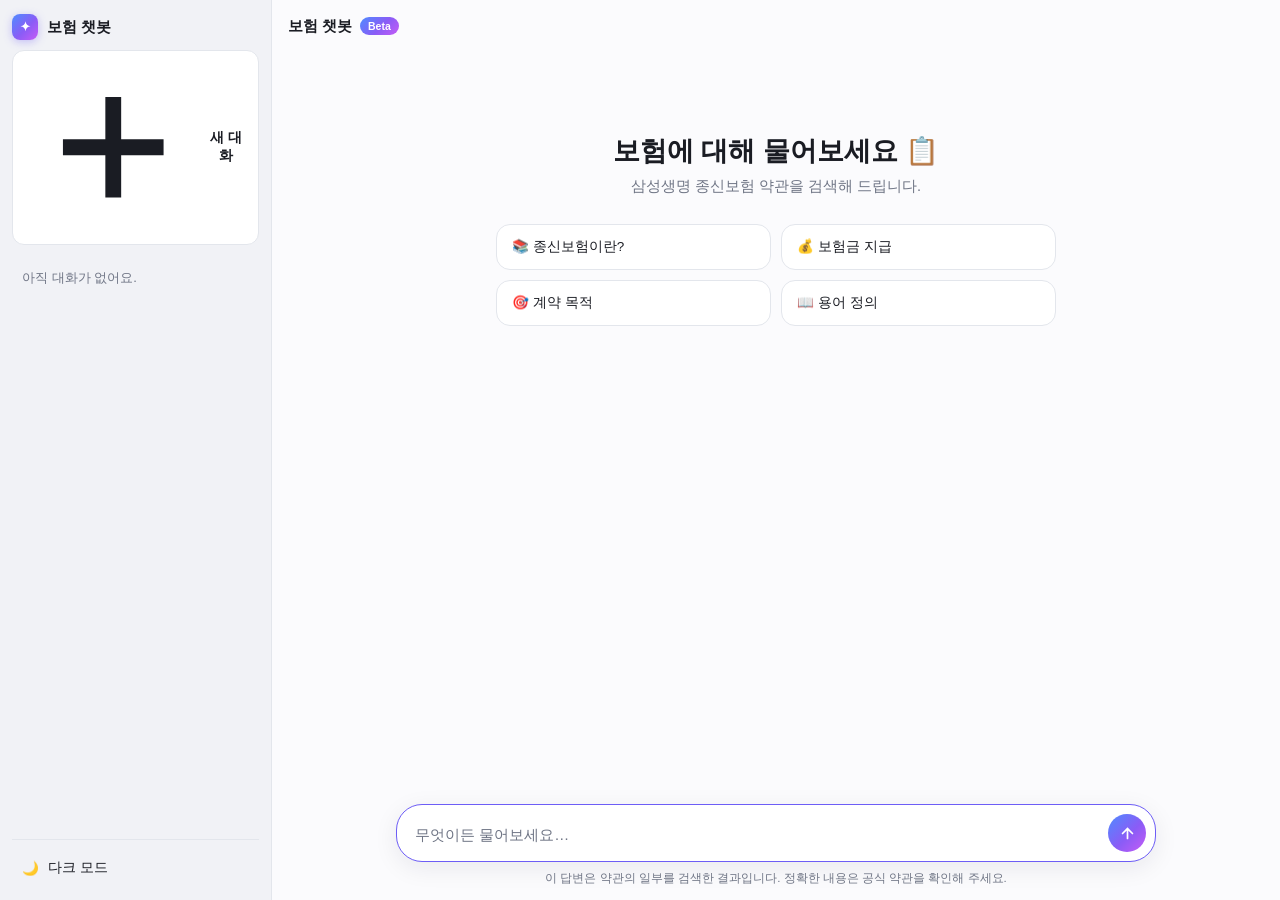
<file: insurance-chatbot.html>
<!DOCTYPE html>
<html lang="ko" data-theme="light">
<head>
  <meta charset="UTF-8">
  <meta name="viewport" content="width=device-width, initial-scale=1.0, viewport-fit=cover">
  <title>보험 챗봇 · Insurance Q&A</title>
  <style>
    :root {
      --bg: #fbfbfd;
      --sidebar-bg: #f1f2f6;
      --surface: #ffffff;
      --surface-2: #eef0f5;
      --border: #e3e6ec;
      --text: #1a1c23;
      --text-2: #6f7585;
      --accent: #6d5df6;
      --accent-grad: linear-gradient(135deg, #4e8cff 0%, #8a5cf6 55%, #c65cf6 100%);
      --user-bubble: #e9ecff;
      --user-text: #262a45;
      --code-bg: #11131a;
      --code-text: #e7e9f0;
      --shadow: 0 6px 24px rgba(24, 28, 45, 0.08);
      --radius: 14px;
    }

    [data-theme="dark"] {
      --bg: #131417;
      --sidebar-bg: #0e0f12;
      --surface: #1b1c21;
      --surface-2: #24262d;
      --border: #2a2d35;
      --text: #ecedf1;
      --text-2: #9aa1ad;
      --user-bubble: #2b2e4a;
      --user-text: #e8eaff;
      --code-bg: #0b0c10;
      --code-text: #e7e9f0;
      --shadow: 0 8px 28px rgba(0, 0, 0, 0.4);
    }

    * { box-sizing: border-box; }
    html, body { height: 100%; margin: 0; }
    body {
      font-family: "Apple SD Gothic Neo", "Malgun Gothic", "Noto Sans KR", sans-serif;
      font-size: 15px;
      color: var(--text);
      background: var(--bg);
      -webkit-font-smoothing: antialiased;
    }

    button { font-family: inherit; cursor: pointer; border: none; background: none; color: inherit; }
    :focus-visible { outline: 2px solid var(--accent); outline-offset: 2px; }

    .app {
      display: flex;
      height: 100dvh;
      overflow: hidden;
    }

    .main {
      flex: 1;
      display: flex;
      flex-direction: column;
      min-width: 0;
      background: var(--bg);
    }

    /* 사이드바 */
    .sidebar {
      width: 272px;
      flex-shrink: 0;
      display: flex;
      flex-direction: column;
      background: var(--sidebar-bg);
      border-right: 1px solid var(--border);
      padding: 14px 12px;
      gap: 10px;
    }

    .sidebar-head { display: flex; align-items: center; justify-content: space-between; gap: 9px; }
    .brand { display: flex; align-items: center; gap: 9px; font-weight: 700; font-size: 15px; }
    .spark { width: 26px; height: 26px; border-radius: 8px; background: var(--accent-grad); display: grid; place-items: center; box-shadow: 0 2px 8px rgba(110, 92, 246, 0.35); }
    .spark svg { width: 15px; height: 15px; fill: #fff; }

    .new-chat-btn { display: flex; align-items: center; gap: 8px; padding: 10px 14px; border-radius: 12px; background: var(--surface); border: 1px solid var(--border); font-size: 14px; font-weight: 600; width: 100%; }
    .new-chat-btn:hover { box-shadow: var(--shadow); }

    .chat-list { flex: 1; overflow-y: auto; display: flex; flex-direction: column; gap: 2px; padding: 4px 0; }
    .chat-item { padding: 9px 10px; border-radius: 10px; font-size: 13.5px; width: 100%; text-align: left; transition: background 0.1s ease; }
    .chat-item:hover { background: var(--surface-2); }
    .chat-item.active { background: var(--surface-2); font-weight: 600; }

    .sidebar-foot { border-top: 1px solid var(--border); padding-top: 10px; }
    .foot-btn { display: flex; align-items: center; gap: 9px; width: 100%; padding: 9px 10px; border-radius: 10px; font-size: 13.5px; }
    .foot-btn:hover { background: var(--surface-2); }

    /* 상단바 */
    .topbar { display: flex; align-items: center; gap: 10px; padding: 10px 16px; min-height: 52px; }
    .model-badge { font-size: 14.5px; font-weight: 700; display: flex; align-items: center; gap: 8px; }
    .badge { font-size: 10.5px; font-weight: 700; padding: 3px 8px; border-radius: 999px; background: var(--accent-grad); color: #fff; }

    /* 채팅 영역 */
    .chat-scroll { flex: 1; overflow-y: auto; scroll-behavior: smooth; }
    .messages { max-width: 760px; margin: 0 auto; padding: 12px 20px 24px; display: flex; flex-direction: column; gap: 22px; }

    .empty-state { max-width: 700px; margin: 0 auto; padding: 9vh 24px 30px; text-align: center; }
    .empty-state.hidden { display: none; }
    .greeting { font-size: 27px; font-weight: 700; margin: 0 0 8px; }
    .greeting-sub { font-size: 14.5px; color: var(--text-2); margin: 0 0 28px; }

    .chips { display: grid; grid-template-columns: repeat(2, minmax(0, 1fr)); gap: 10px; max-width: 560px; margin: 0 auto; }
    .chip { padding: 13px 15px; border-radius: 14px; background: var(--surface); border: 1px solid var(--border); font-size: 13.5px; text-align: left; transition: transform 0.12s ease; }
    .chip:hover { transform: translateY(-2px); box-shadow: var(--shadow); }

    /* 메시지 */
    .msg { display: flex; gap: 12px; animation: rise 0.25s ease both; }
    @keyframes rise { from { opacity: 0; transform: translateY(8px); } to { opacity: 1; } }

    .msg.user { justify-content: flex-end; }
    .msg.user .msg-content { max-width: 80%; background: var(--user-bubble); color: var(--user-text); padding: 11px 16px; border-radius: 18px 18px 5px 18px; }

    .avatar { flex-shrink: 0; width: 30px; height: 30px; border-radius: 50%; background: var(--accent-grad); display: grid; place-items: center; margin-top: 2px; box-shadow: 0 2px 8px rgba(110, 92, 246, 0.3); }
    .avatar svg { width: 15px; height: 15px; fill: #fff; }
    .avatar.thinking { animation: pulse 1.2s ease-in-out infinite; }
    @keyframes pulse { 0%, 100% { transform: scale(1); } 50% { transform: scale(0.88); } }

    .msg-body { flex: 1; min-width: 0; }
    .msg-content { line-height: 1.7; word-break: break-word; }
    .msg-content p { margin: 0 0 10px; }
    .msg-content p:last-child { margin-bottom: 0; }
    .msg-content h3, .msg-content h4 { margin: 16px 0 8px; }
    .msg-content ul, .msg-content ol { margin: 4px 0 12px; padding-left: 22px; }
    .msg-content li { margin: 4px 0; }
    .msg-content strong { font-weight: 700; }
    .msg-content .ic { font-family: monospace; font-size: 13px; background: var(--surface-2); border: 1px solid var(--border); padding: 1.5px 6px; border-radius: 6px; }

    .code-block { margin: 12px 0; border-radius: 12px; overflow: hidden; background: var(--code-bg); border: 1px solid var(--border); }
    .code-head { font-size: 11px; font-weight: 600; color: #8b93a5; padding: 8px 14px; border-bottom: 1px solid rgba(255, 255, 255, 0.07); }
    .code-block pre { margin: 0; padding: 14px; overflow-x: auto; }
    .code-block code { font-family: monospace; font-size: 13px; line-height: 1.6; color: var(--code-text); }

    .cursor { display: inline-block; width: 7px; height: 15px; margin-left: 2px; vertical-align: -2px; border-radius: 2px; background: var(--accent); animation: blink 1s steps(2, start) infinite; }
    @keyframes blink { to { visibility: hidden; } }

    .typing { display: inline-flex; gap: 5px; }
    .typing span { width: 7px; height: 7px; border-radius: 50%; background: var(--text-2); animation: bounce 1.2s ease-in-out infinite; }
    .typing span:nth-child(2) { animation-delay: 0.15s; }
    .typing span:nth-child(3) { animation-delay: 0.3s; }
    @keyframes bounce { 0%, 60%, 100% { transform: translateY(0); opacity: 0.5; } 30% { transform: translateY(-5px); opacity: 1; } }

    /* 입력창 */
    .composer-wrap { padding: 8px 16px 14px; background: linear-gradient(to top, var(--bg) 70%, transparent); }
    .composer { max-width: 760px; margin: 0 auto; display: flex; align-items: flex-end; gap: 8px; background: var(--surface); border: 1.5px solid var(--border); border-radius: 26px; padding: 9px 9px 9px 18px; box-shadow: var(--shadow); }
    .composer:focus-within { border-color: var(--accent); }

    .composer textarea { flex: 1; resize: none; border: none; outline: none; background: transparent; color: var(--text); font-family: inherit; font-size: 15px; line-height: 1.55; max-height: 180px; padding: 6px 0; }
    .composer textarea::placeholder { color: var(--text-2); }

    .send-btn { flex-shrink: 0; width: 38px; height: 38px; border-radius: 50%; background: var(--accent-grad); color: #fff; display: grid; place-items: center; transition: transform 0.12s ease; }
    .send-btn:hover:not(:disabled) { transform: scale(1.06); }
    .send-btn:disabled { background: var(--surface-2); color: var(--text-2); }
    .send-btn svg { width: 17px; height: 17px; }

    .disclaimer { max-width: 760px; margin: 9px auto 0; text-align: center; font-size: 11.5px; color: var(--text-2); }

    /* 스크롤바 */
    .chat-scroll::-webkit-scrollbar { width: 8px; }
    .chat-scroll::-webkit-scrollbar-thumb { background: var(--border); border-radius: 8px; }

    /* 반응형 */
    .icon-btn { width: 34px; height: 34px; display: grid; place-items: center; border-radius: 9px; color: var(--text-2); }
    .icon-btn:hover { background: var(--surface-2); color: var(--text); }
    .icon-btn svg { width: 18px; height: 18px; }

    .mobile-only { display: none; }
    @media (max-width: 768px) {
      .mobile-only { display: grid; }
      .sidebar { position: fixed; inset: 0 auto 0 0; z-index: 50; transform: translateX(-104%); transition: transform 0.25s ease; width: min(300px, 84vw); }
      .sidebar.open { transform: none; }
      .sidebar-backdrop { display: none; position: fixed; inset: 0; z-index: 40; background: rgba(10, 12, 20, 0.45); }
      .sidebar-backdrop.show { display: block; }
      .chips { grid-template-columns: 1fr; }
      .msg.user .msg-content { max-width: 88%; }
    }
  </style>
</head>
<body>
  <div class="app">
    <!-- 사이드바 -->
    <aside class="sidebar" id="sidebar">
      <div class="sidebar-head">
        <div class="brand">
          <span class="spark">
            <svg viewBox="0 0 24 24"><path d="M12 2c.6 4.8 3.2 7.4 8 8-4.8.6-7.4 3.2-8 8-.6-4.8-3.2-7.4-8-8 4.8-.6 7.4-3.2 8-8z"/></svg>
          </span>
          <span>보험 챗봇</span>
        </div>
        <button class="icon-btn mobile-only" id="sidebarClose" aria-label="닫기">
          <svg viewBox="0 0 24 24" fill="none" stroke="currentColor" stroke-width="2"><path d="M6 6l12 12M18 6L6 18"/></svg>
        </button>
      </div>

      <button class="new-chat-btn" id="newChatBtn">
        <svg viewBox="0 0 24 24" fill="none" stroke="currentColor" stroke-width="2.2"><path d="M12 5v14M5 12h14"/></svg>
        새 대화
      </button>

      <nav class="chat-list" id="chatList"></nav>

      <div class="sidebar-foot">
        <button class="foot-btn" id="themeToggle">
          <span id="themeIcon">🌙</span>
          <span id="themeLabel">다크 모드</span>
        </button>
      </div>
    </aside>
    <div class="sidebar-backdrop" id="backdrop"></div>

    <!-- 메인 -->
    <main class="main">
      <header class="topbar">
        <button class="icon-btn mobile-only" id="menuBtn">
          <svg viewBox="0 0 24 24" fill="none" stroke="currentColor" stroke-width="2"><path d="M4 7h16M4 12h16M4 17h16"/></svg>
        </button>
        <div class="model-badge">보험 챗봇 <span class="badge">Beta</span></div>
      </header>

      <div class="chat-scroll" id="chatScroll">
        <div class="empty-state" id="emptyState">
          <h1 class="greeting">보험에 대해 물어보세요 📋</h1>
          <p class="greeting-sub">삼성생명 종신보험 약관을 검색해 드립니다.</p>
          <div class="chips">
            <button class="chip" data-prompt="종신보험이 무엇인가요?">📚 종신보험이란?</button>
            <button class="chip" data-prompt="보험금 지급 사유는?">💰 보험금 지급</button>
            <button class="chip" data-prompt="보험계약의 목적은?">🎯 계약 목적</button>
            <button class="chip" data-prompt="용어의 정의를 알려줘">📖 용어 정의</button>
          </div>
        </div>
        <div class="messages" id="messages"></div>
      </div>

      <!-- 입력 -->
      <div class="composer-wrap">
        <form class="composer" id="composer">
          <textarea id="input" rows="1" placeholder="무엇이든 물어보세요…"></textarea>
          <button type="submit" class="send-btn" id="sendBtn">
            <svg viewBox="0 0 24 24" fill="none" stroke="currentColor" stroke-width="2.4" stroke-linecap="round"><path d="M12 19V5M5 12l7-7 7 7"/></svg>
          </button>
        </form>
        <p class="disclaimer">이 답변은 약관의 일부를 검색한 결과입니다. 정확한 내용은 공식 약관을 확인해 주세요.</p>
      </div>
    </main>
  </div>

  <script>
    // ──── 보험 데이터 (chunks.jsonl) ────
    const INSURANCE_DATA = [{"company": "삼성생명", "product": "삼성유니버설종신보험(2504)(무배당,보증비용부과형)", "product_type": "종신보험", "title": "목적", "chapter": "제1관 목적 및 용어의 정의", "text": "이 보험계약(이하 “계약”이라 합니다)은 보험계약자(이하 “계약자”라 합니다)와 보험회사(이하 “회사”라 합니다) 사이에\n제3조(보험금의 지급사유)에 해당하는 피보험자의 위험을 보장하기 위하여 체결됩니다.", "keywords": ["목적", "피보험자", "보험계약자", "기타"], "query_aliases": ["목적은 어떻게 되나요", "종신보험에서 목적에 대해 알려주세요"]}, {"company": "삼성생명", "product": "삼성유니버설종신보험(2504)(무배당,보증비용부과형)", "product_type": "종신보험", "title": "용어의 정의", "chapter": "제1관 목적 및 용어의 정의", "text": "이 계약에서 사용되는 용어의 정의는, 이 계약의 다른 조항에서 달리 정의되지 않는 한 다음과 같습니다.\n1. 계약관계 관련 용어\n가. 계약자: 회사와 계약을 체결하고 보험료를 납입할 의무를 지는 사람을 말합니다.\n나. 보험수익자: 보험금 지급사유가 발생하는 때에 회사에 보험금을 청구하여 받을 수 있는 사람을 말합니다.\n다. 보험증권: 계약의 성립과 그 내용을 증명하기 위하여 회사가 계약자에게 드리는 증서를 말합니다.\n라. 진단계약: 계약을 체결하기 위하여 피보험자가 건강진단을 받아야 하는 계약을 말합니다.\n마. 피보험자: 보험사고의 대상이 되는 사람을 말합니다.\n2. 지급사유 관련 용어\n가. 재해: (별표3) 재해분류표에서 정한 재해를 말합니다.\n나. 장해: (별표4) 장해분류표에서 정한 기준에 따른 장해상태를 말합니다.\n다. 중요한 사항: 계약 전 알릴 의무와 관련하여 회사가 그 사실을 알았더라면 계약의 청약을 거절하거나 보험가입\n금액 한도 제한, 일부 보장 제외, 보험금 삭감, 보험료 할증과 같이 조건부로 승낙하는 등 계약 승낙에 영향을\n미칠 수 있는 사항을 말합니다.\n3. 지급금과 이자율 관련 용어\n가. 연단위 복리: 회사가 지급할 금액에 이자를 줄 때 1년마다 마지막 날에 그 이자를 원금에 더한 금액을 다음 1년\n의 원금으로 하는 이자 계산방법을 말합니다.\n설명\n<연단위 복리 예시>\n원금 100원, 연간 10% 이자율 적용 시 연단위 복리로 계산한 2년 시점의 총 이자금액\n∙ 1년차 이자 = 100원 ×10% = 10원\n원금\n∙ 2년차 이자 = (100원 + 10원) ×10% = 11원\n원금    1년차 이자\n→ 2년 시점의 총 이자금액 = 10원 + 11원 = 21원\n나. 평균공시이율: 전체 보험회사 공시이율의 평균으로, 이 계약 체결 시점의 평균공시이율을 말하며 평균공시이\n율은 금융감독원 홈페이지(www.fss.or.kr)에서 확인할 수 있습니다. 평균공시이율은 이 계약의 계약자적립액\n에 대한 적립이율인 공시이율과 다릅니다. [제32조의2(공시이율의 적용 및 공시) 참조]\n다. 적용이율 : 보험료를 산출할 때 적용하는 이율을 말합니다.\n라. 해약환급금: 계약이 해지되는 때에 회사가 계약자에게 돌려주는 금액을 말합니다.\n4. 기간과 날짜 관련 용어\n가. 보험기간: 계약에 따라 보장을 받는 기간을 말합니다.\n나. 영업일: 회사가 영업점에서 정상적으로 영업하는 날을 말하며, 토요일, “관공서의 공휴일에 관한 규정”에 따른\n공휴일과 근로자의 날을 제외합니다.\n다. 연계약해당일: 계약일부터 1년마다 돌아오는 매년의 계약해당일을 말합니다. 다만, 해당 연도의 계약해당일이\n\n없는 경우에는 해당 월의 마지막 날을 연계약해당일로 합니다.\n설명\n<해당 연도의 계약해당일이 없는 경우 예시>\n계약일이 2020년 2월 29일인 경우 차년도 연계약해당일은 2021년 2월 28일입니다.\n라. 월계약해당일 : 계약일부터 1개월마다 돌아오는 매월의 계약해당일을 말합니다. 다만, 해당 월의 계약해당일\n이 없는 경우에는 해당 월의 마지막 날을 월계약해당일로 합니다.\n설명\n<해당 월의 계약해당일이 없는 경우 예시>\n계약일이 2021년 1월 29일인 경우 돌아오는 월의 월계약해당일은 2021년 2월 28일입\n니다.", "keywords": ["용어의 정의", "보험금 지급사유", "보험금 지급", "해약환급금", "계약자적립액", "공시이율", "계약 전 알릴 의무", "보험수익자", "피보험자", "고의"], "query_aliases": ["용어의 정의는 어떻게 되나요", "종신보험에서 용어의 정의에 대해 알려주세요"]}, {"company": "삼성생명", "product": "삼성유니버설종신보험(2504)(무배당,보증비용부과형)", "product_type": "종신보험", "title": "용어의 정의2", "chapter": "제1관 목적 및 용어의 정의", "text": "이 계약에서 사용되는 용어의 정의는, 이 계약의 다른 조항에서 달리 정의되지 않는 한 다음과 같습니다.\n1. 기본보험료\n계약을 체결할 때 보험료 납입기간 동안 매월 계속 납입하기로 한 월납보험료(일시납계약의 경우 일시납보험료)\n로서, 이 보험의 산출방법서에서 정한 방법에 따라 산출된 보험료를 말합니다.\n다만, 납입보험료 합계액이 기본보험료 총액 이하인 경우의 보험료는 기본보험료로 봅니다. 여기서 \"기본보험료\n총액\"이란 보험기간 중 납입하기로 정한 기본보험료의 합계액을 말하며, 이하 같습니다.\n용어\n해설\n<산출방법서>\n\"보험료 및 해약환급금 산출방법서\"로서 이 보험의 보험료, 계약자적립액, 해약환급금 등이 적정하\n게 계산될 수 있도록 산출기초율(적용이율, 계약체결비용, 계약관리비용, 위험률 등)을 사용하여 계\n산한 방법을 기재한 기초서류를 말하며, 이하 같습니다.\n2. 추가납입보험료\n가. 일시납\n계약일 이후 1개월이 지난 후부터 보험기간 중 기본보험료(일시납보험료) 이외에 추가로 납입하는 보험료를 말\n합니다.\n나. 월납\n보험기간 중 납입하기로 정한 기본보험료 총액을 초과하여 추가로 납입하는 보험료를 말합니다.\n3. 보험료 납입한도\n가. 기본보험료와 추가납입보험료를 합하여 보험기간 중 납입할 수 있는 보험료 총한도는 기본보험료 총액의\n200% 이내로 합니다. 단, 월납의 경우 제32조의3(계약자적립액의 인출)에 따른 인출금액(이하 “중도인출금\n액”이라 합니다)이 있을 경우에는 해당 중도인출금액만큼 추가로 납입 가능합니다.\n연간납입한도는 시중금리 등 금융환경에 따라 매년 아래의 한도 내에서 정하며, 특약보험료는 보험료 납입한\n도에서 제외합니다.\n일시납 : 일시납 기본보험료 × 10%(단, 초년도는 일시납 기본보험료×110%)\n월  납\n- 보험료 납입경과기간 2년(24회 납입) 이내         : 「월납 기본보험료 ×12×100%」\n- 보험료 납입경과기간 2년(24회 납입)이 지난 후 : 「월납 기본보험료 ×12×200%」\n다만, 전년도까지의 납입보험료 총액이 전년도까지 기본보험료의 200% 미만인 경우에는 그 차액\n만큼을 당해연도에 추가하여 납입할 수 있으며, 중도인출금액이 있을 경우에는 해당 중도인출금액\n만큼(단, 매년 ‘월납 기본보험료×12×200%’ 한도) 추가로 보험료를 납입할 수 있습니다.\n나. ‘가’목에서 시중금리에 따라 보험료의 연간납입한도를 축소하는 경우는 국고채수익률이 이 계약의 공시이율\n의 최저보증이율(가입 후 10년 이내에는 연복리 1.0%, 10년을 초과한 경우에는 연복리 0.5%) 이하로 하락하\n여 3개월 이상 계속 하회하는 경우에 한합니다. 단, 국고채수익률은 한국금융투자협회가 매일 공시하는 5년만\n기 국고채권의 최종호가수익률로 합니다.\n\n다. 보험료 납입한도를 별도로 정하지 않을 경우 ‘가’목의 한도를 적용합니다.\n4. 월대체보험료\n가. 일시납\n해당 월의 보험금 및 해약환급금 등을 보장하기 위한 보험료 및 계약관리비용 중 유지관련비용(납입기간후)의\n합계액을 말하며, 월대체보험료는 보험기간 중 월계약해당일에 해약환급금에서 공제합니다. 단, 계약체결비용,\n계약관리비용 중 기타비용 및 납입보험료에 대한 최저해약환급금 보증비용은 기본보험료 납입시 공제합니다.\n여기서 \"보험금 및 해약환급금 등을 보장하기 위한 보험료\"란 위험보험료, 최저사망보험금 보증비용 및 최저해\n약환급금 보증비용을 말하며, 월대체보험료를 공제하는 \"해약환급금\"은 보험계약대출의 원금과 이자를 차감한\n금액으로 특약의 해약환급금은 제외된 금액입니다.\n나. 월납\n⑴ 계약일부터 보험료 납입경과기간 2년(24회 납입)이내\n해당 월의 보험금 및 해약환급금 등을 보장하기 위한 보험료, 계약체결비용, 계약관리비용 및 특약보험료의\n합계액을 말하며, 해당 월의 기본보험료를 납입 시 계약자적립액에서 공제합니다. 다만, 기본보험료를 해당\n월계약해당일 이전에 납입 시에는 해당 월계약해당일에 계약자적립액에서 공제합니다.\n여기서 \"보험금 및 해약환급금 등을 보장하기 위한 보험료\"란 위험보험료, 최저사망보험금 보증비용 및\n최저해약환급금 보증비용, 보험료 납입면제 부분을 말하며, \"특약보험료\"의 경우 보험료의 납입이 면제된\n특약의 보험료는 제외합니다.\n⑵  보험기간 중 보험료 납입경과기간 2년(24회 납입)이 지난 후\n해당 월의 보험금 및 해약환급금 등을 보장하기 위한 보험료, 계약체결비용, 계약관리비용 중 유지관련비용\n및 특약보험료의 합계액을 말합니다. 월대체보험료는 월계약해당일에 해약환급금에서 공제하며, 계약관리\n비용 중 기타비용은 보험료 납입 시 공제합니다.\n여기서 \"보험금 및 해약환급금 등을 보장하기 위한 보험료\"란 위험보험료, 최저사망보험금 보증비용 및 최\n저해약환급금 보증비용, 보험료 납입면제 부분을 말하며, \"특약보험료\"는 계약관리비용 중 기타비용을 제외\n한 금액으로 보험료의 납입이 면제된 특약의 보험료는 제외합니다. 또한, 월대체보험료를 공제하는 \"해약환\n급금\"은 보험계약대출의 원금과 이자를 차감한 금액으로 특약의 해약환급금은 제외된 금액입니다.\n다만, 해당 월까지 납입한 보험료 합계액(단, 추가납입보험료 제외)이 해당 월까지 납입하기로 한 기본보험\n료(특약보험료 포함) 이상임에도 불구하고 해당 월의 기본보험료를 월계약해당일보다 늦게 납입하는 등의\n사유로 해약환급금에서 월대체보험료를 충당하지 못하는 계약은 월계약해당일에 계약자적립액에서 공제합\n니다. 여기서 \"해약환급금에서 월대체보험료를 충당하지 못하는 계약\"은 보험계약대출의 원금과 이자의 잔\n액이 없고 계약자적립액의 인출을 하지 않은 경우에 한합니다.\n설명\n<월납계약 월대체보험료 공제 예시>\n예1) 계약일 : 8월 15일, 보험료 납입일 : 매월 20일\n→ 2년 이내 매월 20일, 2년 이후 매월 15일 월대체보험료 공제\n예2) 계약일 : 8월 15일, 보험료 납입일 : 매월 10일\n→ 기간에 상관없이 매월 15일 월대체보험료 공제\n다. 추가납입보험료의 계약관리비용 등은 보험료 납입 시에 공제합니다.\n5. 이미 납입한 보험료\n가. 계약자가 회사에 납입한 기본보험료 및 추가납입보험료의 합계액으로 중도인출금액이 있었을 경우 중도인출\n금액을 차감한 금액을 말하며, 특약보험료는 제외된 금액입니다. 다만, 계약자가 보험가입금액을 감액하거나\n제44조의2(사망보험금 연금선지급금 지급에 관한 사항)에 따라 보험가입금액을 자동감액한 경우 이미 납입\n한 보험료는 제20조(계약내용의 변경 등) 제5항에 따라 계산된 이미 납입한 보험료와 해당 감액 이후 납입된\n보험료의 합계를 말합니다.\n나. 제4조(보험금 지급에 관한 세부 규정) 제1항에 따라 보험료 납입이 면제된 경우에는 보험료 납입기간 동안(단,\n보험료의 납입이 면제된 이후 기간에 한합니다) 정상적으로 기본보험료가 납입된 것으로 보고 ‘가’목에 따라\n계산한 금액을 말합니다.\n6. 계약자적립액\n납입보험료에서 월대체보험료 및 중도인출금액 등을 공제한 금액을 이 계약의 「공시이율」로 일자계산에 의하여\n\n적립한 금액을 말하며, 세부적인 내용은 산출방법서에서 정한 방법에 따릅니다.\n7. 예정계약자적립액\n납입보험료에서 월대체보험료 및 중도인출금액 등을 공제한 금액을 이 계약의 「적용이율」로 일자계산에 의하여\n적립한 금액을 말하며, 세부적인 내용은 산출방법서에서 정한 방법에 따릅니다.\n8. 기본보험금\n보험가입금액을 말합니다. 단, 중도인출 시에는 인출전 기본보험금에서 중도인출금액을 차감하며, 납입보험료 총\n액(특약보험료 포함)이 기본보험료(특약보험료 포함)를 매월 정상적으로 납입한 것으로 가정한 금액보다 큰 경우\n에는 초과납입액만큼 더합니다.\n9. 최저사망보험금\n향후 공시이율에 관계없이 최저로 보장해주는 사망보험금으로서 제8호에서 정한 「기본보험금」과 제5호에서 정\n한 이미 납입한 보험료 중 큰 금액을 말합니다. 향후 공시이율이 지속적으로 하락하더라도, “최저해약환급금”이\n‘0’보다 큰 기간까지 최저사망보험금을 보장합니다. 다만, 제26조[보험료의 납입이 연체되는 경우 납입최고(독촉)\n와 계약의 해지]에 따라 계약이 해지되는 경우에는 최저사망보험금을 보증하지 않습니다.\n10. 최저해약환급금\n향후 공시이율에 관계없이 보장하는 최저한도의 해약환급금으로서 예정계약자적립액에서 이미 지출한 계약체결\n비용 해당액을 차감한 금액을 말합니다.\n11. 최저사망보험금 보증비용\n공시이율에 관계없이 최저사망보험금의 지급을 보증하는데 소요되는 비용을 말합니다.\n12. 최저해약환급금 보증비용\n공시이율에 관계없이 최저해약환급금의 지급을 보증하는데 소요되는 비용을 말합니다.\n13. 유지보너스 금액(월납 계약에 한함)\n가. 유지보너스 금액은 이 계약의 사업방법서에서 정한 방법에 따라 보험가입금액이 8천만원 이상인 고액계약에\n대해 기본보험료의 일정비율을 유지보너스 발생일에 추가납입보험료에 의한 계약자적립액에 가산하는 금액\n을 말하며, 별표2(보너스 금액 기준표)와 같이 계산합니다. 다만, 보험기간 중 계약자가 제20조(계약내용의 변\n경 등) 제3항에 따라 보험가입금액을 감액하거나 제44조의2(사망보험금 연금선지급금 지급에 관한 사항)에\n따라 보험가입금액을 자동감액한 경우에는 감액된 보험가입금액을 기준으로 이를 적용합니다.\n나. 유지보너스 발생일에 해약환급금에서 월대체보험료를 충당할 수 없게 된 경우 유지보너스 금액을 유지보너스\n발생일에 추가납입보험료에 의한 계약자적립액에 가산하지 않으며, 보험료의 납입 등으로 월대체보험료 충당\n이 가능한 때 가산합니다. 여기서 \"해약환급금\"은 보험계약대출의 원금과 이자를 차감한 금액으로 특약의 해\n약환급금은 제외된 금액입니다\n용어\n해설\n< 유지보너스 발생일 >\n계약일부터 각각의 경과시점(3년, 5년, 10년, 20년 및 보험료 납입기간 등)의 직전 월계약해당일을\n말하며, 보험료 납입기간별로 별표2(보너스 금액 기준표)에서 정한 날로 합니다.\n14. 유지보너스 적립액(월납 계약에 한함)\n유지보너스 발생일에 제13호의 유지보너스 금액을 추가납입보험료에 의한 계약자적립액에 가산하기 위해 회사\n가 적립하는 금액으로 산출방법서에서 정한 방법에 따라 계산한 금액을 말합니다.\n15. 납입보너스 금액(월납 계약에 한함)\n가. 납입보너스 금액은 이 계약의 사업방법서에서 정한 방법에 따라 계약일부터 2년이 지난 후 납입하는 보험료의\n일정 비율을 납입보너스 발생일에 추가납입보험료에 의한 계약자적립액에 가산하는 금액을 말하며 별표2(보\n너스 금액 기준표)와 같이 계산합니다.\n나. 납입보너스 발생일에 해약환급금에서 월대체보험료를 충당할 수 없게 된 경우 납입보너스 금액을 납입보너스\n발생일에 추가납입보험료에 의한 계약자적립액에 가산하지 않으며, 보험료의 납입 등으로 월대체보험료 충당\n이 가능한 때 가산합니다. 여기서 \"해약환급금\"은 보험계약대출의 원금과 이자를 차감한 금액으로 특약의 해\n약환급금은 제외된 금액입니다.\n\n용어\n해설\n<납입보너스 발생일>\n계약일부터 피보험자의 100세 연계약해당일까지의 기간 중 계약일을 기준으로 매 5년 경과 시점\n의 연계약해당일을 말합니다. 단, 직전 납입보너스 발생일부터 5년이 경과되기 전에 피보험자의\n100세 연계약해당일이 도래할 경우 납입보너스 발생일은 피보험자의 100세 연계약해당일로 합니\n다.\n16. 납입보너스 적립액(월납 계약에 한함)\n납입보너스 발생일에 제15호의 납입보너스 금액을 추가납입보험료에 의한 계약자적립액에 가산하기 위해 회사\n가 적립하는 금액으로 산출방법서에서 정한 방법에 따라 계산한 금액을 말합니다.", "keywords": ["용어의 정의2", "사망보험금", "최저사망보험금", "보험금 지급", "보험료 납입", "보험료 납입면제", "납입최고", "해약환급금", "계약자적립액", "중도인출"], "query_aliases": ["용어의 정의2는 어떻게 되나요", "종신보험에서 용어의 정의2에 대해 알려주세요"]}, {"company": "삼성생명", "product": "삼성유니버설종신보험(2504)(무배당,보증비용부과형)", "product_type": "종신보험", "title": "보험금의 지급사유", "chapter": "제2관 보험금의 지급", "text": "회사는 피보험자가 보험기간(종신) 중 사망하였을 경우에는 보험수익자에게 약정한 사망보험금(별표1 “보험금 지급기\n준표” 참조)을 지급합니다.", "keywords": ["보험금의 지급사유", "사망보험금", "보험금 지급", "보험수익자", "피보험자"], "query_aliases": ["보험금의 지급사유는 어떻게 되나요", "종신보험에서 보험금의 지급사유에 대해 알려주세요", "보험금은 언제 지급되나요"]}, {"company": "삼성생명", "product": "삼성유니버설종신보험(2504)(무배당,보증비용부과형)", "product_type": "종신보험", "title": "보험금 지급에 관한 세부 규정", "chapter": "제2관 보험금의 지급", "text": "▶ 다음은 보험료 납입 면제 사유에 관한 설명입니다.\n① 보험료 납입기간 중 피보험자가 장해분류표(별표4 참조) 중 동일한 재해 또는 재해 이외의 동일한 원인으로 여러 신\n체부위의 장해지급률을 더하여 50%이상인 장해상태가 되었을 때에는 차회 이후의 기본보험료 납입을 면제합니다. 이\n때, 기본보험료의 납입이 면제된 경우에는 차회 이후부터 보험료 납입기간 종료일까지 매월 월계약해당일에 정상적으\n로 기본보험료가 납입된 것으로 보고 계약자적립액 및 예정계약자적립액을 계산합니다. 다만, 보험료의 납입이 면제되\n기 이전에 보험료 납입 지연, 제24조(제2회 이후 보험료의 납입) 제1항에 따른 보험료 납입 일시중지 또는 계약자적립\n액의 인출 등이 있는 경우에는 제26조[보험료의 납입이 연체되는 경우 납입최고(독촉)와 계약의 해지]에 따라 계약이\n해지될 수 있습니다.\n▶ 다음은 보험금 지급 관련 특이 사항에 관한 설명입니다.\n② 제3조(보험금의 지급사유)의“사망”에는 보험기간에 다음 어느 하나의 사유가 발생한 경우를 포함합니다.\n1. 실종선고를 받은 경우: 법원에서 인정한 실종기간이 끝나는 때에 사망한 것으로 봅니다.\n용어\n해설\n<실종선고>\n어떤 사람의 생사불명 상태가 일정기간 이상 계속될 때 일정절차에 따라 법원이 사망한 것으로 인\n정하는 제도\n2. 관공서에서 수해, 화재나 그 밖의 재난을 조사하고 사망한 것으로 통보하는 경우: 가족관계등록부에 기재된 사망\n연월일을 기준으로 합니다.\n③ 보험기간 중 「연명의료결정법」에 따른 연명의료를 받던 피보험자가 「연명의료결정법」에 따른 연명의료중단등결정\n및 그 이행으로 보험기간 중 사망하는 경우 피보험자가 실제 사망한 시점을 사망일로 보고 제3조(보험금의 지급사유)에\n서 정한 사망보험금을 지급합니다. 여기서 「연명의료결정법」이란 「호스피스∙완화의료 및 임종과정에 있는 환자의 연명\n의료 결정에 관한 법률」을 말합니다. 다만, 연명의료의 시행사유가 계약자, 피보험자 또는 보험수익자가 고의로 피보험\n자를 해친 결과인 경우에는 제5조(보험금을 지급하지 않는 사유)를 따릅니다.\n▶ 다음은 장해지급률에 관한 설명입니다.\n④ 이 계약에서 「동일한 재해」의 경우 하나의 사고로 인한 재해를 말합니다.\n⑤ 이 계약에서 보장의 대상이 되는 재해는 보험기간 중 발생한 재해에 한합니다.\n⑥ 제1항에서 장해지급률이 재해일 또는 질병의 진단 확정일부터 180일 이내에 확정되지 않는 경우에는 재해일 또는\n진단 확정일부터 180일이 되는 날의 의사 진단에 기초하여 향후 고정(계속 유지)될 것으로 인정되는 장해상태를 장해\n지급률로 결정합니다. 다만, 장해분류표(별표4 참조)에 장해판정시기를 별도로 정한 경우에는 그에 따릅니다.\n⑦ 제1항의 경우 장해상태가 영구히 고정된 증상은 아니지만 치료 종결 후 한시적으로 나타나는 장해(이하 “한시장해”\n\n라 합니다)에 대하여는 그 기간이 5년 이상인 경우 해당 장해지급률의 20%를 한시장해의 장해지급률로 정합니다.\n⑧ 제6항 및 제7항에 따라 장해지급률이 결정되었으나 그 이후 보장받을 수 있는 기간에 장해상태가 더 악화된 때에는\n그 악화된 장해상태를 기준으로 장해지급률을 결정합니다. 여기서 \"보장 받을 수 있는 기간\"은 계약의 효력이 없어진 경\n우 다음과 같습니다.\n1. 보험기간이 10년 이상인 계약 : 재해일 또는 진단 확정일부터 2년 이내\n2. 보험기간이 10년 미만인 계약 : 재해일 또는 진단 확정일부터 1년 이내\n⑨ 제1항의 경우 하나의 장해가 관찰방법에 따라서 장해분류표(별표4 참조) 상 2가지 이상의 신체부위에서 장해로 평\n가되는 경우에는 그중 높은 장해지급률을 적용합니다. 또한, 하나의 장해가 다른 장해와 통상 파생하는 관계에 있는 경\n우에는 그중 높은 장해지급률만을 적용하며, 하나의 장해로 둘 이상의 파생장해가 발생하는 경우 각 파생장해의 장해지\n급률을 합산한 장해지급률과 최초 장해의 장해지급률을 비교하여 그 중 높은 장해지급률을 적용합니다.\n⑩ 제1항의 경우 동일한 재해 또는 재해 이외의 동일한 원인으로 2가지 이상의 장해가 생긴 때에는 각각에 해당하는 장\n해지급률을 더하여 최종 장해지급률을 결정합니다. 다만, 장해분류표(별표4 참조)의 각 신체부위별 판정기준에서 별도\n로 정한 경우에는 그 기준에 따릅니다.\n⑪ 제10항에도 불구하고 동일한 신체부위에 장해분류표(별표4 참조)상의 2가지 이상의 장해가 발생한 경우에는 더하\n지 않고 그 중 높은 장해지급률을 적용합니다. 다만, 장해분류표(별표4 참조)의 각 신체부위별 판정기준에서 별도로 정\n한 경우에는 그 기준에 따릅니다.\n⑫ 장해분류표(별표4 참조)에 해당되지 않는 장해는 신체의 장해정도에 따라 장해분류표(별표4 참조)의 구분에 준하여\n장해지급률을 결정합니다.\n▶ 다음은 보험금 지급 또는 보험료 납입 면제의 합의에 관한 설명입니다.\n⑬ 보험수익자와 회사가 제3조(보험금의 지급사유)의 보험금 지급사유에 대해 합의하지 못할 때는 보험수익자와 회사\n가 함께 제3자를 정하고 그 제3자의 의견에 따를 수 있습니다. 제3자는 의료법 제3조(의료기관)에 규정한 종합병원 소\n속 전문의 중에서 정하며, 보험금 지급사유 판정에 드는 의료비용은 회사가 전액 부담합니다.\n⑭ 계약자와 회사가 제1항의 보험료 납입면제에 대해 합의하지 못할 때는 계약자와 회사가 함께 제3자를 정하고 그 제\n3자의 의견에 따를 수 있습니다. 제3자는 의료법 제3조(의료기관)에 규정한 종합병원 소속 전문의 중에서 정하며, 보험\n료 납입면제 판정에 드는 의료비용은 회사가 전액 부담합니다.", "keywords": ["보험금 지급에 관한 세부 규정", "사망보험금", "보험금 지급사유", "보험금 지급", "보험료 납입", "보험료 납입면제", "납입최고", "계약자적립액", "보험수익자", "피보험자"], "query_aliases": ["보험금 지급에 관한 세부 규정은 어떻게 되나요", "종신보험에서 보험금 지급에 관한 세부 규정에 대해 알려주세요", "보험금은 언제 지급되나요"]}, {"company": "삼성생명", "product": "삼성유니버설종신보험(2504)(무배당,보증비용부과형)", "product_type": "종신보험", "title": "보험금을 지급하지 않는 사유", "chapter": "제2관 보험금의 지급", "text": "회사는 다음 중 어느 한 가지로 보험금 지급사유 등이 발생한 때에는 보험금을 지급하지 않거나, 보험료의 납입을 면제\n하지 않습니다.\n1. 피보험자가 고의로 자신을 해친 경우\n다만, 다음 중 어느 하나에 해당하면 보험금을 지급하거나 보험료의 납입을 면제합니다.\n가. 피보험자가 심신상실 등으로 자유로운 의사결정을 할 수 없는 상태에서 자신을 해친 경우 제3조(보험금의 지\n급사유)에서 정한 보험금 지급사유 또는 제4조(보험금 지급에 관한 세부 규정)에서 정한 보험료 납입면제사유\n가 발생한 때에는 해당 보험금을 지급하거나 보험료의 납입을 면제합니다.\n특히 그 결과 사망에 이르게 된 경우에는 제3조(보험금의 지급사유)에서 정한 사망보험금을 지급합니다.\n나. 계약의 보장개시일[부활(효력회복)계약의 경우는 부활(효력회복)청약일]부터 2년이 지난 후에 자살한 경우에\n는 제3조(보험금의 지급사유)에서 정한 사망보험금을 지급합니다.\n2. 보험수익자가 고의로 피보험자를 해친 경우\n다만, 그 보험수익자가 보험금의 일부 보험수익자인 경우에는 다른 보험수익자에 대한 보험금은 지급합니다.\n3. 계약자가 고의로 피보험자를 해친 경우", "keywords": ["보험금을 지급하지 않는 사유", "사망보험금", "보험금 지급사유", "보험금 지급", "보험료 납입", "보험료 납입면제", "부활", "효력회복", "보험수익자", "피보험자"], "query_aliases": ["보험금을 지급하지 않는 사유는 어떻게 되나요", "종신보험에서 보험금을 지급하지 않는 사유에 대해 알려주세요", "보험금이 지급되지 않는 경우는 언제인가요"]}, {"company": "삼성생명", "product": "삼성유니버설종신보험(2504)(무배당,보증비용부과형)", "product_type": "종신보험", "title": "보험금 지급사유의 발생통지", "chapter": "제2관 보험금의 지급", "text": "계약자 또는 피보험자나 보험수익자는 제3조(보험금의 지급사유)에서 정한 보험금 지급사유의 발생을 안 때에는 지체\n없이 이를 회사에 알려야 합니다.", "keywords": ["보험금 지급사유의 발생통지", "보험금 지급사유", "보험금 지급", "보험수익자", "피보험자"], "query_aliases": ["보험금 지급사유의 발생통지는 어떻게 되나요", "종신보험에서 보험금 지급사유의 발생통지에 대해 알려주세요", "보험금은 언제 지급되나요"]}, {"company": "삼성생명", "product": "삼성유니버설종신보험(2504)(무배당,보증비용부과형)", "product_type": "종신보험", "title": "보험금의 청구", "chapter": "제2관 보험금의 지급", "text": "① 보험수익자 또는 계약자는 다음의 서류 중 해당 서류를 제출하고 보험금 또는 보험료 납입면제를 청구하여야 합니다.\n1. 청구서(회사양식)\n\n2. 사고증명서(사망진단서, 장해진단서 등)\n3. 신분증(주민등록증이나 운전면허증 등 사진이 붙은 정부기관 발행 신분증, 본인이 아닌 경우에는 본인의 인감증\n명서나 본인서명사실확인서 또는 안전성과 신뢰성이 확보된 전자적 수단을 활용한 의사표시의 확인방법 포함)\n4. 기타 보험수익자 또는 계약자가 보험금 수령 또는 보험료 납입면제 청구에 필요하여 제출하는 서류\n② 제1항 제2호의 사고증명서는 의료법 제3조(의료기관)에서 규정한 국내의 병원이나 의원 또는 국외의 의료관련법에\n서 정한 의료기관에서 발급한 것이어야 합니다.", "keywords": ["보험금의 청구", "보험료 납입", "보험료 납입면제", "보험수익자", "보험금 청구"], "query_aliases": ["보험금의 청구는 어떻게 되나요", "종신보험에서 보험금의 청구에 대해 알려주세요"]}, {"company": "삼성생명", "product": "삼성유니버설종신보험(2504)(무배당,보증비용부과형)", "product_type": "종신보험", "title": "보험금의 지급절차", "chapter": "제2관 보험금의 지급", "text": "① 회사는 제7조(보험금의 청구)에서 정한 서류를 접수한 때에는 접수증을 드리고 휴대전화 문자메시지 또는 전자우편\n등으로도 송부하며, 그 서류를 접수한 날부터 3영업일 이내에 보험금을 지급하거나 보험료의 납입을 면제합니다. 다만,\n보험금 지급사유 또는 보험료 납입면제 사유의 조사나 확인이 필요한 때에는 접수 후 10영업일 이내에 보험금을 지급\n하거나 보험료의 납입을 면제합니다.\n② 제1항에 따라 보험금을 지급할 때 보험금 지급기일의 다음 날부터 보험금 지급일까지의 기간에 대한 이자는 별표\n5(보험금을 지급할 때의 적립 이율 계산)와 같이 계산합니다.\n③ 회사가 보험금 지급사유를 조사·확인하기 위하여 제1항의 지급기일 이내에 보험금을 지급하지 못할 것으로 예상되\n는 경우에는 그 구체적인 사유, 지급예정일 및 보험금 가지급제도(회사가 추정하는 보험금의 50% 이내를 지급)에 대하\n여 피보험자 또는 보험수익자에게 즉시 통지하여 드립니다. 다만, 지급예정일은 다음 각 호의 어느 하나에 해당하는 경\n우를 제외하고는 제7조(보험금의 청구)에서 정한 서류를 접수한 날부터 30영업일 이내에서 정합니다.\n1. 소송제기\n2. 분쟁조정신청(다만, 대상기관은 금융분쟁조정위원회 또는 소비자분쟁조정위원회)\n3. 수사기관의 조사\n4. 해외에서 발생한 보험사고에 대한 조사\n5. 제5항에 따른 회사의 조사요청에 대한 동의 거부 등 계약자, 피보험자 또는 보험수익자의 책임있는 사유로 보험\n금 지급사유의 조사와 확인이 지연되는 경우\n6. 제4조(보험금 지급에 관한 세부 규정) 제13항 및 제14항에 따라 보험금 지급사유 등에 대해 제3자의 의견에 따\n르기로 한 경우\n용어\n해설\n<보험금 가지급제도>\n지급기한 내에 보험금이 지급되지 못할 것으로 판단될 경우 예상되는 보험금의 일부를 먼저 지급\n하는 제도\n④ 제3항에 의하여 추가적인 조사가 이루어지는 경우, 회사는 보험수익자의 청구에 따라 회사가 추정하는 보험금의\n50% 상당액을 가지급보험금으로 지급합니다.\n⑤ 계약자, 피보험자 또는 보험수익자는 제14조(계약 전 알릴 의무 위반의 효과)와 제1항 및 제3항의 보험금 지급사유\n조사와 관련하여 의료기관, 국민건강보험공단, 경찰서 등 관공서에 대한 회사의 서면 조사 요청에 동의하여야 합니다.\n다만, 정당한 사유없이 이에 동의하지 않을 경우에는 사실확인이 끝날 때까지 회사는 보험금 지급지연에 따른 이자를 지\n급하지 않습니다.\n⑥ 회사는 제5항의 서면조사에 대한 동의 요청 시 조사목적, 사용처 등을 명시하고 설명합니다.", "keywords": ["보험금의 지급절차", "보험금 지급사유", "보험금 지급", "보험료 납입", "보험료 납입면제", "계약 전 알릴 의무", "보험수익자", "피보험자"], "query_aliases": ["보험금의 지급절차는 어떻게 되나요", "종신보험에서 보험금의 지급절차에 대해 알려주세요", "보험금은 언제 지급되나요"]}, {"company": "삼성생명", "product": "삼성유니버설종신보험(2504)(무배당,보증비용부과형)", "product_type": "종신보험", "title": "보험금 받는 방법의 변경", "chapter": "제2관 보험금의 지급", "text": "① 계약자(보험금 지급사유 발생 후에는 보험수익자)는 회사의 사업방법서에서 정한 바에 따라 제3조(보험금의 지급사\n유)에 따른 사망보험금의 전부 또는 일부에 대하여 나누어 지급받거나 일시에 지급받는 방법으로 변경할 수 있습니다.\n② 회사는 제1항에 따라 일시에 지급할 금액을 나누어 지급하는 경우에는 나중에 지급할 금액에 대하여 평균공시이율\n을 연단위 복리로 계산한 금액을 더하며, 나누어 지급할 금액을 일시에 지급하는 경우에는 평균공시이율을 연단위 복리\n로 할인한 금액을 지급합니다.\n\n설명\n<보험금을 나누어 지급받는 경우 예시>\n예) 평균공시이율 : 2.0% 가정, 보험금 : 9천만원, 지급사유 발생 일자 : 2020년 6월 1일일 때 보험금을 일\n시에 받지 않고 3년동안 매년 동일한 금액으로 나누어 지급받는 경우\n지급일\n지급 금액\n2020년 6월 1일\n3천만원\n2021년 6월 1일\n3천만원×(1+평균공시이율 2.0%)  = 30,600,000원\n2022년 6월 1일\n3천만원×(1+평균공시이율 2.0%)2 = 31,212,000원\n총액\n91,812,000원\n※ 평균공시이율 2.0%는 예시를 위한 이율이며, 실제 지급 금액은 이 계약의 평균공시이율에 따라\n계산됩니다.", "keywords": ["보험금 받는 방법의 변경", "사망보험금", "보험금 지급사유", "보험금 지급", "공시이율", "보험수익자"], "query_aliases": ["보험금 받는 방법의 변경은 어떻게 되나요", "종신보험에서 보험금 받는 방법의 변경에 대해 알려주세요", "보험금은 언제 지급되나요"]}, {"company": "삼성생명", "product": "삼성유니버설종신보험(2504)(무배당,보증비용부과형)", "product_type": "종신보험", "title": "주소변경통지", "chapter": "제2관 보험금의 지급", "text": "① 계약자(보험수익자가 계약자와 다른 경우 보험수익자를 포함합니다)는 주소 또는 연락처가 변경된 경우에는 서면,\n전화 등을 통하여 지체 없이 그 변경 내용을 회사에 알려야 합니다.\n② 제1항에서 정한 대로 계약자 또는 보험수익자가 변경 내용을 알리지 않은 경우에는 계약자 또는 보험수익자가 회사\n에 알린 최종의 주소 또는 연락처로 등기우편 등 우편물에 대한 기록이 남는 방법으로 알린 사항은 일반적으로 도달에\n필요한 시일이 지난 때에 계약자 또는 보험수익자에게 도달된 것으로 봅니다.", "keywords": ["주소변경통지", "보험수익자", "계약 변경"], "query_aliases": ["주소변경통지는 어떻게 되나요", "종신보험에서 주소변경통지에 대해 알려주세요"]}, {"company": "삼성생명", "product": "삼성유니버설종신보험(2504)(무배당,보증비용부과형)", "product_type": "종신보험", "title": "보험수익자의 지정", "chapter": "제2관 보험금의 지급", "text": "이 계약에서 계약자가 보험수익자를 지정하지 않은 때에는 보험수익자를 피보험자의 법정상속인으로 합니다.\n용어\n해설\n<법정상속인>\n피상속인의 사망으로 인하여 민법의 규정에 의한 상속순서에 따라 상속받는 자", "keywords": ["보험수익자의 지정", "보험수익자", "피보험자"], "query_aliases": ["보험수익자의 지정은 어떻게 되나요", "종신보험에서 보험수익자의 지정에 대해 알려주세요"]}, {"company": "삼성생명", "product": "삼성유니버설종신보험(2504)(무배당,보증비용부과형)", "product_type": "종신보험", "title": "대표자의 지정", "chapter": "제2관 보험금의 지급", "text": "① 계약자 또는 보험수익자가 2명 이상인 경우에는 각 대표자를 1명 지정하여야 합니다. 이 경우 그 대표자는 각각 다른\n계약자 또는 보험수익자를 대리하는 것으로 합니다.\n② 지정된 계약자 또는 보험수익자의 소재가 확실하지 않은 경우에는 이 계약에 관하여 회사가 계약자 또는 보험수익자\n1명에 대하여 한 행위는 각각 다른 계약자 또는 보험수익자에게도 효력이 미칩니다.\n③ 계약자가 2명 이상인 경우에는 계약 전 알릴 의무, 보험료 납입의무 등 보험계약에 따른 계약자의 의무를 계약자들이\n연대(連帶)하여 부담합니다.\n용어\n해설\n<연대(連帶)>\n2인 이상의 계약자가 각자 채무의 전부를 이행할 책임을 지는 것을 말하며(지분만큼 분할하여 책임을 지\n는 것과는 다름), 계약자 1인이 책임을 이행하는 경우 나머지 계약자는 책임을 면하게 됩니다.", "keywords": ["대표자의 지정", "보험료 납입", "계약 전 알릴 의무", "보험수익자"], "query_aliases": ["대표자의 지정은 어떻게 되나요", "종신보험에서 대표자의 지정에 대해 알려주세요"]}, {"company": "삼성생명", "product": "삼성유니버설종신보험(2504)(무배당,보증비용부과형)", "product_type": "종신보험", "title": "계약 전 알릴 의무", "chapter": "제3관 계약자의 계약 전 알릴 의무 등", "text": "계약자 또는 피보험자는 청약할 때(진단계약의 경우에는 건강 진단할 때를 말합니다) 청약서에서 질문한 사항에 대하여\n알고 있는 사실을 반드시 사실대로 알려야 합니다. 이를 \"계약 전 알릴 의무”라 하며, 상법상 \"고지 의무”와 같습니다.\n다만, 진단계약에서 의료법 제3조(의료기관)의 규정에 따른 종합병원과 병원에서 직장 또는 개인이 실시한 건강진단서\n사본 등 건강상태를 판단할 수 있는 자료로 건강진단을 대신할 수 있습니다.", "keywords": ["계약 전 알릴 의무", "피보험자", "고지의무"], "query_aliases": ["계약 전 알릴 의무는 어떻게 되나요", "종신보험에서 계약 전 알릴 의무에 대해 알려주세요", "알릴 의무를 위반하면 어떻게 되나요"]}, {"company": "삼성생명", "product": "삼성유니버설종신보험(2504)(무배당,보증비용부과형)", "product_type": "종신보험", "title": "계약 전 알릴 의무 위반의 효과", "chapter": "제3관 계약자의 계약 전 알릴 의무 등", "text": "① 회사는 계약자 또는 피보험자가 제13조(계약 전 알릴 의무)에도 불구하고 고의 또는 중대한 과실로 중요한 사항에 대\n하여 사실과 다르게 알린 경우에는 회사가 별도로 정하는 방법에 따라 계약을 해지하거나 보장을 제한할 수 있습니다.\n그러나 다음 중 어느 한 가지에 해당되는 때에는 계약을 해지하거나 보장을 제한할 수 없습니다.\n1. 회사가 계약 당시에 그 사실을 알았거나 과실로 인하여 알지 못하였을 때\n2. 회사가 그 사실을 안 날부터 1개월 이상 지났을 때\n3. 보장개시일부터 보험금 지급사유가 발생하지 않고 2년이 지났을 때. 단, 진단계약의 경우 질병에 대하여는 보장개\n시일부터 보험금 지급사유가 발생하지 않고 1년이 지났을 때.\n4. 계약을 체결한 날부터 3년이 지났을 때\n5. 회사가 이 계약을 청약할 때 피보험자의 건강상태를 판단할 수 있는 기초자료(건강진단서 사본 등)에 따라 승낙한\n경우에 건강진단서 사본 등에 명기되어 있는 사항으로 보험금 지급사유가 발생하였을 때(계약자 또는 피보험자가\n회사에 제출한 기초자료의 내용 중 중요사항을 고의로 사실과 다르게 작성한 때에는 계약을 해지하거나 보장을 제\n한할 수 있습니다)\n6. 보험을 모집한 자(이하 “보험설계사 등”이라 합니다)가 계약자 또는 피보험자에게 고지할 기회를 주지 않았거나\n계약자 또는 피보험자가 사실대로 고지하는 것을 방해한 경우, 계약자 또는 피보험자에게 사실대로 고지하지 않게\n하였거나 부실한 고지를 권유했을 때\n다만, 보험설계사 등의 행위가 없었다 하더라도 계약자 또는 피보험자가 사실대로 고지하지 않거나 부실한 고지\n를 했다고 인정되는 경우에는 계약을 해지하거나 보장을 제한할 수 있습니다.\n설명\n계약을 청약하면서 보험설계사 등에게 고혈압이 있다고만 이야기하고 청약서의 계약 전 알릴 사항에는\n기재 하지 않아 회사가 고혈압이 있다는 사실을 알지 못하였다면, 회사는 계약 전 알릴 의무 위반을 이유\n로 계약을 해지하거나 보험금을 지급하지 않을 수 있습니다.\n② 회사는 제1항에 따라 계약을 해지하거나 보장을 제한할 경우에는 계약 전 알릴 의무 위반사실(계약해지 등의 원인이\n되는 위반사실을 구체적으로 명시)뿐만 아니라 계약 전 알릴 의무사항이 중요한 사항에 해당되는 사유 및 계약의 처리\n결과를 “반대증거가 있는 경우 이의를 제기할 수 있습니다”라는 문구와 함께 계약자에게 서면 또는 전자문서 등으로 알\n려 드립니다. 회사가 전자문서로 안내하고자 할 경우에는 계약자에게 서면 또는 「전자서명법」 제2조 제2호에 따른 전\n자서명으로 동의를 얻어 수신확인을 조건으로 전자문서를 송신하여야 합니다. 계약자의 전자문서 수신이 확인되기 전\n까지는 그 전자문서는 송신되지 않은 것으로 봅니다. 회사는 전자문서가 수신되지 않은 것을 확인한 경우에는 서면(등\n기우편 등)으로 다시 알려드립니다.\n③ 제1항에 따라 계약을 해지하였을 때에는 제32조(해약환급금) 제1항에 따른 해약환급금을 드리며, 보장을 제한하였\n을 때에는 보험료, 보험가입금액 등이 조정될 수 있습니다.\n④ 제13조(계약 전 알릴 의무)의 계약 전 알릴 의무를 위반한 사실이 보험금 지급사유 발생에 영향을 미쳤음을 회사가\n증명하지 못한 경우에는 제1항에도 불구하고 계약의 해지 또는 보장을 제한하기 이전까지 발생한 해당 보험금을 지급\n합니다.\n⑤ 회사는 다른 보험가입내역에 대한 계약 전 알릴 의무 위반을 이유로 계약을 해지하거나 보험금 지급을 거절하지 않\n습니다.", "keywords": ["계약 전 알릴 의무 위반의 효과", "보험금 지급사유", "보험금 지급", "해약환급금", "계약 전 알릴 의무", "피보험자", "보험가입금액", "보장개시", "고의", "고지의무"], "query_aliases": ["계약 전 알릴 의무 위반의 효과는 어떻게 되나요", "종신보험에서 계약 전 알릴 의무 위반의 효과에 대해 알려주세요", "알릴 의무를 위반하면 어떻게 되나요"]}, {"company": "삼성생명", "product": "삼성유니버설종신보험(2504)(무배당,보증비용부과형)", "product_type": "종신보험", "title": "사기에 의한 계약", "chapter": "제3관 계약자의 계약 전 알릴 의무 등", "text": "① 계약자 또는 피보험자가 대리진단, 약물사용을 수단으로 진단절차를 통과하거나 진단서 위ㆍ변조 또는 청약일 이전\n에 암 또는 인간면역결핍바이러스(HIV) 감염의 진단 확정을 받은 후 이를 숨기고 가입하는 등의 뚜렷한 사기의사에 의\n하여 계약이 성립되었음을 회사가 증명하는 경우에는 보장개시일부터 5년 이내(사기사실을 안 날부터는 1개월 이내)에\n계약을 취소할 수 있습니다.\n② 제1항에 따라 계약이 취소된 경우에는 회사는 계약자에게 이미 납입한 보험료를 돌려 드립니다. 여기서 \"이미 납입\n한 보험료\"는 계약자가 실제 납입한 보험료를 말하며, '인출 및 감액으로 회사가 실제 지급한 금액'을 차감한 금액입니다.", "keywords": ["사기에 의한 계약", "피보험자", "보장개시", "감액", "고지의무"], "query_aliases": ["사기에 의한 계약은 어떻게 되나요", "종신보험에서 사기에 의한 계약에 대해 알려주세요", "알릴 의무를 위반하면 어떻게 되나요"]}, {"company": "삼성생명", "product": "삼성유니버설종신보험(2504)(무배당,보증비용부과형)", "product_type": "종신보험", "title": "보험계약의 성립", "chapter": "제4관 보험계약의 성립과 유지", "text": "① 계약은 계약자의 청약(請約)과 회사의 승낙(承諾)으로 이루어집니다.\n② 회사는 피보험자가 계약에 적합하지 않은 경우에는 승낙을 거절하거나 별도의 조건(보험가입금액 제한, 일부 보장\n제외, 보험금 삭감, 보험료 할증 등)을 붙여 승낙할 수 있습니다.\n③ 회사는 계약의 청약을 받고, 제1회 보험료를 받은 경우에 건강진단을 받지 않는 계약은 청약일, 진단계약은 진단일\n(재진단의 경우에는 최종 진단일)부터 30일 이내에 승낙 또는 거절하여야 하며, 승낙한 때에는 보험증권을 드립니다. 그\n러나 30일 이내에 승낙 또는 거절의 통지가 없으면 승낙된 것으로 봅니다.\n④ 회사가 제1회 보험료를 받고 승낙을 거절한 경우에는 거절통지와 함께 받은 금액을 돌려 드리며, 보험료를 받은 기간\n에 대하여 「평균공시이율+1%」를 연단위 복리로 계산한 금액을 더하여 지급합니다. 다만, 회사는 계약자가 제1회 보험\n료를 신용카드로 납입한 계약의 승낙을 거절하는 경우에는 신용카드의 매출을 취소하며 이자를 더하여 지급하지 않습\n니다.\n⑤ 회사가 제2항에 따라 일부보장 제외 조건을 붙여 승낙하였더라도 청약일부터 5년이 지나는 동안 보장이 제외되는 질\n병으로 추가 진단(단순 건강검진 제외) 또는 치료 사실이 없을 경우, 청약일부터 5년이 지난 이후에는 제4조(보험금 지\n급에 관한 세부규정)에 따른 보험료 납입면제 사유 발생시 보험료 납입을 면제합니다.\n⑥ 제5항의 ‘청약일부터 5년이 지나는 동안’이라 함은 제26조[보험료의 납입이 연체되는 경우 납입최고(독촉)와 계약\n의 해지]에서 정한 계약의 해지가 발생하지 않은 경우를 말합니다.\n⑦ 제27조[보험료의 납입연체로 인해 해지된 계약의 부활(효력회복)]에서 정한 계약의 부활(효력회복)이 이루어진 경\n우 부활(효력회복)을 청약한 날을 제5항의 청약일로 하여 적용합니다.", "keywords": ["보험계약의 성립", "보험료 납입", "보험료 납입면제", "납입최고", "납입연체", "공시이율", "부활", "효력회복", "피보험자", "보험가입금액"], "query_aliases": ["보험계약의 성립은 어떻게 되나요", "종신보험에서 보험계약의 성립에 대해 알려주세요"]}, {"company": "삼성생명", "product": "삼성유니버설종신보험(2504)(무배당,보증비용부과형)", "product_type": "종신보험", "title": "청약의 철회", "chapter": "제4관 보험계약의 성립과 유지", "text": "① 계약자는 보험증권을 받은 날부터 15일 이내에 그 청약을 철회(撤回)할 수 있습니다. 다만, 전문금융소비자(단체보\n험계약자, 주권상장법인 제외)가 체결한 계약은 청약을 철회할 수 없습니다.\n용어\n해설\n<전문금융소비자>\n보험계약에 관한 전문성, 자산규모 등에 비추어 보험계약에 따른 위험감수능력이 있는 자로서, 국가, 지\n방자치단체, 한국은행, 금융회사, 주권상장법인 등을 포함하며 「금융소비자보호에 관한 법률」 제2조(정\n의) 제9호에서 정하는 전문금융소비자를 말합니다.\n\n<일반금융소비자>\n전문금융소비자가 아닌 계약자를 말합니다.\n② 제1항에도 불구하고 청약한 날부터 30일(단, 전화를 통해 가입하는 계약 중 계약자의 나이가 만65세 이상인 계약은\n45일)이 초과된 계약은 청약을 철회할 수 없습니다.\n③ 청약철회는 계약자가 전화로 신청하거나, 철회 의사를 표시하기 위한 서면, 전자우편, 휴대전화 문자메시지 또는 이\n에 준하는 전자적 의사표시(이하, ‘서면 등’이라 합니다)를 발송한 때 효력이 발생합니다. 계약자는 서면 등을 발송한 때\n에 그 발송 사실을 회사에 지체없이 알려야 합니다.\n④ 계약자가 청약을 철회한 때에는 회사는 청약의 철회를 접수한 날부터 3영업일 이내에 납입한 보험료를 돌려드리며,\n보험료 반환이 늦어진 기간에 대하여는 이 계약의 보험계약대출이율을 연단위 복리로 계산한 금액을 더하여 지급합니\n다. 다만, 계약자가 제1회 보험료를 신용카드로 납입한 계약의 청약을 철회하는 경우에는 회사는 청약의 철회를 접수한\n날부터 3영업일 이내에 해당 신용카드 회사로 하여금 대금청구를 하지 않도록 해야하며, 이 경우 회사는 보험료를 반환\n한 것으로 봅니다.\n⑤ 청약을 철회할 때에 이미 보험금 지급사유가 발생하였으나 계약자가 그 보험금 지급사유가 발생한 사실을 알지 못한\n경우에는 청약철회의 효력은 발생하지 않습니다.\n⑥ 제1항에서 보험증권을 받은 날에 대한 다툼이 발생한 경우 회사가 이를 증명하여야 합니다.", "keywords": ["청약의 철회", "보험금 지급사유", "보험금 지급", "보험계약대출", "계약 취소"], "query_aliases": ["청약의 철회는 어떻게 되나요", "종신보험에서 청약의 철회에 대해 알려주세요"]}, {"company": "삼성생명", "product": "삼성유니버설종신보험(2504)(무배당,보증비용부과형)", "product_type": "종신보험", "title": "약관 교부 및 설명의무 등", "chapter": "제4관 보험계약의 성립과 유지", "text": "① 회사는 계약자가 청약할 때에 계약자에게 약관의 중요한 내용을 설명하여야 하며, 청약 후에 다음 각 호의 방법 중 계\n약자가 원하는 방법을 확인하여 지체 없이 약관 및 계약자 보관용 청약서를 제공하여 드립니다. 만약, 회사가 전자우편\n\n및 전자적 의사표시로 제공한 경우 계약자 또는 그 대리인이 약관 및 계약자 보관용 청약서 등을 수신하였을 때에는 해\n당 문서를 드린 것으로 봅니다.\n1. 서면교부\n2. 우편 또는 전자우편\n3. 휴대전화 문자메시지 또는 이에 준하는 전자적 의사표시\n설명\n< 약관의 중요한 내용 >\n보험업법 시행령 제42 조의2(설명의무의 중요사항 등) 및 보험업감독규정 제4-35 조의2(보험계\n약 중요사항의 설명의무)에 정한 상품에 관한 중요한 사항을 말합니다.\n② 제1항과 관련하여 통신판매계약의 경우, 회사는 계약자가 가입한 특약만 포함한 약관을 드리며, 전화를 이용하여 체\n결하는 계약은 계약자의 동의를 얻어 다음의 방법으로 약관의 중요한 내용을 설명할 수 있습니다.\n1. 전화를 이용하여 청약내용, 보험료납입, 보험기간, 계약 전 알릴 의무, 약관의 중요한 내용 등 계약을 체결하는 데\n필요한 사항을 질문 또는 설명하는 방법. 이 경우 계약자의 답변과 확인 내용을 음성 녹음함으로써 약관의 중요한\n내용을 설명한 것으로 봅니다.\n용어\n해설\n<통신판매계약>\n전화·우편·인터넷 등 통신수단을 이용하여 체결하는 계약을 말합니다.\n③ 다음의 어느 하나의 경우 계약자는 계약이 성립한 날부터 3개월 이내에 계약을 취소할 수 있습니다.\n1. 회사가 제1항에 따라 제공하여야 할 약관 및 계약자 보관용 청약서를 계약자가 청약할 때 계약자에게 전달하지 않\n았거나 약관의 중요한 내용을 설명하지 않은 경우\n2. 계약을 체결할 때 계약자가 청약서에 자필서명을 하지 않은 경우\n여기서 “자필서명”은 도장을 찍는 날인과 ｢전자서명법｣ 제2조 제2호에 따른 전자서명을 포함합니다.\n④ 제3항에도 불구하고 전화를 이용하여 계약을 체결하는 경우 다음 각 호의 어느 하나를 충족하는 때에는 자필서명을\n생략할 수 있으며, 위 제2항의 규정에 따른 음성녹음 내용을 문서화한 확인서를 계약자에게 드림으로써 계약자 보관용\n청약서를 전달한 것으로 봅니다.\n1. 계약자, 피보험자 및 보험수익자가 동일한 계약의 경우\n2. 계약자, 피보험자가 동일하고 보험수익자가 계약자의 법정상속인인 계약일 경우\n⑤ 제3항에 따라 계약이 취소된 경우에는 회사는 계약자에게 이미 납입한 보험료를 돌려 드리며, 보험료를 받은 기간에\n대하여 이 계약의 보험계약대출이율을 연단위 복리로 계산한 금액을 더하여 지급합니다. 여기서 \"이미 납입한 보험료\"\n는 계약자가 실제 납입한 보험료를 말하며, '인출 및 감액으로 회사가 실제 지급한 금액'을 차감한 금액입니다.", "keywords": ["약관 교부 및 설명의무", "보험계약대출", "계약 전 알릴 의무", "보험수익자", "피보험자", "감액", "계약 체결"], "query_aliases": ["약관 교부 및 설명의무는 어떻게 되나요", "종신보험에서 약관 교부 및 설명의무에 대해 알려주세요"]}, {"company": "삼성생명", "product": "삼성유니버설종신보험(2504)(무배당,보증비용부과형)", "product_type": "종신보험", "title": "계약의 무효", "chapter": "제4관 보험계약의 성립과 유지", "text": "다음 중 어느 한 가지에 해당되는 경우에는 계약을 무효로 하며 이미 납입한 보험료를 돌려드립니다. 여기서 \"이미 납입\n한 보험료\"는 계약자가 실제 납입한 보험료를 말하며, '인출 및 감액으로 회사가 실제 지급한 금액'을 차감한 금액입니다.\n다만, 회사의 고의 또는 과실로 계약이 무효로 된 경우와 회사가 승낙 전에 무효임을 알았거나 알 수 있었음에도 보험료\n를 반환하지 않은 경우에는 보험료를 납입한 날의 다음 날부터 반환일까지의 기간에 대하여 회사는 이 계약의 보험계약\n대출이율을 연단위 복리로 계산한 금액을 더하여 돌려 드립니다.\n1. 타인의 사망을 보험금 지급사유로 하는 계약에서 계약을 체결할 때까지 피보험자의 서면에 의한 동의를 얻지 않은\n경우.\n다만, 단체가 규약에 따라 구성원의 전부 또는 일부를 피보험자로 하는 계약을 체결하는 경우에는 이를 적용하지\n않습니다. 이 때 단체보험의 보험수익자를 피보험자 또는 그 상속인이 아닌 자로 지정할 때에는 단체의 규약에서\n명시적으로 정한 경우가 아니면 이를 적용합니다.\n여기서 \"서면에 의한 동의\"는 ｢전자서명법｣ 제2조 제2호에 따른 전자서명이 있는 경우로서 상법 시행령 제44조의\n2에서 정하는 바에 따라 본인 확인 및 위조·변조 방지에 대한 신뢰성을 갖춘 전자문서를 포함합니다.\n2. 만 15세 미만자, 심신상실자(心神喪失者) 또는 심신박약자(心神薄弱者)를 피보험자로 하여 사망을 보험금 지급\n사유로 한 계약의 경우. 다만, 심신박약자가 계약을 체결하거나 소속 단체의 규약에 따라 단체보험의 피보험자가\n될 때에 의사능력이 있는 경우에는 계약이 유효합니다.\n\n용어\n해설\n<심신상실자(心神喪失者)>\n정신병, 정신박약, 심한 의식장애 등의 심신장애로 인하여 사물 변별 능력 또는 의사 결정 능력이\n없는 자를 말합니다.\n<심신박약자(心神薄弱者)>\n정신병, 정신박약, 심한 의식장애 등의 심신장애로 인하여 사물 변별 능력 또는 의사 결정 능력이\n부족한 자를 말합니다.\n3. 계약을 체결할 때 계약에서 정한 피보험자의 나이에 미달되었거나 초과되었을 경우. 다만, 회사가 나이의 착오를\n발견하였을 때 이미 계약나이에 도달한 경우에는 유효한 계약으로 보나, 제2호의 만 15세 미만자에 관한 예외가\n인정되는 것은 아닙니다.\n설명\n<'제2 호의 만 15 세 미만자에 관한 예외가 인정되는 것은 아닙니다'의 의미>\n만 15세 미만자를 피보험자로 하여 사망을 보험금 지급사유로 한 계약을 체결한 경우, 회사가 나\n이의 착오를 발견하였을 때 피보험자의 나이가 이미 만 15세 이상이 된 경우라 하더라도 계약을\n무효로 한다는 의미입니다.", "keywords": ["계약의 무효", "보험금 지급사유", "보험금 지급", "보험수익자", "피보험자", "감액", "고의", "심신상실", "계약 무효"], "query_aliases": ["계약의 무효는 어떻게 되나요", "종신보험에서 계약의 무효에 대해 알려주세요"]}, {"company": "삼성생명", "product": "삼성유니버설종신보험(2504)(무배당,보증비용부과형)", "product_type": "종신보험", "title": "계약내용의 변경 등", "chapter": "제4관 보험계약의 성립과 유지", "text": "① 계약자는 회사의 승낙을 얻어 다음의 사항을 변경할 수 있습니다. 이 경우 승낙을 서면으로 알리거나 보험증권의 뒷\n면에 기재하여 드립니다.\n1. 보험종목\n2. 보험료의 납입방법\n3. 보험가입금액\n4. 계약자\n5. 기타 계약의 내용\n② 계약자는 보험수익자를 변경할 수 있으며 이 경우에는 회사의 승낙이 필요하지 않습니다. 다만, 변경된 보험수익자\n가 회사에 권리를 대항하기 위해서는 계약자가 보험수익자의 변경에 대한 내용을 회사에 통지하여야 합니다.\n설명\n계약자가 보험수익자의 변경에 대한 내용을 회사에 통지하기 전에 보험금 지급사유가 발생한 경우 회사\n는 변경 전 보험수익자에게 보험금을 지급할 수 있습니다. 회사가 변경 전 보험수익자에게 보험금을 지\n급한 경우 변경된 보험수익자에게는 별도로 보험금을 지급하지 않습니다.\n③ 회사는 계약자가 제1항 제3호에 따라 보험가입금액을 감액하고자 할 때에는 그 감액된 부분은 해지된 것으로 보며,\n이로써 회사가 지급하여야 할 해약환급금이 있을 때에는 제32조(해약환급금) 제1항에 따른 해약환급금을 계약자에게\n지급합니다. 다만, 보험가입금액을 감액할 때 해약환급금이 없거나 최초 가입할 때 안내한 해약환급금보다 적어질 수 있\n습니다.\n④ 제3항에 따라 보험가입금액을 감액하거나 제44조의2(사망보험금 연금선지급금 지급에 관한 사항)에 따라 보험가입\n금액을 자동감액한 경우 유지보너스 적립액은 산출방법서에 정한 방법에 따라 감액직후의 보험가입금액을 기준으로 계\n산합니다. 다만, 보험가입금액을 감액하더라도 감액 시점의 납입보너스 적립액은 변경되지 않습니다.\n⑤ 제3항에 따라 보험가입금액을 감액하거나 제44조의2(사망보험금 연금선지급금 지급에 관한 사항)에 따라 보험가입\n금액을 자동감액한 경우 추가납입보험료도 같은 비율로 감액하며, 「제2조의2(용어의 정의2) 제5호의 “이미 납입한 보\n험료”」 및 “중도인출금액”은 다음과 같이 계산합니다.\n\n설명\n·감액직후의 「이미 납입한 보험료」\n감액직후의 보험가입금액\n= 감액직전의 이미 납입한 보험료 ×  ─────────────\n감액직전의 보험가입금액\n·감액직후의 「중도인출금액」\n감액직후의 보험가입금액\n= 감액직전의 중도인출금액 ×  ─────────────\n감액직전의 보험가입금액\n㈜ 1. 「감액직전의 이미 납입한 보험료」는 해당 감액 전 제32조의3(계약자적립액의 인출)에 따른 인출\n및 감액이 발생한 경우 제2조의2(용어의 정의2) 제5호 및 상기 방법에 따라 계산된 이미 납입한 보\n험료를 말합니다.\n2. 「감액직전의 중도인출금액」 은 해당 감액 전까지 중도인출금액의 합계액을 말합니다.\n⑥ 계약자가 제2항에 따라 보험수익자를 변경하고자 할 경우에는 보험금의 지급사유가 발생하기 전에 피보험자가 서면\n으로 동의하여야 합니다.\n⑦ 회사는 제1항에 따라 계약자를 변경한 경우, 변경된 계약자에게 보험증권 및 약관을 교부하고 변경된 계약자가 요청\n하는 경우 약관의 중요한 내용을 설명하여 드립니다.", "keywords": ["계약내용의 변경", "사망보험금", "보험금 지급사유", "보험금 지급", "해약환급금", "계약자적립액", "중도인출", "보험수익자", "피보험자", "보험가입금액"], "query_aliases": ["계약내용의 변경은 어떻게 되나요", "종신보험에서 계약내용의 변경에 대해 알려주세요"]}, {"company": "삼성생명", "product": "삼성유니버설종신보험(2504)(무배당,보증비용부과형)", "product_type": "종신보험", "title": "보험나이", "chapter": "제4관 보험계약의 성립과 유지", "text": "① 이 약관에서의 피보험자의 나이는 보험나이를 기준으로 합니다. 다만, 이 약관에서 만 나이를 별도로 적용하는 경우\n는 제외합니다.\n② 제1항의 보험나이는 계약일 현재 피보험자의 실제 만 나이를 기준으로 6개월 미만의 끝수는 버리고 6개월 이상의 끝\n수는 1년으로 하여 계산하며, 이후 매년 연계약해당일에 나이가 증가하는 것으로 합니다.\n③ 청약서에 기재된 피보험자의 나이 또는 성별에 관한 사항이 신분증에 기재된 사실과 다른 경우에는 신분증에 기재된\n나이 또는 성별로 정정하고, 정정된 나이 또는 성별에 해당하는 보험금 및 보험료로 변경합니다. 여기서 \"신분증\"이란\n주민등록증이나 운전면허증 등 사진이 붙은 정부기관 발행 신분증을 말합니다.\n④ 제3항에 따라 보험금 및 보험료를 변경할 때 변경 전후의 계약자적립액 또는 해약환급금 등의 차이로 계약자가 추가\n로 납입하거나 반환받을 금액이 발생할 수 있습니다.\n설명\n<보험나이>\n보험나이란 보험료 산정의 기준이 되는 나이로서 피보험자의 출생일부터 계약일까지의 기간을 기준으\n로 합니다. 실제 만 나이는 보험나이와 다를 수 있습니다.\n<보험나이 계산 예시>\n생년월일 : 1974년 9월 18일\n예1) 계약일:\n2020년 1월 18일\n\n예2) 계약일:\n2020년 6월 20일\n\n2020년 1월 18일\n- 1974년 9월 18일\n\n2020년 6월 20일\n- 1974년 9월 18일\n\n만 45년 4월 0일\n→ 보험나이 45세\n\n만 45년 9월 2일\n→ 보험나이 46세", "keywords": ["보험나이", "해약환급금", "계약자적립액", "피보험자", "계약 체결"], "query_aliases": ["보험나이는 어떻게 되나요", "종신보험에서 보험나이에 대해 알려주세요"]}, {"company": "삼성생명", "product": "삼성유니버설종신보험(2504)(무배당,보증비용부과형)", "product_type": "종신보험", "title": "계약의 소멸", "chapter": "제4관 보험계약의 성립과 유지", "text": "보험기간 중 피보험자의 사망으로 인하여 이 약관에서 규정하는 보험금 지급사유가 더 이상 발생할 수 없는 경우에는 이\n계약은 그 때부터 효력이 없습니다.", "keywords": ["계약의 소멸", "보험금 지급사유", "보험금 지급", "피보험자", "계약 해지"], "query_aliases": ["계약의 소멸은 어떻게 되나요", "종신보험에서 계약의 소멸에 대해 알려주세요"]}, {"company": "삼성생명", "product": "삼성유니버설종신보험(2504)(무배당,보증비용부과형)", "product_type": "종신보험", "title": "제1회 보험료 및 회사의 보장개시", "chapter": "제5관 보험료의 납입", "text": "① 회사는 계약의 청약을 승낙하고 제1회 보험료를 받은 때부터 이 약관이 정한 바에 따라 보장을 합니다. 또한, 회사가\n청약과 함께 제1회 보험료를 받은 후 승낙한 경우에도 제1회 보험료를 받은 때부터 보장이 개시됩니다. 자동이체 또는\n신용카드로 납입하는 경우에는 자동이체신청 또는 신용카드매출승인에 필요한 정보를 제공한 때를 제1회 보험료를 받\n은 때로 하며, 계약자의 책임 있는 사유로 자동이체 또는 매출승인이 불가능한 경우에는 보험료가 납입되지 않은 것으\n로 봅니다.\n② 회사가 청약과 함께 제1회 보험료를 받고 청약을 승낙하기 전에 보험금 지급사유가 발생하였을 때에도 보장개시일\n부터 이 약관이 정하는 바에 따라 보장을 합니다.\n용어\n해설\n<보장개시일>\n회사가 보장을 개시하는 날로서 계약이 성립되고 제1회 보험료를 받은 날을 말하나, 회사가 승낙하기 전\n이라도 청약과 함께 제1회 보험료를 받은 경우에는 제1회 보험료를 받은 날을 말합니다. 또한, 보장개시\n일을 계약일로 봅니다\n③ 회사는 제2항에도 불구하고 다음 중 어느 한 가지에 해당되는 경우에는 보장을 하지 않습니다.\n1. 제13조(계약 전 알릴 의무)에 따라 계약자 또는 피보험자가 회사에 알린 내용이나 건강진단 내용이 보험금 지급\n사유의 발생에 영향을 미쳤음을 회사가 증명하는 경우\n2. 제14조(계약 전 알릴 의무 위반의 효과)를 준용하여 회사가 보장을 하지 않을 수 있는 경우\n3. 진단계약에서 보험금 지급사유가 발생할 때까지 진단을 받지 않은 경우. 다만, 진단계약에서 진단을 받지 않은 경\n우라도 재해로 보험금 지급사유가 발생하는 경우에는 보장을 해드립니다.\n④ 청약서에 피보험자의 직업 또는 직종별로 보험가입금액의 한도액이 명시되어 있음에도 그 한도액을 초과하여 청약\n을 하고 청약을 승낙하기 전에 보험금 지급사유가 발생한 경우에는 그 초과 청약액에 대하여는 보장을 하지 않습니다.\n이 때, 초과 청약액에 해당하는 보험료는 돌려 드립니다.", "keywords": ["제1회 보험료 및 회사의 보장개시", "보험금 지급사유", "보험금 지급", "계약 전 알릴 의무", "피보험자", "보험가입금액", "보장개시", "보험료 납입"], "query_aliases": ["제1회 보험료 및 회사의 보장개시는 어떻게 되나요", "종신보험에서 제1회 보험료 및 회사의 보장개시에 대해 알려주세요", "보험료를 못 내면 어떻게 되나요"]}, {"company": "삼성생명", "product": "삼성유니버설종신보험(2504)(무배당,보증비용부과형)", "product_type": "종신보험", "title": "제2회 이후 보험료의 납입", "chapter": "제5관 보험료의 납입", "text": "① 계약자는 제2회 이후의 보험료를 계약의 성립 후부터 회사가 정한 방법 및 보험료 납입한도[제2조의2(용어의 정의\n2) 제3호 참조] 내에서 보험기간 중 자유롭게 납입할 수 있습니다(1만원 이상 원 단위). 단, 월납의 경우 보험료 납입경\n과기간 2년(24회 납입)까지는 기본보험료(특약보험료 포함)를 납입기일까지 납입하여야 합니다. 또한, 보험료 납입경\n과기간 2년(24회 납입)이 지난 후부터는 해약환급금에서 해당 월의 월대체보험료를 충당할 수 있는 경우에 한하여 보\n험료의 납입을 일시적으로 중지할 수 있습니다. 여기서 \"해약환급금\"은 보험계약대출의 원금과 이자를 차감한 금액으\n로 특약의 해약환급금은 제외된 금액입니다.\n단, 납입하기로 한 보험료보다 보험료를 적게 납입하거나 중도인출 등을 하는 경우 계약이 조기에 해지될 수 있으며, 향\n후 계약 유지를 위해 적게 납입한 금액이나 중도인출금액보다 더 많은 금액을 납입해야할 수 있습니다.\n용어\n해설\n<납입기일>\n계약자가 제2회 이후의 보험료를 납입하기로 한 날을 말합니다.\n② 회사는 계약자가 보험료를 납입한 경우에는 영수증을 발행하여 드립니다. 다만, 금융회사(우체국 포함)를 통하여 보\n험료를 납입한 경우에는 그 금융회사 발행 증빙서류를 영수증으로 대신합니다.", "keywords": ["제2회 이후 보험료의 납입", "보험료 납입", "해약환급금", "중도인출", "보험계약대출"], "query_aliases": ["제2회 이후 보험료의 납입은 어떻게 되나요", "종신보험에서 제2회 이후 보험료의 납입에 대해 알려주세요", "보험료를 못 내면 어떻게 되나요"]}, {"company": "삼성생명", "product": "삼성유니버설종신보험(2504)(무배당,보증비용부과형)", "product_type": "종신보험", "title": "보험료의 자동대출납입", "chapter": "제5관 보험료의 납입", "text": "이 계약은 보험료의 자동대출납입을 적용하지 않습니다.", "keywords": ["보험료의 자동대출납입", "자동대출납입", "보험료 납입"], "query_aliases": ["보험료의 자동대출납입은 어떻게 되나요", "종신보험에서 보험료의 자동대출납입에 대해 알려주세요", "보험료를 못 내면 어떻게 되나요"]}, {"company": "삼성생명", "product": "삼성유니버설종신보험(2504)(무배당,보증비용부과형)", "product_type": "종신보험", "title": "보험료의 납입이 연체되는 경우 납입최고(독촉)와 계약의 해지", "chapter": "제5관 보험료의 납입", "text": "① 월납의 경우 보험료 납입경과기간 2년(24회 납입)까지는 계약자가 제2회 이후의 기본보험료(특약보험료 포함)를 납\n입기일까지 납입하지 않아 보험료 납입이 연체 중인 경우에 회사는 14일 이상의 기간을 납입최고(독촉)기간으로 정합\n니다. 보험료 납입경과기간 2년(24회 납입)이 지난 후에는 해약환급금에서 월대체보험료를 충당할 수 없게 된 경우 회\n사는 그 월계약해당일의 다음 날부터 14일 이상의 기간을 납입최고(독촉)기간으로 정합니다. 여기서 \"해약환급금\"은 보\n험계약대출의 원금과 이자를 차감한 금액으로 특약의 해약환급금은 제외된 금액입니다.\n\n단, 납입최고(독촉)기간의 마지막 날이 영업일이 아닌 때에는 납입최고(독촉)기간은 그 다음 날까지로 합니다.\n② 일시납의 경우 계약자적립액의 인출 등으로 인하여 해약환급금에서 월대체보험료를 충당할 수 없게 된 경우 회사는\n그 월계약해당일의 다음날부터 14일 이상의 기간을 납입최고(독촉)기간으로 정합니다. 여기서 \"해약환급금\"은 보험계\n약대출의 원금과 이자를 차감한 금액으로 특약의 해약환급금은 제외된 금액입니다.\n③ 제1항에도 불구하고 보험료 납입경과기간 2년(24회 납입)이 지난 후에 해약환급금에서 월대체보험료를 충당하지\n못하는 계약 중 다음 각 호를 모두 충족하는 경우에 한하여 제1항에 따른 납입최고(독촉)를 하지 않습니다. 여기서 \"해\n약환급금\"은 보험계약대출의 원금과 이자를 차감한 금액으로 특약의 해약환급금은 제외된 금액입니다.\n1. 해당 월까지 납입한 기본보험료 합계액(특약보험료 포함)이 해당 월까지 납입하기로 한 기본보험료(특약보험료\n포함) 합계액 이상인 경우\n2. 보험계약대출의 원금과 이자의 잔액이 없는 경우\n3. 계약자적립액의 인출을 하지 않은 경우\n4. 계약자적립액에서 월대체보험료 충당이 가능한 경우\n④ 제1항에서 제2항의 경우 회사는 아래 사항에 대하여 서면(등기우편 등), 전화(음성녹음) 또는 전자문서 등으로 알려\n드립니다. 다만 해지 전에 발생한 보험금 지급사유에 대하여 회사는 보상하여 드립니다.\n1. 계약자(보험수익자와 계약자가 다른 경우 보험수익자를 포함합니다)에게 납입최고(독촉)기간 내에 연체보험료\n[다만, 월납에서 보험료 납입경과기간 2년(24회 납입)이 지난 경우 및 일시납의 경우에는 연체된 월대체보험료\n이상의 금액]를 납입하여야 한다는 내용\n2. 납입최고(독촉)기간이 끝나는 날까지 보험료를 납입하지 않을 경우 납입최고(독촉)기간이 끝나는 날의 다음 날에\n계약이 해지된다는 내용(이 경우 계약이 해지되는 때에는 즉시 해약환급금에서 보험계약대출의 원금과 이자가\n차감된다는 내용을 포함합니다)\n⑤ 회사가 제1항, 제2항 및 제4항에 따른 납입최고(독촉) 등을 전자문서로 안내하고자 할 경우에는 계약자에게 서면 또\n는 전자서명법 제2조 제2호에 따른 전자서명으로 동의를 얻어 수신확인을 조건으로 전자문서를 송신하여야 하며, 계약\n자가 전자문서에 대하여 수신을 확인하기 전까지는 그 전자문서는 송신되지 않은 것으로 봅니다. 회사는 전자문서가 수\n신되지 않은 것을 확인한 경우에는 제1항, 제2항 및 제4항에 정한 내용을 서면(등기우편 등) 또는 전화(음성녹음)로 다\n시 알려 드립니다.\n⑥ 제1항, 제2항, 제4항 및 제5항 따라 계약이 해지된 경우에는 제32조(해약환급금) 제1항에 따른 해약환급금을 계약\n자에게 지급합니다.\n용어\n해설\n<납입최고(독촉)>\n약정된 기일까지 보험료가 납입되지 않을 경우, 회사가 계약자에게 납입을 재촉하는 일", "keywords": ["보험료의 납입이 연체되는 경우 납입최고(독촉)와 계약의 해지", "보험금 지급사유", "보험금 지급", "보험료 납입", "납입최고", "해약환급금", "계약자적립액", "보험계약대출", "보험수익자"], "query_aliases": ["보험료의 납입이 연체되는 경우 납입최고(독촉)와 계약의 해지는 어떻게 되나요", "종신보험에서 보험료의 납입이 연체되는 경우 납입최고(독촉)와 계약의 해지에 대해 알려주세요", "보험료를 못 내면 어떻게 되나요"]}, {"company": "삼성생명", "product": "삼성유니버설종신보험(2504)(무배당,보증비용부과형)", "product_type": "종신보험", "title": "보험료의 납입연체로 인해 해지된 계약의 부활(효력회복)", "chapter": "제5관 보험료의 납입", "text": "① 보험료 납입기간 이내에 제26조[보험료의 납입이 연체되는 경우 납입최고(독촉)와 계약의 해지]에 따라 월납 계약이\n해지되었으나 해약환급금을 받지 않은 경우 계약자는 해지된 날부터 3년 이내에 회사가 정한 절차에 따라 계약의 부활\n(효력회복)을 청약할 수 있습니다. 여기서 \"해약환급금을 받지 않은 경우\"는 보험계약대출 등에 따라 해약환급금이 차감\n되었으나 받지 않은 경우 또는 해약환급금이 없는 경우를 포함합니다.\n회사가 부활(효력회복)을 승낙한 때에 계약자는 부활(효력회복)을 청약한 날까지의 연체된 기본보험료(특약보험료 포\n함)에 이 계약(특약포함)의 사업방법서에서 별도로 정한 이율로 계산한 금액을 더하여 납입하여야 합니다.\n② 보험료를 납입하지 않거나 계약자적립액의 인출 등의 사유로 해약환급금에서 월대체보험료를 충당하지 못하여 보험\n료 납입기간이 지난 후에 계약이 해지된 경우에는 부활(효력회복)을 취급하지 않습니다. 여기서 \"해약환급금\"은 보험계\n약대출의 원금과 이자를 차감한 금액으로 특약의 해약환급금은 제외된 금액입니다.\n③ 제1항에 따라 해지계약을 부활(효력회복)하는 경우에는 제13조(계약 전 알릴 의무), 제14조(계약 전 알릴 의무 위반\n의 효과), 제15조(사기에 의한 계약), 제16조(보험계약의 성립) 제2항에서 제4항 및 제23조(제1회 보험료 및 회사의 보\n장개시)를 준용합니다. 이 때 회사는 해지 전 발생한 보험금 지급사유를 이유로 부활(효력회복)을 거절하지 않습니다.\n단, 부활(효력회복)의 경우 제1회 보험료는 부활(효력회복) 시의 보험료를 의미합니다.\n④ 제1항에 따라 계약이 부활(효력회복)된 경우라도 계약자 또는 피보험자가 최초 계약 및 이전의 모든 부활(효력회복)\n을 청약할 때 제13조(계약 전 알릴 의무)를 위반한 경우에는 제14조(계약 전 알릴 의무 위반의 효과)가 적용됩니다.\n\n용어\n해설\n<부활(효력회복)>\n보험료 납입을 연체하여 계약이 해지되고 계약자가 해약환급금을 받지 않은 경우에 회사가 정하는 소정\n의 절차에 따라 해지된 계약을 다시 되살리는 일", "keywords": ["보험료의 납입연체로 인해 해지된 계약의 부활(효력회복)", "보험금 지급사유", "보험금 지급", "보험료 납입", "납입최고", "납입연체", "해약환급금", "계약자적립액", "보험계약대출", "계약 전 알릴 의무"], "query_aliases": ["보험료의 납입연체로 인해 해지된 계약의 부활(효력회복)는 어떻게 되나요", "종신보험에서 보험료의 납입연체로 인해 해지된 계약의 부활(효력회복)에 대해 알려주세요", "보험료를 못 내면 어떻게 되나요"]}, {"company": "삼성생명", "product": "삼성유니버설종신보험(2504)(무배당,보증비용부과형)", "product_type": "종신보험", "title": "강제집행 등으로 인해 해지된 계약의 특별부활(효력회복)", "chapter": "제5관 보험료의 납입", "text": "① 회사는 계약자의 해약환급금 청구권에 대한 강제집행, 담보권실행, 국세 및 지방세 체납처분절차에 따라 계약이 해\n지된 경우 해지 당시의 보험수익자가 계약자의 동의를 얻어 계약 해지로 회사가 채권자에게 지급한 금액을 회사에 지급\n하고 제20조(계약내용의 변경 등) 제1항의 절차에 따라 계약자 명의를 보험수익자로 변경하여 계약의 특별부활(효력회\n복)을 청약할 수 있음을 보험수익자에게 통지하여야 합니다.\n용어\n해설\n<강제집행>\n국가의 집행기관이 채권자를 위하여 사법상의 청구권을 국가권력을 가지고 강제적으로 실현하는 법적\n절차\n<담보권실행>\n채무자가 채무를 갚지 않을 경우, 채무이행을 확보할 수 있도록 제공된 담보로부터 담보권자가 채무를\n변제받는 절차\n<국세 및 지방세 체납처분절차>\n납세자가 국세 및 지방세를 납부 기한까지 납부하지 않는 경우에 국세징수법 또는 지방세징수법에 따라\n행하는 압류 및 공매 처분 등 절차\n② 회사는 제1항에 따른 계약자 명의변경 신청 및 계약의 특별부활(효력회복) 청약을 승낙합니다.\n③ 회사는 제1항의 통지를 지정된 보험수익자에게 하여야 합니다. 다만, 회사는 법정상속인이 보험수익자로 지정된 경\n우에는 제1항의 통지를 계약자에게 할 수 있습니다.\n④ 회사는 제1항의 통지를 계약이 해지된 날부터 7일 이내에 하여야 합니다.\n⑤ 보험수익자는 통지를 받은 날(제3항에 따라 계약자에게 통지된 경우에는 계약자가 통지를 받은 날을 말합니다)부터\n15일 이내에 제1항의 절차를 이행할 수 있습니다.", "keywords": ["강제집행 등으로 인해 해지된 계약의 특별부활(효력회복)", "해약환급금", "부활", "효력회복", "보험수익자", "계약내용의 변경", "계약 부활"], "query_aliases": ["강제집행 등으로 인해 해지된 계약의 특별부활(효력회복)는 어떻게 되나요", "종신보험에서 강제집행 등으로 인해 해지된 계약의 특별부활(효력회복)에 대해 알려주세요"]}, {"company": "삼성생명", "product": "삼성유니버설종신보험(2504)(무배당,보증비용부과형)", "product_type": "종신보험", "title": "계약자의 임의해지 및 피보험자의 서면동의 철회권", "chapter": "제6관 계약의 해지 및 해약환급금 등", "text": "① 계약자는 계약이 소멸하기 전에 언제든지 계약을 해지할 수 있으며, 이 경우 회사는 제32조(해약환급금) 제1항에 따\n른 해약환급금을 계약자에게 지급합니다.\n② 서면으로 동의를 한 피보험자는 계약의 효력이 유지되는 기간에는 언제든지 서면동의를 장래를 향하여 철회할 수 있\n으며, 서면동의 철회로 계약이 해지되어 회사가 지급하여야 할 해약환급금이 있을 때에는 제32조(해약환급금) 제1항에\n따른 해약환급금을 계약자에게 지급합니다. 여기서 \"장래를 향하여\"란 그 효과가 미래에만 영향을 미친다는 의미이며,\n서면동의를 철회한 시점까지는 계약의 효력이 유지됩니다.", "keywords": ["계약자의 임의해지 및 피보험자의 서면동의 철회권", "해약환급금", "임의해지", "피보험자", "계약 해지"], "query_aliases": ["계약자의 임의해지 및 피보험자의 서면동의 철회권은 어떻게 되나요", "종신보험에서 계약자의 임의해지 및 피보험자의 서면동의 철회권에 대해 알려주세요"]}, {"company": "삼성생명", "product": "삼성유니버설종신보험(2504)(무배당,보증비용부과형)", "product_type": "종신보험", "title": "위법계약의 해지", "chapter": "제6관 계약의 해지 및 해약환급금 등", "text": "① 계약자는 ｢금융소비자보호에 관한 법률｣ 제47조 및 관련규정이 정하는 바에 따라 계약체결에 대한 회사의 법위반사\n항이 있는 경우 계약체결일부터 5년 이내의 범위에서 계약자가 위반사항을 안 날부터 1년 이내에 계약해지요구서에 증\n빙서류를 첨부하여 위법계약의 해지를 요구할 수 있습니다.\n② 회사는 해지요구를 받은 날부터 10일 이내에 수락여부를 계약자에게 통지하여야 하며, 거절할 때에는 거절 사유를\n함께 통지하여야 합니다.\n③ 계약자는 회사가 ｢금융소비자보호에 관한 법률 시행령｣ 제38조제4항의 각 호에서 정하는 정당한 사유 없이 제1항의\n요구를 따르지 않는 경우 해당 계약을 해지할 수 있습니다.\n④ 제1항 및 제3항에 따라 계약이 해지된 경우 회사는 제32조(해약환급금) 제4항에 따른 금액을 계약자에게 지급합니\n다.\n\n⑤ 계약자는 제1항에 따른 제척기간에도 불구하고 민법 등 관계 법령에서 정하는 바에 따라 법률상의 권리를 행사할 수\n있습니다.\n용어\n해설\n<제척기간>\n어떠한 권리에 대해 법률상으로 정해진 존속기간을 말하며, 이 기간 안에 권리를 행사하지 않으면\n권리가 소멸됩니다.", "keywords": ["위법계약의 해지", "해약환급금", "계약 해지"], "query_aliases": ["위법계약의 해지는 어떻게 되나요", "종신보험에서 위법계약의 해지에 대해 알려주세요"]}, {"company": "삼성생명", "product": "삼성유니버설종신보험(2504)(무배당,보증비용부과형)", "product_type": "종신보험", "title": "중대사유로 인한 해지", "chapter": "제6관 계약의 해지 및 해약환급금 등", "text": "① 회사는 아래와 같은 사실이 있을 경우에는 그 사실을 안 날부터 1개월 이내에 계약을 해지할 수 있습니다.\n1. 계약자, 피보험자 또는 보험수익자가 보험금(보험료 납입면제를 포함합니다)을 지급받을 목적으로 고의로 보험금\n지급사유를 발생시킨 경우\n2. 계약자, 피보험자 또는 보험수익자가 보험금 청구에 관한 서류에 고의로 사실과 다른 것을 기재하였거나 그 서류\n또는 증거를 위조 또는 변조한 경우. 다만, 이미 보험금 지급사유가 발생한 경우에는 보험금 지급에 영향을 미치지\n않습니다.\n설명\n입원특약에 가입한 피보험자가 20일간 입원하였음에도 불구하고 입원확인서를 변조하여 입원일수\n30일에 해당하는 보험금을 청구한 경우, 회사는 그 사실을 안 날부터 1개월 이내에 계약을 해지할\n수 있습니다. 다만, 이 경우에도 회사는 입원일수 20일에 해당하는 보험금을 지급합니다.\n② 회사가 제1항에 따라 계약을 해지한 경우 회사는 그 취지를 계약자에게 통지하고 제32조(해약환급금) 제1항에 따른\n해약환급금을 지급합니다. 다만, 보험수익자가 2명 이상인 경우, 제1항 제1호에서 고의로 보험금 지급사유를 발생시킨\n보험수익자 외에 다른 수익자에게는 그 수익자 몫에 해당하는 보험금의 일부를 지급하고, 계약자에게는 고의로 보험금\n지급사유를 발생시킨 보험수익자가 받을 수 있었던 보험금에 해당하는 해약환급금을 지급합니다.", "keywords": ["중대사유로 인한 해지", "보험금 지급사유", "보험금 지급", "보험금 청구", "보험료 납입", "보험료 납입면제", "해약환급금", "중대사유", "보험수익자", "피보험자"], "query_aliases": ["중대사유로 인한 해지는 어떻게 되나요", "종신보험에서 중대사유로 인한 해지에 대해 알려주세요"]}, {"company": "삼성생명", "product": "삼성유니버설종신보험(2504)(무배당,보증비용부과형)", "product_type": "종신보험", "title": "회사의 파산선고와 해지", "chapter": "제6관 계약의 해지 및 해약환급금 등", "text": "① 회사가 파산의 선고를 받은 때에는 계약자는 계약을 해지할 수 있습니다.\n② 제1항에 따라 해지하지 않은 계약은 파산선고 후 3개월이 지난 때에는 그 효력을 잃습니다.\n③ 제1항에 따라 계약이 해지되거나 제2항에 따라 계약이 효력을 잃는 경우에 회사는 제32조(해약환급금) 제1항에 따\n른 해약환급금을 계약자에게 드립니다.", "keywords": ["회사의 파산선고와 해지", "해약환급금", "계약 해지"], "query_aliases": ["회사의 파산선고와 해지는 어떻게 되나요", "종신보험에서 회사의 파산선고와 해지에 대해 알려주세요"]}, {"company": "삼성생명", "product": "삼성유니버설종신보험(2504)(무배당,보증비용부과형)", "product_type": "종신보험", "title": "해약환급금", "chapter": "제6관 계약의 해지 및 해약환급금 등", "text": "① 이 약관에 따른 해약환급금은 산출방법서에 따라 계산합니다.\n② 해약환급금 계산시 적용되는 공시이율은 제32조의2(공시이율의 적용 및 공시)에서 정한 이율로 합니다.\n③ 해약환급금의 지급사유가 발생한 경우 계약자는 회사에 해약환급금을 청구하여야 하며, 회사는 청구를 접수한 날부\n터 3영업일 이내에 해약환급금을 지급합니다. 해약환급금 지급일까지의 기간에 대한 이자의 계산은 별표5(보험금을 지\n급할 때의 적립 이율 계산)에 따릅니다.\n④ 제29조의2(위법계약의 해지)에 따라 위법계약이 해지되는 경우 회사가 적립한 해지 당시의 계약자적립액을 계약자\n에게 반환하여 드립니다.\n⑤ 제1항 및 제4항에 따른 금액을 지급하는 경우 해지 시점의 유지보너스 적립액 및 납입보너스 적립액 은 계약자에게\n지급되지 않습니다. 다만, 제31조(회사의 파산선고와 해지)에 따라 계약이 해지된 경우에는 해지 시점의 유지보너스 적\n립액 및 납입보너스 적립액을 계약자에게 지급합니다.\n⑥ 회사는 경과기간별 해약환급금에 관한 표를 계약자에게 제공하여 드립니다.", "keywords": ["해약환급금", "계약자적립액", "공시이율", "위법계약의 해지", "유지보너스", "납입보너스"], "query_aliases": ["해약환급금은 어떻게 되나요", "종신보험에서 해약환급금에 대해 알려주세요", "해약하면 얼마를 돌려받나요"]}, {"company": "삼성생명", "product": "삼성유니버설종신보험(2504)(무배당,보증비용부과형)", "product_type": "종신보험", "title": "공시이율의 적용 및 공시", "chapter": "제6관 계약의 해지 및 해약환급금 등", "text": "① 이 보험의 계약자적립액에 대한 적립 이율은 매월 1일 회사가 정한 공시이율(가입 후 10년 이내에는 연복리 1.0%,\n10년을 초과한 경우에는 연복리 0.5% 최저보증)로 합니다. 단, 계약 건별로 적용되는 공시이율은 연계약해당일이 속한\n달의 공시이율로 하여 보험가입 시점부터 매 1년간 확정 적용합니다.\n\n용어\n해설\n<최저보증이율>\n운용자산이익률 및 시중금리가 하락되더라도 회사에서 보증하는 최저한도로 적용되는 이율을 말합니\n다. 예를 들어, 계약자적립액이 공시이율에 따라 적립되며 공시이율이 연복리 0.3%인 경우 계약자적립\n액은 공시이율(연복리 0.3%)이 아닌 최저보증이율(가입 후 10년 이내에는 연복리 1.0%, 10년을 초과\n한 경우에는 연복리 0.5%)로 적립됩니다.\n② 제1항의 공시이율은 이 보험의 사업방법서에서 정하는 바에 따라 객관적 외부지표금리와 운용자산이익률을 가중평\n균하여 산출된 공시기준이율에서 향후 예상수익 등을 고려한 조정률을 가감하여 결정합니다.\n설명\n<객관적 외부지표금리>\n사업방법서에 정한 방법에 따라 국고채 수익률, 회사채 수익률, 통화안정증권 수익률 및 양도성예금증서\n유통수익률을 기준으로 산출합니다.\n<운용자산이익률>\n사업방법서에 정한 방법에 따라 운용자산수익률에서 투자지출률을 차감하여 산출합니다.\n③ 회사는 제1항 및 제2항에서 정한 공시이율 및 산출방법 등을 매월 회사의 인터넷 홈페이지 등을 통해 공시합니다.\n설명\n<공시이율의 공시>\n이 보험의 사업방법서는 회사의 인터넷 홈페이지(www.samsunglife.com)의 “상품공시실” 내 “보험상\n품목록”에서 각 상품별로 공시하며, 적용되는 공시이율 및 산출방법 등은 회사의 인터넷 홈페이지의 “상\n품공시실” 내 “보험상품적용이율”에서 공시합니다.", "keywords": ["공시이율의 적용 및 공시", "계약자적립액", "공시이율", "계약 체결"], "query_aliases": ["공시이율의 적용 및 공시는 어떻게 되나요", "종신보험에서 공시이율의 적용 및 공시에 대해 알려주세요"]}, {"company": "삼성생명", "product": "삼성유니버설종신보험(2504)(무배당,보증비용부과형)", "product_type": "종신보험", "title": "계약자적립액의 인출", "chapter": "제6관 계약의 해지 및 해약환급금 등", "text": "① 계약자는 일시납의 경우 계약일 이후 1개월이 지난 후부터, 월납의 경우 보험료 납입경과기간 2년(24회 납입)이 지\n난 후부터 보험연도 기준 연4회에 한하여 1회당 인출신청 시점 해약환급금의 50% 범위 이내에서 계약자적립액의 일부\n를 인출할 수 있습니다(10만원 이상 천원 단위). 여기서 \"해약환급금\"은 보험계약대출의 원금과 이자를 차감한 금액으\n로 특약의 해약환급금은 제외된 금액입니다.\n다만, 인출 후 계약자적립액은 일시납의 경우 기본보험료의 30%, 월납의 경우 연간 기본보험료(기본보험료의 12배) 이\n상이 되어야 하며, 각 인출시점까지의 인출금액 총합계는 이미 납입한 기본보험료(단, 보험가입금액 한도 이내)와 추가\n납입보험료의 합계를 초과할 수 없습니다.\n용어\n해설\n<보험연도>\n당해연도 보험계약 해당일부터 차년도 보험계약 해당일 전일까지 매1년 단위의 연도를 말합니다. 예를\n들어, 계약일이 2014년 8월 15일인 경우 보험연도는 8월 15일부터 차년도 8월 14일까지 1년이 됩니\n다.\n② 계약자적립액의 인출은 추가납입보험료에 의한 계약자적립액에서 우선적으로 인출되며, 추가납입보험료에 의한 계\n약자적립액이 부족한 경우에 한하여 기본보험료에 의한 계약자적립액에서 인출됩니다.\n③ 계약자적립액 인출 이후 해약환급금을 지급할 때 「인출금액 및 인출금액에 부리되는 이자」를 차감하므로 해약환급\n금이 최초 가입할 때 안내한 금액보다 적어질 수 있습니다.", "keywords": ["계약자적립액의 인출", "보험료 납입", "해약환급금", "계약자적립액", "보험계약대출", "보험가입금액", "계약 해지"], "query_aliases": ["계약자적립액의 인출은 어떻게 되나요", "종신보험에서 계약자적립액의 인출에 대해 알려주세요"]}, {"company": "삼성생명", "product": "삼성유니버설종신보험(2504)(무배당,보증비용부과형)", "product_type": "종신보험", "title": "보험계약대출", "chapter": "제6관 계약의 해지 및 해약환급금 등", "text": "① 계약자는 이 계약의 해약환급금 범위 내에서 회사가 정한 방법에 따라 대출(이하 “보험계약대출”이라 합니다)을 받\n을 수 있습니다. 그러나 순수보장성보험 등 보험상품의 종류에 따라 보험계약대출이 제한될 수도 있습니다. 여기서 \"해\n약환급금\"은 보험계약대출의 원금과 이자를 차감한 금액입니다.\n설명\n< 보험계약대출이율의 공시 >\n이 보험의 보험계약대출이율은 회사의 인터넷 홈페이지(www.samsunglife.com)의 “상품공시실” 내\n“보험상품적용이율” - “보험계약대출이율 변동현황”에서 공시합니다.\n② 계약자는 제1항에 따른 보험계약대출금과 보험계약대출이자를 언제든지 상환할 수 있으며 상환하지 않은 때에는 회\n\n사는 보험금, 해약환급금 등의 지급사유가 발생한 날에 지급금에서 보험계약대출의 원금과 이자를 차감할 수 있습니다.\n③ 회사는 제26조[보험료의 납입이 연체되는 경우 납입최고(독촉)와 계약의 해지]에 따라 계약이 해지되는 때에는 즉시\n해약환급금에서 보험계약대출의 원금과 이자를 차감합니다.\n④ 회사는 보험수익자에게 보험계약대출 사실을 통지할 수 있습니다.", "keywords": ["보험계약대출", "납입최고", "해약환급금", "보험수익자", "계약 해지"], "query_aliases": ["보험계약대출은 어떻게 되나요", "종신보험에서 보험계약대출에 대해 알려주세요"]}, {"company": "삼성생명", "product": "삼성유니버설종신보험(2504)(무배당,보증비용부과형)", "product_type": "종신보험", "title": "배당금의 지급", "chapter": "제6관 계약의 해지 및 해약환급금 등", "text": "이 계약은 무배당보험이므로 계약자배당금이 없습니다.", "keywords": ["배당금의 지급", "배당금", "계약 해지"], "query_aliases": ["배당금의 지급은 어떻게 되나요", "종신보험에서 배당금의 지급에 대해 알려주세요"]}, {"company": "삼성생명", "product": "삼성유니버설종신보험(2504)(무배당,보증비용부과형)", "product_type": "종신보험", "title": "분쟁의 조정", "chapter": "제7관 분쟁의 조정 등", "text": "① 계약에 관하여 분쟁이 있는 경우 분쟁 당사자 또는 기타 이해관계인과 회사는 금융감독원장에게 조정을 신청할 수 있\n으며, 분쟁조정 과정에서 계약자는 관계 법령이 정하는 바에 따라 회사가 기록 및 유지·관리하는 자료의 열람(사본의\n제공 또는 청취를 포함합니다)을 요구할 수 있습니다.\n② 회사는 일반금융소비자인 계약자가 조정을 통하여 주장하는 권리나 이익의 가액이 「금융소비자보호에 관한 법률」\n제42조에서 정하는 일정 금액 이내인 분쟁 사건에 대하여 조정 절차가 개시된 경우에는 관계법령이 정하는 경우를 제\n외하고는 소를 제기하지 않습니다.", "keywords": ["분쟁의 조정", "분쟁 해결"], "query_aliases": ["분쟁의 조정은 어떻게 되나요", "종신보험에서 분쟁의 조정에 대해 알려주세요"]}, {"company": "삼성생명", "product": "삼성유니버설종신보험(2504)(무배당,보증비용부과형)", "product_type": "종신보험", "title": "관할법원", "chapter": "제7관 분쟁의 조정 등", "text": "이 계약에 관한 소송 및 민사조정은 계약자의 주소지를 관할하는 법원으로 합니다. 다만, 회사와 계약자가 합의하여 관\n할법원을 달리 정할 수 있습니다.", "keywords": ["관할법원", "분쟁 해결"], "query_aliases": ["관할법원은 어떻게 되나요", "종신보험에서 관할법원에 대해 알려주세요"]}, {"company": "삼성생명", "product": "삼성유니버설종신보험(2504)(무배당,보증비용부과형)", "product_type": "종신보험", "title": "소멸시효", "chapter": "제7관 분쟁의 조정 등", "text": "보험금 청구권, 보험료 반환청구권, 해약환급금 청구권 및 계약자적립액 반환청구권은 3년간 행사하지 않으면 소멸시\n효가 완성됩니다.\n설명\n<소멸시효>\n보험금 등의 지급사유가 2015년 1월 2일에 발생하였음에도 2018년 1월 2일까지 보험금 등을 청구하\n지 않는 경우 시효가 완성되어 보험금 등을 지급받지 못할 수 있습니다.", "keywords": ["소멸시효", "보험금 청구", "해약환급금", "계약자적립액", "계약 해지"], "query_aliases": ["소멸시효는 어떻게 되나요", "종신보험에서 소멸시효에 대해 알려주세요"]}, {"company": "삼성생명", "product": "삼성유니버설종신보험(2504)(무배당,보증비용부과형)", "product_type": "종신보험", "title": "약관의 해석", "chapter": "제7관 분쟁의 조정 등", "text": "① 회사는 신의성실의 원칙에 따라 공정하게 약관을 해석하여야 하며 계약자에 따라 다르게 해석하지 않습니다.\n용어\n해설\n<신의성실의 원칙>\n계약관계에 있는 당사자들이 권리를 행사하거나 의무를 이행할 때 상대방의 정당한 이익을 배려해\n야 하고 신뢰를 저버리지 않도록 행동해야한다는 원칙을 말합니다.\n② 회사는 약관의 뜻이 명백하지 않은 경우에는 계약자에게 유리하게 해석합니다.\n③ 회사는 보험금을 지급하지 않는 사유 등 계약자나 피보험자에게 불리하거나 부담을 주는 내용은 확대하여 해석하지\n않습니다.", "keywords": ["약관의 해석", "피보험자", "분쟁 해결"], "query_aliases": ["약관의 해석은 어떻게 되나요", "종신보험에서 약관의 해석에 대해 알려주세요"]}, {"company": "삼성생명", "product": "삼성유니버설종신보험(2504)(무배당,보증비용부과형)", "product_type": "종신보험", "title": "설명서 교부 및 보험안내자료 등의 효력", "chapter": "제7관 분쟁의 조정 등", "text": "① 회사는 일반금융소비자에게 청약을 권유하거나 일반금융소비자가 설명을 요청하는 경우 보험상품에 관한 중요한 사\n항을 계약자가 이해할 수 있도록 설명하고 계약자가 이해하였음을 서명, 기명날인 또는 녹취 등을 통해 확인받아야 하\n며, 설명서를 제공하여야 합니다. 여기서 “서명”은 ｢전자서명법｣ 제2조 제2호에 따른 전자서명을 포함합니다.\n② 설명서, 약관, 계약자 보관용 청약서 및 보험증권의 제공 사실에 관하여 계약자와 회사 간에 다툼이 있는 경우에는 회\n사가 이를 증명하여야 합니다.\n③ 보험설계사 등이 모집과정에서 사용한 회사 제작의 보험안내자료(계약의 청약을 권유하기 위해 만든 자료 등을 말합\n\n니다) 내용이 이 약관의 내용과 다른 경우에는 계약자에게 유리한 내용으로 계약이 성립된 것으로 봅니다.", "keywords": ["설명서 교부 및 보험안내자료 등의 효력", "분쟁 해결"], "query_aliases": ["설명서 교부 및 보험안내자료 등의 효력은 어떻게 되나요", "종신보험에서 설명서 교부 및 보험안내자료 등의 효력에 대해 알려주세요"]}, {"company": "삼성생명", "product": "삼성유니버설종신보험(2504)(무배당,보증비용부과형)", "product_type": "종신보험", "title": "회사의 손해배상책임", "chapter": "제7관 분쟁의 조정 등", "text": "① 회사는 계약과 관련하여 임직원, 보험설계사 및 대리점의 책임 있는 사유로 계약자, 피보험자 및 보험수익자에게 발\n생된 손해에 대하여 관계 법령 등에 따라 손해배상의 책임을 집니다.\n② 회사는 보험금 지급거절 및 지연지급의 사유가 없음을 알았거나 알 수 있었는데도 소를 제기하여 계약자, 피보험자\n또는 보험수익자에게 손해를 가한 경우에는 그에 따른 손해를 배상할 책임을 집니다.\n③ 회사가 보험금 지급여부 및 지급금액에 관하여 현저하게 공정을 잃은 합의로 보험수익자에게 손해를 가한 경우에도\n회사는 제2항에 따라 손해를 배상할 책임을 집니다.\n용어\n해설\n<현저하게 공정을 잃은 합의>\n회사가 보험수익자의 경제적∙신체적∙정신적인 어려움, 경솔함, 경험 부족 등을 이용하여 동일∙유사 사례에\n비추어 보험수익자에게 매우 불합리하게 합의를 하는 것을 의미합니다.", "keywords": ["회사의 손해배상책임", "보험금 지급", "보험수익자", "피보험자", "손해배상", "분쟁 해결"], "query_aliases": ["회사의 손해배상책임은 어떻게 되나요", "종신보험에서 회사의 손해배상책임에 대해 알려주세요"]}, {"company": "삼성생명", "product": "삼성유니버설종신보험(2504)(무배당,보증비용부과형)", "product_type": "종신보험", "title": "개인정보보호", "chapter": "제7관 분쟁의 조정 등", "text": "① 회사는 이 계약과 관련된 개인정보를 이 계약의 체결, 유지, 보험금 지급 등을 위하여 「개인정보 보호법」, 「신용정보\n의 이용 및 보호에 관한 법률」 등 관계 법령에 정한 경우를 제외하고 계약자, 피보험자 또는 보험수익자의 동의없이 수\n집, 이용, 조회 또는 제공하지 않습니다. 다만, 회사는 이 계약의 체결, 유지, 보험금 지급 등을 위하여 위 관계 법령에 따\n라 계약자 및 피보험자의 동의를 받아 다른 보험회사 및 보험관련단체 등에 개인정보를 제공할 수 있습니다.\n② 회사는 계약과 관련된 개인정보를 안전하게 관리하여야 합니다.", "keywords": ["개인정보보호", "보험금 지급", "보험수익자", "피보험자", "개인정보"], "query_aliases": ["개인정보보호는 어떻게 되나요", "종신보험에서 개인정보보호에 대해 알려주세요"]}, {"company": "삼성생명", "product": "삼성유니버설종신보험(2504)(무배당,보증비용부과형)", "product_type": "종신보험", "title": "준거법", "chapter": "제7관 분쟁의 조정 등", "text": "이 계약은 대한민국 법에 따라 규율되고 해석되며, 약관에서 정하지 않은 사항은 「금융소비자보호에 관한 법률」, 상법,\n민법 등 관계 법령을 따릅니다.", "keywords": ["준거법", "분쟁 해결"], "query_aliases": ["준거법은 어떻게 되나요", "종신보험에서 준거법에 대해 알려주세요"]}, {"company": "삼성생명", "product": "삼성유니버설종신보험(2504)(무배당,보증비용부과형)", "product_type": "종신보험", "title": "예금보험에 의한 지급보장", "chapter": "제7관 분쟁의 조정 등", "text": "회사가 파산 등으로 인하여 보험금 등을 지급하지 못할 경우에는 예금보험공사가 예금자보호법에서 정하는 바에 따라\n그 지급을 보장합니다.\n용어\n해설\n<예금자보호법>\n금융기관이 파산 등의 사유로 예금 등을 지급할 수 없는 상황에 대처하기 위하여 예금보험제도 등을 효율\n적으로 운영함으로써 예금자 등을 보호하고 금융제도의 안정성을 유지하는 데 이바지하기 위해 제정된 법\n률을 말합니다.", "keywords": ["예금보험에 의한 지급보장", "예금보험", "지급보장", "분쟁 해결"], "query_aliases": ["예금보험에 의한 지급보장은 어떻게 되나요", "종신보험에서 예금보험에 의한 지급보장에 대해 알려주세요"]}, {"company": "삼성생명", "product": "삼성유니버설종신보험(2504)(무배당,보증비용부과형)", "product_type": "종신보험", "title": "사망보험금 연금선지급 신청 및 중지", "chapter": "제8관 사망보험금 연금선지급 전환제도", "text": "① 계약자는 회사가 정한 방법에 따라 1회에 한하여 사망보험금 연금선지급을 신청할 수 있습니다. 이 경우 최초 사망보\n험금 연금선지급일 당시 다음 내용을 모두 충족하여야 합니다. 여기서 \"최초 사망보험금 연금선지급일\"이란 사망보험\n금 연금선지급 신청일 이후 최초 도래하는 월계약해당일을 말하며, 이하 같습니다.\n1.‘피보험자 나이’가 45세 이상 90세 이하인 경우\n2.‘보험료 납입기간(단, 보험료 납입기간이 10년 미만인 경우 10년)’이 지난 경우\n3.‘최초 사망보험금 연금선지급일 당시 계약자적립액(단, 특약의 계약자적립액은 제외된 금액)’이 500 만원 이상인\n경우\n4. 보험계약대출의 원금과 이자의 잔액이 없는 경우\n\n② 사망보험금 연금선지급 전환제도는 계약자 신청에 의하여 중지가 가능하며, 계약자가 사망보험금 연금선지급\n중지를 신청한 경우에는 회사는 자동감액을 중지하고, 사망보험금 연금선지급금도 지급하지 않습니다. 또한, 계약자는\n사망보험금 연금선지급 중지를 신청한 경우에는 다시 사망보험금 연금선지급을 신청할 수 없습니다. 다만,\n제44 조의2(사망보험금 연금선지급금 지급에 관한 사항) 제4 항에 따라 매월 사망보험금 연금선지급금을 지급하던\n중 계약자가 사망보험금 연금선지급 중지를 신청하여 해당 보험연도에 지급될 사망보험금 연금선지급금 중 지급되지\n않은 금액이 있는 경우 해당 월계약해당일(사망보험금 연금선지급금 미지급사유가 발생하지 않았을 경우의\n사망보험금 연금선지급금 지급일)에 계약자에게 지급합니다.", "keywords": ["사망보험금 연금선지급 신청 및 중지", "사망보험금", "보험료 납입", "계약자적립액", "보험계약대출", "피보험자", "감액", "연금선지급", "선지급", "보험금 지급"], "query_aliases": ["사망보험금 연금선지급 신청 및 중지는 어떻게 되나요", "종신보험에서 사망보험금 연금선지급 신청 및 중지에 대해 알려주세요", "보험금은 언제 지급되나요"]}, {"company": "삼성생명", "product": "삼성유니버설종신보험(2504)(무배당,보증비용부과형)", "product_type": "종신보험", "title": "사망보험금 연금선지급금 지급에 관한 사항", "chapter": "제8관 사망보험금 연금선지급 전환제도", "text": "① 계약자는 최초 사망보험금 연금선지급일 보험가입금액의 90% 이내에서 「사망보험금 연금선지급 대상이 되는 보험\n가입금액」을 선택할 수 있으며, 5년 이상 30년 이내에서 「사망보험금 연금선지급 기간」(연단위)을 선택할 수 있습니다.\n② 사망보험금 연금선지급 기간 동안 회사는 다음의 금액을 매년 감액할 금액으로 정하고, 매년 보험가입금액에서 동일\n한 금액을 감액하여 감액한 부분에 해당하는 해약환급금을 계약자에게 사망보험금 연금선지급금으로 지급합니다.\n설명\n사망보험금 연금선지급 대상이 되는 보험가입금액\n매년 보험가입금액 감액금액  =   ─────────────────────────\n사망보험금 연금선지급 기간\n③ 사망보험금 연금선지급금은 최초 사망보험금 연금선지급일을 포함하여 계약자가 선택한 사망보험금 연금선지급기\n간 동안 매년 사망보험금 연금선지급일에 지급됩니다. 여기서 \"매년 사망보험금 연금선지급일\"이란 최초 사망보험금 연\n금선지급일 이후 1년마다 돌아오는 월계약해당일을 말합니다.\n④ 계약자의 신청에 따라 제3 항의 매년 지급되는 사망보험금 연금선지급금을 산출방법서에서 정한 방법에 따라\n나누어 계산하여 매월(12 개월 동안) 사망보험금 연금선지급일에 지급할 수 있습니다. 여기서 “매월 사망보험금\n연금선지급일”은 최초 사망보험금 연금선지급일 이후 매월 돌아오는 월계약해당일을 말합니다\n⑤ 보험금 지급사유 발생 등으로 계약이 더 이상 효력이 없는 경우 그 때부터 사망보험금 연금선지급 전환제도는 종료\n됩니다. 또한, 보험금 지급사유 발생 이후에 지급된 사망보험금 연금선지급금이 있는 경우 회사가 지급해야 할 보험금\n에서 차감하고 지급합니다. 다만, 제4항에 따라 매월 사망보험금 연금선지급금을 지급하던 중 보험금 지급사유 발생 등\n으로 계약이 더 이상 효력이 없게 된 시점에 해당 보험연도에 지급될 사망보험금 연금선지급금 중 지급되지 않은 금액\n이 있는 경우에는 그 금액을 계약자에게 지급하며, 이를 회사가 지급해야 할 보험금에서 차감하지 않습니다.\n⑥ 신청일 이후부터 마지막 사망보험금 연금선지급일까지 제32조의3(계약자적립액의 인출) 및 제33조(보험계약대출)\n은 적용하지 않습니다. 또한, 제20조(계약내용의 변경 등)에 따른 보험가입금액의 감액을 신청할 수 없습니다.\n\n별표1\n보험금 지급기준표\n\n□ 사망보험금 (약관 제3조)\n지급 사유\n피보험자가 보험기간(종신) 중 사망하였을 경우\n지급금액\n다음 중 큰 금액을 지급\n- 기본보험금\n- 직전 월계약해당일의 계약자적립액×101%\n- 이미 납입한 보험료\n㈜ 1. “기본보험금”, “계약자적립액” 및 “이미 납입한 보험료”는 약관 제2조의2(용어의 정의2)에서 정한 내용에 따릅니다.\n2. “직전 월계약해당일의 계약자적립액×101%”은 보험금 지급사유 발생 직전 월계약해당일의 계약자적립액으로\n계산하며, 직전 월계약해당일 이후에 보험료 추가납입 또는 중도인출이 있었을 경우 해당금액을 가감합니다.\n3. 「공시이율」(가입 후 10년 이내에는 연복리 1.0%, 10년을 초과한 경우에는 연복리 0.5% 최저보증)은 매월 1일\n회사가 정한 이율로 합니다. 단, 계약건별로 적용되는 공시이율은 연계약해당일이 속한달의 공시이율로 하여\n보험가입시점부터 매 1년간 확정 적용합니다.\n4. 회사는 사망보험금 지급사유가 발생한 경우에는 피보험자 사망 시까지 산출방법서에서 정한 방법에 따라 적립한\n유지보너스 적립액 및 납입보너스 적립액을 사망보험금에 추가하여 보험수익자에게 지급합니다.\n다만, 이 계약의 사업방법서에서 정한 방법에 따라 「적립형 계약」으로 일부 또는 전부를 전환한 이후에\n피보험자가 사망한 경우에는 전환한 부분에 대한 유지보너스 적립액, 납입보너스 적립액(단, 납입보너스\n적립액은 적립형 계약으로 전부를 전환한 경우 한합니다)은 지급하지 않습니다.\n5. ㈜4에서 정한 유지보너스 적립액 및 납입보너스 적립액을 지급할 때 약관 제8조(보험금의 지급절차) 제2항에서\n정한 보험금을 지급할 때의 보험금 지급일까지의 기간에 대한 이자 계산 방법에도 불구하고 지급기일의 다음 날\n부터 지급일까지의 기간에 대한 이자는 보험계약대출이율을 연단위 복리로 계산합니다.\n\n별표2\n보너스 금액 기준표\n\n□ 유지보너스 금액(약관 제2조의2 제13호)\n유지보너스 금액\n유지보너스 금액 = 주계약 기본보험료 × 유지보너스비율\n< 유지보너스비율 >\n유지보너스 발생일\n보험료 납입기간\n유지보너스비율\n가입후 3년 경과시점의\n직전 월계약해당일\n5년납 이상\n12×3×보험료비율\n가입후 5년 경과시점의\n직전 월계약해당일\n12×2×보험료비율\n가입후 10년 경과시점의\n직전 월계약해당일\n7년납\n12×2×보험료비율\n10년납 이상\n12×5×보험료비율\n가입후 20년 경과시점의\n직전 월계약해당일\n12년납\n12×2×보험료비율\n15년납\n12×5×보험료비율\n20년납 이상\n12×10×보험료비율\n보험료 납입기간 경과 시점의\n직전 월계약해당일\n20년납 초과\n12×(보험료 납입기간(년수)-20)\n×보험료비율\n< 보험료비율 >\n유지보너스 발생일\n보험가입금액\n8천만원\n이상\n1억원\n미만\n1억원\n이상\n1.5억원\n미만\n1.5억원\n이상\n2억원\n미만\n2억원\n이상\n3억원\n미만\n3억원\n이상\n10억원\n미만\n10억원\n이상\n가입후 3년 경과시점의\n직전 월계약해당일\n0.5%\n1.5%\n2.0%\n3.0%\n4.0%\n5.0%\n가입후 5년 경과시점의\n직전 월계약해당일\n0.5%\n1.5%\n2.0%\n3.0%\n4.0%\n5.0%\n가입후 10년 경과시점\n의 직전 월계약해당일\n1.0%\n3.0%\n3.5%\n4.5%\n5.0%\n6.0%\n가입후 20년 경과시점\n의 직전 월계약해당일\n1.0%\n3.0%\n3.5%\n4.5%\n5.0%\n6.0%\n보험료 납입기간 경과시\n점의 직전 월계약해당일\n1.0%\n3.0%\n3.5%\n4.5%\n5.0%\n6.0%\n\n㈜  상기 \"주계약 기본보험료\" 및 \"보험가입금액\"은 유지보너스 발생일의 금액으로 합니다.\n\n□ 납입보너스 금액(약관 제2조의2 제15호)\n납입보너스 금액\n납입보너스 금액 = 납입보너스 대상보험료 × 납입보너스비율\n< 납입보너스 대상보험료 및 납입보너스비율 >\n납입보너스 발생일\n납입보너스 대상보험료\n(보험연도 기준)\n납입보너스\n비율\n가입후 5년 경과시점의\n연계약해당일\n3차년도부터 5차년도 기간 동안\n납입한 보험료\n0.5%\n가입후 10년 경과시점의\n연계약해당일\n6차년도부터 10차년도 기간 동\n안 납입한 보험료\n0.5%\n가입후 15년 경과시점의\n연계약해당일\n11차년도부터 15차년도 기간 동\n안 납입한 보험료\n1.0%\n가입후 20년 경과시점의\n연계약해당일\n16차년도부터 20차년도 기간 동\n안 납입한 보험료\n1.5%\n이후 직전 납입보너스\n발생일을 기준으로 매 5년\n경과시점의 연계약해당일\n직전 납입보너스 발생일부터\n매 5년동안 납입한 보험료\n1.5%\n피보험자의 100세\n연계약해당일\n직전 납입보너스 발생일부터\n피보험자의 100세 연계약해당일\n의 전일까지 납입한 보험료\n1.5%\n\n㈜ 납입보너스 대상보험료는 계약자가 실제로 납입한 보험료로 하며, 납입이 면제된 보험료와 추가납입보험료 중에서\n중도인출한 금액을 재납입한 금액은 제외합니다. 그 외 납입보너스 대상보험료에 관한 사항은 사업방법서에 따릅니다.\n\n별표3\n재 해 분 류 표\n\n1. 재해의 정의\n이 보험약관에서 재해는 다음 중 어느 하나에 해당하는 것을 말합니다.\n① 한국표준질병·사인분류상의 (S00∼Y84)에 해당하는 우발적인 외래의 사고\n② 감염병의 예방 및 관리에 관한 법률 제2조 제2호에서 규정한 제1급 감염병\n\n2. 재해에 해당되지 않는 사항\n다음 각 호는 이 보험약관에서 정의하는 재해에 해당되지 않습니다.\n① 질병 또는 체질적 요인이 있는 자로서 경미한 외부 요인으로 발병하거나 그 증상이 더욱 악화된 경우\n② 사고의 원인이 다음과 같은 경우\n- 과잉 노력 및 격심한 또는 반복적 운동(X50)\n- 무중력 환경에서의 장시간 체류(X52)\n- 식량부족(X53)\n- 물 부족(X54)\n- 상세불명의 결핍(X57)\n- 고의적 자해(X60∼X84)\n-‘법적 개입’중 법적 처형(Y35.5)\n③ ‘외과적 및 내과적 치료 중 환자의 재난(Y60∼Y69)’ 중 진료기관의 고의 또는 과실이 없는 사고 [단, 처치 당시에는\n재난의 언급이 없었으나 환자의 이상반응 또는 이후 합병증의 원인이 된 외과적 및 기타 내과적 처치(Y83∼Y84)는\n보장]\n④ ‘자연의 힘에 노출(X30∼X39)’중 급격한 액체손실로 인한 탈수\n⑤ ‘우발적 익사 및 익수(W65∼W74), 호흡과 관련된 기타 불의의 위협(W75∼W84), 눈 또는 인체의 개구부를 통하여\n들어온 이물(W44)’중 질병에 의한 호흡장해 및 삼킴장해\n⑥ 한국표준질병·사인분류상의 (U00∼U99)에 해당하는 질병\n\n㈜ 1. 위 ( ) 안의 내용은 제8차 개정 한국표준질병•사인분류(통계청 고시 제2020-175호, 2021.1.1시행) 상의 분류번\n호를 말하며, 이후 한국표준질병ㆍ사인분류가 개정되는 경우에는 발생(진단) 시점에 시행 중인 한국표준질병ㆍ사\n인분류를 적용합니다.\n설명\n피보험자에게 발생(진단)된 사고가 제8차 개정 한국표준질병ㆍ사인분류를 적용할 때, 약관에서 규정\n하는 「재해」에 해당될 수 있었다고 하더라도 발생(진단) 당시에 시행 중인 제9차 개정 이후 한국표준\n질병ㆍ사인분류를 적용할 때 약관에서 규정하는 「재해」가 아닌 경우에는 약관에서 규정하는 「재해」\n로 보지 않습니다.\n반대로 피보험자에게 발생(진단)된 사고가 제8차 개정 한국표준질병ㆍ사인분류를 적용할 때, 약관에\n서 규정하는 「재해」에 해당될 수 없었다고 하더라도 발생(진단) 당시에 시행 중인 제9차 개정 이후 한\n국표준질병ㆍ사인분류를 적용할 때 약관에서 규정하는 「재해」인 경우에는 약관에서 규정하는 「재해」\n로 봅니다.\n\n2. 발생(진단) 시점에 상기 “1.재해의 정의 및 2. 재해에 해당되지 않는 사항”인지 여부가 확인된 경우, 발생(진단) 이후\n한국표준질병ㆍ사인분류의 개정으로 재해의 분류가 추가 또는 제외되더라도 상기 “1.재해의 정의 및 2. 재해에 해당\n되지 않는 사항”인지 여부를 다시 판단하지 않습니다.\n설명\n발생(진단) 당시의 한국표준질병∙사인분류를 적용하여 약관에서 규정하는 「재해」에 해당될 수 없었다\n면, 발생(진단) 이후 한국표준질병∙사인분류가 개정되어 약관에서 규정하는 「재해」로 볼 수 있어 「재해\n발생(진단)」 확인이 가능한 서류를 제출한다고 하더라도 약관에서 규정하는 「재해」로 보지 않습니다.\n3.  위 「1. 재해의 정의   ②」에 해당하는 감염병은 보험사고 발생 당시 시행중인 법률을 적용하며, 「2. 재해에 해당되지\n않는 사항 ⑥」에 해당되더라도 보장대상에서 제외하지 않습니다.\n\n별표4\n장 해 분 류 표\n\n□ 총칙\n\n1. 장해의 정의\n1) ‘장해’라 함은 상해 또는 질병에 대하여 치유된 후 신체에 남아 있는 영구적인 정신 또는 육체의 훼손 상태 및 기능 상실 상태를 말합니다. 다만, 질\n병과 부상의 주 증상과 합병증상 및 이에 대한 치료를 받는 과정에서 일시적으로 나타나는 증상은 장해에 포함되지 않습니다.\n2) ‘영구적’이라 함은 원칙적으로 치유하는 때 장래 회복할 가망이 없는 상태로서 정신적 또는 육체적 훼손 상태임이 의학적으로 인정되는 경우를 말\n합니다.\n3) ‘치유된 후’라 함은 상해 또는 질병에 대한 치료의 효과를 기대할 수 없게 되고 또한 그 증상이 고정된 상태를 말합니다.\n4) 다만, 영구히 고정된 증상은 아니지만 치료 종결 후 한시적으로 나타나는 장해에 대하여는 그 기간이 5년 이상인 경우 해당 장해지급률의 20%를\n한시 장해의 장해지급률로 정합니다.\n5) 위 4)에 따라 장해지급률이 결정되었으나 그 이후 보장받을 수 있는 기간[계약(특약)의 효력이 없어진 경우에는 보험기간이 10년 이상인 계약(특\n약)은 상해 발생일 또는 질병의 진단 확정일부터 2년 이내로 하고, 보험기간이 10년 미만인 계약(특약)은 상해 발생일 또는 질병의 진단 확정일부\n터 1년 이내]에 장해상태가 더 악화된 때에는 그 악화된 장해상태를 기준으로 장해지급률을 결정합니다.\n\n2. 신체 부위\n‘신체 부위’라 함은 ① 눈 ② 귀 ③ 코 ④ 씹어먹거나 말하는 기능 ⑤ 외모 ⑥ 척추(등뼈) ⑦ 체간골 ⑧ 팔 ⑨ 다리 ⑩ 손가락 ⑪ 발가락 ⑫ 흉·복부 장기 및\n비뇨생식기 ⑬ 신경계·정신행동의 13개 부위를 말하며, 이를 각각 동일한 신체 부위라 합니다. 다만, 좌·우의 눈, 귀, 팔, 다리, 손가락, 발가락은 각각\n다른 신체 부위로 봅니다.\n\n3. 장해의 판정\n1) 하나의 장해가 관찰 방법에 따라서 장해분류표상 2가지 이상의 신체부위에서 장해로 평가되는 경우에는 그중 높은 장해지급률을 적용합니다.\n2) 동일한 신체 부위에 2가지 이상의 장해가 발생한 경우에는 합산하지 않고 그중 높은 장해지급률을 적용함을 원칙으로 합니다. 그러나 각 신체 부\n위별 판정 기준에서 별도로 정한 경우에는 그 기준에 따릅니다.\n3) 하나의 장해가 다른 장해와 통상 파생하는 관계에 있는 경우에는 그중 높은 장해지급률만을 적용하며, 하나의 장해로 둘 이상의 파생장해가 발생\n하는 경우 각 파생장해의 장해지급률을 합산한 장해지급률과 최초 장해의 장해지급률을 비교하여 그 중 높은 장해지급률을 적용합니다.\n4) 의학적으로 뇌사 판정을 받고 호흡 기능과 심장박동 기능을 상실하여 인공심박동기 등 장치에 의존하여 생명을 연장하고 있는 뇌사상태는 장해의\n판정대상에 포함되지 않습니다. 다만, 뇌사 판정을 받은 경우가 아닌 식물인간 상태(의식이 전혀 없고 사지의 자발적인 움직임이 불가능하여 일\n상생활에서 항시 간호가 필요한 상태)는 각 신체 부위별 판정 기준에 따라 평가합니다.\n5) 장해 진단서에는 ① 장해 진단명 및 발생 시기 ② 장해의 내용과 그 정도 ③ 사고와의 인과관계 및 사고의 관여도 ④ 향후 치료의 문제 및 호전도를\n필수적으로 기재해야 합니다. 다만, 신경계·정신행동 장해의 경우 ① 개호(장해로 혼자서 활동이 어려운 사람을 곁에서 돌보는 것) 여부 ② 객관\n적 이유 및 개호의 내용을 추가로 기재하여야 합니다.\n\n□ 장해분류별 판정 기준\n\n1. 눈의 장해\n가. 장해의 분류\n장해의 분류\n지급률\n1) 두 눈이 멀었을 때\n2) 한 눈이 멀었을 때\n3) 한 눈의 교정시력이 0.02 이하로 된 때\n4) 한 눈의 교정시력이 0.06 이하로 된 때\n5) 한 눈의 교정시력이 0.1 이하로 된 때\n6) 한 눈의 교정시력이 0.2 이하로 된 때\n7) 한 눈의 안구(눈동자)에 뚜렷한 운동 장해나 뚜렷한 조절 기능장해를 남긴 때\n8) 한 눈에 뚜렷한 시야 장해를 남긴 때\n9) 한 눈의 눈꺼풀에 뚜렷한 결손을 남긴 때\n10) 한 눈의 눈꺼풀에 뚜렷한 운동 장해를 남긴 때\n\n나. 장해판정 기준\n1) 시력 장해의 경우 공인된 시력검사표에 따라 최소 3회 이상 측정합니다.\n2) ‘교정시력’이라 함은 안경(콘택트렌즈를 포함한 모든 종류의 시력 교정 수단)으로 교정한 원거리 최대 교정 시력을 말합니다. 다만, 각막이식술을\n받은 환자인 경우 각막이식술 이전의 시력상태를 기준으로 평가합니다.\n3) ‘한 눈이 멀었을 때’라 함은 안구의 적출은 물론 명암을 가리지 못하거나(‘광각무’) 겨우 가릴 수 있는 경우(‘광각유’)를 말합니다.\n4) ‘한 눈의 교정시력이 0.02 이하로 된 때’라 함은 안전 수동(Hand Movement) 주1, 안전 수지(Finger Counting) 주2 상태를 포함합니다.\n※ 주1) 안전 수동 : 물체를 감별할 정도의 시력상태가 아니며 눈앞에서 손의 움직임을 식별할 수 있을 정도의 시력상태\n주2) 안전 수지 : 시표의 가장 큰 글씨를 읽을 수 있는 정도의 시력은 아니나 눈 앞 30cm 이내에서 손가락의 개수를 식별할 수 있을 정도의 시력\n상태\n5) 안구(눈동자) 운동 장해의 판정은 질병의 진단 또는 외상 후 1년 이상이 지난 뒤 그 장해 정도를 평가합니다.\n6)‘안구(눈동자)의 뚜렷한 운동 장해’라 함은 아래의 두 경우 중 하나에 해당하는 경우를 말합니다.\n가) 한 눈의 안구(눈동자)의 주시야(머리를 움직이지 않고 눈만을 움직여서 볼 수 있는 범위)의 운동 범위가 정상의 1/2 이하로 감소된 경우\n나) 중심 20도 이내에서 복시(물체가 둘로 보이거나 겹쳐 보임)를 남긴 경우\n7) ‘안구(눈동자)의 뚜렷한 조절 기능장해’라 함은 조절력이 정상의 1/2 이하로 감소된 경우를 말합니다. 다만, 조절력의 감소를 무시할 수 있는 50세\n이상(장해 진단시 연령 기준)의 경우는 제외합니다.\n8) ‘뚜렷한 시야 장해’라 함은 한 눈의 시야 범위가 정상시야 범위의 60% 이하로 제한된 경우를 말합니다. 이 경우 시야검사는 공인된 시야검사방법\n으로 측정하며, 시야 장해 평가 시 자동시야검사계(골드만 시야검사)를 이용하여 8방향 시야 범위 합계를 정상 범위와 비교하여 평가합니다.\n9) ‘눈꺼풀에 뚜렷한 결손을 남긴 때’라 함은 눈꺼풀의 결손으로 눈을 감았을 때 각막(검은 자위)이 완전히 덮이지 않는 경우를 말합니다.\n10)‘눈꺼풀에 뚜렷한 운동 장해를 남긴 때’라 함은 눈을 떴을 때 동공을 1/2 이상 덮거나 또는 눈을 감았을 때 각막을 완전히 덮을 수 없는 경우를 말\n합니다.\n11) 외상이나 화상 등으로 안구의 적출이 불가피한 경우에는 외모의 추상(추한 모습)이 가산됩니다. 이 경우 안구가 적출되어 눈자위의 조직요몰(凹\n沒) 등으로 의안마저 끼워 넣을 수 없는 상태이면 ‘뚜렷한 추상(추한 모습)’으로, 의안을 끼워 넣을 수 있는 상태이면 ‘약간의 추상(추한 모습)’으\n로 지급률을 가산합니다.\n12) 눈꺼풀에 뚜렷한 결손을 남긴 때’에 해당하는 경우에는 추상(추한 모습)장해를 포함하여 장해를 평가한 것으로 보고 추상(추한 모습)장해를 가산\n하지 않습니다. 다만, 안면부의 추상(추한 모습)은 두 가지 장해평가 방법 중 피보험자에게 유리한 것을 적용합니다.\n\n2. 귀의 장해\n가. 장해의 분류\n장해의 분류\n지급률\n1) 두 귀의 청력을 완전히 잃었을 때\n2) 한 귀의 청력을 완전히 잃고, 다른 귀의 청력에 심한 장해를 남긴 때\n3) 한 귀의 청력을 완전히 잃었을 때\n4) 한 귀의 청력에 심한 장해를 남긴 때\n5) 한 귀의 청력에 약간의 장해를 남긴 때\n6) 한 귀의 귓바퀴의 대부분이 결손된 때\n7) 평형기능에 장해를 남긴 때\n나. 장해판정 기준\n1) 청력 장해는 순음청력검사 결과에 따라 데시벨(dB : decibel)로서 표시하고 3회 이상 청력검사를 실시한 후 적용합니다. 다만, 각 측정치의 결괏\n값 차이가 ±10dB 이상인 경우 청성뇌간반응검사(ABR)를 통해 객관적인 장해 상태를 재평가하여야 합니다.\n2) ‘한 귀의 청력을 완전히 잃었을 때’라 함은 순음청력검사 결과 평균순음역치가 90dB 이상인 경우를 말합니다.\n3) ‘심한 장해를 남긴 때’라 함은 순음청력검사 결과 평균순음역치가 80dB 이상인 경우에 해당되어, 귀에다 대고 말하지 않고는 큰 소리를 알아듣지\n못하는 경우를 말합니다.\n4) ‘약간의 장해를 남긴 때’라 함은 순음청력검사 결과 평균순음역치가 70dB 이상인 경우에 해당되어, 50cm 이상의 거리에서는 보통의 말소리를\n알아듣지 못하는 경우를 말합니다.\n5) 순음청력검사를 실시하기 곤란하거나(청력의 감소가 의심되지만 의사소통이 되지 않는 경우, 만 3세 미만의 소아 포함) 검사결과에 대한 검증이\n필요한 경우에는 ‘언어청력검사, 임피던스 청력검사, 청성뇌간반응검사(ABR), 이음향방사검사’ 등을 추가실시 후 장해를 평가합니다.\n다. 귓바퀴의 결손\n1) ‘귓바퀴의 대부분이 결손된 때’라 함은 귓바퀴의 연골부가 1/2 이상 결손된 경우를 말합니다.\n2) 귓바퀴의 연골부가 1/2 미만 결손이고 청력에 이상이 없으면 외모의 추상(추한 모습) 장해로만 평가합니다.\n\n라. 평형기능의 장해\n1) ‘평형기능에 장해를 남긴 때’라 함은 전정기관 이상으로 보행 등 일상생활이 어려운 상태로 아래의 평형장해 평가항목별 합산 점수가 30점 이상\n인 경우를 말합니다.\n항목\n내용\n점수\n검사 소견\n1) 양측 전정 기능 소실\n2) 양측 전정 기능 감소\n3) 일측 전정 기능 소실\n치료 병력\n1) 장기 통원치료(1년간 12회 이상)\n2) 장기 통원치료(1년간 6회 이상)\n3) 단기 통원치료(6개월간 6회 이상)\n4) 단기 통원치료(6개월간 6회 미만)\n기능장해 소견\n1) 두 눈을 감고 일어서기 곤란하거나 두 눈을 뜨고 10m 거리를 직선으로 걷다가 쓰러지는 경우\n2) 두 눈을 뜨고 10m 거리를 직선으로 걷다가 중간에 균형을 잡으려 멈추어야 하는 경우\n3) 두 눈을 뜨고 10m 거리를 직선으로 걸을 때 중앙에서 60cm 이상 벗어나는 경우\n2) 평형기능의 장해는 장해판정 직전 1년 이상 지속적인 치료 후 장해가 고착되었을 때 판정하며, 뇌 병변 여부, 전정 기능 이상 및 장해상태를 평가\n하기 위해 아래의 검사들을 기초로 합니다.\n가) 뇌영상검사(CT, MRI)\n나) 온도 안진 검사, 전기 안진 검사(또는 비디오 안진 검사) 등\n\n3. 코의 장해\n가. 장해의 분류\n장해의 분류\n지급률\n1) 코의 호흡 기능을 완전히 잃었을 때\n2) 코의 후각 기능을 완전히 잃었을 때\n나. 장해판정 기준\n1) ‘코의 호흡 기능을 완전히 잃었을 때’라 함은 일상생활에서 구강호흡의 보조를 받지 않는 상태에서 코로 숨 쉬는 것만으로 정상적인 호흡을 할 수\n없다는 것이 비강통기도 검사 등 의학적으로 인정된 검사로 확인되는 경우를 말합니다.\n2) ‘코의 후각 기능을 완전히 잃었을 때’라 함은 후각신경의 손상으로 양쪽 코의 후각 기능을 완전히 잃은 경우를 말하며, 후각감퇴는 장해의 대상으\n로 하지 않습니다.\n3) 양쪽 코의 후각 기능은 후각인지 검사, 후각역치 검사 등을 통해 6개월 이상 고정된 후각의 완전 손실이 확인되어야 합니다.\n4) 코의 추상(추한 모습) 장해를 수반한 때에는 기능장해의 지급률과 추상장해의 지급률을 합산합니다.\n\n4. 씹어먹거나 말하는 장해\n가. 장해의 분류\n장해의 분류\n지급률\n1) 씹어 먹는 기능과 말하는 기능 모두에 심한 장해를 남긴 때\n2) 씹어 먹는 기능에 심한 장해를 남긴 때\n3) 말하는 기능에 심한 장해를 남긴 때\n4) 씹어 먹는 기능과 말하는 기능 모두에 뚜렷한 장해를 남긴 때\n5) 씹어 먹는 기능 또는 말하는 기능에 뚜렷한 장해를 남긴 때\n6) 씹어 먹는 기능과 말하는 기능 모두에 약간의 장해를 남긴 때\n7) 씹어 먹는 기능 또는 말하는 기능에 약간의 장해를 남긴 때\n8) 치아에 14개 이상의 결손이 생긴 때\n9) 치아에 7개 이상의 결손이 생긴 때\n10) 치아에 5개 이상의 결손이 생긴 때\n\n나. 장해판정 기준\n1) 씹어 먹는 기능의 장해는 윗니(상악 치아)와 아랫니(하악 치아)의 맞물림(교합), 배열 상태 및 아래턱의 개구 운동, 삼킴(연하) 운동 등에 따라 종합\n적으로 판단하여 결정합니다.\n2) ‘씹어 먹는 기능에 심한 장해를 남긴 때’라 함은 심한 개구 운동 제한이나 저작운동 제한으로 물이나 이에 준하는 음료 이외는 섭취하지 못하는 경\n우를 말합니다.\n3) ‘씹어 먹는 기능에 뚜렷한 장해를 남긴 때’라 함은 아래의 경우 중 하나 이상에 해당되는 때를 말합니다.\n가) 뚜렷한 개구 운동 제한 또는 뚜렷한 저작운동 제한으로 미음 또는 이에 준하는 정도의 음식물(죽 등) 외는 섭취하지 못하는 경우\n나) 위‧아래턱(상‧하악)의 가운데 앞니(중절치) 간 최대 개구 운동이 1cm 이하로 제한되는 경우\n다) 위‧아래턱(상‧하악)의 부정교합(전방, 측방)이 1.5cm 이상인 경우\n라) 양측 1개 이하의 치아만 교합되는 상태\n마) 연하 기능 검사(비디오 투시 검사) 상 연하장애가 있고, 유동식 섭취 시 흡인이 발생하고 연식 외에는 섭취가 불가능한 상태\n4) ‘씹어 먹는 기능에 약간의 장해를 남긴 때’라 함은 아래의 경우 중 하나 이상에 해당되는 때를 말합니다.\n가) 약간의 개구 운동 제한 또는 약간의 저작운동 제한으로 부드러운 고형식(밥, 빵 등)만 섭취 가능한 경우\n나) 위‧아래턱(상‧하악)의 가운데 앞니(중절치)간 최대 개구 운동이 2cm 이하로 제한되는 경우\n다) 위‧아래턱(상‧하악)의 부정교합(전방, 측방)이 1cm 이상인 경우\n라) 양측 각 1개 또는 편측 2개 이하의 치아만 교합되는 상태\n마) 연하 기능 검사(비디오 투시 검사)상 연하장애가 있고, 유동식 섭취 시 간헐적으로 흡인이 발생하고 부드러운 고형식 외에는 섭취가 불가능한\n상태\n5) 개구 장해는 턱관절의 이상으로 개구 운동 제한이 있는 상태를 말하며, 최대 개구 상태에서 위‧아래턱(상‧하악)의 가운데 앞니(중절치) 간 거리를\n기준으로 합니다. 단, 가운데 앞니(중절치)가 없는 경우에는 측정 가능한 인접  치아간 거리의 최대치를 기준으로 합니다.\n6) 부정교합은 위턱(상악)과 아래턱(하악)의 부조화로 윗니(상악 치아)와 아랫니(하악 치아)가 전방 및 측방으로 맞물림에 제한이 있는 상태를 말합\n니다.\n7) ‘말하는 기능에 심한 장해를 남긴 때’라 함은 아래의 경우 중 하나 이상에 해당되는 때를 말합니다.\n가) 언어평가상 자음 정확도가 30% 미만인 경우\n나) 전실어증, 운동성실어증(브로카실어증)으로 의사소통이 불가한 경우\n8) ‘말하는 기능에 뚜렷한 장해를 남긴 때’라 함은 아래의 경우 중 하나 이상에 해당되는 때를 말합니다.\n가) 언어평가상 자음 정확도가 50% 미만인 경우\n나) 언어평가상 표현 언어 지수 25 미만인 경우\n9) ‘말하는 기능에 약간의 장해를 남긴 때’라 함은 아래의 경우 중 하나 이상에 해당되는 때를 말합니다.\n가) 언어평가상 자음 정확도가 75% 미만인 경우\n나) 언어평가상 표현 언어 지수 65 미만인 경우\n10) 말하는 기능의 장해는 1년 이상 지속적인 언어치료를 시행한 후 증상이 고착되었을 때 평가하며, 객관적인 검사를 기초로 평가합니다.\n11) 뇌‧중추신경계 손상(정신‧인지 기능 저하, 편마비 등)으로 인한 말하는 기능의 장해(실어증, 구음 장애) 또는 씹어 먹는 기능의 장해는 신경계‧\n정신행동 장해 평가와 비교하여 그중 높은 지급률 하나만 인정합니다.\n12) ‘치아의 결손’이란 치아의 상실 또는 발치된 경우를 말하며, 치아의 일부 손상으로 금관 치료(크라운 보철 수복)를 시행한 경우에는 치아의 일부\n결손을 인정하여 1/2개 결손으로 적용합니다.\n13) 보철치료를 위해 발치한 정상치아, 노화로 인해 자연 발치된 치아, 보철(복합레진, 인레이, 온레이 등)한 치아, 기존 의치(틀니, 임플란트 등)의 결\n손은 치아의 상실로 인정하지 않습니다.\n14) 상실된 치아의 크기가 크든지 또는 치간의 간격이나 치아 배열 구조 등의 문제로 사고와 관계없이 새로운 치아가 결손된 경우에는 사고로 결손\n된 치아 수에 따라 지급률을 결정합니다.\n15) 어린이의 유치는 향후에 영구치로 대체되므로 장해의 대상이 되지 않으나, 선천적으로 영구치 결손이 있는 경우에는 유치의 결손을 장해로 평가\n합니다.\n16) 가철성 보철물(신체의 일부에 붙였다 떼었다 할 수 있는 틀니 등)의 파손은 장해의 대상이 되지 않습니다.\n\n5. 외모의 추상(추한 모습) 장해\n가. 장해의 분류\n장해의 분류\n지급률\n1) 외모에 뚜렷한 추상(추한 모습)을 남긴 때\n2) 외모에 약간의 추상(추한 모습)을 남긴 때\n\n나. 장해판정 기준\n1) ‘외모’란 얼굴(눈, 코, 귀, 입 포함), 머리, 목을 말합니다.\n2) ‘추상(추한 모습) 장해’라 함은 성형수술(반흔 성형술, 레이저치료 등 포함)을 시행한 후에도 영구히 남게 되는 상태의 추상(추한 모습)을 말합니다.\n3) ‘추상(추한 모습)을 남긴 때’라 함은 상처의 흔적, 화상 등으로 피부의 변색, 모발의 결손, 조직(뼈, 피부 등)의 결손 및 함몰 등으로 성형수술을 하여\n도 더 이상 추상(추한 모습)이 없어지지 않는 경우를 말합니다.\n4) 다발성 반흔 발생 시 각 판정 부위(얼굴, 머리, 목) 내의 다발성 반흔의 길이 또는 면적은 합산하여 평가합니다. 단, 길이가 5mm 미만의 반흔은 합\n산 대상에서 제외합니다.\n5) 추상(추한 모습)이 얼굴과 머리 또는 목 부위에 걸쳐 있는 경우에는 머리 또는 목에 있는 흉터의 길이 또는 면적의 1/2을 얼굴의 추상(추한 모습)\n으로 보아 산정합니다.\n다. 뚜렷한 추상(추한 모습)\n1) 얼굴\n가) 손바닥 크기 1/2 이상의 추상(추한 모습)\n나) 길이 10cm 이상의 추상 반흔(추한 모습의 흉터)\n다) 지름 5cm 이상의 조직 함몰\n라) 코의 1/2 이상 결손\n2) 머리\n가) 손바닥 크기 이상의 반흔(흉터) 및 모발 결손\n나) 머리뼈의 손바닥 크기 이상의 손상 및 결손\n3) 목\n손바닥 크기 이상의 추상(추한 모습)\n라. 약간의 추상(추한 모습)\n1) 얼굴\n가) 손바닥 크기 1/4 이상의 추상(추한 모습)\n나) 길이 5cm 이상의 추상 반흔(추한 모습의 흉터)\n다) 지름 2cm 이상의 조직 함몰\n라) 코의 1/4 이상 결손\n2) 머리\n가) 손바닥 크기 1/2 이상의 반흔(흉터) 및 모발 결손\n나) 머리뼈의 손바닥 크기 1/2 이상의 손상 및 결손\n3) 목\n손바닥 크기 1/2 이상의 추상(추한 모습)\n마. 손바닥 크기\n‘손바닥 크기’라 함은 해당 환자의 손가락을 제외한 손바닥의 크기를 말하며, 12세 이상의 성인에서는 8×10㎝(1/2 크기는 40㎠, 1/4 크기는 20㎠), 6\n∼11세의 경우는 6×8㎝(1/2 크기는 24㎠, 1/4 크기는 12㎠), 6세 미만의 경우는 4×6㎝(1/2 크기는 12㎠, 1/4 크기는 6㎠)로 간주합니다.\n\n6. 척추(등뼈)의 장해\n가. 장해의 분류\n장해의 분류\n지급률\n1) 척추(등뼈)에 심한 운동 장해를 남긴 때\n2) 척추(등뼈)에 뚜렷한 운동 장해를 남긴 때\n3) 척추(등뼈)에 약간의 운동 장해를 남긴 때\n4) 척추(등뼈)에 심한 기형을 남긴 때\n5) 척추(등뼈)에 뚜렷한 기형을 남긴 때\n6) 척추(등뼈)에 약간의 기형을 남긴 때\n7) 추간판탈출증으로 인한 심한 신경 장해\n8) 추간판탈출증으로 인한 뚜렷한 신경 장해\n9) 추간판탈출증으로 인한 약간의 신경 장해\n나. 장해판정 기준\n1) 척추(등뼈)는 경추에서 흉추, 요추, 제1천추까지를 동일한 부위로 합니다. 제2천추 이하의 천골 및 미골은 체간골의 장해로 평가합니다.\n\n2) 척추(등뼈)의 기형 장해는 척추체(척추뼈 몸통을 말하며, 횡돌기 및 극돌기는 제외합니다. 이하 이 신체 부위에서 같습니다)의 압박률 또는 척추체\n(척추뼈 몸통)의 만곡 정도에 따라 평가합니다.\n가) 척추체(척추뼈 몸통)의 만곡 변화는 객관적인 측정 방법(Cobb's Angle)에 따라 골절이 발생한 척추체(척추뼈 몸통)의 상‧하 인접 정상 척추\n체(척추뼈 몸통)를 포함하여 측정하며, 생리적 정상 만곡을 고려하여 평가합니다.\n나) 척추(등뼈)의 기형 장해는 척추체(척추뼈 몸통)의 압박률, 골절의 부위 등을 기준으로 판정합니다. 척추체(척추뼈 몸통)의 압박률은 인접 상‧하\n부[인접 상‧하부 척추체(척추뼈 몸통)에 진구성 골절이 있거나, 다발성 척추골절이 있는 경우에는 골절된 척추와 가장 인접한 상‧하부] 정상 척\n추체(척추뼈 몸통)의 전방 높이의 평균에 대한 골절된 척추체(척추뼈 몸통) 전방 높이의 감소비를 압박률로 정합니다.\n다) 척추(등뼈)의 기형 장해는 ｢산업재해보상보험법 시행규칙｣상  경추부, 흉추부, 요추부로 구분하여 각각을 하나의 운동단위로 보며, 하나의 운\n동단위 내에서 여러 개의 척추체(척추뼈 몸통)에 압박골절이 발생한 경우에는 각 척추체(척추뼈 몸통)의 압박률을 합산하고, 두 개 이상의 운동\n단위에서 장해가 발생한 경우에는 그중 가장 높은 지급률을 적용합니다.\n3) 척추(등뼈)의 장해는 퇴행성 기왕증 병변과 사고가 그 증상을 악화시킨 부분만큼, 즉 이 사고와의 관여도를 산정하여 평가합니다.\n4) 추간판탈출증으로 인한 신경 장해는 수술 또는 시술(비수술적 치료) 후 6개월 이상 지난 후에 평가합니다.\n5) 신경학적 검사상 나타난 저린감이나 방사통 등 신경자극 증상의 원인으로 CT, MRI 등 영상검사에서 추간판탈출증이 확인된 경우를 추간판탈출\n증으로 진단하며, 수술 여부에 관계없이 운동 장해 및 기형 장해로 평가하지 않습니다.\n6) 심한 운동 장해란 다음 중 어느 하나에 해당하는 경우를 말합니다.\n가) 척추체(척추뼈 몸통)에 골절 또는 탈구로 4개 이상의 척추체(척추뼈 몸통)를 유합(아물어 붙음) 또는 고정한 상태\n나) 머리뼈(두개골), 제1경추, 제2경추를 모두 유합 또는 고정한 상태\n7) 뚜렷한 운동 장해란 다음 중 어느 하나에 해당하는 경우를 말합니다.\n가) 척추체(척추뼈 몸통)에 골절 또는 탈구로 3개의 척추체(척추뼈 몸통)를 유합(아물어 붙음) 또는 고정한 상태\n나) 머리뼈(두개골)와 제1경추 또는 제1경추와 제2경추를 유합 또는 고정한 상태\n다) 머리뼈(두개골)와 상위 목뼈(상위 경추: 제1, 2경추) 사이에 CT 검사상, 두개 대후두공의 기저점(basion)과 축추 치돌기 상단 사이의 거리(BDI\n: Basion-Dental Interval)에 뚜렷한 이상 전위가 있는 상태\n라) 상위 목뼈(상위 경추: 제1, 2경추) CT 검사상, 환추 전방 궁(arch)의 후방과 치상돌기의 전면과의 거리(ADI: Atlanto-Dental Interval)에 뚜렷\n한 이상 전위가 있는 상태\n8) 약간의 운동 장해\n머리뼈(두개골)와 상위 목뼈(상위 경추: 제1, 2경추)를 제외한 척추체(척추뼈 몸통)에 골절 또는 탈구로 2개의 척추체(척추뼈 몸통)를 유합(아물어\n붙음) 또는 고정한 상태\n9) 심한 기형이란 다음 중 어느 하나에 해당하는 경우를 말합니다.\n가) 척추(등뼈)의 골절 또는 탈구 등으로 35° 이상의 척추전만증(척추가 앞으로 휘어지는 증상), 척추후만증(척추가 뒤로 휘어지는 증상) 또는 20°\n이상의 척추측만증(척추가 옆으로 휘어지는 증상) 변형이 있을 때\n나) 척추체(척추뼈 몸통) 한 개의 압박률이 60% 이상인 경우 또는 한 운동 단위 내에 두 개 이상 척추체(척추뼈 몸통)의 압박골절로 각 척추체(척\n추뼈 몸통)의 압박률의 합이 90% 이상일 때\n10) 뚜렷한 기형이란 다음 중 어느 하나에 해당하는 경우를 말합니다.\n가) 척추(등뼈)의 골절 또는 탈구 등으로 15° 이상의 척추전만증(척추가 앞으로 휘어지는 증상), 척추후만증(척추가 뒤로 휘어지는 증상) 또는 10°\n이상의 척추측만증(척추가 옆으로 휘어지는 증상) 변형이 있을 때\n나) 척추체(척추뼈 몸통) 한 개의 압박률이 40% 이상인 경우 또는 한 운동단위 내에 두 개 이상 척추체(척추뼈 몸통)의 압박골절로 각 척추체(척추\n뼈 몸통)의 압박률의 합이 60% 이상일 때\n11) 약간의 기형이란 다음 중 어느 하나에 해당하는 경우를 말합니다.\n가) 1개 이상의 척추(등뼈)의 골절 또는 탈구로 경도(가벼운 정도)의 척추전만증(척추가 앞으로 휘어지는 증상), 척추후만증(척추가 뒤로 휘어지는\n증상) 또는 척추측만증(척추가 옆으로 휘어지는 증상) 변형이 있을 때\n나) 척추체(척추뼈 몸통) 한 개의 압박률이 20% 이상인 경우 또는 한 운동 단위 내에 두 개 이상 척추체(척추뼈 몸통)의 압박골절로 각 척추체(척\n추뼈 몸통)의 압박률의 합이 40% 이상일 때\n12) ‘추간판탈출증으로 인한 심한 신경 장해’란 추간판탈출증으로 추간판을 2마디 이상(또는 1마디 추간판에 대해 2회 이상) 수술하고도  마미신경\n증후군이 발생하여 하지의 현저한 마비 또는 대소변의 장해가 있는 경우\n13) ‘추간판탈출증으로 인한 뚜렷한 신경 장해’란 추간판탈출증으로 추간판 1마디를 수술하고도 신경 생리 검사에서 명확한 신경근 병증의 소견이\n지속되고 척추 신경근의 불완전 마비가 인정되는 경우\n14) ‘추간판탈출증으로 인한 약간의 신경 장해’란 추간판탈출증이 확인되고 신경생리검사에서 명확한 신경근 병증의 소견이 지속되는 경우\n\n7. 체간골의 장해\n가. 장해의 분류\n장해의 분류\n지급률\n1) 어깨뼈(견갑골)나 골반뼈(장골, 제2천추 이하의 천골, 미골, 좌골 포함)에 뚜렷한 기형을 남긴 때\n2) 빗장뼈(쇄골), 가슴뼈(흉골), 갈비뼈(늑골)에 뚜렷한 기형을 남긴 때\n나. 장해판정 기준\n1) ‘체간골’이라 함은 어깨뼈(견갑골), 골반뼈(장골, 제2천추 이하의 천골, 미골, 좌골 포함), 빗장뼈(쇄골), 가슴뼈(흉골), 갈비뼈(늑골)를 말하며 이를\n모두 동일한 부위로 봅니다.\n2) ‘골반뼈의 뚜렷한 기형’이라 함은 아래의 경우 중 하나에 해당하는 때를 말합니다.\n가) 천장관절 또는 치골문합부가 분리된 상태로 치유되었거나 좌골이 2.5cm 이상 분리된 부정유합 상태\n나) 육안으로 변형(결손을 포함)을 명백하게 알 수 있을 정도로 방사선 검사로 측정한 각(角) 변형이 20° 이상인 경우\n다) 미골의 기형은 골절이나 탈구로 방사선 검사로 측정한 각(角) 변형이 70° 이상 남은 상태\n3) ‘빗장뼈(쇄골), 가슴뼈(흉골), 갈비뼈(늑골), 어깨뼈(견갑골)에 뚜렷한 기형이 남은 때’라 함은 방사선 검사로 측정한 각(角) 변형이 20° 이상인 경우\n를 말합니다.\n4) 갈비뼈(늑골)의 기형은 그 개수와 정도, 부위 등에 관계없이 전체를 일괄하여 하나의 장해로 취급합니다. 다발성 늑골 기형의 경우 각각의 각(角)\n변형을 합산하지 않고 그중 가장 높은 각(角) 변형을 기준으로 평가합니다.\n\n< 가슴뼈 >\n\n< 골반뼈 >\n\n8. 팔의 장해\n가. 장해의 분류\n장해의 분류\n지급률\n1) 두 팔의 손목 이상을 잃었을 때\n2) 한 팔의 손목 이상을 잃었을 때\n3) 한 팔의 3대 관절 중 관절 하나의 기능을 완전히 잃었을 때\n4) 한 팔의 3대 관절 중 관절 하나의 기능에 심한 장해를 남긴 때\n5) 한 팔의 3대 관절 중 관절 하나의 기능에 뚜렷한 장해를 남긴 때\n6) 한 팔의 3대 관절 중 관절 하나의 기능에 약간의 장해를 남긴 때\n7) 한 팔에 가관절이 남아 뚜렷한 장해를 남긴 때\n8) 한 팔에 가관절이 남아 약간의 장해를 남긴 때\n9) 한 팔의 뼈에 기형을 남긴 때\n나. 장해판정 기준\n1) 골절부에 금속 내고정물 등을 사용하였기 때문에 그것이 기능장해의 원인이 되는 때에는 그 내고정물 등이 제거된 후 장해를 평가합니다. 단, 제거\n가 불가능한 경우에는 고정물 등이 있는 상태에서 장해를 평가합니다.\n2) 관절을 사용하지 않아 발생한 일시적인 기능장해(예를 들면 캐스트로 환부를 고정시켰기 때문에 치유 후의 관절에 기능장해가 발생한 경우)는  장\n해로 평가하지 않습니다.\n3) ‘팔’이라 함은 어깨관절(견관절)부터 손목 관절(완관절)까지를 말합니다.\n4) ‘팔의 3대 관절’이라 함은 어깨관절(견관절), 팔꿈치 관절(주관절), 손목 관절(완관절)을 말합니다.\n5) ‘한 팔의 손목 이상을 잃었을 때’라 함은 손목 관절(완관절)부터(손목 관절 포함) 심장에 가까운 쪽에서 절단된 때를 말하며, 팔꿈치 관절(주관절)\n상부에서 절단된 경우도 포함합니다.\n6) 팔의 관절 기능장해 평가는 팔의 3대 관절의 관절운동 범위 제한 등으로 평가합니다.\n가) 각 관절의 운동 범위 측정은 장해 평가 시점의 ｢산업재해보상보험법 시행규칙｣ 제47조 제1항 및 제3항의 정상인의 신체 각 관절에 대한 평균\n운동 가능 영역을 기준으로 정상 각도 및 측정 방법 등을 따릅니다.\n나) 관절 기능장해를 표시할 경우 장해부위의 장해각도와 정상부위의 측정치를 동시에 판단하여 장해상태를 명확히 합니다. 단, 관절 기능장해가\n신경 손상으로 인한 경우에는 운동 범위 측정이 아닌 근력 및 근전도 검사를 기준으로 평가합니다.\n7) ‘관절 하나의 기능을 완전히 잃었을 때’라 함은 아래의 경우 중 하나에 해당하는 경우를 말합니다.\n가) 완전 강직(관절굳음)\n나) 근전도 검사상 완전 손상(complete injury) 소견이 있으면서 도수근력 검사(MMT)에서 근력이 ‘0등급(zero)’인 경우\n\n8) ‘관절 하나의 기능에 심한 장해를 남긴 때’라 함은 아래의 경우 중 하나에 해당하는 경우를 말합니다.\n가) 해당 관절의 운동 범위 합계가 정상 운동 범위의 1/4 이하로 제한된 경우\n나) 인공관절이나 인공골두를 삽입한 경우\n다) 근전도 검사상 완전 손상(complete injury)소견이 있으면서 도수근력 검사(MMT)에서 근력이 ‘1등급(trace)’인 경우\n9) ‘관절 하나의 기능에 뚜렷한 장해를 남긴 때’라 함은 아래의 경우 중 하나에 해당하는 경우를 말합니다.\n가) 해당 관절의 운동 범위 합계가 정상 운동 범위의 1/2 이하로 제한된 경우\n나) 근전도 검사상 불완전한 손상(incomplete injury) 소견이 있으면서 도수근력 검사(MMT)에서 근력이 ‘2등급(poor)’인 경우\n10) ‘관절 하나의 기능에 약간의 장해를 남긴 때’라 함은 아래의 경우 중 하나에 해당하는 때를 말합니다.\n가) 해당 관절의 운동 범위 합계가 정상 운동 범위의 3/4 이하로 제한된 경우\n나) 근전도 검사상 불완전한 손상(incomplete injury) 소견이 있으면서 도수근력 검사(MMT)에서 근력이 ‘3등급(fair)’인 경우\n11) ‘가관절주)이 남아 뚜렷한 장해를 남긴 때’라 함은 상완골에 가관절이 남은 경우 또는 요골과 척골의 2개 뼈 모두에 가관절이 남은 경우를 말합니\n다.\n※ 주) 가관절이란, 충분한 경과 및 골이식술 등 골유합을 얻는데 필요한 수술적 치료를 시행하였음에도 불구하고 골절부의 유합이 이루어지지 않\n는 ‘불유합’ 상태를 말하며, 골유합이 지연되는 지연유합은 제외합니다.\n12) ‘가관절이 남아 약간의 장해를 남긴 때’라 함은 요골과 척골 중 어느 한 뼈에 가관절이 남은 경우를 말합니다.\n13) ‘뼈에 기형을 남긴 때’라 함은 상완골 또는 요골과 척골에 변형이 남아 정상에 비해 부정유합된 각 변형이 15° 이상인 경우를 말합니다.\n다. 지급률의 결정\n1) 한 팔의 3대 관절 중 관절 하나에 기능장해가 생기고 다른 관절 하나에 기능장해가 발생한 경우 지급률은 각각 적용하여 합산합니다.\n2) 1상지(팔과 손가락)의 장해지급률은 원칙적으로 각각 합산하되, 지급률은 60% 한도로 합니다.\n\n9. 다리의 장해\n가. 장해의 분류\n장해의 분류\n지급률\n1) 두 다리의 발목 이상을 잃었을 때\n2) 한 다리의 발목 이상을 잃었을 때\n3) 한 다리의 3대 관절 중 관절 하나의 기능을 완전히 잃었을 때\n4) 한 다리의 3대 관절 중 관절 하나의 기능에 심한 장해를 남긴 때\n5) 한 다리의 3대 관절 중 관절 하나의 기능에 뚜렷한 장해를 남긴 때\n6) 한 다리의 3대 관절 중 관절 하나의 기능에 약간의 장해를 남긴 때\n7) 한 다리에 가관절이 남아 뚜렷한 장해를 남긴 때\n8) 한 다리에 가관절이 남아 약간의 장해를 남긴 때\n9) 한 다리의 뼈에 기형을 남긴 때\n10) 한 다리가 5cm 이상 짧아지거나 길어진 때\n11) 한 다리가 3cm 이상 짧아지거나 길어진 때\n12) 한 다리가 1cm 이상 짧아지거나 길어진 때\n나. 장해판정 기준\n1) 골절부에 금속 내고정물 등을 사용하였기 때문에 그것이 기능장해의 원인이 되는 때에는 그 내고정물 등이 제거된 후 장해를 평가합니다. 단, 제거\n가 불가능한 경우에는 고정물 등이 있는 상태에서 장해를 평가합니다.\n2) 관절을 사용하지 않아 발생한 일시적인 기능장해(예를 들면 캐스트로 환부를 고정시켰기 때문에 치유 후의 관절에 기능장해가 발생한 경우)는 장\n해로 평가하지 않습니다.\n3) ‘다리’라 함은 엉덩이 관절(고관절)부터 발목관절(족관절)까지를 말합니다.\n4) ‘다리의 3대 관절’이라 함은 엉덩이 관절(고관절), 무릎관절(슬관절), 발목관절(족관절)을 말합니다.\n5) ‘한 다리의 발목 이상을 잃었을 때’라 함은 발목관절(족관절)부터(발목관절 포함) 심장에 가까운 쪽에서 절단된 때를 말하며, 무릎관절(슬관절)의 상부에\n서 절단된 경우도 포함합니다.\n6) 다리의 관절 기능장해 평가는 다리의 3대 관절의 관절운동 범위 제한 및 무릎관절(슬관절)의 동요성 등으로 평가합니다.\n가) 각 관절의 운동 범위 측정은 장해 평가 시점의 ｢산업재해보상보험법 시행규칙｣ 제47조 제1항 및 제3항의 정상인의 신체 각 관절에 대한 평균\n운동 가능 영역을 기준으로 정상 각도 및 측정 방법 등을 따릅니다.\n나) 관절 기능장해가 신경 손상으로 인한 경우에는 운동 범위 측정이 아닌 근력 및 근전도 검사를 기준으로 평가합니다.\n\n7) ‘관절 하나의 기능을 완전히 잃었을 때’라 함은 아래의 경우 중 하나에 해당하는 때를 말합니다.\n가) 완전 강직(관절굳음)\n나) 근전도 검사상 완전 손상(complete injury) 소견이 있으면서 도수근력 검사(MMT)에서 근력이 ‘0등급(zero)’인 경우\n8) ‘관절 하나의 기능에 심한 장해를 남긴 때’라 함은 아래의 경우 중 하나에 해당하는 때를 말합니다.\n가) 해당 관절의 운동 범위 합계가 정상 운동 범위의 1/4 이하로 제한된 경우\n나) 인공관절이나 인공골두를 삽입한 경우\n다) 객관적 검사(스트레스 엑스선)상 15mm 이상의 동요관절(관절이 흔들리거나 움직이는 것)이 있는 경우\n라) 근전도 검사상 완전 손상(complete injury) 소견이 있으면서 도수근력 검사(MMT)에서 근력이 ‘1등급(trace)’인 경우\n9) ‘관절 하나의 기능에 뚜렷한 장해를 남긴 때’라 함은 아래의 경우 중 하나에 해당하는 때를 말합니다.\n가) 해당 관절의 운동 범위 합계가 정상 운동 범위의 1/2 이하로 제한된 경우\n나) 객관적 검사(스트레스 엑스선)상 10mm 이상의 동요관절(관절이 흔들리거나 움직이는 것)이 있는 경우\n다) 근전도 검사상 불완전한 손상(incomplete injury) 소견이 있으면서 도수근력 검사(MMT)에서 근력이 ‘2등급(poor)’인 경우\n10) ‘관절 하나의 기능에 약간의 장해를 남긴 때’라 함은 아래의 경우 중 하나에 해당하는 때를 말합니다.\n가) 해당 관절의 운동 범위 합계가 정상 운동 범위의 3/4 이하로 제한된 경우\n나) 객관적 검사(스트레스 엑스선)상 5mm 이상의 동요관절(관절이 흔들리거나 움직이는 것)이 있는 경우\n다) 근전도 검사상 불완전한 손상(incomplete injury) 소견이 있으면서 도수근력 검사(MMT)에서 근력이 ‘3등급(fair)’인 경우\n11) 동요 장해 평가 시에는 정상 측과 환 측을 비교하여 증가된 수치로 평가합니다.\n12) ‘가관절주)이 남아 뚜렷한 장해를 남긴 때’라 함은 대퇴골에 가관절이 남은 경우 또는 경골과 종아리뼈의 2개 뼈 모두에 가관절이 남은 경우를 말합니다.\n\n※ 주) 가관절이란, 충분한 경과 및 골이식술 등 골유합을 얻는데 필요한 수술적 치료를 시행하였음에도 불구하고 골절부의 유합이 이루어지지 않\n는 ‘불유합’ 상태를 말하며, 골유합이 지연되는 지연유합은 제외합니다.\n13) ‘가관절이 남아 약간의 장해를 남긴 때’라 함은 경골과 종아리뼈 중 어느 한 뼈에 가관절이 남은 경우를 말합니다.\n14) ‘뼈에 기형을 남긴 때’라 함은 대퇴골 또는 경골에 기형이 남아 정상에 비해 부정유합된 각 변형이 15° 이상인 경우를 말합니다.\n15) 다리 길이의 단축 또는 과신장은 스캐노그램(scanogram)을 통하여 측정합니다.\n\n다. 지급률의 결정\n1) 한 다리의 3대 관절 중 관절 하나에 기능장해가 생기고 다른 관절 하나에 기능장해가 발생한 경우 지급률은 각각 적용하여 합산합니다.\n2) 1하지(다리와 발가락)의 장해지급률은 원칙적으로 각각 합산하되, 지급률은 60% 한도로 합니다.\n\n10. 손가락의 장해\n가. 장해의 분류\n장해의 분류\n지급률\n1) 한 손의 5개 손가락을 모두 잃었을 때\n2) 한 손의 첫째 손가락을 잃었을 때\n3) 한 손의 첫째 손가락 이외의 손가락을 잃었을 때(손가락 하나마다)\n4) 한 손의 5개 손가락 모두의 손가락뼈 일부를 잃었을 때 또는 뚜렷한 장해를 남긴 때\n5) 한 손의 첫째 손가락의 손가락뼈 일부를 잃었을 때 또는 뚜렷한 장해를 남긴 때\n6) 한 손의 첫째 손가락 이외의 손가락의 손가락뼈 일부를 잃었을 때 또는 뚜렷한 장해를 남긴 때(손가락 하나마다)\n나. 장해판정 기준\n1) 골절부에 금속 내고정물 등을 사용하였기 때문에 그것이 기능장해의 원인이 되는 때에는 그 내고정물 등이 제거된 후에 장해를 평가합니다. 단, 제\n거가 불가능한 경우에는 고정물 등이 있는 상태에서 장해를 평가합니다.\n2) 관절을 사용하지 않아 발생한 일시적인 기능장해(예를 들면 캐스트로 환부를 고정시켰기 때문에 치유 후의 관절에 기능장해가 발생한  경우)는 장\n해로 평가하지 않습니다.\n3) 손가락에는 첫째 손가락에 2개의 손가락 관절이 있습니다. 그중 심장에서 가까운 쪽부터 중수지 관절, 지관절이라 합니다.\n4) 다른 네 손가락에는 3개의 손가락 관절이 있습니다. 그중 심장에서 가까운 쪽부터 중수지 관절, 제1지관절(근위지관절) 및 제2지관절(원위지관절)\n이라 부릅니다.\n5) ‘손가락을 잃었을 때’라 함은 첫째 손가락에서는 지관절부터 심장에서 가까운 쪽에서, 다른 네 손가락에서는 제1지관절(근위지관절)부터(제1지관\n절 포함) 심장에서 가까운 쪽으로 손가락이 절단되었을 때를 말합니다.\n6) ‘손가락뼈 일부를 잃었을 때’라 함은 첫째 손가락의 지관절, 다른 네 손가락의 제1지관절(근위지관절)부터 심장에서 먼 쪽으로 손가락뼈의 일부가\n절단된 경우를 말하며, 뼈 단면이 불규칙해진 상태나 손가락 길이의 단축 없이 골편만 떨어진 상태는 해당하지 않습니다.\n7) ‘손가락에 뚜렷한 장해를 남긴 때’라 함은 첫째 손가락의 경우 중수지 관절 또는 지관절의 굴신(굽히고 펴기)운동영역이 정상 운동 가능 영역의\n1/2  이하인 경우를 말하며, 다른 네 손가락에서는 제1, 제2지관절의 굴신(굽히고 펴기)운동영역을 합산하여 정상운동영역의 1/2 이하이거나 중\n수지관절의 굴신(굽히고 펴기)운동영역이 정상운동영역의 1/2 이하인 경우를 말합니다.\n8) 한 손가락에 장해가 생기고 다른 손가락에 장해가 발생한 경우, 지급률은 각각 적용하여 합산합니다.\n9) 손가락의 관절 기능장해 평가는 손가락 관절의 관절운동 범위 제한 등으로 평가합니다. 각 관절의 운동 범위 측정은 장해 평가 시점의 ｢산업재해\n보상보험법 시행규칙｣ 제47조 제1항 및 제3항의 정상인의 신체 각 관절에 대한 평균 운동 가능 영역을 기준으로 정상 각도 및 측정 방법 등을 따\n릅니다.\n\n< 손가락 >\n\n11. 발가락의 장해\n가. 장해의 분류\n장해의 분류\n지급률\n1) 한 발의 리스프랑관절 이상을 잃었을 때\n2) 한 발의 5개 발가락을 모두 잃었을 때\n3) 한 발의 첫째 발가락을 잃었을 때\n4) 한 발의 첫째 발가락 이외의 발가락을 잃었을 때(발가락 하나마다)\n5) 한 발의 5개 발가락 모두의 발가락뼈 일부를 잃었을 때 또는 뚜렷한 장해를 남긴 때\n6) 한 발의 첫째 발가락의 발가락뼈 일부를 잃었을 때 또는 뚜렷한 장해를 남긴 때\n7) 한 발의 첫째 발가락 이외의 발가락의 발가락뼈 일부를 잃었을 때 또는 뚜렷한 장해를 남긴 때(발가락 하나마다)\n나. 장해판정 기준\n1) 골절부에 금속 내고정물 등을 사용하였기 때문에 그것이 기능장해의 원인이 되는 때에는 그 내고정물 등이 제거된 후에 장해를 평가합니다. 단, 제\n거가 불가능한 경우에는 고정물 등이 있는 상태에서 장해를 평가합니다.\n2) 관절을 사용하지 않아 발생한 일시적인 기능장해(예를 들면 캐스트로 환부를 고정시켰기 때문에 치유 후의 관절에 기능장해가 발생한  경우)는 장\n해로 평가하지 않습니다.\n3) ‘발가락을 잃었을 때’라 함은 첫째 발가락에서는 지관절부터 심장에 가까운 쪽을, 나머지 네 발가락에서는 제1지관절(근위지관절)부터(제1지관절\n포함) 심장에서 가까운 쪽을 잃었을 때를 말합니다.\n4) 리스프랑 관절 이상에서 잃은 때라 함은 족근-중족골 간 관절 이상에서 절단된 경우를 말합니다.\n5) ‘발가락뼈 일부를 잃었을 때’라 함은 첫째 발가락에서는 지관절, 다른 네 발가락에서는 제1지관절(근위지관절)부터 심장에서 먼 쪽으로 발가락뼈\n일부가 절단된 경우를 말하며, 뼈 단면이 불규칙해진 상태나 발가락 길이의 단축 없이 골편만 떨어진 상태는 해당하지 않습니다.\n6) ‘발가락에 뚜렷한 장해를 남긴 때’라 함은 첫째 발가락의 경우에 중족 지관절과 지관절의 굴신(굽히고 펴기)운동 범위 합계가 정상 운동 가능 영역\n의 1/2 이하가 된 경우를 말하며, 다른 네 발가락에 있어서는 중족지관절의 신전운동범위만을 평가하여 정상운동범위의 1/2이하로 제한된 경우\n를 말합니다.\n7) 한 발가락에 장해가 생기고 다른 발가락에 장해가 발생한 경우, 지급률은 각각 적용하여 합산합니다.\n8) 발가락 관절의 운동 범위 측정은 장해 평가 시점의 ｢산업재해보상보험법 시행규칙｣ 제47조 제1항 및 제3항의 정상인의 신체 각 관절에 대한 평균\n운동 가능 영역을 기준으로 정상 각도 및 측정 방법 등을 따릅니다.\n\n< 발가락 >\n\n12. 흉·복부장기 및 비뇨생식기의 장해\n가. 장해의 분류\n장해의 분류\n지급률\n1) 심장 기능을 잃었을 때\n2) 흉복부장기 또는 비뇨생식기 기능을 잃었을 때\n3) 흉복부장기 또는 비뇨생식기 기능에 심한 장해를 남긴 때\n4) 흉복부장기 또는 비뇨생식기 기능에 뚜렷한 장해를 남긴 때\n5) 흉복부장기 또는 비뇨생식기 기능에 약간의 장해를 남긴 때\n나. 장해의 판정 기준\n1) ‘심장 기능을 잃었을 때’라 함은 심장 이식을 한 경우를 말합니다.\n2) ‘흉복부장기 또는 비뇨생식기 기능을 잃었을 때’라 함은 아래의 경우 중 하나에 해당하는 때를 말합니다.\n가) 폐, 신장, 또는 간장의 장기이식을 한 경우\n나) 장기이식을 하지 않고서는 생명유지가 불가능하여 혈액투석, 복막투석 등 의료처치를 평생토록 받아야 할 때\n다) 방광의 저장기능과 배뇨기능을 완전히 상실한 때\n3) ‘흉복부장기 또는 비뇨생식기 기능에 심한 장해를 남긴 때’라 함은 아래의 경우 중 하나에 해당하는 때를 말합니다.\n가) 위, 대장(결장∼직장) 또는 췌장, 전부를 잘라내었을 때\n나) 소장을 3/4 이상 잘라내었을 때 또는 잘라낸 소장의 길이가 3m 이상일 때\n다) 간장의 3/4 이상을 잘라내었을 때\n라) 양쪽 고환 또는 양쪽 난소를 모두 잃었을 때\n4) ‘흉복부장기 또는 비뇨생식기 기능에 뚜렷한 장해를 남긴 때’라 함은 아래의 경우 중 하나에 해당하는 때를 말합니다.\n가) 한쪽 폐 또는 한쪽 신장을 전부 잘라내었을 때\n나) 방광 기능 상실로 영구적인 요도루, 방광루, 요관 장문합 상태\n다) 위, 췌장을 50% 이상 잘라내었을 때\n라) 대장 절제, 항문 괄약근 등의 기능장해로 영구적으로 장루, 인공항문을 설치한 경우(치료 과정에서 일시적으로 발생하는 경우는 제외)\n마) 심장기능 이상으로 인공심박동기를 영구적으로 삽입한 경우\n바) 요도 괄약근 등의 기능장해로 영구적으로 인공요도 괄약근을 설치한 경우\n\n5) ‘흉복부장기 또는 비뇨생식기 기능에 약간의 장해를 남긴 때’라 함은 아래의 경우 중 하나에 해당하는 때를 말합니다.\n가) 방광의 용량이 50cc 이하로 위축되었거나 요도협착, 배뇨기능 상실로 영구적인 간헐적 인공요도가 필요한 때\n나) 음경의 1/2 이상이 결손되었거나 질구 협착으로 성생활이 불가능한 때\n다) 폐 질환 또는 폐 부분 절제술 후 일상생활에서 호흡곤란으로 지속적인 산소치료가 필요하며, 폐기능 검사(PFT)상 폐환기 기능(1초간 노력성\n호기량, FEV1)이 정상 예측치의 40% 이하로 저하된 때\n6) 흉복부, 비뇨 생식기계 장해는 질병 또는 외상의 직접 결과로 인한 장해를 말하며, 노화에 의한 기능장해 또는 질병이나 외상이 없는 상태에서 예\n방적으로 장기를 절제, 적출한 경우는 장해로 보지 않습니다.\n7) 상기 흉복부 및 비뇨 생식기계 장해 항목에 명기되지 않은 기타 장해상태에 대해서는 ‘<붙임> 일상생활 기본동작(ADLs) 제한 장해 평가표’에 해\n당하는 장해가 있을 때 ADLs 장해지급률을 준용합니다.\n8) 상기 장해 항목에 해당되지 않는 장기간의 간병이 필요한 만성질환(만성 간질환, 만성폐쇄성 폐질환 등)은 장해의 평가 대상으로 인정하지 않습니\n다.\n\n13. 신경계·정신행동 장해\n가. 장해의 분류\n장해의 분류\n지급률\n1) 신경계에 장해가 남아 일상생활 기본동작에 제한을 남긴 때\n2) 정신행동에 극심한 장해를 남긴 때\n3) 정신행동에 심한 장해를 남긴 때\n4) 정신행동에 뚜렷한 장해를 남긴 때\n5) 정신행동에 약간의 장해를 남긴 때\n6) 정신행동에 경미한 장해를 남긴 때\n7) 극심한 치매 : CDR 척도 5점\n8) 심한 치매 : CDR 척도 4점\n9) 뚜렷한 치매 : CDR 척도 3점\n10) 약간의 치매 : CDR 척도 2점\n11) 심한 간질발작이 남았을 때\n12) 뚜렷한 간질발작이 남았을 때\n13) 약간의 간질발작이 남았을 때\n10∼100\n나. 장해판정 기준\n1) 신경계\n가) ‘신경계에 장해를 남긴 때’라 함은 뇌, 척수 및 말초신경계 손상으로 ‘<붙임> 일상생활 기본동작(ADLs) 제한 장해 평가표’의 5가지 기본동작 중\n하나 이상의 동작이 제한되었을 때를 말합니다.\n나) 위 가)의 경우 ‘<붙임> 일상생활 기본동작(ADLs) 제한 장해 평가표’ 상 지급률이 10% 미만인 경우에는 보장 대상이 되는 장해로 인정하지 않\n습니다.\n다) 신경계의 장해로 발생하는 다른 신체 부위의 장해(눈, 귀, 코, 팔, 다리 등)는 해당 장해로도 평가하고 그중 높은 지급률을 적용합니다.\n라) 뇌졸중, 뇌손상, 척수 및 신경계의 질환 등은 발병 또는 외상 후 12개월 동안 지속적으로 치료한 후에 장해를 평가합니다. 그러나, 12개월이 지\n났다고 하더라도 뚜렷하게 기능 향상이 진행되고 있는 경우 또는 단기간 내에 사망이 예상되는 경우는 6개월의 범위에서 장해 평가를 유보합니\n다.\n마) 장해 진단 전문의는 재활의학과, 신경외과 또는 신경과 전문의로 합니다.\n2) 정신행동\n가) 정신행동 장해는 보험기간 중에 발생한 뇌의 질병 또는 상해를 입은 후 18개월이 지난 후에 판정함을 원칙으로 합니다. 다만, 질병 발생 또는\n상해를 입은 후 의식상실이 1개월 이상 지속된 경우에는 질병 발생 또는 상해를 입은 후 12개월이 지난 후에 판정할 수 있습니다.\n나) 정신행동 장해는 장해판정 직전 1년 이상 충분한 정신건강의학과의 전문적 치료를 받은 후 치료에도 불구하고 장해가 고착되었을 때 판정하여\n야 하며, 그렇지 않은 경우에는 그로 인하여 고정되거나 중하게 된 장해에 대해서는 인정하지 않습니다.\n다) ‘정신행동에 극심한 장해를 남긴 때’라 함은 장해판정 직전 1년 이상 지속적인 정신건강의학과의 치료를 받았으며 GAF 30점 이하인 상태를\n말합니다.\n라) ‘정신행동에 심한 장해를 남긴 때’라 함은 장해판정 직전 1년 이상 지속적인 정신건강의학과의 치료를 받았으며 GAF 40점 이하인 상태를 말\n합니다.\n\n마) ‘정신행동에 뚜렷한 장해를 남긴 때’라 함은 장해판정 직전 1년 이상 지속적인 정신건강의학과의 치료를 받았으며, 보건복지부 고시 「장애정도\n판정 기준」의 ‘능력 장애측정 기준’주)상 6개 항목 중 3항목 이상에서 독립적 수행이 불가능하여 타인의 도움이 필요하고 GAF 50점 이하인 상\n태를 말합니다.\n※ 주) 능력 장애측정 기준의 항목 : ㉮ 적절한 음식 섭취, ㉯ 대소변 관리, 세면, 목욕, 청소 등의 청결 유지, ㉰ 적절한 대화기술 및 협조적인 대인관\n계, ㉱ 규칙적인 통원·약물 복용, ㉲ 소지품 및 금전관리나 적절한 구매행위, ㉳ 대중교통이나 일반 공공시설의 이용\n바) ‘정신행동에 약간의 장해를 남긴 때’라 함은 장해판정 직전 1년 이상 지속적인 정신건강의학과의 치료를 받았으며, 보건복지부 고시 「장애정도\n판정 기준」의 ‘능력 장애측정 기준’상 6개 항목 중 2항목 이상에서 독립적 수행이 불가능하여 타인의 도움이 필요하고 GAF 60점 이하인 상태\n를 말합니다.\n사) ‘정신행동에 경미한 장해를 남긴 때’라 함은 장해판정 직전 1년 이상 지속적인 정신건강의학과의 치료를 받았으며, 보건복지부 고시 「장애정도\n판정 기준」의 ‘능력 장애측정 기준’상 6개 항목 중 2항목 이상에서 독립적 수행이 불가능하여 타인의 도움이 필요하고 GAF 70점 이하인 상태\n를 말합니다.\n아) 지속적인 정신건강의학과의 치료란 3개월 이상 약물치료가 중단되지 않았음을 의미합니다.\n자) 심리학적 평가 보고서는 정신건강의학과 의료기관에서 실시돼야 하며, 자격을 갖춘 임상심리전문가가 시행하고 작성하여야 합니다.\n차) 정신행동 장해 진단 전문의는 정신건강의학과 전문의를 말합니다.\n카) 정신행동 장해는 뇌의 기능 및 결손을 입증할 수 있는 뇌 자기공명촬영, 뇌전산화 촬영, 뇌파 등 객관적 근거를 기초로 평가합니다. 다만, 보호\n자나 환자의 진술, 감정의의 추정 혹은 인정, 한국 표준화가 이루어지지 않고 신빙성이 적은 검사들(뇌 SPECT 등)은 객관적 근거로 인정하지\n않습니다.\n타) 각종 기질성 정신 장해와 외상 후 간질에 한하여 보상합니다.\n파) 외상 후 스트레스 장애, 우울증(반응성) 등의 질환, 정신분열증(조현병), 편집증, 조울증(양극성 장애), 불안장애, 전환장애, 공포장애, 강박장애\n등 각종 신경증 및 각종 인격장애는 보상의 대상이 되지 않습니다.\n3) 치매\n가) ‘치매’라 함은 정상적으로 성숙한 뇌가 질병이나 외상 후 기질성 손상으로 파괴되어 한번 획득한 지적기능이 지속적 또는 전반적으로 저하되는\n것을 말합니다.\n나) 치매의 장해 평가는 임상적인 증상뿐 아니라 뇌영상검사(CT 및 MRI, SPECT 등)를 기초로 진단돼야 하며, 18개월 이상 지속적인 치료 후 평\n가합니다. 다만, 진단 시점에 이미 극심한 치매 또는 심한 치매로 진행된 경우에는 6개월간 지속적인 치료 후 평가합니다.\n다) 치매의 장해평가는 전문의(정신건강의학과, 신경과)에 의한 임상 치매 척도(한국판 Expanded Clinical Dementia Rating) 검사 결과에 따릅\n니다.\n4) 뇌전증(간질)\n가) ‘뇌전증(간질)’이라 함은 돌발적 뇌파 이상을 나타내는 뇌질환으로 발작(경련, 의식 장해 등)을 반복하는 것을 말합니다.\n나) 간질발작의 빈도 및 양상은 지속적인 항간질제(항전간제) 약물로도 조절되지 않는 간질을 말하며, 진료기록에 기재되어 객관적으로 확인되는\n간질발작의 빈도 및 양상을 기준으로 합니다.\n다) ‘심한 간질발작’이라 함은 월 8회 이상의 중증 발작이 연 6개월 이상의 기간에 걸쳐 발생하고, 발작할 때 유발된 호흡 장애, 흡인성 폐렴, 심한\n탈진, 구역질, 두통, 인지 장해 등으로 요양관리가 필요한 상태를 말합니다.\n라) ‘뚜렷한 간질발작’이라 함은 월 5회 이상의 중증 발작 또는 월 10회 이상의 경증 발작이 연 6개월 이상의 기간에 걸쳐 발생하는 상태를 말합니\n다.\n마) ‘약간의 간질발작’이라 함은 월 1회 이상의 중증 발작 또는 월 2회 이상의 경증 발작이 연 6개월 이상의 기간에 걸쳐 발생하는 상태를 말합니다.\n바) ‘중증 발작’이라 함은 전신경련을 동반하는 발작으로서 신체의 균형을 유지하지 못하고 쓰러지는 발작 또는 의식 장해가 3분 이상 지속되는 발\n작을 말합니다.\n사) ‘경증 발작’이라 함은 운동 장해가 발생하나 스스로 신체의 균형을 유지할 수 있는 발작 또는 3분 이내에 정상으로 회복되는 발작을 말합니다.\n\n붙임\n일상생활 기본동작(ADLs) 제한 장해 평가표\n\n유형\n제한 정도에 따른 지급률\n이동동작\n- 특별한 보조기구를 사용함에도 불구하고 다른 사람의 계속적인 도움이 없이는 방 밖을 나올 수 없는 상태 또는 침대에서\n휠체어로 옮기기를 포함하여 휠체어 이동 시 다른 사람의 계속적인 도움이 필요한 상태(40%)\n- 휠체어 또는 다른 사람의 도움 없이는 방 밖을 나올 수 없는 상태 또는 보행이 불가능하나 스스로 휠체어를 밀어 이동이\n가능한 상태(30%)\n- 목발 또는 보행기(walker)를 사용하지 않으면 독립적인 보행이 불가능한 상태(20%)\n- 보조기구 없이 독립적인 보행은 가능하나 파행(절뚝거림)이 있으며, 난간을 잡지 않고는 계단을 오르내리기가 불가능한\n상태 또는 계속하여 평지에서 100m 이상을 걷지 못하는 상태(10%)\n음식물 섭취\n- 입으로 식사를 전혀 할 수 없어 계속적으로 튜브(비위관 또는 위루관)나 경정맥 수액을 통해 부분 혹은 전적인 영양공급을\n받는 상태(20%)\n- 수저 사용이 불가능하여 다른 사람의 계속적인 도움이 없이는 식사를 전혀 할 수 없는 상태(15%)\n- 숟가락 사용은 가능하나 젓가락 사용이 불가능하여 음식물 섭취에 있어 부분적으로 다른 사람의 도움이 필요한 상태\n(10%)\n- 독립적인 음식물 섭취는 가능하나 젓가락을 이용하여 생선을 바르거나 음식물을 자르지는 못하는 상태(5%)\n배변\n배뇨\n- 배설을 돕기 위해 설치한 의료장치나 외과적 시술물을 사용함에 있어 타인의 계속적인 도움이 필요한 상태 또는 지속적\n인 유치도뇨관 삽입 상태, 방광루, 요도루, 장루상태(20%)\n- 화장실에 가서 변기 위에 앉는 일(요강을 사용하는 일 포함)과 대소변 후에 뒤처리시 다른 사람의 계속적인 도움이 필요한\n상태 또는 간헐적으로 자가 인공 도뇨가 가능한 상태(CIC), 기저귀를 이용한 배뇨, 배변 상태(15%)\n- 화장실에 가는 일, 배변, 배뇨는 독립적으로 가능하나 대소변 후 뒤처리에 있어 다른 사람의 도움이 필요한 상태(10%)\n- 빈번하고 불규칙한 배변으로 인해 2시간 이상 계속되는 업무를 수행하는 것이 어려운 상태 또는 배변, 배뇨는 독립적으로\n가능하나 요실금, 변실금이 있는 때(5%)\n목욕\n- 세안, 양치, 샤워, 목욕 등 모든 개인위생 관리시 타인의 지속적인 도움이 필요한 상태(10%)\n- 세안, 양치시 부분적인 도움 하에 혼자서 가능하나 목욕이나 샤워시 타인의 도움이 필요한 상태(5%)\n- 세안, 양치와 같은 개인위생관리를 독립적으로 시행 가능하나 목욕이나 샤워시 부분적으로 타인의 도움이 필요한 상태\n(3%)\n옷 입고 벗기\n- 상, 하의 의복 착탈시 다른 사람의 계속적인 도움이 필요한 상태(10%)\n- 상, 하의 의복 착탈시 부분적으로 다른 사람의 도움이 필요한 상태 또는 상의 또는 하의 중 하나만 혼자서 착탈의가 가능\n한 상태(5%)\n- 상, 하의 의복 착탈시 혼자서 가능하나 미세 동작(단추 잠그고 풀기, 지퍼 올리고 내리기, 끈 묶고 풀기 등)이 필요한 마무\n리는 타인의 도움이  필요한 상태(3%)\n\n신체부위의 설명도\n\n어깨관절\n팔꿈치\n관절\n손목\n팔의\n3 대 관절\n팔\n다리\n다리의\n3 대 관절\n골반\n관절\n무릎\n발목\n첫째발가락\n말절(末節)\n지절간관절\n(趾節間關節)\n원위지절간관절\n(遠位趾節間關節)\n근위지절간관절\n(近位趾節間關節)\n중족지절관절\n(中足指節關節)\n\n둘째손가락\n첫째손가락\n말절(末節)\n지절간관절\n(趾節間關節)\n중수지절관절\n(中手指節關節)\n원위지절간관절\n(遠位趾節間關節)\n근위지절간관절\n(近位趾節間關節)\n중수지절관절\n(中手指節關節)\n\n별표5\n보험금을 지급할 때의 적립 이율 계산\n\n구분\n적립 기간\n적립이율\n사망보험금\n(제3조)\n지급기일의 다음 날부터 30일 이내 기간\n보험계약대출이율\n지급기일의 31일 이후부터 60일 이내 기간\n보험계약대출이율 + 가산이율(4.0%)\n지급기일의 61일 이후부터 90일 이내 기간\n보험계약대출이율 + 가산이율(6.0%)\n지급기일의 91일 이후 기간\n보험계약대출이율 + 가산이율(8.0%)\n해약환급금\n(제32조 제1항\n및 제4항)\n지급사유가 발생한 날의 다음 날부터\n청구일까지의 기간\n1년 이내 : 공시이율의 50%\n1년 초과기간 : 공시이율의 40%\n청구일의 다음 날부터 지급일까지의 기간\n보험계약대출이율\n㈜ 1. 지급이자의 계산은 연단위 복리로 일자 계산하며 지급이자도 소멸시효(제37 조)가 적용됩니다.\n2. 계약자 등의 책임있는 사유로 보험금 지급이 지연된 때에는 그 해당기간에 대한 이자는 지급되지 않을 수 있습니\n다. 다만, 회사는 계약자 등이 분쟁조정을 신청했다는 사유만으로 이자지급을 거절하지 않습니다.\n3. 가산이율 적용 시 제8조(보험금의 지급절차) 제3항 각 호의 어느 하나에 해당되는 사유로 지연된 경우에는 해당기\n간에 대하여 가산이율을 적용하지 않습니다.\n4. 가산이율 적용 시 금융위원회 또는 금융감독원이 정당한 사유로 인정하는 경우에는 해당 기간에 대하여 가산이율\n을 적용하지 않습니다.\n5. 회사가 해지권을 행사하는 경우 위 표의 ‘청구일’은 회사의 해지 의사표시(서면, 전자우편, 휴대전화 문자메시지\n또는 이에 준하는 전자적 의사표시 포함)가 계약자 또는 그의 대리인에게 도달한 날로 봅니다.\n\n주계약 약관\n\n삼성\n유니버설종신보험(2504)\n(무배당,보증비용부과형)", "keywords": ["사망보험금 연금선지급금 지급에 관한 사항", "사망보험금", "보험금 지급사유", "보험금 지급", "보험료 납입", "해약환급금", "계약자적립액", "중도인출", "공시이율", "보험계약대출"], "query_aliases": ["사망보험금 연금선지급금 지급에 관한 사항은 어떻게 되나요", "종신보험에서 사망보험금 연금선지급금 지급에 관한 사항에 대해 알려주세요", "보험금은 언제 지급되나요"]}, {"company": "삼성생명", "product": "삼성유니버설종신보험(2504)(무배당,보증비용부과형)", "product_type": "종신보험", "title": "약관의 적용", "chapter": "제1관 약관의 적용 및 용어의 정의", "text": "이 약관은 계약자가 삼성 유니버설종신보험(2504)(무배당,보증비용부과형)[보장형계약](이하 \"보장형 계약\"이라 합니\n다)의 전부 또는 일부를 회사가 정한 방법에 따라 삼성 유니버설종신보험(2504)(무배당,보증비용부과형)[적립형계\n약](이하 \"적립형 계약\"이라 합니다)으로 전환하는 경우에 한하여 적용합니다.", "keywords": ["약관의 적용", "계약 체결"], "query_aliases": ["약관의 적용은 어떻게 되나요", "종신보험에서 약관의 적용에 대해 알려주세요"]}, {"company": "삼성생명", "product": "삼성유니버설종신보험(2504)(무배당,보증비용부과형)", "product_type": "종신보험", "title": "용어의 정의", "chapter": "제1관 약관의 적용 및 용어의 정의", "text": "이 계약에서 사용되는 용어의 정의는, 이 계약의 다른 조항에서 달리 정의되지 않는 한 다음과 같습니다.\n1. 기본보험료\n계약자가 적립형 계약으로 전환 시 매월 계속 납입하기로 한 월납보험료를 말합니다. 다만, 납입보험료 중 「해당\n월까지 납입하기로 약정한 기본보험료 총액」과 「당해 보험료 납입직전까지 납입된 기본보험료 합계액」의 차액은\n기본보험료로 합니다.\n2. 추가납입보험료\n계약자가 전환일 이후 1개월이 지난 후부터 보험료 납입기간 중 기본보험료의 납입주기와 달리 수시로 납입할 수\n있는 보험료로서 납입보험료 중 기본보험료(특약보험료 포함)의 초과부분을 말합니다.\n3. 보험료 납입한도\n가. 기본보험료와 추가납입보험료를 합하여 보험기간 중 납입할 수 있는 보험료 총납입한도는 기본보험료 총액의\n300%이내로 하고, 경과기간에 따라 1회 납입 가능한 납입보험료 한도는 시중금리 등 금융환경에 따라 아래\n에서 정한 한도 내에서 계산합니다.\n·1회 납입 가능한 납입보험료 한도\n= 월납 기본보험료의 300% ×전환 후 경과월수\n- 이미 납입한 기본보험료 및 추가납입보험료의 합계\n단, 특약보험료는 보험료 납입한도에서 제외합니다.\n나. ‘가’목에서 시중금리에 따라 보험료의 1회 납입한도를 축소하는 경우는 국고채수익률이 이 적립형 계약의 공\n시이율의 최저보증이율(연복리 0.5%)이하로 하락하여 3개월 이상 계속 하회하는 경우에 한합니다. 단, 국고\n채수익률은 한국금융투자협회가 매일 공시하는 5년만기 국고채권의 최종호가수익률로 합니다.\n다. ‘가’목의 전환 후 경과월수는 전환 시를 1개월로 하며, 보험료 납입기간을 최고한도로 합니다.\n4. 월대체보험료\n가. 해당 월의 위험보험료, 계약관리비용 중 유지관련비용 및 특약보험료의 합계액을 말하며, 보험기간 중 매\n월 월계약해당일에 해약환급금에서 공제합니다.\n여기서 \"특약보험료\"는 계약관리비용 중 기타비용을 제외한 금액으로 보험료의 납입이 면제된 특약의 보험료는\n제외하며, 월대체보험료를 공제하는 \"해약환급금\"은 보험계약대출의 원금과 이자를 차감한 금액으로 특약의 해\n약환급금은 제외된 금액입니다.\n설명\n<월납계약 월대체보험료 공제 예시>\n예1) 전환일 : 8월 15일, 보험료 납입일 : 매월 20일\n→ 기간에 상관없이 매월 15일 월대체보험료 공제\n예2) 전환일 : 8월 15일, 보험료 납입일 : 매월 10일\n→ 기간에 상관없이 매월 15일 월대체보험료 공제\n나. 추가납입보험료의 계약관리비용 등은 보험료를 납입시에 공제합니다.\n\n5. 이미 납입한 보험료\n적립형 계약에서 이미 납입한 보험료라 함은 계약자가 적립형 계약으로 전환 후 납입한 기본보험료(특약보험료\n포함) 및 추가납입보험료의 합계액에 전환일 당시 보장형 계약의 전환신청 보험가입금액에 해당하는 계약자적립\n액을 더한 금액을 말합니다. 여기서 \"보장형 계약의 전환신청 보험가입금액에 해당하는 계약자적립액\"은 보험계\n약대출의 원금과 이자를 차감한 금액으로 특약의 계약자적립액은 제외된 금액입니다.\n다만, 전환 후 계약자적립액에서 특약보험료(계약관리비용 중 기타비용 제외)를 공제하거나 중도인출이 있었을\n경우 그 공제된 특약보험료 및 인출금액의 합계는 이미 납입한 보험료에서 차감하며, 계약자가 보험가입금액을\n감액할 경우 이미 납입한 보험료는 제8조(계약내용의 변경 등) 제4항에 따라 계산된 이미 납입한 보험료와 해당\n감액 이후 납입된 보험료의 합계를 말합니다.\n6. 계약자적립액\n「계약자적립액」이란 적립형 계약으로 전환 후 납입한 기본보험료(특약보험료 포함) 및 추가납입보험료의 합계액\n에 전환일 당시 보장형 계약의 전환신청 보험가입금액에 해당하는 계약자적립액을 더한 금액에서 월대체보험료\n및 중도인출금액 등을 공제한 금액을 적립형 계약의 공시이율로 일자계산에 따라 적립한 금액을 말하며, 세부적\n인 내용은 산출방법서에서 정한 방법에 따릅니다. 여기서 \"보장형 계약의 전환신청 보험가입금액에 해당하는 계\n약자적립액\"은 보험계약대출의 원금과 이자를 차감한 금액으로 특약의 계약자적립액은 제외된 금액입니다.\n용어\n해설\n<산출방법서>\n\"보험료 및 해약환급금 산출방법서\"로서 이 보험의 보험료, 계약자적립액, 해약환급금 등이 적정하\n게 계산될 수 있도록 산출기초율(적용이율, 계약체결비용, 계약관리비용, 위험률 등)을 사용하여 계\n산한 방법을 기재한 기초서류를 말하며, 이하 같습니다.\n7. 월계약해당일\n전환일부터 1 개월마다 돌아오는 매월의 계약해당일을 말합니다. 다만, 해당 월의 계약해당일이 없는 경우에는\n해당 월의 마지막 날을 월계약해당일로 합니다.\n설명\n<해당 월의 계약해당일이 없는 경우 예시>\n전환일이 2021 년 1 월 29 일인 경우 돌아오는 월의 월계약해당일은 2021 년 2 월 28 일입니다.", "keywords": ["용어의 정의", "보험료 납입", "해약환급금", "계약자적립액", "중도인출", "공시이율", "보험계약대출", "보험가입금액", "계약내용의 변경", "감액"], "query_aliases": ["용어의 정의는 어떻게 되나요", "종신보험에서 용어의 정의에 대해 알려주세요"]}, {"company": "삼성생명", "product": "삼성유니버설종신보험(2504)(무배당,보증비용부과형)", "product_type": "종신보험", "title": "보험금의 지급사유", "chapter": "제2관 보험금의 지급", "text": "회사는 피보험자가 보험기간(종신) 중 사망하였을 경우에는 보험수익자에게 약정한 사망보험금(별표 “적립형 계약의\n보험금 지급기준표”참조)을 지급합니다.", "keywords": ["보험금의 지급사유", "사망보험금", "보험금 지급", "보험수익자", "피보험자"], "query_aliases": ["보험금의 지급사유는 어떻게 되나요", "종신보험에서 보험금의 지급사유에 대해 알려주세요", "보험금은 언제 지급되나요"]}, {"company": "삼성생명", "product": "삼성유니버설종신보험(2504)(무배당,보증비용부과형)", "product_type": "종신보험", "title": "보험금 지급에 관한 세부 규정", "chapter": "제2관 보험금의 지급", "text": "① 제3조(보험금의 지급사유)의 “사망”에는 보험기간에 다음 어느 하나의 사유가 발생한 경우를 포함합니다.\n1. 실종선고를 받은 경우: 법원에서 인정한 실종기간이 끝나는 때에 사망한 것으로 봅니다.\n용어\n해설\n<실종선고>\n어떤 사람의 생사불명 상태가 일정기간 이상 계속될 때 일정절차에 따라 법원이 사망한 것으로 인\n정하는 제도\n2. 관공서에서 수해, 화재나 그 밖의 재난을 조사하고 사망한 것으로 통보하는 경우: 가족관계등록부에 기재된 사망\n연월일을 기준으로 합니다.\n② 보험기간 중 「연명의료결정법」에 따른 연명의료를 받던 피보험자가 「연명의료결정법」에 따른 연명의료중단등결정\n및 그 이행으로 보험기간 중 사망하는 경우 피보험자가 실제 사망한 시점을 사망일로 보고 제3조(보험금의 지급사유)에\n서 정한 사망보험금을 지급합니다. 여기서 「연명의료결정법」이란 「호스피스∙완화의료 및 임종과정에 있는 환자의 연\n명의료 결정에 관한 법률」을 말합니다. 다만, 연명의료의 시행사유가 계약자, 피보험자 또는 보험수익자가 고의로 피보\n험자를 해친 결과인 경우에는 보장형 계약의 약관 제5조(보험금을 지급하지 않는 사유)를 따릅니다.\n\n③ 보험수익자와 회사가 제3조(보험금의 지급사유)의 보험금 지급사유에 대해 합의하지 못할 때는 보험수익자와 회사\n가 함께 제3자를 정하고 그 제3자의 의견에 따를 수 있습니다. 제3자는 의료법 제3조(의료기관)에 규정한 종합병원 소\n속 전문의 중에서 정하며, 보험금 지급사유 판정에 드는 의료비용은 회사가 전액 부담합니다.\n④ 제3조(보험금의 지급사유)에서 정한 사망보험금이 이미 납입한 보험료 보다 적을 경우에는 이미 납입한 보험료를 사\n망보험금으로 지급합니다.", "keywords": ["보험금 지급에 관한 세부 규정", "사망보험금", "보험금 지급사유", "보험금 지급", "보험수익자", "피보험자", "고의"], "query_aliases": ["보험금 지급에 관한 세부 규정은 어떻게 되나요", "종신보험에서 보험금 지급에 관한 세부 규정에 대해 알려주세요", "보험금은 언제 지급되나요"]}, {"company": "삼성생명", "product": "삼성유니버설종신보험(2504)(무배당,보증비용부과형)", "product_type": "종신보험", "title": "적립형 계약으로의 전환 신청 및 취소", "chapter": "제3관 보험계약의 성립과 유지", "text": "① 계약자는 유효한 보장형 계약을 회사가 정한 방법에 따라 1회에 한하여 적립형 계약으로 전환을 신청할 수 있습니다.\n이 경우 전환일 당시에는 아래의 각 호를 모두 충족하여야 합니다.\n1.‘보장형 계약의 피보험자 나이’가 45세 이상인 경우\n2.‘보장형 계약의 보험료 납입기간(단, 보험료 납입기간이 10년 미만인 경우 10년)’이 지난 경우\n3.‘전환일 당시 보장형 계약의 전환신청 보험가입금액에 해당하는 계약자적립액’이 500만원 이상인 경우\n4. 사망보험금 연금선지급 기간이 아닌 경우\n여기서 \"보장형 계약의 전환신청 보험가입금액에 해당하는 계약자적립액\"은 보험계약대출의 원금과 이자를 차감한\n금액으로 특약의 계약자적립액은 제외된 금액입니다.\n② 제1항에 따라 적립형 계약으로 전환을 신청하는 경우 계약자는 사업방법서에서 정하는 방법에 따라 적립형 계약의\n보험가입금액, 기본보험료를 선택하여야 합니다. 또한, 계약자는 적립형 계약의 기본보험료를 납입하여야 하며, 보장형\n계약의 보험료 납입이 면제되었더라도 전환을 하는 경우에는 적립형 계약의 보험료 납입을 면제하지 않습니다.\n③ 제1항에 따라 적립형 계약으로 전환을 신청하는 경우 적립형 계약의 피보험자는 「보장형 계약의 피보험자」 또는 「보\n장형 계약 피보험자의 배우자 또는 자녀(전환 시점의 가족관계등록부상 또는 주민등록상의 배우자 또는 자녀로 하며,\n자녀가 복수인 경우 계약자가 선택한 1인으로 한정)」로 합니다.\n④ 계약자는 전환일[제7조(적립형 계약의 보장개시일) 제1항에서 정의한 전환일을 말하며, 이하 같습니다] 전일까지에\n한하여 적립형 계약으로의 전환 신청을 취소할 수 있으나, 전환일 이후에는 전환 신청을 취소할 수 없습니다.", "keywords": ["적립형 계약으로의 전환 신청 및 취소", "사망보험금", "보험료 납입", "계약자적립액", "보험계약대출", "피보험자", "보험가입금액", "보장개시", "연금선지급", "선지급"], "query_aliases": ["적립형 계약으로의 전환 신청 및 취소는 어떻게 되나요", "종신보험에서 적립형 계약으로의 전환 신청 및 취소에 대해 알려주세요"]}, {"company": "삼성생명", "product": "삼성유니버설종신보험(2504)(무배당,보증비용부과형)", "product_type": "종신보험", "title": "적립형 계약으로의 전환 승낙", "chapter": "제3관 보험계약의 성립과 유지", "text": "① 제5조(적립형 계약으로의 전환 신청 및 취소)에 따라 전환을 신청할 때 적립형 계약의 피보험자가 계약에 적합하지\n않은 경우에는 회사는 승낙을 거절하거나 별도의 조건(보험가입금액 제한, 일부보장 제외, 보험금 삭감, 보험료 할증 등)\n을 붙여 승낙할 수 있습니다. 다만, 보장형 계약과 적립형 계약의 피보험자가 같고 전환 신청일을 기준으로 산출방법서\n에 따라 계산된 적립형 계약의 사망보험금이 전환 대상이 되는 보장형 계약의 사망보험금보다 작은 경우 회사는 승낙을\n거절하거나 별도의 조건을 붙일 수 없습니다.\n② 회사는 제5조(적립형 계약으로의 전환 신청 및 취소)에 따라 계약자가 전환을 신청한 경우 건강진단을 받지 않는 경\n우에는 전환 신청일, 진단계약은 진단일(재진단의 경우에는 최종진단일)부터 30일 이내에 적립형 계약으로의 전환을\n승낙 또는 거절하여야 합니다. 그러나 30일 이내에 승낙 또는 거절의 통지가 없으면 승낙된 것으로 봅니다.\n③ 제2항에 따라 적립형 계약으로의 전환이 승낙된 경우 보장형 계약의 약관 「제13조(계약 전 알릴 의무), 제14조(계약\n전 알릴 의무 위반의 효과), 제15조(사기에 의한 계약), 제19조(계약의 무효), 제21조(보험나이) 및 제29조의2(위법계\n약의 해지)」를 준용합니다. 이 경우, 청약일은 전환 신청일, 계약체결일 또는 계약일은 전환일을 의미합니다.\n④ 제2항에 따라 적립형 계약으로의 전환이 승낙된 경우 회사는 전환일에 보장형 계약의 전환신청 보험가입금액에 해\n당하는 계약자적립액을 적립형 계약의 계약자적립액으로 이전합니다. 여기서 \"보장형 계약의 전환신청 보험가입금액\n에 해당하는 계약자적립액\"은 보험계약대출의 원금과 이자를 차감한 금액으로 특약의 계약자적립액은 제외된 금액입\n니다.\n⑤ 제2항에 따라 적립형 계약으로의 전환이 승낙된 경우 회사는 피보험자 및 전환일 등을 보험증권에 기재하여 드립니\n다.", "keywords": ["적립형 계약으로의 전환 승낙", "사망보험금", "계약자적립액", "보험계약대출", "계약 전 알릴 의무", "계약의 무효", "피보험자", "보험나이", "보험가입금액", "사기에 의한 계약"], "query_aliases": ["적립형 계약으로의 전환 승낙은 어떻게 되나요", "종신보험에서 적립형 계약으로의 전환 승낙에 대해 알려주세요"]}, {"company": "삼성생명", "product": "삼성유니버설종신보험(2504)(무배당,보증비용부과형)", "product_type": "종신보험", "title": "적립형 계약의 보장개시일", "chapter": "제3관 보험계약의 성립과 유지", "text": "① 적립형 계약으로의 전환이 승낙된 경우 전환일은 건강진단을 받지 않는 경우에는 전환 신청일, 진단계약은 진단일\n(재진단의 경우에는 최종진단일) 다음날부터 30일 이후 최초 도래하는 월계약해당일로 보며, 회사는 이 날부터 이 약관\n\n에 따라 적립형 계약에 대하여 보장하며, 보장형 계약에서 전환신청 보험가입금액에 해당하는 부분은 전환일부터 그 효\n력을 상실합니다.\n② 제5조(적립형 계약으로의 전환 신청 및 취소) 제3항에서 정한 자 중 1인으로 피보험자가 교체된 경우, 교체 전 피보\n험자는 전환일부터 적립형 계약의 피보험자의 자격을 상실합니다. 다만, 보장형 계약의 일부분을 전환하는 경우 전환일\n이후에도 보장형 계약 및 특약의 피보험자는 그 자격을 상실하지 않습니다.", "keywords": ["적립형 계약의 보장개시일", "피보험자", "보험가입금액", "보장개시", "계약 성립"], "query_aliases": ["적립형 계약의 보장개시일은 어떻게 되나요", "종신보험에서 적립형 계약의 보장개시일에 대해 알려주세요"]}, {"company": "삼성생명", "product": "삼성유니버설종신보험(2504)(무배당,보증비용부과형)", "product_type": "종신보험", "title": "계약내용의 변경 등", "chapter": "제3관 보험계약의 성립과 유지", "text": "① 계약자는 회사의 승낙을 얻어 다음의 사항을 변경할 수 있습니다. 이 경우 승낙을 서면으로 알리거나 보험증권의 뒷\n면에 기재하여 드립니다.\n1. 기본보험료\n2. 보험료의 납입방법\n3. 계약자\n4. 기타 계약의 내용\n② 계약자는 보험수익자를 변경할 수 있으며 이 경우에는 회사의 승낙이 필요하지 않습니다. 다만, 변경된 보험수익자\n가 회사에 권리를 대항하기 위해서는 계약자가 보험수익자의 변경에 대한 내용을 회사에 통지하여야 합니다.\n설명\n계약자가 보험수익자의 변경에 대한 내용을 회사에 통지하기 전에 보험금 지급사유가 발생한 경우 회사\n는 변경 전 보험수익자에게 보험금을 지급할 수 있습니다. 회사가 변경 전 보험수익자에게 보험금을 지\n급한 경우 변경된 보험수익자에게는 별도로 보험금을 지급하지 않습니다.\n③ 회사는 계약자가 제1항 제1호에 따라 기본보험료를 감액하고자 할 때에는 추가납입보험료 및 보험가입금액도 같은\n비율로 감액되며, 그 감액된 부분은 해지된 것으로 보아 이로써 회사가 지급하여야 할 해약환급금이 있을 때에는 제13\n조(해약환급금) 제1항에 따른 해약환급금을 계약자에게 지급합니다. 단, 보험가입금액을 감액할 때 해약환급금이 없거\n나 최초 가입할 때 안내한 해약환급금보다 적어질 수 있습니다.\n④ 제3항에 따라 보험가입금액을 감액한 경우 추가납입보험료도 같은 비율로 감액하며, 「제2조(용어의 정의) 제5호의\n“이미 납입한 보험료”」 및 “중도인출금액”은 다음과 같이 계산합니다.\n설명\n·감액직후의 「이미 납입한 보험료」\n감액직후의 보험가입금액\n= 감액직전의 이미 납입한 보험료 ×  ─────────────\n감액직전의 보험가입금액\n·감액직후의 「중도인출금액」\n감액직후의 보험가입금액\n= 감액직전의 중도인출금액 ×  ─────────────\n감액직전의 보험가입금액\n㈜1. 「감액직전의 이미 납입한 보험료」는 해당 감액 전 제13조의3(계약자적립액의 인출)에 따른 인출\n및 감액이 발생한 경우 제2조(용어의 정의) 제5호 및 상기 방법에 따라 계산된 이미 납입한 보험료\n를 말합니다.\n2. 「감액직전의 중도인출금액」 은 해당 감액 전까지 중도인출금액의 합계를 말합니다.\n⑤ 계약자가 제2항에 따라 보험수익자를 변경하고자 할 경우에는 보험금의 지급사유가 발생하기 전에 피보험자가 서\n면으로 동의하여야 합니다.\n⑥ 회사는 제1항에 따라 계약자를 변경한 경우, 변경된 계약자에게 보험증권 및 약관을 교부하고 변경된 계약자가 요청\n하는 경우 약관의 중요한 내용을 설명하여 드립니다.", "keywords": ["계약내용의 변경", "보험금 지급사유", "보험금 지급", "해약환급금", "계약자적립액", "중도인출", "보험수익자", "피보험자", "보험가입금액", "감액"], "query_aliases": ["계약내용의 변경은 어떻게 되나요", "종신보험에서 계약내용의 변경에 대해 알려주세요"]}, {"company": "삼성생명", "product": "삼성유니버설종신보험(2504)(무배당,보증비용부과형)", "product_type": "종신보험", "title": "계약의 소멸", "chapter": "제3관 보험계약의 성립과 유지", "text": "보험기간 중 피보험자의 사망으로 인하여 이 약관에서 규정하는 보험금 지급사유가 더 이상 발생할 수 없는 경우에는\n이 계약은 그 때부터 효력이 없습니다.", "keywords": ["계약의 소멸", "보험금 지급사유", "보험금 지급", "피보험자", "계약 해지"], "query_aliases": ["계약의 소멸은 어떻게 되나요", "종신보험에서 계약의 소멸에 대해 알려주세요"]}, {"company": "삼성생명", "product": "삼성유니버설종신보험(2504)(무배당,보증비용부과형)", "product_type": "종신보험", "title": "보험료의 납입", "chapter": "제4관 보험료의 납입", "text": "① 계약자는 적립형 계약의 기본보험료 및 추가납입보험료를 이 계약의 사업방법서에서 정한 보험료 납입한도 내에서\n보험기간 중 자유롭게 납입할 수 있습니다(기본보험료는10만원 이상 원단위, 추가납입보험료는 1천원 이상 원단위).\n또한, 해약환급금에서 해당 월의 월대체보험료를 충당할 수 있을 경우에 한하여 보험료의 납입을 일시적으로 중지할 수\n있습니다. 여기서 \"해약환급금\"은 보험계약대출의 원금과 이자를 차감한 금액으로 특약의 해약환급금은 제외된 금액입\n니다.\n② 회사는 계약자가 보험료를 납입한 경우에는 영수증을 발행하여 드립니다. 다만, 금융회사(우체국포함)를 통하여 보\n험료를 납입한 경우에는 그 금융회사 발행 증빙서류를 영수증으로 대신합니다.\n③ 적립형 계약으로 전환을 하는 경우 계약자는 보장형 계약의 보험료 납입이 면제되었더라도 적립형 계약의 보험료를\n납입하여야 하며, 전환일 이후에는 보장형 계약의 약관 제4조(보험금 지급에 관한 세부 규정) 제1항의 보험료 납입면제\n에 관한 사항을 적용 받을 수 없습니다.", "keywords": ["보험료의 납입", "보험금 지급", "보험료 납입", "보험료 납입면제", "해약환급금", "보험계약대출"], "query_aliases": ["보험료의 납입은 어떻게 되나요", "종신보험에서 보험료의 납입에 대해 알려주세요", "보험료를 못 내면 어떻게 되나요"]}, {"company": "삼성생명", "product": "삼성유니버설종신보험(2504)(무배당,보증비용부과형)", "product_type": "종신보험", "title": "보험료의 납입이 연체되는 경우 납입최고(독촉)와 계약의 해지", "chapter": "제4관 보험료의 납입", "text": "① 해약환급금에서 월대체보험료를 충당할 수 없게 된 경우 회사는 그 월계약해당일의 다음 날부터 14일 이상의 기간\n을 납입최고(독촉)기간으로 정합니다. 여기서 \"해약환급금\"은 보험계약대출의 원금과 이자를 차감한 금액으로 특약의\n해약환급금은 제외된 금액입니다. 단, 납입최고(독촉)기간의 마지막 날이 영업일이 아닌 때에는 납입최고(독촉)기간은\n그 다음 날까지로 합니다.\n② 제1항의 경우 회사는 아래 사항에 대하여 서면(등기우편 등), 전화(음성녹음) 또는 전자문서 등으로 알려 드립니다.\n다만 해지 전에 발생한 보험금 지급사유에 대하여 회사는 보상하여 드립니다.\n1. 계약자(보험수익자와 계약자가 다른 경우 보험수익자를 포함합니다)에게 납입최고(독촉)기간 내에 연체보험료\n(연체된 월대체보험료 이상의 금액)를 납입하여야 한다는 내용\n2. 납입최고(독촉)기간이 끝나는 날까지 보험료를 납입하지 않을 경우 납입최고(독촉)기간이 끝나는 날의 다음날에\n계약이 해지된다는 내용(이 경우 계약이 해지되는 때에는 즉시 해약환급금에서 보험계약대출의 원금과 이자가 차\n감된다는 내용을 포함합니다)\n③ 회사가 제1항 및 제2항에 따른 납입최고(독촉) 등을 전자문서로 안내하고자 할 경우에는 계약자에게 서면 또는 전자\n서명법 제2조 제2호에 따른 전자서명으로 동의를 얻어 수신확인을 조건으로 전자문서를 송신하여야 하며, 계약자가 전\n자문서에 대하여 수신을 확인하기 전까지는 그 전자문서는 송신되지 않은 것으로 봅니다. 회사는 전자문서가 수신되지\n않은 것을 확인한 경우에는 제1항 및 제2항에서 정한 내용을 서면(등기우편 등) 또는 전화(음성녹음)로 다시 알려 드립\n니다.\n④ 제1항에서 제3항에 따라 계약이 해지된 경우 회사가 지급해야 할 해약환급금이 있을 때에는 제13조(해약환급금) 제\n1항에 따른 해약환급금을 계약자에게 지급합니다.\n용어\n해설\n<납입최고(독촉)>\n약정된 기일까지 보험료가 납입되지 않을 경우, 회사가 계약자에게 납입을 재촉하는 일", "keywords": ["보험료의 납입이 연체되는 경우 납입최고(독촉)와 계약의 해지", "보험금 지급사유", "보험금 지급", "납입최고", "해약환급금", "보험계약대출", "보험수익자", "보험료 납입"], "query_aliases": ["보험료의 납입이 연체되는 경우 납입최고(독촉)와 계약의 해지는 어떻게 되나요", "종신보험에서 보험료의 납입이 연체되는 경우 납입최고(독촉)와 계약의 해지에 대해 알려주세요", "보험료를 못 내면 어떻게 되나요"]}, {"company": "삼성생명", "product": "삼성유니버설종신보험(2504)(무배당,보증비용부과형)", "product_type": "종신보험", "title": "보험료의 납입연체로 인해 해지된 계약의 부활(효력회복)", "chapter": "제4관 보험료의 납입", "text": "① 제11조[보험료의 납입이 연체되는 경우 납입최고(독촉)와 계약의 해지]에 따라 계약이 해지되었으나 해약환급금을\n받지 않은 경우 계약자는 해지된 날부터 3년 이내에 회사가 정한 절차에 따라 계약의 부활(효력회복)을 청약할 수 있습\n니다. 여기서 \"해약환급금을 받지 않은 경우\"는 보험계약대출 등에 따라 해약환급금이 차감되었으나 받지 않은 경우 또\n는 해약환급금이 없는 경우를 포함합니다.\n회사가 부활(효력회복)을 승낙한 때에 계약자는 부활(효력회복)을 청약한 날까지 연체된 월대체보험료 및 계약관리비\n용 중 기타비용에 이 계약(특약 포함)의 사업방법서에서 별도로 정한 이율로 계산한 금액을 더하여 납입하여야 합니다.\n단, 이 경우 해당 금액 이상의 금액을 기본보험료(특약보험료 포함)의 배수로 납입하여야 합니다.\n② 보험료를 납입하지 않거나 계약자적립액의 인출 등의 사유로 해약환급금에서 월대체보험료를 충당하지 못하여 보\n험료 납입기간이 지난 후에 계약이 해지된 경우에는 부활(효력회복)을 취급하지 않습니다. 여기서  \"해약환급금\"은 보\n험계약대출의 원금과 이자를 차감한 금액으로 특약의 해약환급금은 제외된 금액입니다.\n\n③ 제1항에 따라 해지계약을 부활(효력회복)하는 경우에는 보장형 계약의 약관 제13조(계약 전 알릴 의무), 제14조(계\n약 전 알릴 의무 위반의 효과), 제15조(사기에 의한 계약), 제16조(보험계약의 성립) 제2항에서 제4항 및 제23조(제1회\n보험료 및 회사의 보장개시)를 준용합니다. 이 때 회사는 해지 전 발생한 보험금 지급사유를 이유로 부활(효력회복)을\n거절하지 않습니다. 단, 부활(효력회복)의 경우 제1회 보험료는 부활(효력회복)시의 보험료를 의미합니다.\n④ 제1항에 따라 계약이 부활(효력회복)된 경우라도 계약자 또는 피보험자가 최초 계약 및 이전의 모든 부활(효력회복)\n을 청약할 때 보장형 계약의 약관 제13조(계약 전 알릴 의무)를 위반한 경우에는 보장형 계약의 약관 제14조(계약 전 알\n릴 의무 위반의 효과)가 적용됩니다.\n용어\n해설\n<부활(효력회복)>\n보험료 납입을 연체하여 계약이 해지되고 계약자가 해약환급금을 받지 않은 경우에 회사가 정하는 소정\n의 절차에 따라 해지된 계약을 다시 되살리는 일", "keywords": ["보험료의 납입연체로 인해 해지된 계약의 부활(효력회복)", "보험금 지급사유", "보험금 지급", "보험료 납입", "납입최고", "납입연체", "해약환급금", "계약자적립액", "보험계약대출", "계약 전 알릴 의무"], "query_aliases": ["보험료의 납입연체로 인해 해지된 계약의 부활(효력회복)는 어떻게 되나요", "종신보험에서 보험료의 납입연체로 인해 해지된 계약의 부활(효력회복)에 대해 알려주세요", "보험료를 못 내면 어떻게 되나요"]}, {"company": "삼성생명", "product": "삼성유니버설종신보험(2504)(무배당,보증비용부과형)", "product_type": "종신보험", "title": "해약환급금", "chapter": "제5관 계약의 해지 및 해약환급금 등", "text": "① 이 약관에 따른 해약환급금은 산출방법서에 따라 계산합니다.\n② 해약환급금을 계산할 때 적용되는 공시이율은 제13조의2(공시이율의 적용 및 공시)에서 정한 이율로 합니다.\n③ 해약환급금의 지급사유가 발생한 경우 계약자는 회사에 해약환급금을 청구하여야 하며, 회사는 청구를 접수한 날부\n터 3영업일 이내에 해약환급금을 지급합니다. 해약환급금 지급일까지의 기간에 대한 이자의 계산은 보장형 계약의 약\n관 별표5(보험금을 지급할 때의 적립 이율 계산)에 따릅니다.\n④ 보장형 계약의 약관 제29조의2(위법계약의 해지)에 따라 위법계약이 해지되는 경우 회사가 적립한 해지 당시의 계\n약자적립액을 계약자에게 반환하여 드립니다.\n⑤ 회사는 경과기간별 해약환급금에 관한 표를 계약자에게 제공하여 드립니다.", "keywords": ["해약환급금", "공시이율", "위법계약의 해지"], "query_aliases": ["해약환급금은 어떻게 되나요", "종신보험에서 해약환급금에 대해 알려주세요", "해약하면 얼마를 돌려받나요"]}, {"company": "삼성생명", "product": "삼성유니버설종신보험(2504)(무배당,보증비용부과형)", "product_type": "종신보험", "title": "공시이율의 적용 및 공시", "chapter": "제5관 계약의 해지 및 해약환급금 등", "text": "① 적립형 계약의 계약자적립액에 대한 적립 이율은 매월 1일 회사가 정한 공시이율(연복리 0.5% 최저보증)로 하며, 매\n월 1일부터 당월 마지막 날까지 1개월간 확정 적용합니다.\n용어\n해설\n<최저보증이율>\n운용자산이익률 및 시중금리가 하락되더라도 회사에서 보증하는 최저한도로 적용되는 이율을 말합니\n다. 예를 들어, 계약자적립액이 공시이율에 따라 적립되며 공시이율이 연복리 0.3%인 경우 계약자적립\n액은 공시이율(연복리 0.3%)이 아닌 최저보증이율(연복리 0.5%)로 적립됩니다.\n② 제1항의 공시이율은 이 보험의 사업방법서에서 정하는 바에 따라 객관적 외부지표금리와 운용자산이익률을 가중평\n균하여 산출된 공시기준이율에서 향후 예상수익 등을 고려한 조정률을 가감하여 결정합니다.\n설명\n<객관적 외부지표금리>\n사업방법서에 정한 방법에 따라 국고채 수익률, 회사채 수익률, 통화안정증권 수익률 및 양도성예금증서\n유통수익률을 기준으로 산출합니다.\n<운용자산이익률>\n사업방법서에 정한 방법에 따라 운용자산수익률에서 투자지출률을 차감하여 산출합니다.\n③ 적립형 계약의 계약자적립액에 대한 적립 이율은 보장형계약의 계약자적립액에 대한 적립 이율과 다를 수 있습니다.\n④ 회사는 제1항 및 제2항에서 정한 공시이율 및 산출방법 등을 매월 회사의 인터넷 홈페이지 등을 통해 공시합니다.\n설명\n<공시이율의 공시>\n이 보험의 사업방법서는 회사의 인터넷 홈페이지(www.samsunglife.com)의 “상품공시실” 내 “보험상\n품목록”에서 각 상품별로 공시하며, 적용되는 공시이율 및 산출방법 등은 회사의 인터넷 홈페이지의 “상\n품공시실” 내 “보험상품적용이율”에서 공시합니다.", "keywords": ["공시이율의 적용 및 공시", "계약자적립액", "공시이율", "계약 체결"], "query_aliases": ["공시이율의 적용 및 공시는 어떻게 되나요", "종신보험에서 공시이율의 적용 및 공시에 대해 알려주세요"]}, {"company": "삼성생명", "product": "삼성유니버설종신보험(2504)(무배당,보증비용부과형)", "product_type": "종신보험", "title": "계약자적립액의 인출", "chapter": "제5관 계약의 해지 및 해약환급금 등", "text": "① 계약자는 전환일 이후부터 보험기간 중 보험연도 기준 연4회에 한하여 1회당 인출신청 시점 해약환급금의 50% 범\n위 이내에서 계약자적립액의 일부를 인출할 수 있습니다(10만원 이상 천원 단위). 여기서 \"해약환급금\"은 보험계약대\n출의 원금과 이자를 차감한 금액으로 특약의 해약환급금은 제외된 금액입니다.\n다만, 인출 후 기본보험료에 의한 계약자적립액은 연간 기본보험료(월납 기본보험료의 12배) 이상이 되어야 합니다.\n용어\n해설\n<보험연도>\n당해연도 보험계약 해당일부터 차년도 보험계약 해당일 전일까지 매1년 단위의 연도를 말합니다. 예를\n들어, 전환일이 2014년 8월 15일인 경우 보험연도는 8월 15일부터 차년도 8월 14일까지 1년이 됩니\n다.\n② 계약자적립액의 인출은 추가납입보험료에 의한 계약자적립액에서 우선적으로 인출되며, 추가납입보험료에 의한 계\n약자적립액이 부족한 경우에 한하여 기본보험료에 의한 계약자적립액에서 인출됩니다.\n③ 계약자적립액의 인출 이후 해약환급금을 지급할 때에는 「인출금액 및 인출금액에 부리되는 이자」를 차감하므로 해\n약환급금이 최초 가입할 때 안내한 금액보다 적어질 수 있습니다.", "keywords": ["계약자적립액의 인출", "해약환급금", "계약자적립액", "계약 해지"], "query_aliases": ["계약자적립액의 인출은 어떻게 되나요", "종신보험에서 계약자적립액의 인출에 대해 알려주세요"]}, {"company": "삼성생명", "product": "삼성유니버설종신보험(2504)(무배당,보증비용부과형)", "product_type": "종신보험", "title": "보장형 계약의 약관 준용", "chapter": "제6관 기타사항", "text": "① 적립형 계약의 약관에서 정하지 않은 사항에 대해서는 보장형 계약의 약관에서 정한 사항을 따릅니다. 다만, 보장형\n계약의 약관에서 정한 사항 중 「제2조의2(용어의 정의2) 제7호에서 제16호」, 「제4조(보험금 지급에 관한 세부 규정) 제\n1항」, 「제23조(제1회 보험료 및 회사의 보장개시)」, 「제44조(사망보험금 연금선지급 신청 및 중지)」 및 「제44조의2(사\n망보험금 연금선지급금 지급에 관한 사항)」에 관한 사항은 적립형 계약으로 전환하는 경우 적용하지 않습니다.\n② 적립형 계약의 약관에서 정한 사항과 보장형 계약의 약관에서 정한 사항이 서로 다를 경우 이 약관에서 정한 사항을\n우선하여 적용합니다.\n\n별표\n적립형 계약의 보험금 지급기준표\n\n□ 사망보험금 (약관 제3조)\n지급 사유\n피보험자가 보험기간(종신) 중 사망하였을 경우\n지급 금액\n보험가입금액 + 사망 당시의 계약자적립액\n㈜1. 「계약자적립액」이란 적립형 계약으로 전환후 납입한 기본보험료(특약보험료 포함) 및 추가납입보험료의 합계에\n전환일 당시 보장형 계약의 전환신청 보험가입금액에 해당하는 계약자적립액을 더한 금액에서 월대체보험료 및\n중도인출금액 등을 공제한 금액을 적립형 계약의 공시이율로 일자계산에 따라 적립한 금액을 말하며, 세부적인 내\n용은 산출방법서에서 정한 방법에 따릅니다.\n여기서 \"보장형 계약의 전환신청 보험가입금액에 해당하는 계약자적립액\"은 보험계약대출의 원금과 이자를 차감\n한 금액으로 특약의 계약자적립액은 제외된 금액입니다.\n2. 「공시이율」(연복리 0.5% 최저보증)은 매월 1일 회사가 정한 이율로 하며, 매월 1일부터 당월 마지막 날까지 1개\n월간 확정 적용합니다.\n3. 보험가입금액은 전환일 당시 보장형 계약의 전환신청 보험가입금액에 해당하는 계약자적립액의 5%와 적립형 계\n약 월납 기본보험료의 20배의 합계액을 말합니다.\n여기서 \"보장형 계약의 전환신청 보험가입금액에 해당하는 계약자적립액\"은 보험계약대출의 원금과 이자를 차감\n한 금액으로 특약의 계약자적립액은 제외된 금액입니다.\n4. 적립형 계약으로 전환 이후 보험금 지급사유가 발생하는 경우 보장형 계약의 전환신청 보험가입금액에 해당하는\n사망보험금은 지급하지 않습니다.\n5. 적립형 계약으로 전환 이후 피보험자가 사망시 상기 사망보험금 외에 추가적으로 지급되는 유지보너스 적립액[보\n장형 계약 약관 제2조의2(용어의 정의2) 제14호 참조] 및 납입보너스 적립액[보장형 계약 약관 제2조의2(용어의\n정의2) 제16호 참조]은 없습니다.\n6. 사망보험금이 이미 납입한 보험료 보다 적을 경우에는 이미 납입한 보험료를 사망보험금으로 지급합니다.", "keywords": ["보장형 계약의 약관 준용", "사망보험금", "보험금 지급사유", "보험금 지급", "계약자적립액", "중도인출", "공시이율", "보험계약대출", "피보험자", "보험가입금액"], "query_aliases": ["보장형 계약의 약관 준용은 어떻게 되나요", "종신보험에서 보장형 계약의 약관 준용에 대해 알려주세요"]}, {"company": "삼성생명", "product": "삼성유니버설종신보험(2504)(무배당,보증비용부과형)", "product_type": "종신보험", "title": "특약의 체결 및 소멸", "chapter": "제1관 보험계약의 성립과 유지", "text": "① 이 특약은 회사가 별도로 정하는 주계약(특약이 부가되어 있는 경우에는 해당되는 특약을 포함할 수 있으며, 이\n하 같습니다)을 체결할 때 또는 주계약의 보험기간 중 계약자의 청약(請約)과 회사의 승낙(承諾)으로 주계약에 부가\n하여 이루어집니다.\n② ‘주계약이 해지, 무효, 취소 또는 철회된 경우’ 또는 ‘이 특약의 피보험자가 사망한 경우’에는 이 특약은 그 때부\n터 효력이 없습니다.", "keywords": ["특약의 체결 및 소멸", "피보험자", "계약 해지"], "query_aliases": ["특약의 체결 및 소멸은 어떻게 되나요", "종신보험에서 특약의 체결 및 소멸에 대해 알려주세요"]}, {"company": "삼성생명", "product": "삼성유니버설종신보험(2504)(무배당,보증비용부과형)", "product_type": "종신보험", "title": "특약의 보장개시일", "chapter": "제1관 보험계약의 성립과 유지", "text": "이 특약에 대한 계약자의 청약이 있고 회사가 이를 승낙한 경우 청약한 이후의 해당 보험료부터 보험료 및 해약환\n급금 산출방법서(이하 “산출방법서”라 합니다)에 정한 바에 따라 비흡연자 우량체 사망률로 계산한 보험요율이 적\n용됨으로써 보장이 개시됩니다.\n설명\n< 비흡연자 우량체 사망률 >\n피보험자가 비흡연자로서 건강상태가 양호하여 회사가 정한 기준에 충족하는 경우 적용되는 사망률", "keywords": ["특약의 보장개시일", "피보험자", "보장개시", "계약 성립"], "query_aliases": ["특약의 보장개시일은 어떻게 되나요", "종신보험에서 특약의 보장개시일에 대해 알려주세요"]}, {"company": "삼성생명", "product": "삼성유니버설종신보험(2504)(무배당,보증비용부과형)", "product_type": "종신보험", "title": "피보험자의 범위", "chapter": "제1관 보험계약의 성립과 유지", "text": "이 특약의 적용을 받는 피보험자는 이 특약이 부가되는 주계약에서 정한 사망보험금의 지급사유 발생 대상이 되는\n피보험자 중 회사의 승낙을 얻은 자로 합니다.", "keywords": ["피보험자의 범위", "사망보험금", "피보험자", "계약 체결"], "query_aliases": ["피보험자의 범위는 어떻게 되나요", "종신보험에서 피보험자의 범위에 대해 알려주세요"]}, {"company": "삼성생명", "product": "삼성유니버설종신보험(2504)(무배당,보증비용부과형)", "product_type": "종신보험", "title": "피보험자의 가입자격", "chapter": "제1관 보험계약의 성립과 유지", "text": "이 특약의 피보험자는 제1 호에서 정한 건강상태와 제2호에서 정한 피보험자의 가입자격을 모두 충족한 자로 합\n니다.\n1. 이 특약을 가입할 수 있는 피보험자의 건강상태 요건은 다음과 같습니다.\n가. 적어도 최근 1년간 어떠한 형태와 종류를 불문하고 담배를 피우거나 씹거나 또는 기타 이와 유사한 형태로\n사용(이하 총칭하여 \"흡연(吸煙)\" 이라 합니다)하지 않은 자\n나. 수축기혈압(SYSTOLIC)이 140mmHg 미만이고 이완기혈압(DIASTOLIC)이 90mmHg 미만인 자\n다. 체질량 지수(Body Mass Index, BMI) 수치(Kg / (m)제곱)가 17 이상이고 26 이하인 자 [체질량 지수\n(Body Mass Index, BMI)란 체중(Kilogram)을 신장(Meter)의 제곱으로 나눈 값(Kg / (m)제곱) 을 말합니\n다]\n2. 이 특약을 가입할 수 있는 피보험자의 가입자격은 다음과 같습니다.\n가. 이 특약의 가입시점에 건강상태가 '특별조건부특약'을 부가하지 않고도 주계약 가입이 가능한 자('특별조건\n부특약'을 부가하여 주계약을 가입하였으나 건강상태 호전 등으로 인하여 이 특약의 가입시점에 '특별조건\n부특약'을 부가하지 않고도 주계약 가입이 가능한 상태가 된 경우를 포함)\n단, 피보험자의 건강상태가 '특별조건부특약'을 부가하여 주계약을 가입하여야 하나, 회사의 승낙으로 '특별\n\n조건부특약'을 부가하지 않고 주계약을 가입한 경우는 제외합니다.\n설명\n<특별조건부특약>\n특별조건부특약은 피보험자의 건강상태가 좋지 않아 표준체와 동일한 조건으로는 계약체결이\n불가능한 경우 보험료 할증 등 특정 조건을 부가하여 해당 계약을 체결할 수 있도록 하는 특약\n으로, 계약을 체결할 때 계약자의 청약이 있고 회사가 이를 승낙한 경우 적용합니다.\n나. 이 특약 가입시점의 주계약 보험나이가 20세 이상인 자", "keywords": ["피보험자의 가입자격", "피보험자", "보험나이", "계약 체결"], "query_aliases": ["피보험자의 가입자격은 어떻게 되나요", "종신보험에서 피보험자의 가입자격에 대해 알려주세요"]}, {"company": "삼성생명", "product": "삼성유니버설종신보험(2504)(무배당,보증비용부과형)", "product_type": "종신보험", "title": "특약의 감액", "chapter": "제1관 보험계약의 성립과 유지", "text": "① 계약자가 회사의 정하는 바에 따라 주계약의 보험가입금액을 감액할 때에는 그 감액된 부분은 해지된 것으로\n보며, 이 경우 감액분에 대하여 이 특약은 그 때부터 효력이 없습니다.\n② 감액으로 인하여 보험가입금액이 회사에서 정한 주계약의 최저보험가입금액의 한도 미만이 되었을 때에는 이\n특약은 해지되며, 주계약의 보험료는 감액일 이후 납입 해당분부터 주계약의 할인 전 보험료로 변경됩니다.", "keywords": ["특약의 감액", "보험가입금액", "감액", "계약 변경"], "query_aliases": ["특약의 감액은 어떻게 되나요", "종신보험에서 특약의 감액에 대해 알려주세요"]}, {"company": "삼성생명", "product": "삼성유니버설종신보험(2504)(무배당,보증비용부과형)", "product_type": "종신보험", "title": "흡연상태 변경통지 및 흡연상태의 변경 등이 있을 때의 처리", "chapter": "제1관 보험계약의 성립과 유지", "text": "① 이 특약의 보험기간 중 피보험자가 30 일 이상 흡연을 한 경우에는 계약자 또는 피보험자는 지체 없이 회사에\n이 사실을 서면으로 알리고 보험증권에 확인을 받아야 합니다.\n② 회사는 제1 항의 서면통지를 받은 날부터 1 개월 이내에 이 특약의 산출방법서에 정한 방법에 따라 계산된 금\n액(이후 기간 보장을 위한 재원인 계약자적립액의 차이로 인하여 발생한 금액으로서, 이하 “정산차액”이라 합니다)\n을 계약자에게 추가 납입하도록 하며, 계약자는 「이 특약에 따라 할인된 보험료(이하 “우량체 보험료”라 합니다)」와\n동일한 기준(보험기간, 납입기간, 피보험자의 가입나이 등)으로 산출된 「이 특약의 적용 전 납입하여야 할 보험료\n(이하 “표준체 보험료”라 합니다)」를 향후 납입보험료로 적용받고, 이 특약은 장래에 향하여 해지됩니다. 단, 보험\n료의 납입이 완료되거나 면제된 계약의 경우 계약자는 정산차액만을 추가 납입합니다.\n③ 계약자가 제2 항에서 정한 정산차액 및 표준체 보험료를 납입하지 않았을 경우 회사는 “우량체 보험료”의 “표준\n체 보험료”에 대한 비율에 따라 주계약의 보험가입금액을 감액합니다.\n④ 계약자 또는 피보험자가 정당한 이유없이 제1항의 통지의무를 30일 이상 늦추었을 경우에 회사는 보험금 지\n급사유의 발생여부에 관계없이 그 사실을 안 날부터 1 개월 이내에 제2항 및 제3항을 준용하여 보험가입금액을\n감액하고 이 특약을 해지할 수 있습니다.\n⑤ 주계약의 보험기간 중 피보험자가 제4 조(피보험자의 가입자격)에서 정한 피보험자의 자격이 있고 계약자가 이\n특약을 청약한 때에 회사는 제2조(특약의 보장개시일)에 따라 보장을 합니다. 이 경우 계약자는 청약한 날 이후의\n해당 보험료부터 “우량체 보험료”를 납입하며, 정산차액이 있을 때에는 회사는 이를 계약자에게 지급합니다.", "keywords": ["흡연상태 변경통지 및 흡연상태의 변경 등이 있을 때의 처리", "계약자적립액", "피보험자", "보험가입금액", "보장개시", "감액", "계약 변경"], "query_aliases": ["흡연상태 변경통지 및 흡연상태의 변경 등이 있을 때의 처리는 어떻게 되나요", "종신보험에서 흡연상태 변경통지 및 흡연상태의 변경 등이 있을 때의 처리에 대해 알려주세요"]}, {"company": "삼성생명", "product": "삼성유니버설종신보험(2504)(무배당,보증비용부과형)", "product_type": "종신보험", "title": "계약 전 알릴 의무 및 계약 전 알릴 의무 위반의 효과", "chapter": "제2관 계약자의 계약 전 알릴 의무 등", "text": "① 계약자 또는 피보험자는 청약할 때(건강진단을 받는 경우에는 건강진단할 때를 말합니다) “보험료 할인조건 충\n족여부 확인서”에서 질문한 사항에 대하여 반드시 사실대로 알려야 합니다.\n② 계약자 또는 피보험자가 고의 또는 중대한 과실로 제1 항의 질문사항을 알리지 않았거나 알고 있는 사실을 사\n실대로 알리지 않고 “표준체 보험료” 보다 적은 “우량체 보험료”를 납입한 경우에는 회사는 보험금 지급사유 발생\n과 관계없이 “우량체 보험료”의 “표준체 보험료”에 대한 비율에 따라 주계약의 보험가입금액을 감액하고, 이 특약\n을 해지합니다.\n③ 제2항의 경우 회사에서 정한 절차에 따라 검사를 받고 우량체로 판정된 경우에는 적용하지 않습니다.", "keywords": ["계약 전 알릴 의무 및 계약 전 알릴 의무 위반의 효과", "보험금 지급사유", "보험금 지급", "계약 전 알릴 의무", "피보험자", "보험가입금액", "감액", "고의", "고지의무"], "query_aliases": ["계약 전 알릴 의무 및 계약 전 알릴 의무 위반의 효과는 어떻게 되나요", "종신보험에서 계약 전 알릴 의무 및 계약 전 알릴 의무 위반의 효과에 대해 알려주세요", "알릴 의무를 위반하면 어떻게 되나요"]}, {"company": "삼성생명", "product": "삼성유니버설종신보험(2504)(무배당,보증비용부과형)", "product_type": "종신보험", "title": "해약환급금", "chapter": "제3관 계약의 해지 및 해약환급금 등", "text": "제5 조(특약의 감액) 제1항에 따라 주계약의 보험가입금액을 감액한 경우 감액분에 대한 해약환급금은 이 특약의\n부가로 보험료가 할인 된 주계약에 해당하는 계약자적립액을 기준으로 하여 계산합니다.", "keywords": ["해약환급금", "계약자적립액", "보험가입금액", "감액"], "query_aliases": ["해약환급금은 어떻게 되나요", "종신보험에서 해약환급금에 대해 알려주세요", "해약하면 얼마를 돌려받나요"]}, {"company": "삼성생명", "product": "삼성유니버설종신보험(2504)(무배당,보증비용부과형)", "product_type": "종신보험", "title": "배당금의 지급", "chapter": "제3관 계약의 해지 및 해약환급금 등", "text": "이 특약은 무배당특약이므로 계약자배당금이 없습니다.", "keywords": ["배당금의 지급", "배당금", "계약 해지"], "query_aliases": ["배당금의 지급은 어떻게 되나요", "종신보험에서 배당금의 지급에 대해 알려주세요"]}, {"company": "삼성생명", "product": "삼성유니버설종신보험(2504)(무배당,보증비용부과형)", "product_type": "종신보험", "title": "주계약 약관 규정의 준용", "chapter": "제4관 기타사항", "text": "이 특약에서 정하지 않은 사항에 대하여는 주계약 약관의 규정을 따릅니다.", "keywords": ["주계약 약관 규정의 준용", "기타"], "query_aliases": ["주계약 약관 규정의 준용은 어떻게 되나요", "종신보험에서 주계약 약관 규정의 준용에 대해 알려주세요"]}, {"company": "삼성생명", "product": "삼성유니버설종신보험(2504)(무배당,보증비용부과형)", "product_type": "종신보험", "title": "특약의 적용", "chapter": "제1관 보험계약의 성립과 유지", "text": "① 이 특약은 보험계약자 또는 보험수익자가 이미 체결되어 있는 보험계약 중에 승계하고자 하는 계약(부가된 특약\n을 포함할 수 있으며, 이하 \"승계전계약\"이라 합니다)의 「해약환급금(승계전계약이 2022 년 12 월 31 일 이전에 체\n결된 경우에는 '해지환급금'을 말하며, 이하 같습니다), 만기보험금 또는 사망보험금」(단, 승계전계약의 보험계약대\n출의 원금과 이자는 차감한 금액으로 하며, 이하 같습니다)의 전부 또는 일부로 제4 조(승계후계약의 피보험자 범\n위)에서 정한 자를 피보험자로 하여 보험회사가 정한 방법에 따라 보험회사에서 정한 보험계약(주계약에 한하며,\n이하 \"승계후계약\"이라 합니다)에 가입하는 경우 적용합니다(이하 보험계약은 “계약”, 보험계약자 또는 보험수익자\n는 “계약자”, 보험회사는 “회사”라 합니다).\n② 제1항에서 정한 \"사망보험금\"은 승계전계약의 약관에 별도의 사망보험금이 없는 경우 사망 시 계약자에게 지급\n되는 금액으로 하며, \"사망보험금\" 외에 사망 시 추가적으로 지급되는 금액이 있는 경우 해당 금액을 포함합니다.\n③ 승계후계약은 계약자의 청약과 회사의 승낙으로 이루어집니다.\n④ 회사는 승계후계약의 피보험자가 계약에 적합하지 않은 경우에는 승낙을 거절하거나 별도의 조건(보험가입금액\n제한, 일부보장 제외, 보험금 삭감, 보험료 할증 등)을 붙여 승낙할 수 있습니다.\n⑤ 승계전계약 해약환급금의 전부 또는 일부로 계약승계를 신청하는 경우 승계신청 부분에 해당하는 승계전계약은\n계약승계를 신청한 때에 해지된 것으로 보고 그 때부터 효력이 없습니다. 다만, 승계전 주계약에 부가된 특약이라\n하더라도 승계전계약에 포함되지 않은 특약 및 승계전계약에 포함되지 않은 주계약 부분은 승계 이후에도 그 효력\n이 유지됩니다.", "keywords": ["특약의 적용", "사망보험금", "해약환급금", "보험수익자", "피보험자", "보험계약자", "보험가입금액", "계약 체결"], "query_aliases": ["특약의 적용은 어떻게 되나요", "종신보험에서 특약의 적용에 대해 알려주세요"]}, {"company": "삼성생명", "product": "삼성유니버설종신보험(2504)(무배당,보증비용부과형)", "product_type": "종신보험", "title": "계약승계 대상계약", "chapter": "제1관 보험계약의 성립과 유지", "text": "이 특약을 적용할 수 있는 계약은 승계전계약을 체결할 때 약정한 보험료 납입기간(승계전계약이 일시납인 경우는\n승계전계약의 사업방법서에서 정한 비일시납의 보험료 납입기간 중 가장 짧은 기간으로 하며, 종신납만이 있는 경\n우는 10 년)이 지나고 해지 또는 보험기간 만료 등으로 승계전계약이 소멸한 후 1 개월이 지나지 않은 계약으로 합\n니다. 다만, 승계전계약이 보장성보험이고 사망보험금의 전부 또는 일부로 계약을 승계하는 경우에는 사망보험금\n지급사유 발생시점이 승계전계약 가입 이후 5년이 지난 계약으로 합니다.", "keywords": ["계약승계 대상계약", "사망보험금", "보험료 납입", "계약 체결"], "query_aliases": ["계약승계 대상계약은 어떻게 되나요", "종신보험에서 계약승계 대상계약에 대해 알려주세요"]}, {"company": "삼성생명", "product": "삼성유니버설종신보험(2504)(무배당,보증비용부과형)", "product_type": "종신보험", "title": "승계후계약의 보장개시일", "chapter": "제1관 보험계약의 성립과 유지", "text": "회사가 승계후계약을 승낙한 경우 승계후계약의 보장개시일은 계약자가 계약승계를 신청한 날로 합니다.", "keywords": ["승계후계약의 보장개시일", "보장개시", "계약 성립"], "query_aliases": ["승계후계약의 보장개시일은 어떻게 되나요", "종신보험에서 승계후계약의 보장개시일에 대해 알려주세요"]}, {"company": "삼성생명", "product": "삼성유니버설종신보험(2504)(무배당,보증비용부과형)", "product_type": "종신보험", "title": "승계후계약의 피보험자 범위", "chapter": "제1관 보험계약의 성립과 유지", "text": "승계후계약의 피보험자는 승계전계약의 피보험자의 「배우자 또는 자녀」(승계시점의 「가족관계등록부상 또는 주민\n등록상」의 「배우자 또는 자녀」를 말합니다)로 합니다.", "keywords": ["승계후계약의 피보험자 범위", "피보험자", "계약 체결"], "query_aliases": ["승계후계약의 피보험자 범위는 어떻게 되나요", "종신보험에서 승계후계약의 피보험자 범위에 대해 알려주세요"]}, {"company": "삼성생명", "product": "삼성유니버설종신보험(2504)(무배당,보증비용부과형)", "product_type": "종신보험", "title": "승계후계약의 보험료 납입", "chapter": "제2관 보험료의 납입", "text": "승계후계약의 보험료는 승계전계약의 「해약환급금, 만기보험금 또는 사망보험금」의 전부 또는 일부를 일시납보험\n료(단, ‘계약체결비용’ 및 ‘계약관리비용 중 기타비용’은 부과하지 않습니다)로 합니다.", "keywords": ["승계후계약의 보험료 납입", "사망보험금", "보험료 납입", "해약환급금"], "query_aliases": ["승계후계약의 보험료 납입은 어떻게 되나요", "종신보험에서 승계후계약의 보험료 납입에 대해 알려주세요", "보험료를 못 내면 어떻게 되나요"]}, {"company": "삼성생명", "product": "삼성유니버설종신보험(2504)(무배당,보증비용부과형)", "product_type": "종신보험", "title": "승계후계약의 약관 준용", "chapter": "제3관 기타사항", "text": "① 이 특약에서 정하지 않은 사항에 대하여는 승계후계약의 약관 규정을 따릅니다.\n② 이 특약에서 정한 사항과 승계후계약의 약관에서 정한 사항이 서로 다를 경우 이 특약에서 정한 사항을 우선하\n여 적용합니다.", "keywords": ["승계후계약의 약관 준용", "기타"], "query_aliases": ["승계후계약의 약관 준용은 어떻게 되나요", "종신보험에서 승계후계약의 약관 준용에 대해 알려주세요"]}, {"company": "삼성생명", "product": "삼성유니버설종신보험(2504)(무배당,보증비용부과형)", "product_type": "종신보험", "title": "보험금의 지급사유", "chapter": "제1관 보험금의 지급", "text": "회사는 피보험자가 보험기간 중 제6 조(특약의 보장개시일)에서 정한 보장개시일 이후에 사망하였을 때 보험수익자\n에게 주계약 또는 그에 부가된 특약의 보험금 및 해당 보험수익자의 사망보험금 지급비율에 따른 금액 한도 내에서\n주계약 및 그에 부가된 특약의 사망보험금액[재해분류표(별표 참조)에서 정하는 재해로 인한 사망보험금액은 제외\n합니다]의 일부 또는 전부를 지급합니다.", "keywords": ["보험금의 지급사유", "사망보험금", "보험금 지급", "보험수익자", "피보험자", "보장개시"], "query_aliases": ["보험금의 지급사유는 어떻게 되나요", "종신보험에서 보험금의 지급사유에 대해 알려주세요", "보험금은 언제 지급되나요"]}, {"company": "삼성생명", "product": "삼성유니버설종신보험(2504)(무배당,보증비용부과형)", "product_type": "종신보험", "title": "보험금 지급에 관한 세부규정", "chapter": "제1관 보험금의 지급", "text": "① 회사가 제1 조(보험금의 지급사유)에도 불구하고 뚜렷한 사기의사 등에 의하여 보험금 지급책임의 의무가 없을\n것으로 판단하는 경우에는 본 특약에 의한 보험금을 지급하지 않습니다.\n② 제1 조(보험금의 지급사유)에 따라 회사가 보험수익자에게 이 특약에 의한 보험금을 지급한 경우 남은 보험금\n지급 시 이를 해당 보험수익자에게 지급할 보험금에서 차감합니다.\n③ 회사는 이 특약에 의하여 보험금을 지급한 경우 지급일 이후 주계약 및 그에 부가된 특약의 약관에서 정하는 보\n험금의 청구를 받더라도 이 특약에 의하여 지급된 보험금에 대하여는 지급하지 않습니다.\n④ 주계약 및 그에 부가된 특약의 약관에서 정하는 보험금 지급청구를 받아 그 보험금이 지급된 이후에는 이 특약\n에 의한 보험금을 지급하지 않습니다.\n⑤ 회사가 이 특약에 따라 주계약 또는 그에 부가된 특약의 보험금을 지급한 후에 회사가 보험금을 지급할 책임이\n없었음이 확인된 때에는 보험수익자는 이 특약에 따라 이미 지급받은 보험금을 회사에 반환하여야 합니다.\n⑥ 제5 항의 경우에 보험수익자가 회사에 보험금을 반환하지 않는 때에는 회사는 보험금, 해약환급금 등 계약자 또\n는 보험수익자에게 지급하여야 할 지급금에서 아직 반환받지 못한 보험금을 차감할 수 있습니다.", "keywords": ["보험금 지급에 관한 세부규정", "보험금 지급", "해약환급금", "보험수익자"], "query_aliases": ["보험금 지급에 관한 세부규정은 어떻게 되나요", "종신보험에서 보험금 지급에 관한 세부규정에 대해 알려주세요", "보험금은 언제 지급되나요"]}, {"company": "삼성생명", "product": "삼성유니버설종신보험(2504)(무배당,보증비용부과형)", "product_type": "종신보험", "title": "보험금의 청구", "chapter": "제1관 보험금의 지급", "text": "① 보험수익자는 다음의 서류 중 해당 서류를 제출하고 이 특약의 사망보험금을 청구하여야 합니다.\n1. 청구서(회사양식)\n2. 사망진단서\n3. 신분증(주민등록증이나 운전면허증 등 사진이 붙은 정부기관 발행 신분증, 본인이 아닌 경우에는 본인의 인감\n증명서나 본인서명사실확인서 또는 안전성과 신뢰성이 확보된 전자적 수단을 활용한 의사표시의 확인방법 포\n함)\n② 제1 항 제2 호의 사망진단서는 의료법 제3 조(의료기관)에서 규정한 국내의 병원이나 의원 또는 국외의 의료관\n련법에서 정한 의료기관에서 발급한 것이어야 합니다.", "keywords": ["보험금의 청구", "사망보험금", "보험수익자", "보험금 청구"], "query_aliases": ["보험금의 청구는 어떻게 되나요", "종신보험에서 보험금의 청구에 대해 알려주세요"]}, {"company": "삼성생명", "product": "삼성유니버설종신보험(2504)(무배당,보증비용부과형)", "product_type": "종신보험", "title": "보험금의 지급절차", "chapter": "제1관 보험금의 지급", "text": "회사는 제3 조(보험금의 청구)에 정한 서류를 접수한 때에는 접수증을 드리고 휴대전화 문자메시지 또는 전자우편\n등으로도 송부하며, 그 서류를 접수한 날부터 1영업일 이내에 이 특약의 보험금을 지급합니다.", "keywords": ["보험금의 지급절차", "보험금 지급"], "query_aliases": ["보험금의 지급절차는 어떻게 되나요", "종신보험에서 보험금의 지급절차에 대해 알려주세요", "보험금은 언제 지급되나요"]}, {"company": "삼성생명", "product": "삼성유니버설종신보험(2504)(무배당,보증비용부과형)", "product_type": "종신보험", "title": "특약의 체결 및 소멸", "chapter": "제2관 보험계약의 성립과 유지", "text": "① 이 특약은 주계약을 체결할 때, 회사가 정하는 바에 따라 계약자의 청약(請約)과 회사의 승낙(承諾)으로 주계약에\n부가하여 이루어집니다.\n② 제1 항의 규정에도 불구하고 주계약의 보장개시일 이후에 계약자의 청약이 있을 경우에는 회사의 승낙을 얻어\n주계약에 부가하여 이 특약을 체결할 수 있습니다.\n③ '제1 조(보험금의 지급사유)에 정한 보험금의 지급이 완료된 경우' 또는 '주계약이 해지, 무효, 취소 또는 철회된\n경우'에는 이 특약은 그 때부터 효력이 없습니다.", "keywords": ["특약의 체결 및 소멸", "보장개시", "계약 해지"], "query_aliases": ["특약의 체결 및 소멸은 어떻게 되나요", "종신보험에서 특약의 체결 및 소멸에 대해 알려주세요"]}, {"company": "삼성생명", "product": "삼성유니버설종신보험(2504)(무배당,보증비용부과형)", "product_type": "종신보험", "title": "특약의 보장개시일", "chapter": "제2관 보험계약의 성립과 유지", "text": "이 특약의 보장개시일은 주계약의 보장개시일[부활(효력회복)계약인 경우는 부활(효력회복)일]부터 그 날을 포함하\n여 2년이 경과한 날로 합니다.", "keywords": ["특약의 보장개시일", "부활", "효력회복", "보장개시", "계약 성립"], "query_aliases": ["특약의 보장개시일은 어떻게 되나요", "종신보험에서 특약의 보장개시일에 대해 알려주세요"]}, {"company": "삼성생명", "product": "삼성유니버설종신보험(2504)(무배당,보증비용부과형)", "product_type": "종신보험", "title": "특약의 무효", "chapter": "제2관 보험계약의 성립과 유지", "text": "보험수익자가 이 특약에 따라 보험금을 청구할 때 다음 중 한 가지에 해당되는 경우에는 이 특약을 무효로 합니다.\n1. 보험수익자가 자연인이 아닌 경우\n2. 보험수익자가 미성년자인 경우\n3. 보험수익자가 법정상속인인 경우. 단, 보험수익자 중 1인 이상이 실명으로 지정되어 있는 경우는 제외", "keywords": ["특약의 무효", "보험수익자", "계약 무효"], "query_aliases": ["특약의 무효는 어떻게 되나요", "종신보험에서 특약의 무효에 대해 알려주세요"]}, {"company": "삼성생명", "product": "삼성유니버설종신보험(2504)(무배당,보증비용부과형)", "product_type": "종신보험", "title": "특약 보험료의 납입", "chapter": "제3관 보험료의 납입", "text": "이 특약의 보험료는 없습니다.", "keywords": ["특약 보험료의 납입", "보험료 납입"], "query_aliases": ["특약 보험료의 납입은 어떻게 되나요", "종신보험에서 특약 보험료의 납입에 대해 알려주세요", "보험료를 못 내면 어떻게 되나요"]}, {"company": "삼성생명", "product": "삼성유니버설종신보험(2504)(무배당,보증비용부과형)", "product_type": "종신보험", "title": "해지특약의 부활(효력회복)", "chapter": "제3관 보험료의 납입", "text": "① 회사는 이 특약의 부활(효력회복)청약을 받은 경우에는 주계약의 부활(효력회복)을 승낙한 경우에 한하여 주계\n약 약관의 부활(효력회복) 규정에 따라 주계약과 동시에 이 특약의 부활(효력회복)을 취급합니다.\n② 주계약의 부활(효력회복)을 청약할 때 계약자로부터 별도의 신청이 없을 경우에는 이 특약도 동시에 부활(효력\n회복)을 청약한 것으로 봅니다.\n③ 이 특약을 부활(효력회복)하는 경우의 보장개시일은 제6조(특약의 보장개시일)의 규정을 준용합니다.", "keywords": ["해지특약의 부활(효력회복)", "부활", "효력회복", "보장개시", "계약 부활"], "query_aliases": ["해지특약의 부활(효력회복)는 어떻게 되나요", "종신보험에서 해지특약의 부활(효력회복)에 대해 알려주세요"]}, {"company": "삼성생명", "product": "삼성유니버설종신보험(2504)(무배당,보증비용부과형)", "product_type": "종신보험", "title": "계약자의 임의해지", "chapter": "제4관 계약의 해지", "text": "계약자는 이 특약이 소멸하기 전에 언제든지 이 특약을 해지할 수 있으며, 이 경우 해약환급금은 없습니다.", "keywords": ["계약자의 임의해지", "해약환급금", "임의해지", "계약 해지"], "query_aliases": ["계약자의 임의해지는 어떻게 되나요", "종신보험에서 계약자의 임의해지에 대해 알려주세요"]}, {"company": "삼성생명", "product": "삼성유니버설종신보험(2504)(무배당,보증비용부과형)", "product_type": "종신보험", "title": "주계약 약관 규정의 준용", "chapter": "제5관 기타사항", "text": "이 특약에 정하지 않은 사항에 대하여는 주계약 약관의 규정을 따릅니다.\n\n별표\n재 해 분 류 표\n\n1. 재해의 정의\n이 보험약관에서 재해는 다음 중 어느 하나에 해당하는 것을 말합니다.\n① 한국표준질병·사인분류상의 (S00∼Y84)에 해당하는 우발적인 외래의 사고\n② 감염병의 예방 및 관리에 관한 법률 제2조 제2호에서 규정한 제1급 감염병\n\n2. 재해에 해당되지 않는 사항\n다음 각 호는 이 보험약관에서 정의하는 재해에 해당되지 않습니다.\n① 질병 또는 체질적 요인이 있는 자로서 경미한 외부 요인으로 발병하거나 그 증상이 더욱 악화된 경우\n② 사고의 원인이 다음과 같은 경우\n- 과잉 노력 및 격심한 또는 반복적 운동(X50)\n- 무중력 환경에서의 장시간 체류(X52)\n- 식량부족(X53)\n- 물 부족(X54)\n- 상세불명의 결핍(X57)\n- 고의적 자해(X60∼X84)\n-‘법적 개입’중 법적 처형(Y35.5)\n③ ‘외과적 및 내과적 치료 중 환자의 재난(Y60∼Y69)’ 중 진료기관의 고의 또는 과실이 없는 사고 [단, 처치 당시\n에는 재난의 언급이 없었으나 환자의 이상반응 또는 이후 합병증의 원인이 된 외과적 및 기타 내과적 처치(Y83\n∼Y84)는 보장]\n④ ‘자연의 힘에 노출(X30∼X39)’중 급격한 액체손실로 인한 탈수\n⑤ ‘우발적 익사 및 익수(W65∼W74), 호흡과 관련된 기타 불의의 위협(W75∼W84), 눈 또는 인체의 개구부를 통\n하여 들어온 이물(W44)’중 질병에 의한 호흡장해 및 삼킴장해\n⑥ 한국표준질병·사인분류상의 (U00∼U99)에 해당하는 질병\n\n㈜ 1. 위 ( ) 안의 내용은 제8차 개정 한국표준질병·사인분류(통계청 고시 제2020-175호, 2021.1.1시행) 상의\n분류번호를 말하며, 이후 한국표준질병ㆍ사인분류가 개정되는 경우에는 발생(진단) 시점에 시행 중인 한국표\n준질병ㆍ사인분류를 적용합니다.\n설명\n피보험자에게 발생(진단)된 사고가 제8차 개정 한국표준질병ㆍ사인분류를 적용할 때, 약관에서 규\n정하는 「재해」에 해당될 수 있었다고 하더라도 발생(진단) 당시에 시행 중인 제9차 개정 이후 한\n국표준질병ㆍ사인분류를 적용할 때 약관에서 규정하는 「재해」가 아닌 경우에는 약관에서 규정하\n는 「재해」로 보지 않습니다.\n반대로 피보험자에게 발생(진단)된 사고가 제8차 개정 한국표준질병ㆍ사인분류를 적용할 때, 약관\n에서 규정하는 「재해」에 해당될 수 없었다고 하더라도 발생(진단) 당시에 시행 중인 제9차 개정\n이후 한국표준질병ㆍ사인분류를 적용할 때 약관에서 규정하는 「재해」인 경우에는 약관에서 규정\n하는 「재해」로 봅니다.\n\n2. 발생(진단) 시점에 상기 “1.재해의 정의 및 2. 재해에 해당되지 않는 사항” 인지 여부가 확인된 경우, 발생\n(진단) 이후 한국표준질병ㆍ사인분류의 개정으로 재해의 분류가 추가 또는 제외되더라도 상기 “1.재해의 정\n의 및 2. 재해에 해당되지 않는 사항” 인지 여부를 다시 판단하지 않습니다.\n설명\n발생(진단) 당시의 한국표준질병∙사인분류를 적용하여 약관에서 규정하는 「재해」에 해당될 수 없\n었다면, 발생(진단) 이후 한국표준질병∙사인분류가 개정되어 약관에서 규정하는 「재해」로 볼 수 있\n어 「재해 발생(진단)」 확인이 가능한 서류를 제출한다고 하더라도 약관에서 규정하는 「재해」로 보\n지 않습니다.\n3. 위 「1. 재해의 정의   ②」에 해당하는 감염병은 보험사고 발생 당시 시행중인 법률을 적용하며, 「2. 재해에\n해당되지 않는 사항 ⑥」에 해당되더라도 보장대상에서 제외하지 않습니다.", "keywords": ["주계약 약관 규정의 준용", "피보험자", "고의", "기타"], "query_aliases": ["주계약 약관 규정의 준용은 어떻게 되나요", "종신보험에서 주계약 약관 규정의 준용에 대해 알려주세요"]}, {"company": "삼성생명", "product": "삼성유니버설종신보험(2504)(무배당,보증비용부과형)", "product_type": "종신보험", "title": "특약의 보험기간", "chapter": "제1관 용어의 정의", "text": "① 이 특약의 보험기간은 특약을 부가한 날부터 주계약의 보험기간이 끝나는 날의 18개월 이전까지로 합니다.\n② 제1 항에도 불구하고 주계약이 자동 갱신되는 경우에는 제1 항에서 정한 “보험기간이 끝나는 날\"을 “자동 갱신\n기간이 끝나는 날\"로 대체합니다.", "keywords": ["특약의 보험기간", "기타"], "query_aliases": ["특약의 보험기간은 어떻게 되나요", "종신보험에서 특약의 보험기간에 대해 알려주세요"]}, {"company": "삼성생명", "product": "삼성유니버설종신보험(2504)(무배당,보증비용부과형)", "product_type": "종신보험", "title": "특약의 보장개시일", "chapter": "제1관 용어의 정의", "text": "이 특약에 대한 회사의 보장개시일은 주계약에 정한 보장개시일과 같습니다. 그러나 제9 조(특약의 체결 및 소멸)\n제2항의 경우에는 특약의 청약을 승낙한 때부터 이 특약이 정한 바에 따라 보장을 합니다.", "keywords": ["특약의 보장개시일", "보장개시", "계약 성립"], "query_aliases": ["특약의 보장개시일은 어떻게 되나요", "종신보험에서 특약의 보장개시일에 대해 알려주세요"]}, {"company": "삼성생명", "product": "삼성유니버설종신보험(2504)(무배당,보증비용부과형)", "product_type": "종신보험", "title": "지정대리청구인의 지정(변경지정) 및 자격", "chapter": "제2관 보험금의 지급", "text": "① 계약자는 이 특약의 보험금을 직접 청구할 수 없는 특별한 사정이 있을 경우를 대비하여 보험금을 청구할 수 있\n는 자(이하, “지정대리청구인”이라 합니다)를 지정 또는 변경지정을 할 수 있습니다.\n② 제1 항의 지정대리청구인은 「피보험자의 가족관계등록부상 또는 주민등록상의 배우자」 또는 「피보험자의 3 촌\n이내 친족」 중 1명으로 합니다.\n③ 제1항 및 제2항에 따른 지정대리청구인은 제7조(보험금의 청구)에서 정한 구비서류 및 특별한 사정이 있음을\n증명하는 서류를 제출하고 회사의 승낙을 얻어 이 특약의 계약자의 대리인으로서 보험금을 청구할 수 있으며, 회사\n가 이 특약의 보험금을 지급한 경우에는 그 이후 이 특약의 보험금 청구를 받더라도 회사는 이를 지급하지 않습니\n다.\n④ 계약자는 지정대리청구인을 지정 또는 변경지정을 할 경우 다음 서류를 제시하여야 하며, 이 경우 회사는 계약\n자에게 해당 내용을 서면, 전화(음성녹음) 또는 전자문서 등으로 알려드립니다.\n1. 지정대리청구인 지정(변경지정) 신청서(회사양식)\n단, 계약을 체결할 때에는 주계약 청약서에 포함된 신청양식으로 대체합니다.\n2. 지정대리청구인의 주민등록등본, 가족관계등록부(가족관계증명서 등)\n단, 계약체결시점 또는 계약체결이후 지정대리청구인을 최초 지정하는 경우에는 제시하지 않을 수 있습니다.\n3. 계약자의 신분증(주민등록증이나 운전면허증 등 사진이 붙은 정부기관 발행 신분증, 이하 “신분증”이라 합니\n다)\n⑤ 계약체결 이후 계약자 본인이 아닌 자가 계약자를 대리하여 제1 항에서 제4 항에 따라 지정대리청구인을 지정\n또는 변경지정의 신청을 하는 경우(이하, “지정대리청구인 지정의 대리신청”이라 합니다) 계약자가 작성한 제4 항\n제1 호의 지정대리청구인 지정(변경지정) 신청서 및 제4 항 제2 호의 서류를 포함하여 다음 각 호 중 어느 하나를\n\n제시하여야 합니다. 이 경우 회사는 계약자에게 「전화 등의 방법」으로 지정대리청구인 지정의 대리신청에 대한 동\n의 여부를 확인할 수 있습니다.\n1. 계약자의 인감증명서 또는 계약자의 본인서명사실확인서\n2. 계약자의 신분증(사본 가능)", "keywords": ["지정대리청구인의 지정(변경지정) 및 자격", "보험금 청구", "피보험자", "지정대리청구인"], "query_aliases": ["지정대리청구인의 지정(변경지정) 및 자격은 어떻게 되나요", "종신보험에서 지정대리청구인의 지정(변경지정) 및 자격에 대해 알려주세요"]}, {"company": "삼성생명", "product": "삼성유니버설종신보험(2504)(무배당,보증비용부과형)", "product_type": "종신보험", "title": "보험금의 지급사유", "chapter": "제2관 보험금의 지급", "text": "회사는 제1조(특약의 보험기간)에 정한 특약의 보험기간 중에 의료법 제3조(의료기관)의 규정에 따른 종합병원 소\n속 전문의가 실시한 진단결과 피보험자의 남은 생존기간이 12 개월 이내라고 판단한 경우에 피보험자의 신청에 따\n라 주계약 사망보험금액의 일부 또는 전부를 선지급사망보험금(이하 “보험금” 이라 합니다)으로 피보험자에게 지급\n합니다.", "keywords": ["보험금의 지급사유", "사망보험금", "피보험자", "선지급", "보험금 지급"], "query_aliases": ["보험금의 지급사유는 어떻게 되나요", "종신보험에서 보험금의 지급사유에 대해 알려주세요", "보험금은 언제 지급되나요"]}, {"company": "삼성생명", "product": "삼성유니버설종신보험(2504)(무배당,보증비용부과형)", "product_type": "종신보험", "title": "보험금 지급에 관한 세부규정", "chapter": "제2관 보험금의 지급", "text": "① 이 특약의 보험금을 지급하였을 때에는 지급한 보험금액에 해당하는 주계약의 보험가입금액이 지급일에 감액된\n것으로 봅니다. 다만, 그 감액부분에 해당하는 해약환급금이 있어도 이를 지급하지 않습니다. 이 경우 이 특약의 보\n험금 지급일 이후 주계약 약관에 정한 사망보험금의 청구를 받아도 이 특약에 따라 지급된 보험금액에 해당하는\n사망보험금액은 지급하지 않습니다.\n② 이 특약의 보험금이 지급되기 전에 주계약 약관에 정한 사망보험금의 청구를 받았을 경우 이 특약의 보험금 청\n구가 있어도 이를 없었던 것으로 보아 이 특약의 보험금을 지급하지 않습니다.\n③ 주계약 약관에 정한 사망보험금이 지급된 때에는 그 이후 이 특약의 보험금을 지급하지 않습니다.\n④ 이 특약의 보험금 지급에 있어서는 회사가 정하는 바에 따라 보험금에 대한 남은 생존기간 상당분의 이자 및 보\n험료를, 또 주계약에 보험계약대출금이 있는 경우에는 보험계약대출의 원금과 이자를 차감한 금액을 지급합니다.\n⑤ 이 특약의 보험금을 지급할 때 보험금액의 계산은 보험금을 지급하는 날의 주계약 사망보험금액을 기준으로 합\n니다.", "keywords": ["보험금 지급에 관한 세부규정", "사망보험금", "보험금 지급", "해약환급금", "보험계약대출", "보험가입금액", "감액"], "query_aliases": ["보험금 지급에 관한 세부규정은 어떻게 되나요", "종신보험에서 보험금 지급에 관한 세부규정에 대해 알려주세요", "보험금은 언제 지급되나요"]}, {"company": "삼성생명", "product": "삼성유니버설종신보험(2504)(무배당,보증비용부과형)", "product_type": "종신보험", "title": "보험금을 지급하지 않는 사유", "chapter": "제2관 보험금의 지급", "text": "계약자, 보험수익자 또는 지정대리청구인의 고의로 피보험자가 제4 조(보험금의 지급사유)에 해당된 경우에는 이\n특약의 보험금을 지급하지 않습니다.", "keywords": ["보험금을 지급하지 않는 사유", "보험수익자", "피보험자", "지정대리청구인", "고의", "면책"], "query_aliases": ["보험금을 지급하지 않는 사유는 어떻게 되나요", "종신보험에서 보험금을 지급하지 않는 사유에 대해 알려주세요", "보험금이 지급되지 않는 경우는 언제인가요"]}, {"company": "삼성생명", "product": "삼성유니버설종신보험(2504)(무배당,보증비용부과형)", "product_type": "종신보험", "title": "보험금의 청구", "chapter": "제2관 보험금의 지급", "text": "피보험자 또는 지정대리청구인은 제1조(특약의 보험기간)에 정한 특약의 보험기간 중에 다음의 서류 중 해당 서류\n를 제출하고 보험금을 청구하여야 합니다.\n1. 청구서(회사양식)\n2. 의료법 제3조(의료기관)에서 정한 종합병원에서 발급한 진단서\n3. 신분증\n4. 피보험자 및 지정대리청구인의 가족관계등록부(가족관계증명서) 및 주민등록등본(지정대리청구인이 청구할\n경우)\n5. 기타 피보험자 또는 지정대리청구인이 보험금 수령에 필요하여 제출하는 서류", "keywords": ["보험금의 청구", "피보험자", "지정대리청구인", "보험금 청구"], "query_aliases": ["보험금의 청구는 어떻게 되나요", "종신보험에서 보험금의 청구에 대해 알려주세요"]}, {"company": "삼성생명", "product": "삼성유니버설종신보험(2504)(무배당,보증비용부과형)", "product_type": "종신보험", "title": "보험금의 지급절차", "chapter": "제2관 보험금의 지급", "text": "① 회사는 제7조(보험금의 청구)에서 정한 서류를 접수한 때에는 접수증을 드리고 휴대전화 문자메시지 또는 전자\n우편 등으로도 송부하며, 그 서류를 접수한 날부터 3영업일 이내에 보험금을 지급합니다. 다만, 보험금 지급사유의\n조사나 확인이 필요한 때에는 접수 후 10영업일 이내에 보험금을 지급합니다.\n\n② 제1항에 따라 보험금을 지급할 때 보험금 지급기일의 다음 날부터 보험금 지급일까지의 기간에 대한 이자는 주\n계약에서 정한 바에 따라 연단위 복리로 계산합니다. 다만, 계약자 등의 책임있는 사유로 지급이 지연된 때에는 그\n해당기간에 대한 이자는 지급되지 않을 수 있으며, 주계약 약관에서 정한 소멸시효가 완성된 이후에는 이자는 발생\n하지 않습니다.\n③ 회사가 보험금 지급사유를 조사·확인하기 위하여 제1 항의 지급기일 이내에 보험금을 지급하지 못할 것으로\n예상되는 경우에는 그 구체적인 사유, 지급예정일 및 보험금 가지급제도(회사가 추정하는 보험금의 50% 이내를\n지급)에 대하여 피보험자 또는 보험수익자에게 즉시 통지하여 드립니다. 다만, 지급예정일은 다음 각 호의 어느 하\n나에 해당하는 경우를 제외하고는 제7조(보험금의 청구)에서 정한 서류를 접수한 날부터 30영업일 이내에서 정합\n니다.\n1. 소송제기\n2. 분쟁조정신청(다만, 대상기관은 금융분쟁조정위원회 또는 소비자분쟁조정위원회)\n3. 수사기관의 조사\n4. 해외에서 발생한 보험사고에 대한 조사\n5. 제4항에 따른 회사의 조사요청에 대한 동의 거부 등 계약자, 피보험자 또는 보험수익자의 책임 있는 사유로\n보험금 지급사유의 조사와 확인이 지연되는 경우\n④ 계약자, 피보험자 또는 보험수익자는 제1 항 및 제3 항의 보험금 지급사유조사와 관련하여 의료기관, 국민건강\n보험공단, 경찰서 등 관공서에 대한 회사의 서면 조사 요청에 동의하여야 합니다. 다만, 정당한 사유 없이 이에 동\n의하지 않을 경우에는 사실확인이 끝날 때까지 회사는 보험금 지급지연에 따른 이자를 지급하지 않습니다.", "keywords": ["보험금의 지급절차", "보험금 지급사유", "보험금 지급", "소멸시효", "보험수익자", "피보험자"], "query_aliases": ["보험금의 지급절차는 어떻게 되나요", "종신보험에서 보험금의 지급절차에 대해 알려주세요", "보험금은 언제 지급되나요"]}, {"company": "삼성생명", "product": "삼성유니버설종신보험(2504)(무배당,보증비용부과형)", "product_type": "종신보험", "title": "특약의 체결 및 소멸", "chapter": "제3관 보험계약의 성립과 유지", "text": "① 이 특약은 주계약을 체결할 때, 회사가 정하는 바에 따라 계약자의 청약(請約)과 회사의 승낙(承諾)으로 주계약\n에 부가하여 이루어 집니다.\n② 제1 항의 규정에도 불구하고 주계약의 보장개시일 이후에 계약자의 청약이 있을 경우에는 회사의 승낙을 얻어\n주계약에 부가하여 이 특약을 체결할 수 있습니다.\n③ 주계약이 해지(解止) 또는 기타 사유에 따라 효력을 갖지 않게 되거나, 제4 조(보험금의 지급사유)에 정한 보험\n금의 지급이 완료된 경우에는 이 특약은 그 때부터 효력이 없습니다.", "keywords": ["특약의 체결 및 소멸", "보장개시", "계약 해지"], "query_aliases": ["특약의 체결 및 소멸은 어떻게 되나요", "종신보험에서 특약의 체결 및 소멸에 대해 알려주세요"]}, {"company": "삼성생명", "product": "삼성유니버설종신보험(2504)(무배당,보증비용부과형)", "product_type": "종신보험", "title": "피보험자의 범위", "chapter": "제3관 보험계약의 성립과 유지", "text": "이 특약을 부가하는 주계약은 계약자와 피보험자가 동일한 보험계약이어야 합니다.", "keywords": ["피보험자의 범위", "피보험자", "계약 체결"], "query_aliases": ["피보험자의 범위는 어떻게 되나요", "종신보험에서 피보험자의 범위에 대해 알려주세요"]}, {"company": "삼성생명", "product": "삼성유니버설종신보험(2504)(무배당,보증비용부과형)", "product_type": "종신보험", "title": "특약 보험료의 납입", "chapter": "제4관 보험료의 납입", "text": "이 특약의 보험료는 없습니다.", "keywords": ["특약 보험료의 납입", "보험료 납입"], "query_aliases": ["특약 보험료의 납입은 어떻게 되나요", "종신보험에서 특약 보험료의 납입에 대해 알려주세요", "보험료를 못 내면 어떻게 되나요"]}, {"company": "삼성생명", "product": "삼성유니버설종신보험(2504)(무배당,보증비용부과형)", "product_type": "종신보험", "title": "해지된 특약의 부활(효력회복)", "chapter": "제4관 보험료의 납입", "text": "① 회사는 이 특약의 부활(효력회복)청약을 받은 경우에는 주계약의 부활(효력회복)을 승낙한 경우에 한하여 주계\n약 약관의 부활(효력회복) 규정에 따라 주계약과 동시에 이 특약의 부활(효력회복)을 취급합니다.\n\n② 주계약의 부활(효력회복)을 청약할 때 계약자로부터 별도의 신청이 없을 경우에는 이 특약도 동시에 부활(효력\n회복)을 청약한 것으로 봅니다.\n③ 이 특약을 부활(효력회복)하는 경우의 보장개시일은 제2조(특약의 보장개시일)의 규정을 준용합니다.", "keywords": ["해지된 특약의 부활(효력회복)", "부활", "효력회복", "보장개시", "계약 부활"], "query_aliases": ["해지된 특약의 부활(효력회복)는 어떻게 되나요", "종신보험에서 해지된 특약의 부활(효력회복)에 대해 알려주세요"]}, {"company": "삼성생명", "product": "삼성유니버설종신보험(2504)(무배당,보증비용부과형)", "product_type": "종신보험", "title": "계약자의 임의해지", "chapter": "제5관 계약의 해지", "text": "계약자는 이 특약이 소멸하기 전에 언제든지 이 특약을 해지할 수 있으며, 이 경우 해약환급금은 없습니다.", "keywords": ["계약자의 임의해지", "해약환급금", "임의해지", "계약 해지"], "query_aliases": ["계약자의 임의해지는 어떻게 되나요", "종신보험에서 계약자의 임의해지에 대해 알려주세요"]}, {"company": "삼성생명", "product": "삼성유니버설종신보험(2504)(무배당,보증비용부과형)", "product_type": "종신보험", "title": "주계약에 사망보장특약이 부가되어 있는 경우의 특칙", "chapter": "제6관 기타사항", "text": "① 주계약에 사망보험금을 지급하는 특약(이하 \"사망보장특약\"이라 합니다)이 부가되어 있는 경우에는 제4 조(보험\n금의 지급사유)에 정한 보험금액은 주계약의 사망보험금과 사망보장특약의 사망보험금을 더한 금액을 기준으로 합\n니다.\n② 이 특약의 보험금 청구가 있는 경우에는 계약자로부터 별도의 신청이 없는 한 제4 조(보험금의 지급사유) 및 제\n16 조(다른 특약의 취급)에 관계없이 청구일 현재 주계약 및 사망보장특약의 보험가입금액의 비율에 따라 이 특약\n의 보험금을 지급합니다.\n③ 주계약에 부가되어 있는 사망보장특약에 대한 이 특약의 보험금은 사망보장특약의 보험기간이 끝나는 날의 18\n개월 이전까지 청구할 수 있습니다.\n④ 제3 항에도 불구하고 주계약에 부가되어 있는 사망보장특약이 자동 갱신 되는 경우에는 제3 항에 정한 “보험기\n간이 끝나는 날”을 “자동 갱신기간이 끝나는 날”로 대체합니다.\n⑤ 주계약에 부가되어 있는 사망보장특약의 경우에도 제10 조(피보험자의 범위) 및 제5 조(보험금 지급에 관한 세\n부규정) 제1항부터 제5항까지 동일하게 적용합니다.", "keywords": ["주계약에 사망보장특약이 부가되어 있는 경우의 특칙", "사망보험금", "보험금 지급", "보험금 청구", "피보험자", "보험가입금액", "기타"], "query_aliases": ["주계약에 사망보장특약이 부가되어 있는 경우의 특칙은 어떻게 되나요", "종신보험에서 주계약에 사망보장특약이 부가되어 있는 경우의 특칙에 대해 알려주세요"]}, {"company": "삼성생명", "product": "삼성유니버설종신보험(2504)(무배당,보증비용부과형)", "product_type": "종신보험", "title": "주계약이 2인(3인, 多人)보장보험계약인 경우의 특칙", "chapter": "제6관 기타사항", "text": "① 주계약이 2인(3인, 多人)보장보험계약인 경우 이 특약의 피보험자는 주계약의 주피보험자로 합니다.\n② 주계약이 2인(3인, 多人)보장보험계약인 경우 제4 조(보험금의 지급사유)에 정한 “주계약 사망보험금의 일부 또\n는 전부”를 “주계약 사망보험금의 전부”로 대체합니다.\n③ 주계약이 2 인(3 인, 多人)보장보험계약인 경우 제16 조(다른 특약의 취급) 제1 항에도 불구하고 주계약 사망보\n험금의 전부를 이 특약의 보험금으로 지급한 경우에는 해당 피보험자가 사망한 것으로 간주하고 주계약의 소멸규\n정을 준용합니다.", "keywords": ["주계약이 2인(3인, 多人)보장보험계약인 경우의 특칙", "사망보험금", "피보험자", "기타"], "query_aliases": ["주계약이 2인(3인, 多人)보장보험계약인 경우의 특칙은 어떻게 되나요", "종신보험에서 주계약이 2인(3인, 多人)보장보험계약인 경우의 특칙에 대해 알려주세요"]}, {"company": "삼성생명", "product": "삼성유니버설종신보험(2504)(무배당,보증비용부과형)", "product_type": "종신보험", "title": "다른 특약의 취급", "chapter": "제6관 기타사항", "text": "① 주계약 사망보험금의 전부가 지급된 경우 주계약은 소멸되는 것으로 하며 주계약에 다른 특약이 부가되어 있는\n경우에는 각 특약은 그 때부터 효력이 없습니다.\n② 주계약 사망보험금의 일부가 지급된 경우에는 각 특약의 효력은 계속되는 것으로 합니다.", "keywords": ["다른 특약의 취급", "사망보험금", "기타"], "query_aliases": ["다른 특약의 취급은 어떻게 되나요", "종신보험에서 다른 특약의 취급에 대해 알려주세요"]}, {"company": "삼성생명", "product": "삼성유니버설종신보험(2504)(무배당,보증비용부과형)", "product_type": "종신보험", "title": "주계약 약관 규정의 준용", "chapter": "제6관 기타사항", "text": "이 특약에 정하지 않은 사항에 대하여는 주계약 약관의 규정을 따릅니다.", "keywords": ["주계약 약관 규정의 준용", "기타"], "query_aliases": ["주계약 약관 규정의 준용은 어떻게 되나요", "종신보험에서 주계약 약관 규정의 준용에 대해 알려주세요"]}, {"company": "삼성생명", "product": "삼성유니버설종신보험(2504)(무배당,보증비용부과형)", "product_type": "종신보험", "title": "특약의 적용범위 등", "chapter": null, "text": "① 이 특약은 보험회사가 정한 방법에 따라 보험계약자가 청약(請約)하고 보험회사가 승낙(承諾)함으로써 다음 각호\n의 조건을 모두 만족하는 보험계약(특약이 부가되어 있는 경우에는 해당되는 특약을 포함하며, 이하 “전환대상계약”\n이라 합니다)에 대하여 「소득세법 제59 조의4(특별세액공제) 제1 항 제1 호」에 해당하는 장애인전용보험(이하\n“장애인전용보험”이라 합니다)으로 전환을 청약하는 경우에 적용합니다. (이하 보험계약자는 “계약자”, 보험회사는\n“회사”라 합니다)\n1. 「소득세법 제59 조의4(특별세액공제) 제1 항 제2 호」에 따라 보험료가 특별세액공제의 대상이 되는 보험\n용어\n해설\n<소득세법 제59 조의4(특별세액공제)>\n① 근로소득이 있는 거주자(일용근로자는 제외한다. 이하 이 조에서 같다)가 해당 과세기간에 만\n기에 환급되는 금액이 납입보험료를 초과하지 아니하는 보험의 보험계약에 따라 지급하는 다음\n각 호의 보험료를 지급한 경우 그 금액의 100 분의 12(제1 호의 경우에는 100 분의 15)에 해당\n하는 금액을 해당 과세기간의 종합소득산출세액에서 공제한다. 다만, 다음 각 호의 보험료별로\n그 합계액이 각각 연 100 만원을 초과하는 경우 그 초과하는 금액은 각각 없는 것으로 한다.\n1. 기본공제대상자 중 장애인을 피보험자 또는 수익자로 하는 장애인전용보험으로서 대통령\n령으로 정하는 장애인전용보장성보험료\n2. 기본공제대상자를 피보험자로 하는 대통령령으로 정하는 보험료(제1 호에 따른 장애인전\n용보장성보험료는 제외한다)\n\n<소득세법 시행령 제118 조의4 (보험료의 세액공제)>\n① 소득세법 제59 조의4 제1 항제1 호에서 \"대통령령으로 정하는 장애인전용보장성보험료\"란\n제2 항 각 호에 해당하는 보험·공제로서 보험·공제 계약 또는 보험료·공제료 납입영수증에\n장애인전용 보험·공제로 표시된 보험·공제의 보험료·공제료를 말한다.\n② 소득세법 제59 조의4 제1 항제2 호에서 \"대통령령으로 정하는 보험료\"란 다음 각 호의 어느\n하나에 해당하는 보험·보증·공제의 보험료·보증료·공제료 중 기획재정부령으로 정하는 것\n을 말한다.\n1. 생명보험\n2. 상해보험\n3. 화재·도난이나 그 밖의 손해를 담보하는 가계에 관한 손해보험\n4. 「수산업협동조합법」, 「신용협동조합법」 또는 「새마을금고법」에 따른 공제\n5. 「군인공제회법」, 「한국교직원공제회법」, 「대한지방행정공제회법」, 「경찰공제회법」 및 「대\n한소방공제회법」에 따른 공제\n6. 주택 임차보증금의 반환을 보증하는 것을 목적으로 하는 보험·보증. 다만, 보증대상 임차\n보증금이 3 억원을 초과하는 경우는 제외한다.\n\n<소득세법 시행규칙 제61 조의3 (공제대상보험료의 범위)>\n소득세법 시행령 제118 조의4 제2 항 각 호 외의 부분에서 \"기획재정부령으로 정하는 것\"이란\n만기에 환급되는 금액이 납입보험료를 초과하지 아니하는 보험으로서 보험계약 또는 보험료납입\n영수증에 보험료 공제대상임이 표시된 보험의 보험료를 말한다.\n\n2. 주계약(특약이 부가되어 있는 경우에는 모든 부가특약을 포함하며, 이하 “주계약”이라 합니다)의 “모든 피보험자\n또는 모든 보험수익자”가 「소득세법 시행령 제107 조(장애인의 범위) 제 1 항」에서 규정한 장애인인 보험. 다만,\n보험수익자가 법정상속인 등으로 특정되지 않은 경우에는 보험수익자가 '「소득세법 시행령 제107조(장애인의\n범위) 제 1 항」에서 규정한 장애인'으로 인정되지 않습니다.\n용어\n해설\n<「소득세법 시행령 제107 조(장애인의 범위)」에서 규정한 장애인>\n① 소득세법 제51 조 제1 항 제2 호에 따른 장애인은 다음 각호의 어느 하나에 해당하는 자로\n한다.\n1. 「장애인복지법」에 따른 장애인 및 「장애아동 복지지원법」에 따른 장애아동 중 기획재정부령\n으로 정하는 사람\n2. 「국가유공자 등 예우 및 지원에 관한 법률」에 의한 상이자 및 이와 유사한 사람으로서 근로능\n력이 없는 사람\n3. 「국민건강보험법 시행령」 별표 2 제3 호라목1)부터 10)까지 외의 부분 전단에 따른 희귀성난\n치질환등 또는 이와 유사한 질병ㆍ부상으로 인해 중단 없이 주기적인 치료가 필요한 사람으로\n서 의료기관의 장이 취업ㆍ취학 등 일상적인 생활에 지장이 있다고 인정하는 사람\n4. 삭제\n\n<소득세법 시행규칙 제54 조(장애아동의 범위 등) >\n① 소득세법 시행령 제107 조 제1 항 제1 호에서 \"기획재정부령으로 정하는 사람\"이란 「장애아\n동 복지지원법」 제21 조 제1 항에 따른 발달재활서비스를 지원받고 있는 사람을 말한다.\n② 소득세법 시행령 제107 조 제2 항 각 호 외의 부분 단서에서 \"기획재정부령으로 정하는 서류\n\"란 같은 조 제1 항 제1 호 및 제2 호에 따른 장애인에 대한 추가공제에 관한 서류로서 소득공제\n명세를 일괄적으로 적어 국세청장이 발급하는 서류를 말한다.\n\n설명\n<이 특약을 적용할 수 없는 사례 예시 1>\n주계약의 피보험자 1 인은 비장애인이고 보험수익자 2 인 중 한명은 비장애인, 한명은 장애인인 경우,\n모든 보험수익자가 장애인이 아니므로 이 특약을 적용할 수 없습니다.\n<이 특약을 적용할 수 없는 사례 예시 2>\n주계약의 보험수익자 1 인은 비장애인이고 피보험자 2 인 중 한명은 비장애인, 한명은 장애인인 경우,\n모든 피보험자가 장애인이 아니므로 이 특약을 적용할 수 없습니다.\n<이 특약을 적용할 수 없는 사례 예시 3>\n주계약의 피보험자는 비장애인이고 보험수익자가 법정상속인인 경우, 현재 법정상속인이 장애인이라고\n하더라도 이 특약을 적용할 수 없습니다. 장애인전용보험으로 전환을 원할 경우 보험수익자 지정이 필요\n합니다.\n② 이 특약의 계약자는 전환대상계약의 계약자와 동일하여야 합니다.", "keywords": ["특약의 적용범위", "보험수익자", "피보험자", "보험계약자", "계약 체결"], "query_aliases": ["특약의 적용범위는 어떻게 되나요", "종신보험에서 특약의 적용범위에 대해 알려주세요"]}, {"company": "삼성생명", "product": "삼성유니버설종신보험(2504)(무배당,보증비용부과형)", "product_type": "종신보험", "title": "제출서류", "chapter": null, "text": "① 이 특약에 가입하고자 하는 계약자는 주계약의 “모든 피보험자 또는 모든 보험수익자”의 「소득세법 시행규칙 별지\n제38 호 서식에 의한 장애인증명서의 원본 또는 사본」(이하 \"장애인증명서\"라 합니다)을 제출하여 제1 조(특약의 적\n용범위 등) 제1 항 제2 호에서 정한 조건에 해당함을 회사에 알려야 합니다.\n② 제1 항에도 불구하고 「국가유공자 등 예우 및 지원에 관한 법률」에 따른 상이자(傷痍者)의 증명을 받은 사람 또는\n「장애인복지법」에 따른 장애인등록증을 발급받은 사람에 대해서는 해당 증명서·장애인등록증의 사본이나 그 밖의\n장애 사실을 증명하는 서류를 제출하는 경우에는 제1 항의 장애인증명서는 제출하지 않을 수 있습니다.\n\n③ 장애인으로서 그 장애예상기간(또는 장애기간)이 기재된 장애인증명서를 제1 항에 따라 회사에 제출한 때에는 그\n장애예상기간(또는 장애기간) 동안은 이를 다시 제출하지 않을 수 있습니다.\n④ 제1 항에 따라 제출한 장애인증명서의 장애예상기간(또는 장애기간)이 변경되는 경우 계약자는 이를 회사에 알리\n고 변경된 장애예상기간(또는 장애기간)이 기재된 장애인증명서를 제출하여야 합니다.", "keywords": ["제출서류", "보험수익자", "피보험자", "기타"], "query_aliases": ["제출서류는 어떻게 되나요", "종신보험에서 제출서류에 대해 알려주세요"]}, {"company": "삼성생명", "product": "삼성유니버설종신보험(2504)(무배당,보증비용부과형)", "product_type": "종신보험", "title": "장애인전용보험으로의 전환", "chapter": null, "text": "① 회사는 이 특약이 부가된 전환대상계약을 장애인전용보험으로 전환하여 드립니다.\n② 제1 항에도 불구하고, 제2 조(제출서류) 제1 항에 따라 제출된 장애인증명서상 장애예상기간(또는 장애기간)이 종\n료된 경우에는 전환대상계약이 장애인전용보험으로 전환되지 않습니다.\n③ 「전환대상계약이 해지(解止) 또는 기타 사유로 효력이 없게 된 경우」 또는 「전환대상계약이 제1 조(특약의 적용범\n위 등) 제1 항에서 정한 조건을 만족하지 않게 된 경우」에는 이 특약은 그 때부터 효력이 없습니다.\n④ 제1 항에 따라 전환대상계약이 장애인전용보험으로 전환된 후부터 납입된 전환대상계약 보험료는 보험료 납입영\n수증에 장애인전용보장성보험료로 표시됩니다.\n설명\n2019 년 1 월 15 일에 전환대상계약에 가입한 계약자가2019 년 6 월 1 일에 이 특약을 청약하고 회사\n가 승낙하여 전환대상계약이 장애인전용보험으로 전환된 경우, 장애인전용보험으로 전환되기 전(2019\n년 1 월 15 일~ 2019 년 5 월 31 일)에 납입된 전환대상계약 보험료는 당해년도 보험료 납입영수증에\n장애인전용보장성보험료로 표시되지 않으며, 장애인전용보험으로 전환된 이후 납입된 전환대상계약 보\n험료만 장애인전용보장성보험료로 표시됩니다.\n⑤ 제4 항에도 불구하고, 「전환대상계약이 장애인전용보험으로 전환된 당해년도에 전환대상계약이 제1 조(특약의 적\n용범위) 제1 항 제2 호에서 정한 조건을 만족하지 않게 된 경우」 또는 「전환대상계약이 장애인전용보험으로 전환된\n당해년도에 제4 조(전환 해지)에 따라 전환을 해지하는 경우」에는 당해년도에 납입한 모든 전환대상계약 보험료가 보\n험료 납입영수증에 장애인전용보장성보험료로 표시되지 않습니다. 다만, 제2 조(제출서류) 제1 항에 따라 제출된 장\n애인증명서상 장애예상기간(또는 장애기간)이 종료됨에 따라 「 전환대상계약이 장애인전용보험으로 전환된 당해년도\n에 전환대상계약이 제1 조(특약의 적용범위) 제1 항 제2 호에서 정한 조건을 만족하지 않게 된 경우」에는, 장애인전\n용보험으로 전환된 후부터 장애인증명서상 장애예상기간(또는 장애기간)이 종료되기 전까지 납입된 전환대상계약 보\n험료가 보험료 납입영수증에 장애인전용보장성보험료로 표시됩니다.\n설명\n2019 년 1 월 15 일에 전환대상계약에 가입한 계약자가2019 년 6 월 1 일에 이 특약을 청약하고 회사\n가 승낙하여 전환대상계약이 장애인전용보험으로 전환되었으나 소득세법상 장애인증명서에 장애예상\n기간(또는 장애기간)이 2019 년 12 월 1 일까지 인 경우, 장애인전용보험으로 전환된 이후부터 장애예\n상기간(또는 장애기간)이 지나기 전까지(2019 년 6 월 1 일 ~ 2019 년 12 월 1 일) 납입된 보험료는 당\n해년도 보험료 납입영수증에 장애인전용보장성보험료로 표시됩니다.\n그러나, 장애예상기간(또는 장애기간)이 지난 후 납입된 전환대상계약 보험료는 보험료 납입영수증에\n장애인전용보장성보험료로 표시되지 않습니다.\n⑥ 이 특약이 부가된 이후 「제4 조(전환 해지)에 따라 전환을 해지한 경우」 또는 「전환대상계약이 제1 조(특약의 적용\n범위 등) 제1 항 제2 호에서 정한 조건을 만족하지 않아 이 특약의 효력이 없어진 경우」에는 해당 전환대상계약에 이\n특약을 다시 부가할 수 없습니다. 다만, 제2 조(제출서류) 제1 항에 따라 제출된 장애인증명서상 장애예상기간(또는\n장애기간)이 종료됨에 따라 전환대상계약이 제1 조(특약의 적용범위 등) 제1 항 제2 호에서 정한 조건을 만족하지 않\n게 된 경우에는 이 특약을 다시 부가할 수 있습니다.", "keywords": ["장애인전용보험으로의 전환", "보험료 납입", "계약 변경"], "query_aliases": ["장애인전용보험으로의 전환은 어떻게 되나요", "종신보험에서 장애인전용보험으로의 전환에 대해 알려주세요"]}, {"company": "삼성생명", "product": "삼성유니버설종신보험(2504)(무배당,보증비용부과형)", "product_type": "종신보험", "title": "전환 해지", "chapter": null, "text": "계약자는 전환대상계약에 대하여 장애인전용보험으로의 전환을 해지할 수 있으며, 이 경우 전환해지 신청서를 회사에\n제출하여야 합니다.", "keywords": ["전환 해지", "계약 해지"], "query_aliases": ["전환 해지는 어떻게 되나요", "종신보험에서 전환 해지에 대해 알려주세요"]}, {"company": "삼성생명", "product": "삼성유니버설종신보험(2504)(무배당,보증비용부과형)", "product_type": "종신보험", "title": "준용규정", "chapter": null, "text": "① 이 특약에서 정하지 않은 사항에 대하여는 전환대상계약 약관, 소득세법 등 관련 법령에서 정하는 바에 따릅니다.\n② 소득세법 등 관련 법령이 개정되는 경우 변경된 법령을 따릅니다.", "keywords": ["준용규정", "기타"], "query_aliases": ["준용규정은 어떻게 되나요", "종신보험에서 준용규정에 대해 알려주세요"]}, {"company": "삼성생명", "product": "삼성유니버설종신보험(2504)(무배당,보증비용부과형)", "product_type": "종신보험", "title": "적용 대상", "chapter": "제1관 보험계약의 성립과 유지", "text": "이 특약은 보험계약자, 피보험자 및 보험수익자가 모두 동일한 주된 보험계약(이하 \"주계약\" 이라 합니다) 및 특약\n에 적용됩니다.", "keywords": ["적용 대상", "보험수익자", "피보험자", "보험계약자", "계약 체결"], "query_aliases": ["적용 대상은 어떻게 되나요", "종신보험에서 적용 대상에 대해 알려주세요"]}, {"company": "삼성생명", "product": "삼성유니버설종신보험(2504)(무배당,보증비용부과형)", "product_type": "종신보험", "title": "특약의 체결 및 소멸", "chapter": "제1관 보험계약의 성립과 유지", "text": "① 이 특약은 보험계약자의 청약(請約)과 보험회사의 승낙(承諾)으로 부가되어집니다. (이하 보험계약자는 “계약자”,\n보험회사는 “회사” 라 합니다)\n② 제1조(적용대상)의 주계약 및 특약이 해지(解止) 또는 기타 사유에 따라 효력이 없게 된 경우에는 이 특약은 그\n때부터 효력이 없습니다.", "keywords": ["특약의 체결 및 소멸", "보험계약자", "계약 해지"], "query_aliases": ["특약의 체결 및 소멸은 어떻게 되나요", "종신보험에서 특약의 체결 및 소멸에 대해 알려주세요"]}, {"company": "삼성생명", "product": "삼성유니버설종신보험(2504)(무배당,보증비용부과형)", "product_type": "종신보험", "title": "지정대리청구인의 지정(변경지정) 및 자격", "chapter": "제2관 지정대리청구인의 지정", "text": "① 계약자는 보험수익자가 주계약 및 특약에서 정한 보험금을 직접 청구할 수 없는 특별한 사정이 있을 경우에, 보\n험수익자를 대신하여 보험금을 청구할 수 있는 자(이하, “지정대리청구인”이라 합니다)를 지정 또는 변경지정을 할\n수 있습니다.\n② 제1 항의 지정대리청구인은 「피보험자의 가족관계등록부상 또는 주민등록상의 배우자」 또는 「피보험자의 3촌\n이내 친족」 중 1명으로 합니다.\n③ 보험금 청구 시에 지정대리청구인이 제2항에 해당하지 않는 경우에는 지정대리청구인의 자격을 상실합니다.\n④ 계약자는 지정대리청구인을 지정 또는 변경지정을 할 경우 다음 서류를 제시하여야 하며, 이 경우 회사는 계약\n자에게 해당 내용을 서면, 전화(음성녹음) 또는 전자문서 등으로 알려드립니다.\n1. 지정대리청구인 지정(변경지정) 신청서(회사양식)\n단, 계약을 체결할 때에는 주계약 청약서에 포함된 신청양식으로 대체합니다.\n2. 지정대리청구인의 주민등록등본, 가족관계등록부(가족관계증명서 등)\n단, 계약체결시점 또는 계약체결이후 지정대리청구인을 최초 지정하는 경우에는 제시하지 않을 수 있습니다.\n3. 계약자의 신분증(주민등록증이나 운전면허증 등 사진이 붙은 정부기관 발행 신분증, 이하 “신분증”이라 합니\n다)\n⑤ 계약체결 이후 계약자 본인이 아닌 자가 계약자를 대리하여 제1 항에서 제4 항에 따라 지정대리청구인을 지정\n또는 변경지정의 신청을 하는 경우(이하, “지정대리청구인 지정의 대리신청”이라 합니다) 계약자가 작성한 제4 항\n제1 호의 지정대리청구인 지정(변경지정) 신청서 및 제4 항 제2호의 서류를 포함하여 다음 각 호 중 어느 하나를\n\n제시하여야 합니다. 이 경우 회사는 계약자에게 「전화 등의 방법」으로 지정대리청구인 지정의 대리신청에 대한 동\n의 여부를 확인할 수 있습니다.\n1. 계약자의 인감증명서 또는 계약자의 본인서명사실확인서\n2. 계약자의 신분증(사본 가능)\n⑥ 제1 항에서 제5 항에도 불구하고, 지정대리청구인이 지정 또는 변경지정된 이후에 제1 조(적용대상)의 보험수\n익자가 변경되는 경우에는 이미 지정 또는 변경지정된 지정대리청구인의 자격은 자동적으로 상실된 것으로 봅니다.\n⑦ 제1 항에서 제5 항에도 불구하고, 주계약 또는 특약 약관에서 지정대리청구인의 지정 또는 변경지정 기간을 별\n도로 운영하는 경우, 계약자는 이 특약에서도 그 기간에 한하여 지정대리청구인을 지정 또는 변경지정할 수 있습니\n다.", "keywords": ["지정대리청구인의 지정(변경지정) 및 자격", "보험금 청구", "보험수익자", "피보험자", "지정대리청구인"], "query_aliases": ["지정대리청구인의 지정(변경지정) 및 자격은 어떻게 되나요", "종신보험에서 지정대리청구인의 지정(변경지정) 및 자격에 대해 알려주세요"]}, {"company": "삼성생명", "product": "삼성유니버설종신보험(2504)(무배당,보증비용부과형)", "product_type": "종신보험", "title": "보험금의 청구", "chapter": "제3관 보험금의 지급", "text": "지정대리청구인은 회사가 정하는 방법에 따라 다음의 서류를 제출하고 보험금을 청구하여야 합니다.\n1. 청구서(회사양식)\n2. 사고증명서\n3. 신분증\n4. 피보험자 및 지정대리청구인의 가족관계등록부(가족관계증명서 등) 및 주민등록등본\n5. 기타 지정대리청구인이 보험금 수령에 필요하여 제출하는 서류", "keywords": ["보험금의 청구", "피보험자", "지정대리청구인", "보험금 청구"], "query_aliases": ["보험금의 청구는 어떻게 되나요", "종신보험에서 보험금의 청구에 대해 알려주세요"]}, {"company": "삼성생명", "product": "삼성유니버설종신보험(2504)(무배당,보증비용부과형)", "product_type": "종신보험", "title": "보험금의 지급절차", "chapter": "제3관 보험금의 지급", "text": "① 지정대리청구인은 제4 조(보험금의 청구)에서 정한 구비서류 및 제1 조(적용대상)의 보험수익자가 보험금을 직\n접 청구할 수 없는 특별한 사정이 있음을 증명하는 서류를 제출하고 회사의 승낙을 얻어 제1조(적용대상)의 보험\n수익자의 대리인으로서 보험금(사망보험금 제외)을 청구하고 수령할 수 있습니다.\n② 회사가 보험금을 지정대리청구인에게 지급한 경우에는 그 이후 보험금 청구를 받더라도 회사는 이를 지급하지\n않습니다.", "keywords": ["보험금의 지급절차", "사망보험금", "보험금 청구", "보험수익자", "지정대리청구인", "보험금 지급"], "query_aliases": ["보험금의 지급절차는 어떻게 되나요", "종신보험에서 보험금의 지급절차에 대해 알려주세요", "보험금은 언제 지급되나요"]}, {"company": "삼성생명", "product": "삼성유니버설종신보험(2504)(무배당,보증비용부과형)", "product_type": "종신보험", "title": "준용규정", "chapter": "제4관 기타사항", "text": "이 특약에서 정하지 않은 사항에 대하여는 주계약 약관 및 해당 특별약관의 규정을 따릅니다.", "keywords": ["준용규정", "기타"], "query_aliases": ["준용규정은 어떻게 되나요", "종신보험에서 준용규정에 대해 알려주세요"]}, {"company": "삼성생명", "product": "삼성유니버설종신보험(2504)(무배당,보증비용부과형)", "product_type": "종신보험", "title": "특약의 체결", "chapter": null, "text": "① 이 특약은 보험계약(특약이 부가된 경우에는 특약 포함하며, 이하 ‘계약’이라 합니다)을 체결할 때 피보험자의\n건강상태가 보험회사가 정한 기준에 적합하지 않은 경우 계약자의 청약(請約)과 보험회사의 승낙(承諾)으로 주계약\n또는 특약에 부가하여 이루어 집니다(이하 이 특약의 적용을 받는 주계약 또는 특약은 “해당계약”이라 합니다).\n② 이 특약을 2인(3인, 多人)보장보험에 부가할 경우 이 특약의 피보험자는 보험금의 지급사유 발생 대상이 되는\n피보험자 중 건강상태가 보험회사가 정한 기준에 적합하지 않은 자로 합니다.\n③ 이 특약에 대한 회사의 보장개시일은 해당 계약의 보장개시일과 같습니다.\n④ ‘해당 계약이 해지, 무효, 취소 또는 철회된 경우’ 또는 ‘이 특약의 피보험자가 사망한 경우’에는 이 특약은 그 때\n부터 효력이 없습니다.", "keywords": ["특약의 체결", "피보험자", "보장개시", "계약 체결"], "query_aliases": ["특약의 체결은 어떻게 되나요", "종신보험에서 특약의 체결에 대해 알려주세요"]}, {"company": "삼성생명", "product": "삼성유니버설종신보험(2504)(무배당,보증비용부과형)", "product_type": "종신보험", "title": "특약의 내용", "chapter": null, "text": "이 특약은 피보험자의 위험도가 높아 보험계약의 가입이 불가능한 경우 이 약관이 정하는 바에 따라 가입할 수 있\n도록 하여 해당 계약의 보험기간 중 위험에 대한 보장을 받을 수 있는 것을 주된 내용으로 합니다.", "keywords": ["특약의 내용", "피보험자", "기타"], "query_aliases": ["특약의 내용은 어떻게 되나요", "종신보험에서 특약의 내용에 대해 알려주세요"]}, {"company": "삼성생명", "product": "삼성유니버설종신보험(2504)(무배당,보증비용부과형)", "product_type": "종신보험", "title": "특약의 부가조건", "chapter": null, "text": "① 이 특약에 따라 부가하는 계약조건은 피보험자의 건강상태, 위험의 종류 및 정도에 따라 다음 중 한 가지의 방\n법으로 부가합니다.\n1. 할증보험료법\n할증위험률(割增危險率)에 의한 보험료와 표준체(標準體)보험료와의 차액을 특약보험료라 하며 계약을 체결할\n때 위험의 정도에 따라 표준체 보험료에 회사에서 정한 특약보험료를 더하여 납입보험료로 합니다. 이러한 경\n우 피보험자에게 보험사고가 발생하였을 때에는 해당계약에서 정한 보험금을 지급합니다.\n용어\n해설\n<할증위험률>\n피보험자의 건강상태가 회사가 정한 기준에 적합하지 않은 경우 일반위험률보다 높게 적용되\n는 위험률\n<표준체>\n피보험자의 건강상태가 회사가 정한 기준에 적합한 피보험자를 말하며, 표준체에 대해서는 위\n험률을 할인 또는 할증하지 않고 계산한 보험료를 적용합니다.\n2. 보험금감액법\n계약일부터 회사가 정하는 삭감기간(削減期間)내에 피보험자에게 재해분류표(별표 참조)에서 정한 재해(이하\n“재해”라 합니다) 이외의 원인으로 해당계약의 삭감대상 보험금지급사유가 발생하였을 경우에는 해당계약의\n규정에도 불구하고 계약시에 정한 삭감기간 및 보험금지급비율에 따라 보험금을 지급합니다.\n가. 계단식 보험금감액법\n\n경과기간\n기준\n삭감기간 및 보험금지급비율\n1년\n2년\n3년\n4년\n5년\n1년미만\n해당계약에서\n정한\n지급보험금\n50%\n30%\n25%\n20%\n15%\n1년이상 2년미만\n100%\n60%\n50%\n40%\n30%\n2년이상 3년미만\n100%\n75%\n60%\n45%\n3년이상 4년미만\n100%\n80%\n60%\n4년이상 5년미만\n100%\n80%\n5년 이상\n100%\n나. 평준식 보험금감액법\n경과기간에 상관없이 전 삭감기간동안 50%이상의 범위 내에서 회사가 정한 동일한 보험금지급비율을 적용\n하여 보험금을 지급합니다.\n그러나, 그 보험사고의 발생원인이 재해로 인하여 피보험자가 사망하였을 경우에는 삭감된 보험금을 지급하\n지 않고 해당계약의 규정에 따른 보험금을 지급합니다. 또한, 피보험자에게 보험기간 중 다음 어느 하나의 사\n유가 발생한 경우에는 사망한 것으로 봅니다.\n㉠ 실종선고를 받은 경우: 법원에서 인정한 실종기간이 끝나는 때에 사망한 것으로 봅니다.\n㉡ 관공서에서 수해, 화재나 그 밖의 재난을 조사하고 사망한 것으로 통보하는 경우: 가족관계등록부에 기재\n된 사망연월일을 기준으로 합니다.\n3. 나이가산법\n할증위험률에 따른 보험료가 표준체 보험료와 가장 가까운 나이간의 차이를 연증수(年增數)라 합니다. 즉 어\n떤 결함을 가진 피보험자의 위험지수(危險指數)가 실제 n세 높은 나이의 표준체와 같은 위험률을 나타낸다고\n인정될 때 \"n년증\"이라 칭하고 n세 높은 나이의 표준체보험료를 받아들이는 방법입니다.\n4. 나이가산법과 보험금감액법을 병용(倂用)할 수 있습니다.\n② 제1항 제2호의 삭감기간은 피보험자의 건강상태, 위험의 종류 및 정도에 따라 5년 이내로 합니다. 단, 해당계약\n이 계약자가 보험기간 만료일까지 계약을 유지하지 않는다는 의사표시가 없는 한 별도의 계약사정 없이 갱신되는\n계약(이하, \"갱신계약\"이라 합니다)인 경우 「삭감기간」의 산정은 최초 계약일을 기준으로 합니다. 또한 그 판단기준\n은 회사의 계약인수기준을 따르며, 개개인의 질병의 상태 등에 대한 의사의 소견에 따라서 다르게 적용할 수 있습\n니다.\n③ 제1항 제1호부터 제4호까지의 규정에 따라 해당 계약에 부가된 조건을 보험증권의 뒷면에 기재하여 드립니다.", "keywords": ["특약의 부가조건", "피보험자", "감액", "고의", "기타"], "query_aliases": ["특약의 부가조건은 어떻게 되나요", "종신보험에서 특약의 부가조건에 대해 알려주세요"]}, {"company": "삼성생명", "product": "삼성유니버설종신보험(2504)(무배당,보증비용부과형)", "product_type": "종신보험", "title": "특약의 보험기간 및 보험료의 납입", "chapter": null, "text": "① 이 특약의 보험기간은 해당 계약의 보험기간 이내에서 회사가 정한 기간으로 합니다.\n② 이 특약의 보험료는 해당 계약의 보험료 납입기간 중에 해당계약의 보험료와 함께 납입하여야 하며, 해당 계약\n의 보험료를 선납하는 경우에도 또한 같습니다.\n③ 이 특약이 부가된 해당 계약의 보험료 납입이 면제되었을 경우에는 이 특약의 보험료 납입도 면제됩니다.", "keywords": ["특약의 보험기간 및 보험료의 납입", "보험료 납입"], "query_aliases": ["특약의 보험기간 및 보험료의 납입은 어떻게 되나요", "종신보험에서 특약의 보험기간 및 보험료의 납입에 대해 알려주세요", "보험료를 못 내면 어떻게 되나요"]}, {"company": "삼성생명", "product": "삼성유니버설종신보험(2504)(무배당,보증비용부과형)", "product_type": "종신보험", "title": "건강상태의 변경에 따른 특약의 해지", "chapter": null, "text": "① 이 특약을 부가하여 해당 계약을 가입하였으나 건강상태 호전 등으로 인하여 이 특약을 부가하지 않고도 해당\n계약 가입이 가능한 상태가 된 경우에 계약자는 회사의 승낙을 얻어 이 특약을 해지할 수 있습니다.\n② 제1항에 따라 이 특약이 해지된 경우 회사는 이 특약의 보험료 및 해약환급금 산출방법서에 따라 계산된 이 특\n약의 해약환급금을 계약자에게 지급합니다.", "keywords": ["건강상태의 변경에 따른 특약의 해지", "해약환급금", "계약 해지"], "query_aliases": ["건강상태의 변경에 따른 특약의 해지는 어떻게 되나요", "종신보험에서 건강상태의 변경에 따른 특약의 해지에 대해 알려주세요"]}, {"company": "삼성생명", "product": "삼성유니버설종신보험(2504)(무배당,보증비용부과형)", "product_type": "종신보험", "title": "특약내용의 변경", "chapter": null, "text": "이 특약이 부가된 해당 계약의 경우에는 해당 계약 약관의 규정에도 불구하고 다음과 같은 내용을 변경할 수 없습\n\n니다.\n1. 보험기간 또는 보험료 납입기간의 변경\n2. 감액완납 또는 연장보험으로의 변경\n용어\n해설\n<감액완납보험>\n차회 이후의 보험료 납입을 중단하는 대신 가입금액을 감액하는 보험\n<연장보험>\n차회 이후의 보험료 납입을 중단하는 대신 정기보험(일정기간동안 사망을 보장하는 보험)으로\n변경하는 보험", "keywords": ["특약내용의 변경", "보험료 납입", "감액", "계약 변경"], "query_aliases": ["특약내용의 변경은 어떻게 되나요", "종신보험에서 특약내용의 변경에 대해 알려주세요"]}, {"company": "삼성생명", "product": "삼성유니버설종신보험(2504)(무배당,보증비용부과형)", "product_type": "종신보험", "title": "해당 계약 약관 규정의 준용", "chapter": null, "text": "이 특약에서 따로 정하지 않은 사항에 대하여는 이 특약이 부가된 해당 계약 약관의 규정을 따릅니다.\n\n별표\n재 해 분 류 표\n\n1. 재해의 정의\n이 보험약관에서 재해는 다음 중 어느 하나에 해당하는 것을 말합니다.\n① 한국표준질병·사인분류상의 (S00∼Y84)에 해당하는 우발적인 외래의 사고\n② 감염병의 예방 및 관리에 관한 법률 제2조 제2호에서 규정한 제1급 감염병\n\n2. 재해에 해당되지 않는 사항\n다음 각 호는 이 보험약관에서 정의하는 재해에 해당되지 않습니다.\n① 질병 또는 체질적 요인이 있는 자로서 경미한 외부 요인으로 발병하거나 그 증상이 더욱 악화된 경우\n② 사고의 원인이 다음과 같은 경우\n- 과잉 노력 및 격심한 또는 반복적 운동(X50)\n- 무중력 환경에서의 장시간 체류(X52)\n- 식량부족(X53)\n- 물 부족(X54)\n- 상세불명의 결핍(X57)\n- 고의적 자해(X60∼X84)\n-‘법적 개입’중 법적 처형(Y35.5)\n③ ‘외과적 및 내과적 치료 중 환자의 재난(Y60∼Y69)’ 중 진료기관의 고의 또는 과실이 없는 사고 [단, 처치 당시\n에는 재난의 언급이 없었으나 환자의 이상반응 또는 이후 합병증의 원인이 된 외과적 및 기타 내과적 처치(Y83\n∼Y84)는 보장]\n④ ‘자연의 힘에 노출(X30∼X39)’중 급격한 액체손실로 인한 탈수\n⑤ ‘우발적 익사 및 익수(W65∼W74), 호흡과 관련된 기타 불의의 위협(W75∼W84), 눈 또는 인체의 개구부를 통\n하여 들어온 이물(W44)’중 질병에 의한 호흡장해 및 삼킴장해\n⑥ 한국표준질병·사인분류상의 (U00∼U99)에 해당하는 질병\n\n㈜ 1. 위 ( ) 안의 내용은 제8차 개정 한국표준질병·사인분류(통계청 고시 제2020-175 호, 2021.1.1 시행) 상의\n분류번호를 말하며, 이후 한국표준질병ㆍ사인분류가 개정되는 경우에는 발생(진단) 시점에 시행 중인 한국표\n준질병ㆍ사인분류를 적용합니다.\n설명\n피보험자에게 발생(진단)된 사고가 제8차 개정 한국표준질병ㆍ사인분류를 적용할 때, 약관에서 규\n정하는 「재해」에 해당될 수 있었다고 하더라도 발생(진단) 당시에 시행 중인 제9차 개정 이후 한\n국표준질병ㆍ사인분류를 적용할 때 약관에서 규정하는 「재해」가 아닌 경우에는 약관에서 규정하\n는 「재해」로 보지 않습니다.\n반대로 피보험자에게 발생(진단)된 사고가 제8차 개정 한국표준질병ㆍ사인분류를 적용할 때, 약관\n에서 규정하는 「재해」에 해당될 수 없었다고 하더라도 발생(진단) 당시에 시행 중인 제9차 개정\n이후 한국표준질병ㆍ사인분류를 적용할 때 약관에서 규정하는 「재해」인 경우에는 약관에서 규정\n하는 「재해」로 봅니다.\n\n2. 발생(진단) 시점에 상기 “1.재해의 정의 및 2. 재해에 해당되지 않는 사항”인지 여부가 확인된 경우, 발생(진\n단) 이후 한국표준질병ㆍ사인분류의 개정으로 재해의 분류가 추가 또는 제외되더라도 상기 “1.재해의 정의 및\n2. 재해에 해당되지 않는 사항”인지 여부를 다시 판단하지 않습니다.\n설명\n발생(진단) 당시의 한국표준질병∙사인분류를 적용하여 약관에서 규정하는 「재해」에 해당될 수 없\n었다면, 발생(진단) 이후 한국표준질병∙사인분류가 개정되어 약관에서 규정하는 「재해」로 볼 수\n있어 「재해 발생(진단)」 확인이 가능한 서류를 제출한다고 하더라도 약관에서 규정하는 「재해」로\n보지 않습니다.\n3. 위 「1. 재해의 정의   ②」에 해당하는 감염병은 보험사고 발생 당시 시행중인 법률을 적용하며, 「2. 재해에 해\n당되지 않는 사항 ⑥」에 해당되더라도 보장대상에서 제외하지 않습니다.", "keywords": ["해당 계약 약관 규정의 준용", "피보험자", "고의", "기타"], "query_aliases": ["해당 계약 약관 규정의 준용은 어떻게 되나요", "종신보험에서 해당 계약 약관 규정의 준용에 대해 알려주세요"]}, {"company": "삼성생명", "product": "삼성유니버설종신보험(2504)(무배당,보증비용부과형)", "product_type": "종신보험", "title": "특약의 체결 및 소멸", "chapter": null, "text": "① 이 특약은 주계약(특약이 부가된 경우에는 특약을 포함할 수 있습니다. 이하 같습니다)을 체결할 때 피보험자의\n건강상태가 회사가 정한 기준에 적합하지 않은 경우 계약자의 청약(請約)과 회사의 승낙(承諾)으로 주계약에 부가하\n여 이루어 집니다.\n② 또한, 이미 주계약을 체결한 후 계약 전 알릴 의무 위반의 효과 등으로 회사가 보장을 제한할 경우에도, 회사는\n계약자의 동의를 얻어 이 특약을 부가하여 주계약의 내용을 변경할 수 있습니다. 이 때, 계약자가 동의하지 않을 경\n우 회사는 주계약을 해지할 수 있습니다.\n③ 이 특약 부가에 따라 주계약에서 보장이 제한되는 범위는 의학적으로 인과관계가 있다고 입증된 경우 혹은 경\n험통계적으로 인과관계가 유의성 있게 입증된 경우 등 피보험자의 과거 병력(계약 전 알릴 의무 사항에 해당하는\n질병을 말합니다)과 직접적으로 관련이 있는 신체부위 혹은 질병 등으로 제한하며, 이 특약을 부가할 때에 회사는\n보장이 제한되는 범위 및 사유를 계약자에게 안내하여 드립니다.\n④ 이 특약을 2인(3인, 多人)보장보험에 부가할 경우 이 특약의 피보험자는 보험금의 지급사유 발생 대상이 되는\n피보험자 중 건강상태가 회사가 정한 기준에 적합하지 않은 자로 합니다.\n⑤ 이 특약에 대한 회사의 보장개시일은 주계약의 보장개시일[부활(효력회복) 계약의 경우는 부활(효력회복)일]과\n같습니다. 또한, 제2항에 따라 주계약의 내용을 변경하는 경우에도 이 특약의 보장개시일은 주계약의 보장개시일\n[부활(효력회복) 계약의 경우는 부활(효력회복)일]로 소급하여 적용합니다.\n⑥ ‘주계약이 해지, 무효, 취소 또는 철회된 경우’ 또는 ‘이 특약의 피보험자가 사망한 경우’에는 이 특약은 그 때부\n터 효력이 없습니다.\n⑦ 주계약에서 정한 보장개시일 이전에 발생한 질병에 대하여 계약을 무효로 하는 경우에도 다음 각 호의 경우에\n는 계약을 무효로 하지 않습니다.\n1. 이 특약 제2조(특약면책조건의 내용) 제1항 제1호에서 정한 특정신체부위에 발생한 질병에 대하여 면책조건\n으로 계약을 체결한 후 보장개시일 이전에 동일한 특정신체부위에 질병이 발생한 경우\n2. 이 특약 제2조(특약면책조건의 내용) 제1항 제2호에서 정한 특정질병에 대하여 면책조건으로 계약을 체결한\n후 보장개시일 이전에 동일한 특정질병이 발생한 경우", "keywords": ["특약의 체결 및 소멸", "계약 전 알릴 의무", "부활", "효력회복", "피보험자", "보장개시", "계약 해지"], "query_aliases": ["특약의 체결 및 소멸은 어떻게 되나요", "종신보험에서 특약의 체결 및 소멸에 대해 알려주세요"]}, {"company": "삼성생명", "product": "삼성유니버설종신보험(2504)(무배당,보증비용부과형)", "product_type": "종신보험", "title": "특약면책조건의 내용", "chapter": null, "text": "① 이 특약에서 정한 면책기간 중에 다음 각 호의 질병을 직접적인 원인으로 주계약에서 정한 보험금의 지급사유\n또는 보험료 납입면제 사유가 발생한 경우에는 회사는 보험금을 지급하지 않거나, 보험료의 납입을 면제하지 않습\n니다. 다만, 이 특약의 피보험자가 사망하여 보험금 등의 지급사유가 발생한 경우에는 보험금을 지급하거나 보험료\n납입을 면제합니다.\n1. 별표1 “특정신체부위분류표” 중에서 회사가 지정한 부위(이하 “특정신체부위”라 합니다)에 발생한 질병 또는\n특정신체부위에 발생한 질병의 전이로 인하여 특정신체부위 이외의 부위에 발생한 질병\n2. 별표2 “특정질병분류표” 중에서 회사가 지정한 질병(이하 “특정질병”이라 합니다)\n② 제1항의 면책기간은 특정신체부위 또는 특정질병의 상태에 따라 「1개월부터 5년」 또는 「주계약의 보험기간」으\n로 합니다. 단, 계약자가 보험기간 만료일까지 계약을 유지하지 않는다는 의사 표시가 없는 한 별도의 인수심사 없\n이 갱신되는 계약(이하 “갱신계약”이라 합니다)에서 「면책기간」의 산정은 최초 계약일을 기준으로 하며, 「주계약의\n\n보험기간」은 최초 계약일부터 최종 갱신계약의 종료일까지로 합니다. 또한 그 판단 기준은 회사의 계약인수기준을\n따르며, 개개인의 질병의 상태 등에 대한 의사의 소견에 따라서 다르게 적용할 수 있습니다.\n용어\n해설\n<계약인수기준>\n피보험자를 대상으로 직업, 건강, 재정 상태 등 보험가입에 대한 적합여부를 판단하는 기준을 말합\n니다.\n③ 제2항에도 불구하고 보험업법 제97조 제1항 제5호 및 보험업법 시행령 제43조의2 제1항에 따른 「보장내용 등\n이 비슷한 기존보험계약」(이하 “유사계약”이라 하며, 이 약관에서 유사계약은 당사 보험계약에 한합니다.)이 보험계\n약 청약일 현재 유지 중이거나 보험계약 청약일 전 6개월 이내에 다음 각 호 중 어느 하나의 사항에 해당하는 경우\n유사계약에서 정한 면책기간 종료일 이내에서 보험계약의 면책기간을 적용하고, 유사계약의 면책조건에서 정한 질\n병과 동일하거나 축소된 범위로 보험계약의 면책조건 설정 범위를 정하며, 유사계약이 다수인 경우 피보험자에게\n가장 유리한 면책조건을 적용합니다. 단, 유사계약 청약일 이후 제1항 제1호 또는 제2호에서 지정한 질병과 관련\n한 새로운 위험(재진단·치료 등은 새로운 위험에 해당하지 않습니다)이 발생하거나, 새로운 질병에 대한 보장이\n추가(입원비, 수술비, 진단비 등 보장 범위의 변경 또는 확대는 새로운 질병에 대한 보장 추가에 해당하지 않습니다)\n된 경우 이를 적용하지 아니할 수 있습니다.\n1. 계약자 또는 피보험자의 요구에 따라 해지된 경우\n2. 보험료의 납입 연체로 인해 해지된 경우\n④ 제1항의 규정에도 불구하고 다음 중 어느 하나의 사유로 주계약에서 정한 보험금의 지급사유 또는 보험료 납입\n면제 사유가 발생한 경우에는 보험금을 지급하거나 보험료 납입을 면제합니다.\n1. 제1항 제1호에서 지정한 특정신체부위에 발생한 질병의 합병증으로 인하여 특정신체부위 이외의 부위에 발\n생한 질병으로 주계약에서 정한 보험금의 지급사유 또는 보험료 납입면제 사유가 발생한 경우(단, 전이는 합\n병증으로 보지 않습니다)\n2. 제1항 제2호에서 지정한 특정질병의 합병증으로 인하여 발생한 특정질병 이외의 질병으로 주계약에서 정한\n보험금의 지급사유 또는 보험료 납입면제 사유가 발생한 경우\n3. 재해(별표3 “재해분류표”에서 정한 재해를 말하며, 이하 “재해”라 합니다)로 인하여 주계약에서 정한 보험금\n의 지급사유 또는 보험료 납입면제 사유가 발생한 경우\n4. 보험계약 청약일 이후 5년이 지나는 동안 제1항 제1호 및 제2호에서 지정한 질병으로 추가 진단(단순 건강\n검진 제외) 또는 치료 사실이 없고, 보험계약 청약일부터 5년이 지난 이후 제1항 제1호 및 제2호에서 지정한\n질병으로 주계약에서 정한 보험금의 지급사유 또는 보험료 납입면제 사유가 발생한 경우. 단, 면책기간을 「주\n계약의 보험기간」으로 적용한 유사계약이 보험계약 청약일 현재 유지 중이거나 보험계약 청약일 전 6개월 이\n내에 제3항 각 호 중 어느 하나의 사항에 해당하는 경우, 유사계약 청약일과 보험계약 청약일 사이에 제1항\n제1호 또는 제2호에서 지정한 질병으로 추가 진단(단순 건강검진 제외) 또는 치료 사실이 없다면 보험계약의\n청약일은 유사계약의 청약일로 봅니다.\n⑤ 제4항 제4호의 “보험계약 청약일 이후 5년이 지나는 동안”이라 함은 주계약에서 정한 계약의 해지가 발생하지\n않은 경우를 말합니다. 또한, 제4항 제4호의 “추가 진단(단순 건강검진 제외) 또는 치료 사실이 없고”라 함은 다음\n각 호의 경우를 포함합니다.\n1. 검진결과 추가검사 또는 치료가 필요하지 않았던 경우\n2. 제1항 제1호 및 제2호에서 지정한 질병 또는 증상이 악화되지 않고 유지된 경우\n⑥ 제3조[해지특약의 부활(효력회복)]에서 정한 계약의 부활(효력회복)이 이루어진 경우 부활(효력회복)을 청약한\n날을 제3항, 제4항 및 제5항의 보험계약 청약일로 하여 적용합니다.\n⑦ 피보험자가 회사가 정한 면책기간의 종료일을 포함하여 계속하여 입원한 경우 그 입원에 대해서는 면책기간 종\n료일의 다음 날을 입원의 개시일로 인정하여 보험금을 지급합니다.\n⑧ 피보험자에게 보험사고가 발생했을 경우, 그 사고가 특정질병 또는 특정신체부위를 직접적인 원인으로 발생한\n사고인가 아닌가는 의사의 진단서와 의견을 주된 판단자료로 결정합니다.\n\n⑨ 제1항의 특정신체부위 및 특정질병은 4개 이내에서 선택하여 부가 할 수 있습니다.", "keywords": ["특약면책조건의 내용", "보험료 납입", "보험료 납입면제", "부활", "효력회복", "피보험자", "면책"], "query_aliases": ["특약면책조건의 내용은 어떻게 되나요", "종신보험에서 특약면책조건의 내용에 대해 알려주세요", "보험금이 지급되지 않는 경우는 언제인가요"]}, {"company": "삼성생명", "product": "삼성유니버설종신보험(2504)(무배당,보증비용부과형)", "product_type": "종신보험", "title": "해지특약의 부활(효력회복)", "chapter": null, "text": "① 회사는 이 특약의 부활(효력회복)청약을 받은 경우에는 주계약의 부활(효력회복)을 승낙한 경우에 한하여 주계\n약 약관의 부활(효력회복) 규정에 따라 주계약과 동시에 이 특약의 부활(효력회복)을 취급합니다.\n② 주계약의 부활(효력회복)을 청약할 때 계약자로부터 별도의 신청이 없을 경우에는 이 특약도 동시에 부활(효력\n회복)을 청약한 것으로 봅니다.\n③ 이 특약을 부활(효력회복)하는 경우의 보장개시일은 제1조(특약의 체결 및 소멸) 제5항의 규정을 준용합니다.", "keywords": ["해지특약의 부활(효력회복)", "부활", "효력회복", "보장개시", "계약 부활"], "query_aliases": ["해지특약의 부활(효력회복)는 어떻게 되나요", "종신보험에서 해지특약의 부활(효력회복)에 대해 알려주세요"]}, {"company": "삼성생명", "product": "삼성유니버설종신보험(2504)(무배당,보증비용부과형)", "product_type": "종신보험", "title": "주계약 약관 규정의 준용", "chapter": null, "text": "이 특약에서 정하지 않은 사항에 대하여는 주계약 약관의 규정을 따릅니다.\n\n별표1\n특정신체부위 분류표\n\n분류번호\n특정신체부위의 명칭\n위, 십이지장\n공장(빈창자), 회장(돌창자), 맹장(충수돌기 포함)\n대장(맹장, 직장 제외)\n직장\n항문\n간\n담낭(쓸개) 및 담관\n췌장\n비장\n기관, 기관지, 폐, 흉막 및 흉곽(늑골 포함)\n코[외비(코 바깥), 비강(코 안) 및 부비강(코 곁굴) 포함]\n인두 및 후두(편도 포함)\n식도\n구강, 치아, 혀, 악하선(턱밑샘), 이하선(귀밑샘) 및 설하선(혀밑샘)\n귀[외이(바깥 귀), 고막, 중이(가운데귀), 내이(속귀), 청신경 및 유양돌기(꼭지돌기) 포함]\n안구 및 안구부속기[안검(눈꺼풀), 결막, 누기(눈물샘), 안근 및 안와내 조직 포함]\n신장\n부신\n요관, 방광 및 요도\n음경\n질 및 외음부\n전립선\n유방(유선 포함)\n자궁[자궁체부(자궁몸통) 포함]\n자궁체부(자궁몸통)(제왕절개술을 받은 경우에 한함)\n난소 및 난관\n고환[고환초막(고환집막) 포함] 부고환, 정관, 정삭 및 정낭\n갑상선\n부갑상선\n서혜부(넓적다리 부위의 위쪽 주변)(서혜 탈장, 음낭 탈장 또는 대퇴 탈장이 생긴 경우에 한함)\n피부(두피 및 입술 포함)\n경추부(해당신경 포함)\n흉추부(해당신경 포함)\n요추부(해당신경 포함)\n천골(엉치뼈)부 및 미골(꼬리뼈)부(해당신경 포함)\n왼쪽 어깨\n오른쪽 어깨\n왼팔(왼쪽 어깨 제외, 왼손 포함)\n오른팔(오른쪽 어깨 제외, 오른손 포함)\n왼손(왼쪽 손목 관절 이하)\n오른손(오른쪽 손목 관절 이하)\n왼쪽 고관절\n오른쪽 고관절\n왼쪽 다리(왼쪽 고관절 제외, 왼발 포함)\n오른쪽 다리(오른쪽 고관절 제외, 오른발 포함)\n왼발(왼쪽 발목 관절 이하)\n오른발(오른쪽 발목 관절 이하)\n상·하악골(위턱뼈·아래턱뼈)\n쇄골\n늑골(갈비뼈)\n\n별표2\n특정질병 분류표\n\n① 약관에 규정하는 “특정질병으로 분류되는 질병”은 제8차 개정 한국표준질병∙사인분류(통계청 고시 제2020-\n175호, 2021.1.1 시행) 중 다음에 적은 질병을 말하며, 이후 한국표준질병ㆍ사인분류가 개정되는 경우에는 진단 시\n점에 시행 중인 한국표준질병ㆍ사인분류를 적용합니다.\nNO\n대상질병\n분류번호\n담석증\nK80\n담석증\n요로결석증\nN20\n신장 및 요관의 결석\nN21\n하부요로의 결석\nN22\n달리 분류된 질환에서의 요로의 결석\n임신중독증\nO11\n만성 고혈압에 겹친 전자간\nO12\n고혈압을 동반하지 않은 임신성[임신-유발] 부종 및 단백뇨\nO13\n임신[임신-유발] 고혈압\nO14\n전자간\nO15\n자간\n관절증\nM05\n혈청검사양성 류마티스관절염\nM06\n기타 류마티스관절염\nM08\n연소성 관절염\nM15\n다발관절증\nM16\n고관절증\nM17\n무릎관절증\nM18\n제1수근중수관절의 관절증\nM19\n기타 관절증\n등병증\nM40\n척주후만증 및 척주전만증\nM41\n척주측만증\n골반염\nN73\n기타 여성골반염증질환\nN74\n달리 분류된 질환에서의 여성골반염증장애\n자궁내막증\nN80\n자궁내막증\n자궁근종\nD25\n자궁의 평활근종\n㈜ 제9차 개정 이후 이 약관에서 규정하는 “특정질병으로 분류되는 질병”은 진단 시점에 시행되고 있는 한국표준\n질병ㆍ사인분류를 적용합니다.\n\n설명\n피보험자가 제8차 개정 한국표준질병ㆍ사인분류를 적용할 때, 약관에서 규정하는 “특정질병으로\n분류되는 질병”으로 진단될 수 있었다고 하더라도 진단 당시에 시행 중인 제9차 개정 이후 한국\n표준질병ㆍ사인분류를 적용할 때 약관에서 규정하는 “특정질병으로 분류되는 질병”이 아닌 경우\n에는 약관에서 규정하는 “특정질병으로 분류되는 질병”으로 보지 않습니다.\n반대로 피보험자가 제8차 개정 한국표준질병ㆍ사인분류를 적용할 때, 약관에서 규정하는 “특정질\n병으로 분류되는 질병”으로 진단될 수 없었다고 하더라도 진단 당시에 시행 중인 제9차 개정 이\n후 한국표준질병ㆍ사인분류를 적용할 때 약관에서 규정하는 “특정질병으로 분류되는 질병”인 경\n우에는 약관에서 규정하는 “특정질병으로 분류되는 질병”으로 봅니다.\n② 진단시점에 약관에서 규정하는 “특정질병으로 분류되는 질병” 인지 여부가 확인된 경우, 진단 이후 한국표준질\n병ㆍ사인분류의 개정으로 질병분류가 추가 또는 제외되더라도 약관에서 규정하는 “특정질병으로 분류되는 질병”\n인지 여부를 다시 판단하지 않습니다.\n설명\n진단 당시의 한국표준질병∙사인분류를 적용하여 약관에서 규정하는 \"특정질병으로 분류되는 질병”으로\n진단될 수 없었다면, 진단 이후 한국표준질병∙사인분류가 개정되어 약관에서 규정하는 \"특정질병으로\n분류되는 질병”으로 볼 수 있어 재진단서를 제출한다고 하더라도 약관에서 규정하는 \"특정질병으로 분\n류되는 질병”으로 보지 않습니다.\n\n별표3\n재 해 분 류 표\n\n1. 재해의 정의\n이 보험약관에서 재해는 다음 중 어느 하나에 해당하는 것을 말합니다.\n① 한국표준질병·사인분류상의 (S00∼Y84)에 해당하는 우발적인 외래의 사고\n② 감염병의 예방 및 관리에 관한 법률 제2조 제2호에서 규정한 제1급 감염병\n\n2. 재해에 해당되지 않는 사항\n다음 각 호는 이 보험약관에서 정의하는 재해에 해당되지 않습니다.\n① 질병 또는 체질적 요인이 있는 자로서 경미한 외부 요인으로 발병하거나 그 증상이 더욱 악화된 경우\n② 사고의 원인이 다음과 같은 경우\n- 과잉 노력 및 격심한 또는 반복적 운동(X50)\n- 무중력 환경에서의 장시간 체류(X52)\n- 식량부족(X53)\n- 물 부족(X54)\n- 상세불명의 결핍(X57)\n- 고의적 자해(X60∼X84)\n-‘법적 개입’중 법적 처형(Y35.5)\n③ ‘외과적 및 내과적 치료 중 환자의 재난(Y60∼Y69)’ 중 진료기관의 고의 또는 과실이 없는 사고 [단, 처치 당시\n에는 재난의 언급이 없었으나 환자의 이상반응 또는 이후 합병증의 원인이 된 외과적 및 기타 내과적 처치(Y83\n∼Y84)는 보장]\n④ ‘자연의 힘에 노출(X30∼X39)’중 급격한 액체손실로 인한 탈수\n⑤ ‘우발적 익사 및 익수(W65∼W74), 호흡과 관련된 기타 불의의 위협(W75∼W84), 눈 또는 인체의 개구부를 통\n하여 들어온 이물(W44)’중 질병에 의한 호흡장해 및 삼킴장해\n⑥ 한국표준질병·사인분류상의 (U00∼U99)에 해당하는 질병\n\n㈜ 1. 위 ( ) 안의 내용은 제8차 개정 한국표준질병·사인분류(통계청 고시 제2020-175 호, 2021.1.1 시행) 상의\n분류번호를 말하며, 이후 한국표준질병ㆍ사인분류가 개정되는 경우에는 발생(진단) 시점에 시행 중인 한국표\n준질병ㆍ사인분류를 적용합니다.\n설명\n피보험자에게 발생(진단)된 사고가 제8차 개정 한국표준질병ㆍ사인분류를 적용할 때, 약관에서 규\n정하는 「재해」에 해당될 수 있었다고 하더라도 발생(진단) 당시에 시행 중인 제9차 개정 이후 한\n국표준질병ㆍ사인분류를 적용할 때 약관에서 규정하는 「재해」가 아닌 경우에는 약관에서 규정하\n는 「재해」로 보지 않습니다.\n반대로 피보험자에게 발생(진단)된 사고가 제8차 개정 한국표준질병ㆍ사인분류를 적용할 때, 약관\n에서 규정하는 「재해」에 해당될 수 없었다고 하더라도 발생(진단) 당시에 시행 중인 제9차 개정\n이후 한국표준질병ㆍ사인분류를 적용할 때 약관에서 규정하는 「재해」인 경우에는 약관에서 규정\n하는 「재해」로 봅니다.\n2. 발생(진단) 시점에 상기 “1. 재해의 정의 및 2. 재해에 해당되지 않는 사항” 인지 여부가 확인된 경우, 발생(진\n단) 이후 한국표준질병ㆍ사인분류의 개정으로 재해의 분류가 추가 또는 제외되더라도 상기 “1. 재해의 정의\n및 2. 재해에 해당되지 않는 사항” 인지 여부를 다시 판단하지 않습니다.\n\n설명\n발생(진단) 당시의 한국표준질병∙사인분류를 적용하여 약관에서 규정하는 「재해」에 해당될 수 없\n었다면, 발생(진단) 이후 한국표준질병∙사인분류가 개정되어 약관에서 규정하는 「재해」로 볼 수\n있어 「재해 발생(진단)」 확인이 가능한 서류를 제출한다고 하더라도 약관에서 규정하는 「재해」로\n보지 않습니다.\n3. 위 「1. 재해의 정의 ②」에 해당하는 감염병은 보험사고 발생 당시 시행중인 법률을 적용하며, 「2. 재해에 해\n당되지 않는 사항 ⑥」에 해당되더라도 보장대상에서 제외하지 않습니다.\n\n부록\n약관에서 인용된 법령 내용 (가나다 순)\n\n□ 아래 법령은 고객의 이해를 돕기 위해 마련되었으며, 가입하신 상품에 따라 인용된 법령이 다를 수 있습니다.\n- 아래 법령은 2025 년4 월 1 일을 기준으로 작성되었으며, 해당 법령의 제·개정으로 내용이 변경될 수 있습니다.\n또한, 아래 법령과 실제 법령 내용이 다른 경우에는 실제 법령 내용을 적용합니다.\n□ 또한, 아래 방법으로 현행 법령과 제·개정 법령을 확인할 수 있습니다.\n- 홈페이지 : ‘국가법령정보센터 홈페이지(www.law.go.kr)’\n- 앱 : 구글 Play 스토어, 아이폰 앱스토어 등을 통해 ‘국가법령정보 (Korea Laws)’앱을 다운\n‘국가법령정보 (Korea Laws)’앱\n아이폰용 QR코드\n안드로이드용 QR코드\n\n■ 감염병의 예방 및 관리에 관한 법률\n\n제2 조(정의)\n이 법에서 사용하는 용어의 뜻은 다음과 같다.\n1. (생략)\n2. \"제1 급감염병\"이란 생물테러감염병 또는 치명률이 높거나 집단 발생의 우려가 커서 발생 또는 유행 즉시 신고하\n여야 하고, 음압격리와 같은 높은 수준의 격리가 필요한 감염병으로서 다음 각 목의 감염병을 말한다. 다만, 갑작\n스러운 국내 유입 또는 유행이 예견되어 긴급한 예방·관리가 필요하여 질병관리청장이 보건복지부장관과 협의\n하여 지정하는 감염병을 포함한다.\n가. 에볼라바이러스병\n나. 마버그열\n다. 라싸열\n라. 크리미안콩고출혈열\n마. 남아메리카출혈열\n바. 리프트밸리열\n사. 두창\n아. 페스트\n자. 탄저\n차. 보툴리눔독소증\n카. 야토병\n타. 신종감염병증후군\n파. 중증급성호흡기증후군(SARS)\n하. 중동호흡기증후군(MERS)\n거. 동물인플루엔자 인체감염증\n너. 신종인플루엔자\n더. 디프테리아\n\n3. \"제2 급감염병\"이란 전파가능성을 고려하여 발생 또는 유행 시 24 시간 이내에 신고하여야 하고, 격리가 필요한\n다음 각 목의 감염병을 말한다. 다만, 갑작스러운 국내 유입 또는 유행이 예견되어 긴급한 예방·관리가 필요하여\n질병관리청장이 보건복지부장관과 협의하여 지정하는 감염병을 포함한다.\n가. 결핵(結核)\n나. 수두(水痘)\n다. 홍역(紅疫)\n라. 콜레라\n마. 장티푸스\n바. 파라티푸스\n사. 세균성이질\n아. 장출혈성대장균감염증\n자. A형간염\n차. 백일해(百日咳)\n카. 유행성이하선염(流行性耳下腺炎)\n타. 풍진(風疹)\n\n파. 폴리오\n하. 수막구균 감염증\n거. b 형헤모필루스인플루엔자\n너. 폐렴구균 감염증\n더. 한센병\n러. 성홍열\n머.\n반코마이신내성황색포도알균(VRSA) 감염증\n버. 카바페넴내성장내세균목 (CRE) 감염증\n서. E 형간염\n4. “제3 급감염병”이란 그 발생을 계속 감시할 필요가 있어 발생 또는 유행 시 24 시간 이내에 신고하여야 하는 다음\n각 목의 감염병을 말한다. 다만, 갑작스러운 국내 유입 또는 유행이 예견되어 긴급한 예방·관리가 필요하여 질병\n관리청장이 보건복지부장관과 협의하여 지정하는 감염병을 포함한다.\n가. 파상풍(破傷風)\n나. B형간염\n다. 일본뇌염\n라. C형간염\n마. 말라리아\n바. 레지오넬라증\n사. 비브리오패혈증\n아. 발진티푸스\n자. 발진열(發疹熱)\n차. 쯔쯔가무시증\n카. 렙토스피라증\n타. 브루셀라증\n파. 공수병(恐水病)\n하. 신증후군출혈열(腎症候群出血熱)\n거. 후천성면역결핍증(AIDS)\n너. 크로이츠펠트-야콥병(CJD) 및 변종크로이츠펠트-야콥병(vCJD)\n더. 황열\n러. 뎅기열\n머. 큐열(Q熱)\n버. 웨스트나일열\n서. 라임병\n어. 진드기매개뇌염\n저. 유비저(類鼻疽)\n처. 치쿤구니야열\n퍼. 매독(梅毒)\n커. 중증열성혈소판감소증후군(SFTS)\n터. 지카바이러스 감염증\n(이하 생략)\n\n제16 조의2(감염병병원체 확인기관)\n① 다음 각 호의 기관(이하 \"감염병병원체 확인기관\"이라 한다)은 실험실 검사 등을 통하여 감염병병원체를 확인할 수\n있다.\n1. 질병관리청\n2. 질병대응센터\n3. 「보건환경연구원법」 제2조에 따른 보건환경연구원\n4. 「지역보건법」 제10조에 따른 보건소\n5. 「의료법」 제3조에 따른 의료기관 중 진단검사의학과 전문의가 상근(常勤)하는 기관\n6. 「고등교육법」 제4조에 따라 설립된 의과대학 중 진단검사의학과가 개설된 의과대학\n7. 「결핵예방법」 제21조에 따라 설립된 대한결핵협회(결핵환자의 병원체를 확인하는 경우만 해당한다)\n8. 「민법」 제32조에 따라 한센병환자 등의 치료ㆍ재활을 지원할 목적으로 설립된 기관(한센병환자의 병원체를 확인\n하는 경우만 해당한다)\n9. 인체에서 채취한 검사물에 대한 검사를 국가, 지방자치단체, 의료기관 등으로부터 위탁받아 처리하는 기관 중 진\n단검사의학과 전문의가 상근하는 기관\n② 질병관리청장은 감염병병원체 확인의 정확성ㆍ신뢰성을 확보하기 위하여 감염병병원체 확인기관의 실험실 검사능\n력을 평가하고 관리할 수 있다.\n③ 제2항에 따른 감염병병원체 확인기관의 실험실 검사능력 평가 및 관리에 관한 방법, 절차 등에 관하여 필요한 사항은\n보건복지부령으로 정한다.\n\n■ 감염병의 예방 및 관리에 관한 법률 시행규칙\n\n제6 조(의사 등의 감염병 발생신고)\n(생략)\n\n⑤ 법 제11 조제6 항에 따른 감염병환자등의 진단 기준은 별표 2 와 같으며, 그 밖의 세부 사항은 질병관리청장이 정\n하여 고시한다.\n\n[별표2] 감염병환자등의 진단 기준\n1. 제1 급감염병의 경우\n가. 감염병환자: 해당 감염병에 부합되는 임상적 특징을 나타내면서 혈액, 대변, 인두도말 등 검체에서 배양검사, 유\n전자 검출검사 등의 검사방법으로 감염병병원체가 확인된 사람\n나. 의사환자: 임상적 특징 및 역학적 연관성을 고려할 때 해당 감염병이 의심되나 감염병병원체가 확인되지 않은 사\n람\n다. 병원체보유자: 임상증상을 나타내지 않으나 감염병병원체가 확인된 사람\n\n2. 제2 급감염병의 경우\n가. 감염병환자: 해당 감염병에 부합되는 임상적 특징을 나타내면서 혈액, 대변, 인두도말, 뇌척수액, 가래 등 검체에\n서 배양검사, 유전자 검출검사, 항체 검출검사 등의 검사방법으로 감염병병원체가 확인된 사람\n나. 의사환자: 임상적 특징 및 역학적 연관성을 고려할 때 해당 감염병이 의심되나 감염병병원체가 확인되지 않은 사\n람\n다. 병원체보유자: 임상증상을 나타내지 않으나 감염병병원체가 확인된 사람\n\n3. 제3 급감염병의 경우\n가. 감염병환자: 해당 감염병에 부합되는 임상적 특징을 나타내면서 혈액, 대변, 소변, 뇌척수액, 가래, 기관지세척액\n등 검체에서 배양검사, 유전자 검출검사, 항체 검출검사, 항원 검출검사, 현미경검사 등의 검사방법으로 감염병병\n원체가 확인된 사람. 다만, 파상풍의 경우에는 임상적 특징을 나타내는 것만으로도 감염병환자로 진단한다.\n나. 의사환자: 임상적 특징 및 역학적 연관성을 고려할 때 해당 감염병이 의심되나 감염병병원체가 확인되지 않은 사\n람\n다. 병원체보유자: 임상증상을 나타내지 않으나 감염병병원체가 확인된 사람\n\n4. 제4 급감염병의 경우\n가. 감염병환자: 해당 감염병에 부합되는 임상적 특징을 나타내면서 혈액, 대변, 소변, 인두도말, 궤양부위도말, 병변\n조직, 피하조직 등 검체에서 배양검사, 유전자 검출검사, 항체 검출검사, 항원 검출검사, 현미경검사 등의 검사방\n법으로 감염병병원체가 확인된 사람\n나. 의사환자: 임상적 특징 및 역학적 연관성을 고려할 때 해당 감염병이 의심되나 감염병병원체가 확인되지 않은 사\n람\n다. 병원체보유자: 임상증상을 나타내지 않으나 감염병병원체가 확인된 사람\n\n■ 개인정보보호법\n\n제15 조(개인정보의 수집ㆍ이용)\n① 개인정보처리자는 다음 각 호의 어느 하나에 해당하는 경우에는 개인정보를 수집할 수 있으며 그 수집 목적의 범위\n에서 이용할 수 있다.\n1. 정보주체의 동의를 받은 경우\n2. 법률에 특별한 규정이 있거나 법령상 의무를 준수하기 위하여 불가피한 경우\n3. 공공기관이 법령 등에서 정하는 소관 업무의 수행을 위하여 불가피한 경우\n\n4. 정보주체와 체결한 계약을 이행하거나 계약을 체결하는 과정에서 정보주체의 요청에 따른 조치를 이행하기 위하\n여 필요한 경우\n5. 명백히 정보주체 또는 제3 자의 급박한 생명, 신체, 재산의 이익을 위하여 필요하다고 인정되는 경우\n6. 개인정보처리자의 정당한 이익을 달성하기 위하여 필요한 경우로서 명백하게 정보주체의 권리보다 우선하는 경\n우. 이 경우 개인정보처리자의 정당한 이익과 상당한 관련이 있고 합리적인 범위를 초과하지 아니하는 경우에 한\n한다.\n7. 공중위생 등 공공의 안전과 안녕을 위하여 긴급히 필요한 경우\n② 개인정보처리자는 제1 항제1 호에 따른 동의를 받을 때에는 다음 각 호의 사항을 정보주체에게 알려야 한다. 다음\n각 호의 어느 하나의 사항을 변경하는 경우에도 이를 알리고 동의를 받아야 한다.\n1. 개인정보의 수집ㆍ이용 목적\n2. 수집하려는 개인정보의 항목\n3. 개인정보의 보유 및 이용 기간\n4. 동의를 거부할 권리가 있다는 사실 및 동의 거부에 따른 불이익이 있는 경우에는 그 불이익의 내용\n③ 개인정보처리자는 당초 수집 목적과 합리적으로 관련된 범위에서 정보주체에게 불이익이 발생하는지 여부, 암호화\n등 안전성 확보에 필요한 조치를 하였는지 여부 등을 고려하여 대통령령으로 정하는 바에 따라 정보주체의 동의 없이 개\n인정보를 이용할 수 있다.\n\n제17 조(개인정보의 제공)\n① 개인정보처리자는 다음 각 호의 어느 하나에 해당되는 경우에는 정보주체의 개인정보를 제3 자에게 제공(공유를 포\n함한다. 이하 같다)할 수 있다.\n1. 정보주체의 동의를 받은 경우\n2. 제15 조제1 항제2 호, 제3 호 및 제5 호부터 제7 호까지에 따라 개인정보를 수집한 목적 범위에서 개인정보를\n제공하는 경우\n② 개인정보처리자는 제1 항제1 호에 따른 동의를 받을 때에는 다음 각 호의 사항을 정보주체에게 알려야 한다. 다음\n각 호의 어느 하나의 사항을 변경하는 경우에도 이를 알리고 동의를 받아야 한다.\n1. 개인정보를 제공받는 자\n2. 개인정보를 제공받는 자의 개인정보 이용 목적\n3. 제공하는 개인정보의 항목\n4. 개인정보를 제공받는 자의 개인정보 보유 및 이용 기간\n5. 동의를 거부할 권리가 있다는 사실 및 동의 거부에 따른 불이익이 있는 경우에는 그 불이익의 내용\n③ 삭제\n④ 개인정보처리자는 당초 수집 목적과 합리적으로 관련된 범위에서 정보주체에게 불이익이 발생하는지 여부, 암호화\n등 안전성 확보에 필요한 조치를 하였는지 여부 등을 고려하여 대통령령으로 정하는 바에 따라 정보주체의 동의 없이\n개인정보를 제공할 수 있다.\n\n제22 조(동의를 받는 방법)\n① 개인정보처리자는 이 법에 따른 개인정보의 처리에 대하여 정보주체(제22 조의2 제1 항에 따른 법정대리인을\n포함한다. 이하 이 조에서 같다)의 동의를 받을 때에는 각각의 동의 사항을 구분하여 정보주체가 이를 명확하게 인지할\n수 있도록 알리고 동의를 받아야 한다. 이 경우 다음 각 호의 경우에는 동의 사항을 구분하여 각각 동의를 받아야 한다.\n1. 제15 조제1 항제1 호에 따라 동의를 받는 경우\n2. 제17 조제1 항제1 호에 따라 동의를 받는 경우\n3. 제18 조제2 항제1 호에 따라 동의를 받는 경우\n4. 제19 조제1 호에 따라 동의를 받는 경우\n5. 제23 조제1 항제1 호에 따라 동의를 받는 경우\n\n6. 제24 조제1 항제1 호에 따라 동의를 받는 경우\n7. 재화나 서비스를 홍보하거나 판매를 권유하기 위하여 개인정보의 처리에 대한 동의를 받으려는 경우\n8. 그 밖에 정보주체를 보호하기 위하여 동의 사항을 구분하여 동의를 받아야 할 필요가 있는 경우로서 대통령령으로\n정하는 경우\n② 개인정보처리자는 제1 항의 동의를 서면(「전자문서 및 전자거래 기본법」 제2 조 제1 호에 따른 전자문서를\n포함한다)으로 받을 때에는 개인정보의 수집ㆍ이용 목적, 수집ㆍ이용하려는 개인정보의 항목 등 대통령령으로 정하는\n중요한 내용을 보호위원회가 고시로 정하는 방법에 따라 명확히 표시하여 알아보기 쉽게 하여야 한다.\n③ 개인정보처리자는 정보주체의 동의 없이 처리할 수 있는 개인정보에 대해서는 그 항목과 처리의 법적 근거를\n정보주체의 동의를 받아 처리하는 개인정보와 구분하여 제30 조제2 항에 따라 공개하거나 전자우편 등 대통령령으로\n정하는 방법에 따라 정보주체에게 알려야 한다. 이 경우 동의 없이 처리할 수 있는 개인정보라는 입증책임은\n개인정보처리자가 부담한다.\n④ 삭제\n⑤ 개인정보처리자는 정보주체가 선택적으로 동의할 수 있는 사항을 동의하지 아니하거나 제1 항제3 호 및 제7 호에\n따른 동의를 하지 아니한다는 이유로 정보주체에게 재화 또는 서비스의 제공을 거부하여서는 아니 된다.\n⑥ 삭제\n⑦ 제1 항부터 제5 항까지에서 규정한 사항 외에 정보주체의 동의를 받는 세부적인 방법에 관하여 필요한 사항은\n개인정보의 수집매체 등을 고려하여 대통령령으로 정한다.\n\n제23 조(민감정보의 처리 제한)\n① 개인정보처리자는 사상ㆍ신념, 노동조합ㆍ정당의 가입ㆍ탈퇴, 정치적 견해, 건강, 성생활 등에 관한 정보, 그 밖에 정\n보주체의 사생활을 현저히 침해할 우려가 있는 개인정보로서 대통령령으로 정하는 정보(이하 “민감정보”라 한다)를 처\n리하여서는 아니된다. 다만, 다음 각 호의 어느 하나에 해당하는 경우에는 그러하지 아니하다.\n1. 정보주체에게 제15 조제2 항 각 호 또는 제17 조제2 항 각 호의 사항을 알리고 다른 개인정보의 처리에 대한 동\n의와 별도로 동의를 받은 경우\n2. 법령에서 민감정보의 처리를 요구하거나 허용하는 경우\n② 개인정보처리자가 제1 항 각 호에 따라 민감정보를 처리하는 경우에는 그 민감정보가 분실ㆍ도난ㆍ유출ㆍ위조ㆍ변\n조 또는 훼손되지 아니하도록 제29 조에 따른 안전성 확보에 필요한 조치를 하여야 한다.\n③ 개인정보처리자는 재화 또는 서비스를 제공하는 과정에서 공개되는 정보에 정보주체의 민감정보가 포함됨으로써 사\n생활 침해의 위험성이 있다고 판단하는 때에는 재화 또는 서비스의 제공 전에 민감정보의 공개 가능성 및 비공개를 선\n택하는 방법을 정보주체가 알아보기 쉽게 알려야 한다.\n\n제24 조(고유식별정보의 처리 제한)\n① 개인정보처리자는 다음 각 호의 경우를 제외하고는 법령에 따라 개인을 고유하게 구별하기 위하여 부여된 식별정보\n로서 대통령령으로 정하는 정보(이하 “고유식별정보”라 한다)를 처리할 수 없다.\n1. 정보주체에게 제15 조 제2 항 각 호 또는 제17 조 제2 항 각 호의 사항을 알리고 다른 개인정보의 처리에 대한\n동의와 별도로 동의를 받은 경우\n2. 법령에서 구체적으로 고유식별정보의 처리를 요구하거나 허용하는 경우\n② 삭제\n③ 개인정보처리자가 제1 항 각 호에 따라 고유식별정보를 처리하는 경우에는 그 고유식별정보가 분실ㆍ도난ㆍ유출ㆍ\n위조·변조 또는 훼손되지 아니하도록 대통령령으로 정하는 바에 따라 암호화 등 안전성 확보에 필요한 조치를 하여야\n한다.\n④ 보호위원회는 처리하는 개인정보의 종류ㆍ규모, 종업원 수 및 매출액 규모 등을 고려하여 대통령령으로 정하는 기준\n에 해당하는 개인정보처리자가 제3 항에 따라 안전성 확보에 필요한 조치를 하였는지에 관하여 대통령령으로 정하는\n바에 따라 정기적으로 조사하여야 한다.\n\n⑤ 보호위원회는 대통령령으로 정하는 전문기관으로 하여금 제4 항에 따른 조사를 수행하게 할 수 있다.\n\n제24 조의2(주민등록번호 처리의 제한)\n① 제24 조제1 항에도 불구하고 개인정보처리자는 다음 각 호의 어느 하나에 해당하는 경우를 제외하고는 주민등록번\n호를 처리할 수 없다.\n1. 법률ㆍ대통령령ㆍ국회규칙ㆍ대법원규칙ㆍ헌법재판소규칙ㆍ중앙선거관리위원회규칙 및 감사원규칙에서 구체적\n으로 주민등록번호의 처리를 요구하거나 허용한 경우\n2. 정보주체 또는 제3 자의 급박한 생명, 신체, 재산의 이익을 위하여 명백히 필요하다고 인정되는 경우\n3. 제1 호 및 제2 호에 준하여 주민등록번호 처리가 불가피한 경우로서 보호위원회가 고시로 정하는 경우\n② 개인정보처리자는 제24 조제3 항에도 불구하고 주민등록번호가 분실·도난·유출·위조·변조 또는 훼손되지 아\n니하도록 암호화 조치를 통하여 안전하게 보관하여야 한다. 이 경우 암호화 적용 대상 및 대상별 적용 시기 등에 관하여\n필요한 사항은 개인정보의 처리 규모와 유출 시 영향 등을 고려하여 대통령령으로 정한다.\n③ 개인정보처리자는 제1 항 각 호에 따라 주민등록번호를 처리하는 경우에도 정보주체가 인터넷 홈페이지를 통하여\n회원으로 가입하는 단계에서는 주민등록번호를 사용하지 아니하고도 회원으로 가입할 수 있는 방법을 제공하여야 한\n다.\n④ 보호위원회는 개인정보처리자가 제3 항에 따른 방법을 제공할 수 있도록 관계 법령의 정비, 계획의 수립, 필요한\n시설 및 시스템의 구축 등 제반 조치를 마련ㆍ지원할 수 있다.\n\n■ 고엽제후유의증 등 환자지원 및 단체설립에 관한 법률\n\n제2조(정의)\n이 법에서 사용하는 용어의 뜻은 다음과 같다\n1. \"고엽제\"란 월남전 또는 대한민국 비무장지대 남방한계선(南方限界線)의 인접지역으로서 국방부령으로 정하는 지\n역(이하 \"남방한계선 인접지역\"이라 한다)에서 나뭇잎 등을 제거하기 위하여 사용된 제초제로서 다이옥신이 들어\n있는 것을 말한다.\n2. \"고엽제후유증환자\"란 다음 각 목의 어느 하나에 해당하는 자를 말한다.\n가. 1964년 7월 18일부터 1973년 3월 23일 사이에 월남전에 참전하여 고엽제 살포지역에서 「병역법」, 「군인사법」\n또는 「군무원인사법」에 따른 군인이나 군무원으로서 복무하고 전역(轉役)·퇴직한 자와 정부의 승인을 받아 전투\n나 군의 작전에 종군(從軍)한 기자(이하 \"월남전에 참전하고 전역한 자등\"이라 한다)로서 제5조제1항 각 호의 어\n느 하나에 해당하는 질병을 얻은 자\n나. 1967년 10월 9일부터 1972년 1월 31일 사이에 남방한계선 인접지역에서 「병역법」, 「군인사법」 또는 「군무원\n인사법」에 따른 군인이나 군무원으로서 복무하였거나 고엽제 살포업무에 참가하고 전역·퇴직한 자(이하 \"남방\n한계선 인접지역에서 복무하고 전역한 자등\"이라 한다)로서 제5조제1항 각 호의 어느 하나에 해당하는 질병을 얻\n은 자\n3. \"고엽제후유의증환자\"란 월남전에 참전하고 전역한 자등 또는 남방한계선 인접지역에서 복무하고 전역한 자등으\n로서 제5조제2항 각 호의 어느 하나에 해당하는 질병을 얻은 자를 말한다.\n(이하 생략)\n\n제5조(고엽제후유증환자 등의 결정기준)\n①(생략)\n② 제4조제7항에 따라 이 법의 적용 대상자를 결정하는 기준이 되는 고엽제후유의증의 범위는 다음 각 호와 같다.\n1. 일광과민성피부염(日光過敏性皮膚炎)\n2. 심상성건선(尋常性乾癬)\n\n3. 지루성피부염(脂漏性皮膚炎)\n4. 만성담마진(慢性蕁麻疹)\n5. 건성습진(乾性濕疹)\n6. 중추신경장애(中樞神經障碍). 다만, 제1항제16호 본문의 파킨슨병 및 같은 항 제24호의 비전형 파킨슨증 중 진행\n성 핵상 마비와 다계통 위축증은 제외한다.\n7. 뇌경색증(腦硬塞症)\n8. 다발성신경마비(多發性神經痲痺)\n9. 삭제\n10. 근위축성신경측색경화증(筋萎縮性神經側索硬化症)\n11. 근질환(筋疾患)\n12. 악성종양(惡性腫瘍). 다만, 제1항의 고엽제후유증에 속하는 악성종양은 제외한다.\n13. 간질환(肝疾患). 다만, B형 및 C형 감염으로 인한 것은 제외한다.\n14. 삭제\n15. 고혈압(高血壓)\n16. 뇌출혈(腦出血)\n17. 삭제\n18. 동맥경화증(動脈硬化症)\n19. 무혈성괴사증(無血性壞死症)\n20. 고지혈증(高脂血症)\n21. 삭제\n(이하 생략)\n\n■ 관공서의 공휴일에 관한 규정\n\n제2 조(공휴일)\n관공서의 공휴일은 다음 각 호와 같다. 다만, 재외공관의 공휴일은 우리나라의 국경일 중 공휴일과 주재국의 공휴일로\n한다.\n1. 일요일\n2. 국경일 중 3·1 절, 광복절, 개천절 및 한글날\n3. 1 월1 일\n4. 설날 전날, 설날, 설날 다음날(음력 12 월 말일, 1 월1 일, 2 일)\n5. 삭제\n6. 부처님 오신날(음력 4 월 8 일)\n7. 5 월 5 일 (어린이날)\n8. 6 월6 일 (현충일)\n9. 추석 전날, 추석, 추석 다음날(음력 8 월 14 일, 15 일, 16 일)\n10. 12 월 25 일(기독탄신일)\n10 의2. 「공직선거법」 제34 조에 따른 임기만료에 의한 선거의 선거일\n11. 기타 정부에서 수시 지정하는 날\n\n제3 조(대체공휴일)\n① 제2 조제2 호부터 제10 호까지의 공휴일이 다음 각 호의 어느 하나에 해당하는 경우에는 그 공휴일 다음의 첫 번째\n비공휴일(제2 조 각 호의 공휴일이 아닌 날을 말한다. 이하 같다)을 대체공휴일로 한다.\n\n1. 제2 조제2 호·제6 호·제7 호 또는 제10 호의 공휴일이 토요일이나 일요일과 겹치는 경우\n2. 제2 조제4 호 또는 제9 호의 공휴일이 일요일과 겹치는 경우\n3. 제2 조제2 호·제4 호·제6 호·제7 호·제9 호 또는 제10 호의 공휴일이 토요일·일요일이 아닌 날에 같은 조\n제2 호부터 제10 호까지의 규정에 따른 다른 공휴일과 겹치는 경우\n② 제1 항에 따른 대체공휴일이 같은 날에 겹치는 경우에는 그 대체공휴일 다음의 첫 번째 비공휴일까지 대체공휴일로\n한다.\n③ 제1 항 및 제2 항에 따른 대체공휴일이 토요일인 경우에는 그 다음의 첫 번째 비공휴일을 대체공휴일로 한다.\n\n■ 국가경찰과 자치경찰의 조직 및 운영에 관한 법률\n\n제13 조(경찰사무의 지역적 분장기관)\n경찰의 사무를 지역적으로 분담하여 수행하게 하기 위하여 특별시ㆍ광역시ㆍ특별자치시ㆍ도ㆍ특별자치도(이하\n“시ㆍ도”라 한다)에 시ㆍ도경찰청을 두고, 시ㆍ도경찰청장 소속으로 경찰서를 둔다. 이 경우 인구, 행정구역, 면적,\n지리적 특성, 교통 및 그 밖의 조건을 고려하여 시ㆍ도에 2 개의 시ㆍ도경찰청을 둘 수 있다.\n\n■ 국가유공자 등 예우 및 지원에 관한 법률\n\n제6 조(등록 및 결정)\n① 국가유공자, 그 유족 또는 가족이 되려는 사람(이하 이 조에서 \"신청 대상자\"라 한다)은 대통령령으로 정하는 바에 따\n라 국가보훈부장관에게 등록을 신청하여야 한다. 다만, 신청 대상자가 다음 각 호의 어느 하나에 해당하는 경우에는 대\n통령령으로 정하는 바에 따라 국가보훈부 소속 공무원이 신청 대상자의 동의를 받아 등록을 신청할 수 있고, 그 동의를\n받은 경우에는 신청 대상자가 등록을 신청한 것으로 본다.\n1. 「국가보훈 기본법」 제23 조제1 항제3 호의2 에 따라 발굴된 희생·공헌자의 경우\n2. 전투 또는 이에 준하는 직무수행 중 상이를 입거나 사망한 경우\n3. 그 밖에 대통령령으로 정하는 사유로 직접 등록을 신청할 수 없는 경우\n②「보훈보상대상자 지원에 관한 법률」제4 조제1 항에 따라 등록을 신청하는 사람에 대하여는 그 등록신청을 한 날에\n제1 항에 따른 등록을 신청한 것으로 본다.\n③ 국가보훈부장관은 제1 항에 따른 등록신청을 받으면 대통령령으로 정하는 바에 따라 제4 조 또는 제5 조에 따른 요\n건을 확인한 후 국가유공자, 그 유족 또는 가족에 해당하는지를 결정한다. 이 경우 제4 조제1 항제3 호부터 제6 호까\n지, 제8 호, 제14 호 및 제15 호의 국가유공자(이하 \"전몰군경등\"이라 한다)가 되기 위하여 등록을 신청하는 경우에는\n그 소속하였던 기관의 장에게 그 요건과 관련된 사실의 확인을 요청하여야 하며, 그 소속하였던 기관의 장은 관련 사실\n을 조사한 후 대통령령으로 정하는 바에 따라 그 요건과 관련된 사실을 확인하여 국가보훈부장관에게 통보하여야 한다.\n④ 국가보훈부장관은 제3 항 전단에 따라 국가유공자, 그 유족 또는 가족에 해당하는 사람으로 결정할 때에는 제74 조\n의5 에 따른 보훈심사위원회(이하 \"보훈심사위원회\"라 한다)의 심의·의결을 거쳐야 한다. 다만, 국가유공자, 그 유족\n또는 가족의 요건이 객관적인 사실에 의하여 확인된 경우로서 대통령령으로 정하는 경우에는 보훈심사위원회의 심의·\n의결을 거치지 아니할 수 있다.\n⑤ 국가보훈부장관은 제4 조제1 항 각 호(제1 호, 제2 호 및 제10 호는 제외한다)의 어느 하나에 해당하는 적용 대상\n국가유공자임에도 불구하고 신청 대상자가 없어 등록신청을 할 수 없는 사람에 대해서는 보훈심사위원회의 심의·의결\n을 거쳐 국가유공자로 기록하고 예우 및 관리를 할 수 있다.\n⑥ 제1 항부터 제4 항까지의 규정은 다른 법률에서 이 법의 예우 등을 받도록 규정된 사람에 대하여도 적용한다.\n\n■ 국민건강보험법\n\n제41 조(요양급여)\n① 가입자와 피부양자의 질병, 부상, 출산 등에 대하여 다음 각 호의 요양급여를 실시한다.\n1. 진찰·검사\n2. 약제(藥劑)·치료재료의 지급\n3. 처치·수술 및 그 밖의 치료\n4. 예방·재활\n5. 입원\n6. 간호\n7. 이송(移送)\n② 제1 항에 따른 요양급여(이하 \"요양급여\"라 한다)의 범위(이하 \"요양급여대상\"이라 한다)는 다음 각 호와 같다.\n1. 제1 항 각 호의 요양급여(제1 항제2 호의 약제는 제외한다): 제4 항에 따라 보건복지부장관이 비급여대상으로\n정한 것을 제외한 일체의 것\n2. 제1 항제2 호의 약제: 제41 조의3 에 따라 요양급여대상으로 보건복지부장관이 결정하여 고시한 것\n③ 요양급여의 방법·절차·범위·상한 등의 기준은 보건복지부령으로 정한다.\n④ 보건복지부장관은 제3 항에 따라 요양급여의 기준을 정할 때 업무나 일상생활에 지장이 없는 질환에 대한 치료 등\n보건복지부령으로 정하는 사항은 요양급여대상에서 제외되는 사항(이하 \"비급여대상\"이라 한다)으로 정할 수 있다.\n\n제42 조(요양기관)\n① 요양급여(간호와 이송은 제외한다)는 다음 각 호의 요양기관에서 실시한다. 이 경우 보건복지부장관은 공익이나 국\n가정책에 비추어 요양기관으로 적합하지 아니한 대통령령으로 정하는 의료기관 등은 요양기관에서 제외할 수 있다.\n1. 「의료법」에 따라 개설된 의료기관\n2. 「약사법」에 따라 등록된 약국\n3. 「약사법 」제91 조에 따라 설립된 한국희귀·필수의약품센터\n4. 「지역보건법」에 따른 보건소·보건의료원 및 보건지소\n5. 「농어촌 등 보건의료를 위한 특별조치법」에 따라 설치된 보건진료소\n② 보건복지부장관은 효율적인 요양급여를 위하여 필요하면 보건복지부령으로 정하는 바에 따라 시설·장비·인력 및\n진료과목 등 보건복지부령으로 정하는 기준에 해당하는 요양기관을 전문요양기관으로 인정할 수 있다. 이 경우 해당 전\n문요양기관에 인정서를 발급하여야 한다.\n③ 보건복지부장관은 제2 항에 따라 인정받은 요양기관이 다음 각 호의 어느 하나에 해당하는 경우에는 그 인정을 취소\n한다.\n1. 제2 항 전단에 따른 인정기준에 미달하게 된 경우\n2. 제2 항 후단에 따라 발급받은 인정서를 반납한 경우\n④ 제2 항에 따라 전문요양기관으로 인정된 요양기관 또는 「의료법」 제3 조의4 에 따른 상급종합병원에 대하여는 제\n41 조제3 항에 따른 요양급여의 절차 및 제45 조에 따른 요양급여비용을 다른 요양기관과 달리 할 수 있다.\n⑤ 제1 항·제2 항 및 제4 항에 따른 요양기관은 정당한 이유 없이 요양급여를 거부하지 못한다.\n\n제44 조(비용의 일부부담)\n① 요양급여를 받는 자는 대통령령으로 정하는 바에 따라 비용의 일부(이하 “본인일부부담금”이라 한다)를 본인이 부담\n한다. 이 경우 선별급여에 대해서는 다른 요양급여에 비하여 본인일부부담금을 상향 조정할 수 있다.\n② 본인이 연간 부담하는 다음 각 호의 금액의 합계액이 대통령령으로 정하는 금액(이하 이 조에서 “본인부담상한액”\n이라 한다)을 초과한 경우에는 공단이 그 초과 금액을 부담하여야 한다. 이 경우 공단은 당사자에게 그 초과 금액을 통보\n하고, 이를 지급하여야 한다.\n1. 본인일부부담금의 총액\n\n2. 제49 조제1 항에 따른 요양이나 출산의 비용으로 부담한 금액(요양이나 출산의 비용으로 부담한 금액이 보건복\n지부장관이 정하여 고시한 금액보다 큰 경우에는 그 고시한 금액으로 한다)에서 같은 항에 따라 요양비로 지급받은\n금액을 제외한 금액\n③ 제2 항에 따른 본인부담상한액은 가입자의 소득수준 등에 따라 정한다.\n④ 제2 항 각 호에 따른 금액 및 합계액의 산정 방법, 본인부담상한액을 넘는 금액의 지급 방법 및 제3 항에 따른 가입\n자의 소득수준 등에 따른 본인부담상한액 설정 등에 필요한 사항은 대통령령으로 정한다.\n\n제53 조(급여의 제한)\n① 공단은 보험급여를 받을 수 있는 사람이 다음 각 호의 어느 하나에 해당하면 보험급여를 하지 아니한다.\n1. 고의 또는 중대한 과실로 인한 범죄행위에 그 원인이 있거나 고의로 사고를 일으킨 경우\n2. 고의 또는 중대한 과실로 공단이나 요양기관의 요양에 관한 지시에 따르지 아니한 경우\n3. 고의 또는 중대한 과실로 제55 조에 따른 문서와 그 밖의 물건의 제출을 거부하거나 질문 또는 진단을 기피한 경\n우\n4. 업무 또는 공무로 생긴 질병·부상·재해로 다른 법령에 따른 보험급여나 보상(報償) 또는 보상(補償)을 받게 되\n는 경우\n② 공단은 보험급여를 받을 수 있는 사람이 다른 법령에 따라 국가나 지방자치단체로부터 보험급여에 상당하는 급여를\n받거나 보험급여에 상당하는 비용을 지급받게 되는 경우에는 그 한도에서 보험급여를 하지 아니한다.\n③ 공단은 가입자가 대통령령으로 정하는 기간 이상 다음 각 호의 보험료를 체납한 경우 그 체납한 보험료를 완납할 때\n까지 그 가입자 및 피부양자에 대하여 보험급여를 실시하지 아니할 수 있다. 다만, 월별 보험료의 총체납횟수(이미 납부\n된 체납보험료는 총체납횟수에서 제외하며, 보험료의 체납기간은 고려하지 아니한다)가 대통령령으로 정하는 횟수 미\n만이거나 가입자 및 피부양자의 소득·재산 등이 대통령령으로 정하는 기준 미만인 경우에는 그러하지 아니하다.\n1. 제69 조제4 항제2 호에 따른 보수 외 소득월액보험료\n2. 제69 조제5 항에 따른 세대단위의 보험료\n④ 공단은 제77 조제1 항제1 호에 따라 납부의무를 부담하는 사용자가 제69 조제4 항제1 호에 따른 보수월액보험\n료를 체납한 경우에는 그 체납에 대하여 직장가입자 본인에게 귀책사유가 있는 경우에 한하여 제3 항의 규정을 적용한\n다. 이 경우 해당 직장가입자의 피부양자에게도 제3 항의 규정을 적용한다\n⑤ 제3 항 및 제4 항에도 불구하고 제82 조에 따라 공단으로부터 분할납부 승인을 받고 그 승인된 보험료를 1 회 이상\n낸 경우에는 보험급여를 할 수 있다. 다만, 제82 조에 따른 분할납부 승인을 받은 사람이 정당한 사유 없이 5 회(같은 조\n제1 항에 따라 승인받은 분할납부 횟수가 5 회 미만인 경우에는 해당 분할납부 횟수를 말한다. 이하 이 조에서 같다) 이\n상 그 승인된 보험료를 내지 아니한 경우에는 그러하지 아니하다.\n⑥ 제3 항 및 제4 항에 따라 보험급여를 하지 아니하는 기간(이하 이 항에서 \"급여제한기간\"이라 한다)에 받은 보험급\n여는 다음 각 호의 어느 하나에 해당하는 경우에만 보험급여로 인정한다.\n1. 공단이 급여제한기간에 보험급여를 받은 사실이 있음을 가입자에게 통지한 날부터 2 개월이 지난 날이 속한 달의\n납부기한 이내에 체납된 보험료를 완납한 경우\n2. 공단이 급여제한기간에 보험급여를 받은 사실이 있음을 가입자에게 통지한 날부터 2 개월이 지난 날이 속한 달의\n납부기한 이내에 제82 조에 따라 분할납부 승인을 받은 체납보험료를 1 회 이상 낸 경우. 다만, 제82 조에 따른\n분할납부 승인을 받은 사람이 정당한 사유 없이 5 회 이상 그 승인된 보험료를 내지 아니한 경우에는 그러하지 아\n니하다.\n\n제54 조(급여의 정지)\n보험급여를 받을 수 있는 사람이 다음 각 호의 어느 하나에 해당하면 그 기간에는 보험급여를 하지 아니한다. 다만, 제3\n호 및 제4 호의 경우에는 제60 조에 따른 요양급여를 실시한다.\n1. 삭제\n2. 국외에 체류하는 경우\n\n3. 제6 조제2 항제2 호에 해당하게 된 경우\n4. 교도소, 그 밖에 이에 준하는 시설에 수용되어 있는 경우\n\n■ 국민건강보험법 시행령\n\n제19 조(비용의 본인부담)\n① 법 제44 조제1 항에 따른 본인일부부담금(이하 “본인일부부담금”이라 한다)의 부담률 및 부담액은 별표 2 와 같다.\n(이하 생략)\n\n[별표 2]  본인일부부담금의 부담률 및 부담액\n1. 가입자 또는 피부양자는 요양급여비용 중 다음 각 목의 어느 하나에 해당하는 금액(100 원 미만은 제외한다)을 부\n담한다. 다만, 입원진료의 경우에는 100 원 미만의 금액도 부담한다.\n가. (생략)\n나. 외래진료의 경우 및 보건복지부장관이 정하는 의료장비·치료재료를 이용한 진료의 경우에는 다음 표의 구분\n에 따라 계산한 금액\n기관 종류\n소재지\n환자 구분\n본인일부부담금\n상급종합\n병원\n모든 지역\n일반환자\n진찰료 총액 + (요양급여비용 총액 - 진찰료총액) × 60/100.\n다만, 임신부 외래진료의 경우에는 요양급여비용 총액의 40/100, 1세 미만 영유아\n외래진료의 경우에는 요양급여비용 총액의 20/100으로 한다.\n의약분업\n예외환자\n진찰료 총액 + (요양급여비용 총액 - 약값 총액 - 진찰료 총액) × 60/100 + 약값\n총액 ×30/100.\n다만, 임신부 외래진료의 경우에는 (요양급여비용 총액 - 약값 총액) × 40/100 +\n약값 총액×30/100, 1세 미만 영유아 외래진료의 경우에는 (요양급여비용 총액 -\n약값 총액) × 20/100 + 약값 총액×21/100로 한다.\n종합병원\n동\n지역\n일반환자 요양급여비용 총액 × 50/100(임신부 외래진료의 경우에는 30/100, 1 세 미만\n영유아 외래진료의 경우에는 15/100)\n의약분업\n예외환자\n(요양급여비용 총액 - 약값 총액) × 50/100(임신부 외래진료의 경우에는 30/100,\n1세 미만 영유아 외래진료의 경우에는 15/100) + 약값 총액 × 30/100(1세 미만\n영유아의 경우에는 21/100)\n읍·면\n지역\n일반환자 요양급여비용 총액 × 45/100(임신부 외래진료의 경우에는 30/100, 1 세 미만\n영유아 외래진료의 경우에는 15/100)\n의약분업\n예외환자\n(요양급여비용 총액 - 약값 총액) × 45/100(임신부 외래진료의 경우에는 30/100,\n1세 미만 영유아 외래진료의 경우에는 15/100) + 약값 총액× 30/100(1세 미만\n영유아의 경우에는 21/100\n\n병원,\n치과병원,\n한방병원,\n요양병원,\n정신병원\n동\n지역\n일반환자 요양급여비용 총액 × 40/100(임신부 외래진료의 경우에는 20/100, 1 세 미만\n영유아 외래진료의 경우에는 10/100)\n의약분업\n예외환자\n(요양급여비용 총액 - 약값 총액) × 40/100(임신부 외래진료의 경우에는 20/100,\n1세 미만 영유아 외래진료의 경우에는 10/100) + 약값 총액× 30/100(1세 미만\n영유아의 경우에는 21/100)\n읍·면\n지역\n일반환자 요양급여비용 총액 × 35/100(임신부 외래진료의 경우에는 20/100, 1 세 미만\n영유아 외래진료의 경우에는 10/100)\n의약분업\n예외환자\n(요양급여비용 총액 - 약값 총액) × 35/100(임신부 외래진료의 경우에는 20/100,\n1세 미만 영유아 외래진료의 경우에는 10/100) + 약값 총액× 30/100(1세 미만\n영유아의 경우에는 21/100)\n의원,\n치과의원,\n한의원,\n보건의료원\n모든 지역\n일반환자\n요양급여비용 총액 × 30/100(임신부 외래진료의 경우에는 10/100, 1세 미만 영\n유아 외래진료의 경우에는 5/100).\n다만, 요양급여를 받는 사람이 65세 이상이면서 해당 요양급여비용 총액이 보건\n복지부령으로 정하는 금액을 넘지 않으면 보건복지부령으로 정하는 금액을 본인\n일부부담금으로 한다.\n의약분업\n예외환자\n(요양급여비용 총액 - 약값 총액) × 30/100(임신부 외래진료의 경우에는 10/100,\n1세 미만 영유아 외래진료의 경우에는 5/100) + 약값 총액 × 30/100(1세 미만\n영유아의 경우에는 21/100).\n다만, 요양급여를 받는 사람이 65세 이상이면서 해당 요양급여비용 총액이 보건\n복지부령으로 정하는 금액을 넘지 않으면 보건복지부령으로 정하는 금액을 본\n인일부부담금으로 한다.\n보건소,\n보건지소,\n보건진료소\n모든 지역\n\n요양급여비용 총액 × 30/100. 다만, 요양급여비용 총액이 보건복지부령으로 정\n하는 금액을 넘지않으면 보건복지부령으로 정하는 금액을 본인일부부담금으로 한\n다.\n(이하 생략)\n\n[별표 3]  본인부담상한액의 산정방법\n1. 본인부담상한액은 지역가입자의 세대별 보험료 부담수준 또는 직장가입자의 개인별 보험료 부담수준(이하 \"상한\n액기준보험료\"라 한다)을 구간으로 구분하여 다음 각 목의 구분에 따른 금액으로 한다.\n가. 2024 년 본인부담상한액: 다음 표에 따른 금액\n구분\n상한액기준보험료 구간\n120일 초과 입원\n그 밖의 경우\n자역가입자,\n직장가입자 및\n피부양자\n1구간\n138만원\n87만원\n2구간\n174 만원\n108만원\n3구간\n235만원\n167만원\n4 구간\n388만원\n313만원\n5구간\n557만원\n428만원\n\n6구간\n669만원\n514 만원\n7구간\n1,050만원\n808만원\n비고 : 위 표에서 “120 일 초과 입원”이란 「의료법」 제3 조제2 항제3 호라목에 따른 요양병원(「장애인복지법」\n제58 조제1 항제4 호에 따른 장애인 의료재활시설로서 「의료법」 제3 조의2 의 요건을 갖춘 의료기관인 요\n양병원은 제외한다)에 입원한 기간이 같은 연도에 120 일을 초과하는 경우를 말한다.\n나. 2025 년 이후 본인부담상한액: 다음 계산식에 따른 금액\n해당 연도 본인부담상한액  = 전년도 본인부담상한액  ×  (1 + 전국소비자물가변동률)\n비고\n1. 위 계산식에서 “본인부담상한액”이란 상한액기준보험료 구간별 금액을 말한다.\n2. 위 계산식에서 “전국소비자물가변동률”이란 「통계법」에 따라 통계청장이 매년 고시하는 전전년도와 대비한\n전년도 전국소비자물가변동률을 말하며, 전국소비자물가변동률이 100 분의 5 를 넘는 경우에는 100 분의\n5 로 한다.\n3. 위 계산식에 따라 산정한 금액 중 1 만원 미만의 금액은 버린다.\n2. 제1 호의 상한액기준보험료 구간은 다음 표와 같다. 이 경우 상한액기준보험료의 구체적인 산정 기준ㆍ방법 등에\n관하여 필요한 사항은 보건복지부장관이 정하여 고시한다.\n구분\n상한액기준보험료 구간\n지역가입자\n1구간 상한액기준보험료가 전체 지역가입자의 하위 100분의 10에 상당하는 금액으로서\n보건복지부장관이 정하여 고시하는 금액을 넘지 않는 경우\n2구간\n상한액기준보험료가 전체 지역가입자의 하위 100분의 10에 상당하는 금액으로서 보건복지\n부장관이 정하여 고시하는 금액을 넘고 하위 100분의 30에 상당하는 금액으로서 보건복지\n부장관이 고시하는 금액을 넘지 않는 경우\n3구간\n상한액기준보험료가 전체 지역가입자의 하위 100분의 30에 상당하는 금액으로서 보건복지\n부장관이 정하여 고시하는 금액을 넘고 하위 100분의 50에 상당하는 금액으로서 보건복지\n부장관이 고시하는 금액을 넘지 않는 경우\n4구간\n상한액기준보험료가 전체 지역가입자의 하위 100분의 50에 상당하는 금액으로서 보건복지\n부장관이 정하여 고시하는 금액을 넘고 하위 100분의 70에 상당하는 금액으로서 보건복지\n부장관이 고시하는 금액을 넘지 않는 경우\n5구간\n상한액기준보험료가 전체 지역가입자의 하위 100분의 70에 상당하는 금액으로서 보건복지\n부장관이 정하여 고시하는 금액을 넘고 하위 100분의 80에 상당하는 금액으로서 보건복지\n부장관이 고시하는 금액을 넘지 않는 경우\n6구간\n상한액기준보험료가 전체 지역가입자의 하위 100분의 80에 상당하는 금액으로서 보건복지\n부장관이 정하여 고시하는 금액을 넘고 하위 100분의 90에 상당하는 금액으로서 보건복지\n부장관이 고시하는 금액을 넘지 않는 경우\n7구간 상한액기준보험료가 전체 지역가입자의 하위 100분의 90에 상당하는 금액으로서 보건복지\n부장관이 정하여 고시하는 금액을 넘는 경우\n\n직장가입자 및\n피부양자\n1구간 상한액기준보험료가 전체 직장가입자의 하위 100분의 10에 상당하는 금액으로서\n보건복지부장관이 정하여 고시하는 금액을 넘지 않는 경우\n2구간\n상한액기준보험료가 전체 직장가입자의 하위 100분의 10에 상당하는 금액으로서 보건복지\n부장관이 정하여 고시하는 금액을 넘고 하위 100분의 30에 상당하는 금액으로서 보건복지\n부장관이 고시하는 금액을 넘지 않는 경우\n3구간\n상한액기준보험료가 전체 직장가입자의 하위 100분의 30에 상당하는 금액으로서\n보건복지부장관이 정하여 고시하는 금액을 넘고 하위 100분의 50에 상당하는 금액으로서\n보건복지부장관이 고시하는 금액을 넘지 않는 경우\n4구간\n상한액기준보험료가 전체 직장가입자의 하위 100분의 50에 상당하는 금액으로서 보건복지\n부장관이 정하여 고시하는 금액을 넘고 하위 100분의 70에 상당하는 금액으로서 보건복지\n부장관이 고시하는 금액을 넘지 않는 경우\n5구간\n상한액기준보험료가 전체 직장가입자의 하위 100분의 70에 상당하는 금액으로서 보건복지\n부장관이 정하여 고시하는 금액을 넘고 하위 100분의 80에 상당하는 금액으로서 보건복지\n부장관이 고시하는 금액을 넘지 않는 경우\n6구간\n상한액기준보험료가 전체 직장가입자의 하위 100분의 80에 상당하는 금액으로서 보건복지\n부장관이 정하여 고시하는 금액을 넘고 하위 100분의 90에 상당하는 금액으로서 보건복지\n부장관이 고시하는 금액을 넘지 않는 경우\n7구간 상한액기준보험료가 전체 직장가입자의 하위 100분의 90에 상당하는 금액으로서 보건복지\n부장관이 정하여 고시하는 금액을 넘는 경우\n비고 : 상한액기준보험료가 제32 조제2 호나목에 따른 월별 보험료액 하한 금액 이하인 지역가입자는 위 표에\n도 불구하고 1 구간에 해당하는 것으로 본다.\n\n■ 국민건강보험 요양급여의 기준에 관한 규칙\n\n제5 조(요양급여의 적용기준 및 방법)\n① (생략)\n② 제1 항에 따른 요양급여의 적용기준 및 방법에 관한 세부사항은 의약계·공단 및 건강보험심사평가원의 의견을 들\n어 보건복지부장관이 정하여 고시한다.\n③ 조혈모세포이식 및 심실 보조장치 치료술의 요양급여의 적용기준 및 방법에 관한 세부사항은 의약계·공단 및 건강\n보험심사평가원의 의견을 들어 보건복지부장관이 따로 정하여 각각 고시한다.\n④ (생략)\n\n제5 조의2(중증질환심의위원회)\n①중증환자에게 처방ㆍ투여되는 약제에 대한 요양급여 적용기준 및 방법에 대하여 심의하기 위하여 건강보험심사평가\n원에 중증질환심의위원회를 둔다.\n(이하 생략)\n\n제9 조(비급여대상)\n① 법 제41 조제4 항에 따라 요양급여의 대상에서 제외되는 사항(이하 \"비급여대상\"이라 한다)은 별표 2 와 같다\n\n[별표 2] 비급여대상\n1. 다음 각목의 질환으로서 업무 또는 일상생활에 지장이 없는 경우에 실시 또는 사용되는 행위·약제 및 치료재료\n가. 단순한 피로 또는 권태\n나. 주근깨·다모(多毛)·무모(無毛)·백모증(白毛症)·딸기코(주사비)·점(모반)·사마귀·여드름·노화현상\n으로 인한 탈모 등 피부질환\n다. 발기부전(impotence)·불감증 또는 생식기 선천성기형 등의 비뇨생식기 질환\n라. 단순 코골음\n마. 질병을 동반하지 아니한 단순포경(phimosis)\n바. 검열반 등 안과질환\n사. 기타 가목 내지 바목에 상당하는 질환으로서 보건복지부장관이 정하여 고시하는 질환\n(이하 생략)\n\n■ 국민기초생활 보장법\n\n제2조(정의)\n이 법에서 사용하는 용어의 뜻은 다음과 같다.\n1. \"수급권자\"란 이 법에 따른 급여를 받을 수 있는 자격을 가진 사람을 말한다.\n2. \"수급자\"란 이 법에 따른 급여를 받는 사람을 말한다.\n(이하 생략)\n\n■ 근로자퇴직급여보장법\n\n제25 조(10 명 미만을 사용하는 사업에 대한 특례)\n① 상시 10 명 미만의 근로자를 사용하는 사업의 경우 제4 조제1 항 및 제5 조에도 불구하고 사용자가 개별 근로자의\n동의를 받거나 근로자의 요구에 따라 개인형퇴직연금제도를 설정하는 경우에는 해당 근로자에 대하여 퇴직급여제도를\n설정한 것으로 본다\n② 제1 항에 따라 개인형퇴직연금제도를 설정하는 경우에는 다음 각 호의 사항은 준수되어야 한다.\n1. 사용자가 퇴직연금사업자를 선정하는 경우에 개별 근로자의 동의를 받을 것. 다만, 근로자가 요구하는 경우에는 스\n스로 퇴직연금사업자를 선정할 수 있다.\n2. 사용자는 가입자별로 연간 임금총액의 12 분의 1 이상에 해당하는 부담금을 현금으로 가입자의 개인형퇴직연금제\n도 계정에 납입할 것\n3. 사용자가 부담하는 부담금 외에 가입자의 부담으로 추가 부담금을 납입할 수 있을 것\n4. 사용자는 매년 1 회 이상 정기적으로 제2 호에 따른 부담금을 가입자의 개인형퇴직연금제도 계정에 납입할 것. 이\n경우 납입이 지연된 부담금에 대한 지연이자의 납입에 관하여는 제20 조제3 항 후단 및 제4 항을 준용한다.\n5. 그 밖에 근로자의 급여 수급권의 안정적인 보호를 위하여 대통령령으로 정하는 사항\n③ 사용자는 개인형퇴직연금제도 가입자의 퇴직 등 대통령령으로 정하는 사유가 발생한 때에 해당 가입자에 대한 제2\n항제2 호에 따른 부담금을 납입하지 아니한 경우에는 그 사유가 발생한 날부터 14 일 이내에 그 부담금과 같은 항 제4\n호 후단에 따른 지연이자를 해당 가입자의 개인형퇴직연금제도의 계정에 납입하여야 한다. 다만, 특별한 사정이 있는 경\n우에는 당사자 간의 합의에 따라 납입 기일을 연장할 수 있다.\n\n■ 금융소비자 보호에 관한 법률\n\n제2 조(정의)\n이 법에서 사용하는 용어의 뜻은 다음과 같다.\n1. ~ 8. (생략)\n9. \"전문금융소비자\"란 금융상품에 관한 전문성 또는 소유자산규모 등에 비추어 금융상품 계약에 따른 위험감수능력\n이 있는 금융소비자로서 다음 각 목의 어느 하나에 해당하는 자를 말한다. 다만, 전문금융소비자 중 대통령령으로 정\n하는 자가 일반금융소비자와 같은 대우를 받겠다는 의사를 금융상품판매업자 또는 금융상품자문업자(이하 \"금융상\n품판매업자등\"이라 한다)에게 서면으로 통지하는 경우 금융상품판매업자등은 정당한 사유가 있는 경우를 제외하고\n는 이에 동의하여야 하며, 금융상품판매업자등이 동의한 경우에는 해당 금융소비자는 일반금융소비자로 본다.\n가. 국가\n나. 「한국은행법」에 따른 한국은행\n다. 대통령령으로 정하는 금융회사\n라. 「자본시장과 금융투자업에 관한 법률」 제9 조제15 항제3 호에 따른 주권상장법인(투자성 상품 중 대통령령\n으로 정하는 금융상품계약체결등을 할 때에는 전문금융소비자와 같은 대우를 받겠다는 의사를 금융상품판매업\n자등에게 서면으로 통지하는 경우만 해당한다)\n마. 그 밖에 금융상품의 유형별로 대통령령으로 정하는 자\n(이하 생략)\n\n제42 조(소액분쟁사건에 관한 특례)\n조정대상기관은 다음 각 호의 요건 모두를 충족하는 분쟁사건(이하 \"소액분쟁사건\"이라 한다)에 대하여 조정절차가 개\n시된 경우에는 제36 조제6 항에 따라 조정안을 제시받기 전에는 소를 제기할 수 없다. 다만, 제36 조제3 항에 따라 서\n면통지를 받거나 제36 조제5 항에서 정한 기간 내에 조정안을 제시받지 못한 경우에는 그러하지 아니하다.\n1. 일반금융소비자가 신청한 사건일 것\n2. 조정을 통하여 주장하는 권리나 이익의 가액이 2 천만원 이내에서 대통령령으로 정하는 금액 이하일 것\n\n제47 조(위법계약의 해지)\n① 금융소비자는 금융상품판매업자등이 제17 조제3 항, 제18 조제2 항, 제19 조제1 항·제3 항, 제20 조제1 항 또\n는 제21 조를 위반하여 대통령령으로 정하는 금융상품에 관한 계약을 체결한 경우 5 년 이내의 대통령령으로 정하는\n기간 내에 서면등으로 해당 계약의 해지를 요구할 수 있다. 이 경우 금융상품판매업자등은 해지를 요구받은 날부터 10\n일 이내에 금융소비자에게 수락여부를 통지하여야 하며, 거절할 때에는 거절사유를 함께 통지하여야 한다.\n② 금융소비자는 금융상품판매업자등이 정당한 사유 없이 제1 항의 요구를 따르지 않는 경우 해당 계약을 해지할 수 있\n다.\n③ 제1 항 및 제2 항에 따라 계약이 해지된 경우 금융상품판매업자등은 수수료, 위약금 등 계약의 해지와 관련된 비용\n을 요구할 수 없다.\n④ 제1 항부터 제3 항까지의 규정에 따른 계약의 해지요구권의 행사요건, 행사범위 및 정당한 사유 등과 관련하여 필\n요한 사항은 대통령령으로 정한다.\n\n■ 금융소비자 보호에 관한 법률 시행령\n\n제38 조(위법계약의 해지)\n① ~③ (생략)\n④ 법 제47 조제2 항에 따른 정당한 사유의 범위는 다음 각 호와 같다.\n1. 위반사실에 대한 근거를 제시하지 않거나 거짓으로 제시한 경우\n\n2. 계약 체결 당시에는 위반사항이 없었으나 금융소비자가 계약 체결 이후의 사정변경에 따라 위반사항을 주장하는 경\n우\n3. 금융소비자의 동의를 받아 위반사항을 시정한 경우\n4. 그 밖에 제1 호부터 제3 호까지의 경우에 준하는 것으로서 금융위원회가 정하여 고시하는 경우\n(이하 생략)\n\n■ 노인장기요양보험법\n\n제2 조(정의)\n이 법에서 사용하는 용어의 정의는 다음과 같다.\n(생략)\n4. “장기요양기관”이란 제31 조에 따른 지정을 받은 기관으로서 장기요양급여를 제공하는 기관을 말한다.\n(이하 생략)\n\n제15 조(등급판정 등)\n(생략)\n② 등급판정위원회는 신청인이 제12 조의 신청자격요건을 충족하고 6 개월 이상 동안 혼자서 일상생활을 수행하기\n어렵다고 인정하는 경우 심신상태 및 장기요양이 필요한 정도 등 대통령령으로 정하는 등급판정기준에 따라 수급자로\n판정한다.\n(생략)\n④ 공단은 장기요양급여를 받고 있거나 받을 수 있는 자가 다음 각 호의 어느 하나에 해당하는 것으로 의심되는 경우에는\n제14 조제1 항 각 호의 사항을 조사하여 그 결과를 등급판정위원회에 제출하여야 한다.\n1. 거짓이나 그 밖의 부정한 방법으로 장기요양인정을 받은 경우\n2. 고의로 사고를 발생하도록 하거나 본인의 위법행위에 기인하여 장기요양인정을 받은 경우\n⑤ 등급판정위원회는 제4 항에 따라 제출된 조사 결과를 토대로 제2 항에 따라 다시 수급자 등급을 조정하고 수급자\n여부를 판정할 수 있다.\n\n제23 조(장기요양급여의 종류)\n①이 법에 따른 장기요양급여의 종류는 다음 각 호와 같다.\n1. 재가급여\n가. 방문요양 : 장기요양요원이 수급자의 가정 등을 방문하여 신체활동 및 가사활동 등을 지원하는 장기요양급여\n나. 방문목욕 : 장기요양요원이 목욕설비를 갖춘 장비를 이용하여 수급자의 가정 등을 방문하여 목욕을 제공하는\n장기요양급여\n다. 방문간호 : 장기요양요원인 간호사 등이 의사, 한의사 또는 치과의사의 지시서(이하 \"방문간호지시서\"라\n한다)에 따라 수급자의 가정 등을 방문하여 간호, 진료의 보조, 요양에 관한 상담 또는 구강위생 등을 제공하는\n장기요양급여\n라. 주ㆍ야간보호 : 수급자를 하루 중 일정한 시간 동안 장기요양기관에 보호하여 신체활동 지원 및 심신기능의\n유지ㆍ향상을 위한 교육ㆍ훈련 등을 제공하는 장기요양급여\n마. 단기보호 : 수급자를 보건복지부령으로 정하는 범위 안에서 일정 기간 동안 장기요양기관에 보호하여 신체활동\n지원 및 심신기능의 유지ㆍ향상을 위한 교육ㆍ훈련 등을 제공하는 장기요양급여\n바. 기타재가급여 : 수급자의 일상생활ㆍ신체활동 지원 및 인지기능의 유지ㆍ향상에 필요한 용구(소프트웨어를\n포함한다)를 제공하거나 가정을 방문하여 재활에 관한 지원 등을 제공하는 장기요양급여로서 대통령령으로\n정하는 것\n\n2. 시설급여 : 장기요양기관에 장기간 입소한 수급자에게 신체활동 지원 및 심신기능의 유지ㆍ향상을 위한 교육ㆍ훈련\n등을 제공하는 장기요양급여\n3. 특별현금급여\n가. 가족요양비 : 제24 조에 따라 지급하는 가족장기요양급여\n나. 특례요양비 : 제25 조에 따라 지급하는 특례장기요양급여\n다. 요양병원간병비 : 제26 조에 따라 지급하는 요양병원장기요양급여\n(이하 생략)\n\n제29 조(장기요양급여의 제한)\n① 공단은 장기요양급여를 받고 있는 자가 정당한 사유 없이 제15 조제4 항에 따른 조사나 제60 조 또는 제61 조에\n따른 요구에 응하지 아니하거나 답변을 거절한 경우 장기요양급여의 전부 또는 일부를 제공하지 아니하게 할 수 있다.\n② 공단은 장기요양급여를 받고 있거나 받을 수 있는 자가 장기요양기관이 거짓이나 그 밖의 부정한 방법으로 장기요양\n급여비용을 받는 데에 가담한 경우 장기요양급여를 중단하거나 1 년의 범위에서 장기요양급여의 횟수 또는 제공 기간\n을 제한할 수 있다.\n③ 제2 항에 따른 장기요양급여의 중단 및 제한 기준과 그 밖에 필요한 사항은 보건복지부령으로 정한다.\n\n■ 노인장기요양보험법 시행령\n\n제2 조(노인성 질병)\n「노인장기요양보험법」(이하 \"법\"이라 한다) 제2 조제1 호에서 \"대통령령으로 정하는 노인성 질병\"이란 별표 1 에 따른\n질병을 말한다.\n\n[별표 1]\n노인성 질병의 종류\n구분\n질병명\n질병코드\n한국표준질병\nㆍ사인분류\n가. 알츠하이머병에서의 치매\nF00*\n나. 혈관성 치매\nF01\n다. 달리 분류된 기타 질환에서의 치매\nF02*\n라. 상세불명의 치매\nF03\n마. 알츠하이머병\nG30\n바. 지주막하출혈\nI60\n사. 뇌내출혈\nI61\n아. 기타 비외상성 두개내출혈\nI62\n자. 뇌경색증\nI63\n차. 출혈 또는 경색증으로 명시되지 않은 뇌졸중\nI64\n카. 뇌경색증을 유발하지 않은 뇌전동맥의 폐쇄 및 협착\nI65\n타. 뇌경색증을 유발하지 않은 대뇌동맥의 폐쇄 및 협착\nI66\n파. 기타 뇌혈관질환\nI67\n하. 달리 분류된 질환에서의 뇌혈관장애\nI68*\n거. 뇌혈관질환의 후유증\nI69\n너. 파킨슨병\nG20\n더. 이차성 파킨슨증\nG21\n\n러. 달리 분류된 질환에서의 파킨슨증\nG22*\n머. 기저핵의 기타 퇴행성 질환\nG23\n버. 중풍후유증\nU23.4\n서. 진전(震顫)\nR25.1\n어. 척수성 근위축 및 관련 증후군\nG12\n저. 달리 분류된 질환에서의 일차적으로 중추신경계통에 영향을 주는 계통성 위축\nG13*\n처. 다발경화증\nG35\n비고\n1. 질병명 및 질병코드는 「통계법」 제22 조에 따라 고시된 한국표준질병ㆍ사인 분류에 따른다.\n2. 진전은 보건복지부장관이 정하여 고시하는 범위로 한다.\n\n■ 독립유공자 예우에 관한 법률\n\n제6조(등록 및 결정)\n① 독립유공자, 그 유족 또는 가족으로서 이 법의 적용 대상자가 되려는 자는 대통령령으로 정하는 바에 따라 국가보훈\n부장관에게 등록을 신청하여야 한다.\n② 국가보훈부장관은 제1항에 따른 등록신청을 받은 때에는 대통령령으로 정하는 바에 따라 독립유공자의 요건과 그\n유족 또는 가족으로서의 요건을 확인한 후 「국가유공자 등 예우 및 지원에 관한 법률」 제74조의5에 따른 보훈심사위원\n회(이하 \"보훈심사위원회\"라 한다)의 심의·의결을 거쳐 독립유공자, 그 유족 또는 가족에 해당하는지를 결정한다. 다\n만, 독립유공자, 그 유족 또는 가족의 요건이 객관적인 사실에 의하여 확인된 경우로서 대통령령으로 정하는 경우에는\n보훈심사위원회의 심의·의결을 거치지 아니할 수 있다.\n③ 삭제\n\n④ 국가보훈부장관은 제4조 각 호의 어느 하나에 해당하는 적용 대상 독립유공자임에도 불구하고 본인 및 제5조에 따\n른 유족 등이 없어 등록신청을 할 수 없는 사람에 대해서는 독립유공자로 기록하고 예우 및 관리를 할 수 있다.\n\n■ 민법\n\n제27 조(실종의 선고)\n① 부재자의 생사가 5 년간 분명하지 아니한 때에는 법원은 이해관계인이나 검사의 청구에 의하여 실종선고를 하여야\n한다.\n② 전지에 임한 자, 침몰한 선박중에 있던 자, 추락한 항공기중에 있던 자 기타 사망의 원인이 될 위난을 당한 자의 생사\n가 전쟁종지후 또는 선박의 침몰, 항공기의 추락 기타 위난이 종료한 후 1 년간 분명하지 아니한 때에도 제1 항과 같다.\n\n제28 조(실종선고의 효과)\n실종선고를 받은 자는 전조의 기간이 만료한 때에 사망한 것으로 본다.\n\n■ 보험업감독규정\n\n제4-35 조의2(보험계약 중요사항의 설명의무)\n① ~⑥ 삭제\n⑦ 영 제43 조제4 항제3 호나목, 같은 조 제5 항제2 호나목, 제7 항제2 호 및 제10 항제1 호나목, 제43 조의2 제\n2 항제4 호에서 \"금융위원회가 정하는 기준\"이란 「전자금융거래법」 제21 조제2 항에 따른 기준을 말한다.\n\n⑧ 보험회사는 법 제95 조의2 제3 항 및 영 제42 조의2 제3 항제1 호바목ㆍ사목에 따라 보험계약 체결 단계에서 일\n반보험계약자에게 중요 사항을 설명할 때에는 다음 각 호의 사항을 준수하여야 한다.\n1. 다음 각 목의 보험계약에 대하여 설명할 것. 다만, 보험계약자가 법인인 보험계약 및 「노인복지법」 제26 조에 따른\n경로우대자 외의 자가 사이버몰을 이용하여 모집한 보험계약은 제외한다.\n가. 변액보험계약\n나. 저축성보험계약\n다. 장기보장성보험계약\n2. 청약 후 법 제102 조의4 제1 항에 따라 청약철회가 가능한 기간 이내에 설명할 것\n3. 다음 각 목의 사항을 설명할 것\n가. 보험계약의 청약 시 보험약관을 교부받고 보험계약의 중요 사항을 설명받아야 한다는 사실\n나. 보험계약의 청약 시 보험계약자가 청약서에 자필서명을 하여야 한다는 사실\n다. 보험계약의 청약 시 청약서 부본을 교부받아야 한다는 사실\n라. 가목부터 다목까지의 사항이 이행되지 않은 경우 청약일로부터 3 개월 이내에 해당 보험계약을 취소할 수 있다\n는 사실 및 그 취소 절차ㆍ방법\n마. 저축성보험계약 또는 변액보험계약의 경우 납입보험료중 사업비 등이 차감된 일부 금액이 특별계정에 투입되\n어 운용되거나 적용이율로 부리된다는 사실\n바. 저축성보험계약(금리확정형보험은 제외한다)의 경우 다음 각 세목의 사항\n1) 사업비 수준\n2) 해약환급금\n사. 변액보험계약의 경우 다음 각 세목의 사항\n1) 투자에 따르는 위험\n2) 예금자보호 대상이 되지 않는다는 사실\n아. 만기시 자동갱신되는 보험계약의 경우 보험료가 인상될 수 있다는 사실\n자. 「상법」 제662 조에 따른 보험금청구권 등의 소멸시효에 관한 사항\n차. 외화보험의 경우 다음 각 세목의 사항\n1) 환율변동에 따라 보험료 및 보험금이 변동될 수 있다는 사실\n2) 해약환급금\n카. 그 밖에 가목부터 차목까지에 준하는 사항으로서 감독원장이 정하는 사항\n4. 그 밖에 다음 각 목을 준수할 것\n가. 설명하기 전에 보험계약자 본인인지 여부를 확인할 것\n나. 보험계약 중요사항의 설명 확인 항목에 대한 충분한 이해시간을 확보할 것\n다. 기타 감독원장이 정하는 방법을 사용하여 설명하는 등 감독원장이 정하는 사항을 준수할 것\n⑨ 영 제42 조의2 제3 항제2 호다목의 \"조사 및 손해사정에 관하여 설명받아야 하는 사항으로서 금융위원회가 정하\n여 고시하는 사항\"이란 다음 각 호의 사항을 말한다.\n1. 해당 보험사고 및 보험금 청구가 법 제185 조 및 영 제96 조의3 에 따른 손해사정 대상인지 여부\n2. 제1 호에 따른 손해사정 대상인 경우 보험계약자 등은 법 제185 조제1 항제2 호 및 제9-16 조제2 항 및 제4\n항에 따라 따로 손해사정사를 선임할 수 있다는 사실 및 제9-16 조제5 항에 따른 손해사정 비용 부담에 관한 사항\n3. 보험계약자 등이 법 제185 조제1 항제2 호에 따라 손해사정사를 선임하려는 경우 보험회사의 동의기준\n4. 보험회사가 보험계약자 등의 손해사정사 선임에 동의하지 않는 경우 그 이유 및 근거\n5. 보험계약자 등이 따로 손해사정사를 선임하지 않은 경우 보험회사에 소속된 손해사정사 또는 보험회사와 위탁계\n약이 체결된 손해사정업자가 손해사정을 하게 된다는 사실\n⑩ 영 제42 조의2 제3 항제2 호라목의 \"그 밖에 일반보험계약자가 보험금 청구 단계에서 설명받아야 하는 사항으로\n서 금융위원회가 정하여 고시하는 사항\"이란 다음 각 호의 사항을 말한다.\n1. 보험금 지급심사 현황 결과 문의 및 조회 방법\n\n2. 보험약관에 따른 보험금 지급기한 및 보험금 지급지연시 지연이자 가산 등 보험회사의 조치사항\n3. 그 밖에 제1 호 및 제2 호에 준하는 사항으로서 감독원장이 정하는 사항\n⑪ 영 제42 조의2 제3 항제3 호 마목의 \"그 밖에 일반보험계약자가 보험금 심사ㆍ지급 단계에서 설명받아야 하는 사\n항으로서 금융위원회가 정하여 고시하는 사항\"이란 다음 각 호의 사항을 말한다.\n1. 보험회사가 손해사정 또는 보험금 심사에 참고하기 위하여 의료자문을 의뢰하는 경우, 의뢰 사유, 의뢰 내용 및 자\n문을 의뢰할 때 제공하는 자료의 내역\n2. 보험회사가 보험금을 감액 또는 부지급하는 경우, 제1 호에 따른 의료자문을 의뢰하였다면 자문을 의뢰한 기관과\n자문 의견\n3. 그 밖에 제1 호 및 제2 호에 준하는 사항으로서 감독원장이 정하는 사항\n\n■ 보험업법\n\n제108조(특별계정의 설정ㆍ운용)\n① 보험회사는 다음 각 호의 어느 하나에 해당하는 계약에 대하여는 대통령령으로 정하는 바에 따라 그 준비금에 상당\n하는 자산의 전부 또는 일부를 그 밖의 자산과 구별하여 이용하기 위한 계정(이하 \"특별계정\"이라 한다)을 각각 설정하\n여 운용할 수 있다.\n1. 「소득세법」 제20조의3제1항제2호 각 목 외의 부분에 따른 연금저축계좌를 설정하는 계약\n2. 「근로자퇴직급여 보장법」 제29조제2항에 따른 보험계약 및 법률 제10967호 근로자퇴직급여 보장법 전부개정법\n률 부칙 제2조제1항 본문에 따른 퇴직보험계약\n3. 변액보험계약(보험금이 자산운용의 성과에 따라 변동하는 보험계약을 말한다)\n4. 그 밖에 금융위원회가 필요하다고 인정하는 보험계약\n② 보험회사는 특별계정에 속하는 자산은 다른 특별계정에 속하는 자산 및 그 밖의 자산과 구분하여 회계처리하여야 한\n다.\n③ 보험회사는 특별계정에 속하는 이익을 그 계정상의 보험계약자에게 분배할 수 있다.\n④ 특별계정에 속하는 자산의 운용방법 및 평가, 이익의 분배, 자산운용실적의 비교ㆍ공시, 운용전문인력의 확보, 의결\n권 행사의 제한 등 보험계약자 보호에 필요한 사항은 대통령령으로 정한다.\n\n■ 보험업법 시행령\n\n제42조의2(설명의무의 중요 사항 등)\n① 삭제\n② 삭제\n③ 보험회사는 법 제95 조의2 제3 항 본문 및 제4 항에 따라 다음 각 호의 단계에서 중요 사항을 항목별로 일반보험계\n약자에게 설명해야 한다. 다만, 제1 호에 따른 보험계약 체결 단계(마목에 따른 보험계약 승낙 거절 시 거절사유로 한정\n한다), 제2 호에 따른 보험금 청구 단계 또는 제3 호에 따른 보험금 심사ㆍ지급 단계의 경우 일반보험계약자가 계약 체\n결 전에 또는 보험금 청구권자가 보험금 청구 단계에서 동의한 경우에 한정하여 서면, 문자메시지, 전자우편 또는 팩스\n등으로 중요 사항을 통보하는 것으로 이를 대신할 수 있다.\n1. 보험계약 체결 단계\n가. 보험의 모집에 종사하는 자의 성명, 연락처 및 소속\n나. 보험의 모집에 종사하는 자가 보험회사를 위하여 보험계약의 체결을 대리할 수 있는지 여부\n다. 보험의 모집에 종사하는 자가 보험료나 고지의무사항을 보험회사를 대신하여 수령할 수 있는지 여부\n라. 보험계약의 승낙절차\n마. 보험계약 승낙거절 시 거절 사유\n\n바. 「상법」 제638 조의3 제2 항에 따라 3 개월 이내에 해당 보험계약을 취소할 수 있다는 사실 및 그 취소 절차ㆍ\n방법\n사. 그 밖에 일반보험계약자가 보험계약 체결 단계에서 설명받아야 하는 사항으로서 금융위원회가 정하여 고시하\n는 사항\n2. 보험금 청구 단계\n가. 담당 부서, 연락처 및 보험금 청구에 필요한 서류\n나. 보험금 심사 절차, 예상 심사기간 및 예상 지급일\n다. 일반보험계약자가 보험사고 조사 및 손해사정에 관하여 설명받아야 하는 사항으로서 금융위원회가 정하여 고\n시하는 사항\n라. 그 밖에 일반보험계약자가 보험금 청구 단계에서 설명받아야 하는 사항으로서 금융위원회가 정하여 고시하는\n사항\n3. 보험금 심사ㆍ지급 단계\n가. 보험금 지급일 등 지급절차\n나. 보험금 지급 내역\n다. 보험금 심사 지연 시 지연 사유 및 예상 지급일\n라. 보험금을 감액하여 지급하거나 지급하지 아니하는 경우에는 그 사유\n마. 그 밖에 일반보험계약자가 보험금 심사ㆍ지급 단계에서 설명받아야 하는 사항으로서 금융위원회가 정하여 고\n시하는 사항\n④ 삭제\n⑤ 제3 항과 관련하여 필요한 세부 사항은 금융위원회가 정하여 고시한다\n\n■ 산업재해보상보험법 시행규칙\n\n제47 조(운동기능장해의 측정)\n① 비장해인의 신체 각 관절에 대한 평균 운동가능영역은 별표 4 와 같다.\n② (생략)\n③ 제2 항에 따라 해당 근로자의 신체 각 관절의 운동가능영역을 측정할 때에는 다음 각 호의 구분에 따른 방법으로 한\n다.\n1. 강직, 오그라듦, 신경손상 등 운동기능장해의 원인이 명확한 경우 : 근로자의 능동적 운동에 의한 측정방법\n2. 운동기능장해의 원인이 명확하지 아니한 경우 : 근로자의 수동적 운동에 의한 측정방법\n\n[별표 4]\n비장해인의 신체 각 관절에 대한 평균 운동가능영역\n구분\n관절명\n측정부위\n평균 운동 가능영역\n(각도)\n척주\n목뼈부(경추부)\n후두과(後頭顆: 뒤통수 관절융기)-목뼈1번 분절\n목뼈1번-목뼈2번 분절\n목뼈2번-목뼈3번 분절\n목뼈3번-목뼈4번 분절\n목뼈4번-목뼈5번 분절\n목뼈5번-목뼈6번 분절\n목뼈6번-목뼈7번 분절\n목뼈7번-등뼈1번 분절\n\n등뼈부(흉추부)\n등뼈1번-등뼈2번 분절\n등뼈2번-등뼈3번 분절\n등뼈3번-등뼈4번 분절\n등뼈4번-등뼈5번 분절\n등뼈5번-등뼈6번 분절\n등뼈6번-등뼈7번 분절\n등뼈7번-등뼈8번 분절\n등뼈8번-등뼈9번 분절\n등뼈9번-등뼈10번 분절\n등뼈10번-등뼈11번 분절\n등뼈11번-등뼈12번 분절\n허리뼈부(요추부)\n등뼈12번-허리뼈1번 분절\n허리뼈1번-허리뼈2번 분절\n허리뼈2번-허리뼈3번 분절\n허리뼈3번-허리뼈4번 분절\n허리뼈4번-허리뼈5번 분절\n허리뼈5번-엉치뼈1번 분절\n어깨관절\n앞위쪽올리기\n옆위쪽올리기\n뒤쪽올리기\n모으기\n안쪽 돌리기\n바깥쪽 돌리기\n팔꿈치관절\n펴기\n굽히기\n안쪽 돌리기\n바깥쪽 돌리기\n손목관절\n손등쪽 굽히기\n손바닥쪽 굽히기\n손목의 요골(橈骨: 노뼈)쪽 굽히기(요사위)\n손목의 척골(尺骨: 자뼈)쪽 굽히기(척사위)\n손허리손가락관절\n(중수지관절)\n엄지손가락\n펴기\n굽히기\n둘째 손가락\n펴기\n굽히기\n가운데손가락\n펴기\n굽히기\n넷째 손가락\n펴기\n굽히기\n새끼손가락\n펴기\n굽히기\n손가락관절\n엄지손가락\n펴기\n\n굽히기\n제1손가락관절\n(몸쪽 손가락뼈마디관절)\n둘째 손가락\n펴기\n굽히기\n가운데손가락\n펴기\n굽히기\n넷째 손가락\n펴기\n굽히기\n새끼손가락\n펴기\n굽히기\n제2손가락관절\n(끝쪽 손가락뼈마디관절)\n둘째 손가락\n펴기\n굽히기\n가운데손가락\n펴기\n굽히기\n넷째 손가락\n펴기\n굽히기\n새끼손가락\n펴기\n굽히기\n엉덩관절\n펴기\n굽히기\n모으기\n벌리기(외전)\n안쪽 돌리기\n바깥쪽 돌리기\n무릎관절\n펴기\n굽히기\n발목관절\n발등쪽 굽히기\n발바닥쪽 굽히기\n바깥쪽 뒤집기\n안쪽 뒤집기\n발허리발가락관절\n(중족지관절)\n엄지발가락\n발등쪽 굽히기\n발바닥쪽 굽히기\n둘째 발가락\n발등쪽 굽히기\n발바닥쪽 굽히기\n가운데발가락\n발등쪽 굽히기\n발바닥쪽 굽히기\n넷째 발가락\n발등쪽 굽히기\n발바닥쪽 굽히기\n새끼발가락\n발등쪽 굽히기\n발바닥쪽 굽히기\n\n발가락관절\n엄지발가락\n펴기\n굽히기\n제1발가락관절\n(몸쪽 발가락뼈마디관절)\n둘째 발가락\n펴기\n굽히기\n가운데발가락\n펴기\n굽히기\n넷째 발가락\n펴기\n굽히기\n새끼발가락\n펴기\n굽히기\n\n■ 상법\n\n제651 조(고지의무위반으로 인한 계약해지)\n보험계약당시에 보험계약자 또는 피보험자가 고의 또는 중대한 과실로 인하여 중요한 사항을 고지하지 아니하거나 부\n실의 고지를 한 때에는 보험자는 그 사실을 안 날로부터 1 월내에, 계약을 체결한 날로부터 3 년내에 한하여 계약을 해\n지할 수 있다. 그러나 보험자가 계약당시에 그 사실을 알았거나 중대한 과실로 인하여 알지 못한 때에는 그러하지 아니\n하다.\n\n■ 상법 시행령\n\n제44 조의2(타인의 생명보험)\n법 제731조제1항에 따른 본인 확인 및 위조ㆍ변조 방지에 대한 신뢰성을 갖춘 전자문서는 다음 각 호의 요건을 모두 갖\n춘 전자문서로 한다.\n1. 전자문서에 보험금 지급사유, 보험금액, 보험계약자와 보험수익자의 신원, 보험기간이 적혀 있을 것\n2. 전자문서에 법 제731조제1항에 따른 전자서명(이하 “전자서명”이라 한다)을 하기 전에 전자서명을 할 사람을 직\n접 만나서 전자서명을 하는 사람이 보험계약에 동의하는 본인임을 확인하는 절차를 거쳐 작성될 것\n3. 전자문서에 전자서명을 한 후에 그 전자서명을 한 사람이 보험계약에 동의한 본인임을 확인할 수 있도록 지문정보\n를 이용하는 등 법무부장관이 고시하는 요건을 갖추어 작성될 것\n4. 전자문서 및 전자서명의 위조ㆍ변조 여부를 확인할 수 있을 것\n\n■ 소득세법\n\n제14조(과세표준의 계산)\n① ~② (생략)\n③ 다음 각 호에 따른 소득의 금액은 종합소득과세표준을 계산할 때 합산하지 아니한다.\n1. 「조세특례제한법」 또는 이 법 제12조에 따라 과세되지 아니하는 소득\n2. 대통령령으로 정하는 일용근로자(이하 \"일용근로자\"라 한다)의 근로소득\n3. 제129조제2항의 세율에 따라 원천징수하는 이자소득 및 배당소득과 제16조제1항제10호에 따른 직장공제회 초\n과반환금\n4. 법인으로 보는 단체 외의 단체 중 수익을 구성원에게 배분하지 아니하는 단체로서 단체명을 표기하여 금융거래를\n\n하는 단체가 「금융실명거래 및 비밀보장에 관한 법률」 제2조제1호 각 목의 어느 하나에 해당하는 금융회사등(이\n하 \"금융회사등\"이라 한다)으로부터 받는 이자소득 및 배당소득\n5. 「조세특례제한법」에 따라 분리과세되는 소득\n6. 제3호부터 제5호까지의 규정 외의 이자소득과 배당소득(제17조제1항제8호에 따른 배당소득은 제외한다)으로서\n그 소득의 합계액이 2천만원(이하 \"이자소득등의 종합과세기준금액\"이라 한다) 이하이면서 제127조에 따라 원\n천징수된 소득\n7. 해당 과세기간에 대통령령으로 정하는 총수입금액의 합계액이 2천만원 이하인 자의 주택임대소득(이하 \"분리과\n세 주택임대소득\"이라 한다). 이 경우 주택임대소득의 산정 등에 필요한 사항은 대통령령으로 정한다.\n8. 다음 각 목에 해당하는 기타소득(이하 \"분리과세기타소득\"이라 한다).\n가. 제21조제1항제1호부터 제8호까지, 제8호의2, 제9호부터 제20호까지, 제22호, 제22호의 2 및 제26호에 따른\n기타소득(라목 및 마목의 소득은 제외한다)으로서 같은 조 제3항에 따른 기타소득금액이 300만원 이하이면서\n제127조에 따라 원천징수(제127조제1항제6호나목에 해당하여 원천징수되지 아니하는 경우를 포함한다)된 소\n득. 다만, 해당 소득이 있는 거주자가 종합소득과세표준을 계산할 때 그 소득을 합산하려는 경우 그 소득은 분리\n과세 기타소득에서 제외한다.\n나. 제21조제1항제21호에 따른 연금외수령한 기타소득\n다. 제21조제1항제27호 및 같은 조 제2항에 따른 기타소득\n라. 제21조제1항제2호에 따른 기타소득 중 「복권 및 복권기금법」 제2조에 따른 복권 당첨금\n마. 그 밖에 제21조제1항에 따른 기타소득 중 라목과 유사한 소득으로서 대통령령으로 정하는 기타소득\n9. 제20조의3제1항제2호 및 제3호에 따른 연금소득 중 다음 각 목에 해당하는 연금소득(다목의 소득이 있는 거주자\n가 종합소득 과세표준을 계산할 때 이를 합산하려는 경우는 제외하며, 이하 \"분리과세연금소득\"이라 한다)\n가. 제20조의3제1항제2호가목에 따라 퇴직소득을 연금수령하는 연금소득\n나. 제20조의3제1항제2호나목 및 다목의 금액을 의료목적, 천재지변이나 그 밖에 부득이한 사유 등 대통령령으로\n정하는 요건을 갖추어 인출하는 연금소득\n다. 가목 및 나목 외의 연금소득의 합계액이 연 1천500만원 이하인 경우 그 연금소득\n10. 삭제\n(이하 생략)\n\n제20조의3(연금소득)\n① 연금소득은 해당 과세기간에 발생한 다음 각 호의 소득으로 한다.\n1. 공적연금 관련법에 따라 받는 각종 연금(이하 \"공적연금소득\"이라 한다)\n2. 다음 각 목에 해당하는 금액을 그 소득의 성격에도 불구하고 연금계좌[“연금저축”의 명칭으로 설정하는 대통령령\n으로 정하는 계좌(이하 “연금저축계좌”라 한다) 또는 퇴직연금을 지급받기 위하여 설정하는 대통령령으로 정하는\n계좌(이하 “퇴직연금계좌”라 한다)를 말한다. 이하 같다]에서 대통령령으로 정하는 연금형태 등으로 인출(이하 “연\n금수령”이라 하며, 연금수령 외의 인출은“연금외수령”이라 한다)하는 경우의 그 연금\n가. 제146조제2항에 따라 원천징수되지 아니한 퇴직소득\n나. 제59조의3에 따라 세액공제를 받은 연금계좌 납입액\n다. 연금계좌의 운용실적에 따라 증가된 금액\n라. 그 밖에 연금계좌에 이체 또는 입금되어 해당 금액에 대한 소득세가 이연(移延)된 소득으로서 대통령령으로 정\n하는 소득\n3. 제2호에 따른 소득과 유사하고 연금 형태로 받는 것으로서 대통령령으로 정하는 소득\n② 공적연금소득은 2002년 1월 1일 이후에 납입된 연금 기여금 및 사용자 부담금(국가 또는 지방자치단체의 부담금을\n포함한다. 이하 같다)을 기초로 하거나 2002년 1월 1일 이후 근로의 제공을 기초로 하여 받는 연금소득으로 한다.\n③ 연금소득금액은 제1항 각 호에 따른 소득의 금액의 합계액(제2항에 따라 연금소득에서 제외되는 소득과 비과세소득\n의 금액은 제외하며, 이하 \"총연금액\"이라 한다)에서 제47조의2에 따른 연금소득공제를 적용한 금액으로 한다.\n\n④ 연금소득의 범위 및 계산방법과 그 밖에 필요한 사항은 대통령령으로 정한다.\n\n제21조(기타소득)\n① 기타소득은 이자소득ㆍ배당소득ㆍ사업소득ㆍ근로소득ㆍ연금소득ㆍ퇴직소득 및 양도소득 외의 소득으로서 다음 각\n호에서 규정하는 것으로 한다.\n1. ~ 20. (생략)\n21. 제20조의3제1항제2호나목 및 다목의 금액을 그 소득의 성격에도 불구하고 연금외수령한 소득\n(이하 생략)\n\n제44조(상속의 경우의 소득금액의 구분 계산)\n① 피상속인의 소득금액에 대한 소득세로서 상속인에게 과세할 것과 상속인의 소득금액에 대한 소득세는 구분하여 계\n산하여야 한다.\n② 연금계좌의 가입자가 사망하였으나 그 배우자가 연금외수령 없이 해당 연금계좌를 상속으로 승계하는 경우에는 제\n1항에도 불구하고 해당 연금계좌에 있는 피상속인의 소득금액은 상속인의 소득금액으로 보아 소득세를 계산한다.\n③ 제2항에 따른 연금계좌의 승계방법 및 절차 등에 관하여 필요한 사항은 대통령령으로 정한다.\n\n제47조의2(연금소득공제)\n① 연금소득이 있는 거주자에 대해서는 해당 과세기간에 받은 총연금액(분리과세연금소득은 제외하며, 이하 이 항에서\n같다)에서 다음 표에 규정된 금액을 공제한다. 다만, 공제액이 900만원을 초과하는 경우에는 900만원을 공제한다.\n총연금액\n공제액\n350만원이하\n총연금액\n350만원초과\n700만원이하\n350만원\n+(350만원을 초과하는 금액의 100분의 40)\n700만원초과\n1400만원이하\n490만원\n+(700만원을 초과하는 금액의 100분의 20)\n1400만원초과\n630만원\n+(1400만원을 초과하는 금액의 100분의 10)\n② 제1항에 따른 공제를 \"연금소득공제\"라 한다.\n\n제51조의3(연금보험료공제)\n① 종합소득이 있는 거주자가 공적연금 관련법에 따른 기여금 또는 개인부담금(이하 \"연금보험료\"라 한다)을 납입한 경\n우에는 해당 과세기간의 종합소득금액에서 그 과세기간에 납입한 연금보험료를 공제한다.\n② 제1항에 따른 공제를 \"연금보험료공제\"라 한다.\n③ 다음 각 호에 해당하는 공제를 모두 합한 금액이 종합소득금액을 초과하는 경우 그 초과하는 금액을 한도로 연금보\n험료공제를 받지 아니한 것으로 본다.\n1. 제51조제3항에 따른 인적공제\n2. 이 조에 따른 연금보험료공제\n3. 제51조의4에 따른 주택담보노후연금 이자비용공제\n4. 제52조에 따른 특별소득공제\n5 .「조세특례제한법」에 따른 소득공제\n\n제59조의3(연금계좌세액공제)\n① 종합소득이 있는 거주자가 연금계좌에 납입한 금액 중 다음 각 호에 해당하는 금액을 제외한 금액(이하 \"연금계좌 납\n\n입액\"이라 한다)의 100분의 12[해당 과세기간에 종합소득과세표준을 계산할 때 합산하는 종합소득금액이 4천 500만\n원 이하(근로소득만 있는 경우에는 총급여액 5천 500만원 이하)인 거주자에 대해서는 100분의 15]에 해당하는 금액을\n해당 과세기간의 종합소득산출세액에서 공제한다. 다만, 연금계좌 중 연금저축계좌에 납입한 금액이 연 600만원을 초\n과하는 경우에는 그 초과하는 금액은 없는 것으로 하고, 연금저축계좌에 납입한 금액 중 600만원 이내의 금액과 퇴직연\n금계좌에 납입한 금액을 합한 금액이 연 900만원을 초과하는 경우에는 그 초과하는 금액은 없는 것으로 한다.\n1. 제146조제2항에 따라 소득세가 원천징수되지 아니한 퇴직소득 등 과세가 이연된 소득\n2. 연금계좌에서 다른 연금계좌로 계약을 이전함으로써 납입되는 금액\n② 제1항에 따른 공제를 “연금계좌세액공제”라 한다.\n③ 「조세특례제한법」 제91조의18에 따른 개인종합자산관리계좌의 계약 기간이 만료되고 해당 계좌 잔액의 전부 또는\n일부를 대통령령으로 정하는 방법으로 연금계좌로 납입한 경우 그 납입한 금액(이하 이 조에서 “전환금액”이라 한다)을\n납입한 날이 속하는 과세기간의 연금계좌 납입액에 포함한다.\n④ 전환금액이 있는 경우에는 제1항 각 호 외의 부분 단서에도 불구하고 같은 항을 적용할 때 전환금액의 100분의 10\n또는 300만원(직전 과세기간과 해당 과세기간에 걸쳐 납입한 경우에는 300만원에서 직전 과세기간에 적용된 금액을\n차감한 금액으로 한다) 중 적은 금액과 제1항 각 호 외의 부분 단서에 따라 연금계좌에 납입한 금액으로 하는 금액을 합\n한 금액을 초과하는 금액은 없는 것으로 한다.\n⑤ 제1항부터 제4항까지의 규정에 따른 연금계좌세액공제의 계산방법, 신청 절차 등에 관하여 필요한 사항은 대통령령\n으로 정한다.\n\n■ 소득세법 시행령\n\n제20조의2(의료 목적 또는 부득이한 인출의 요건 등)\n① 법 제14조제3항제9호나목에서 \"의료목적, 천재지변이나 그 밖에 부득이한 사유 등 대통령령으로 정하는 요건을 갖\n추어 인출하는 연금소득\"이란 다음 각 호의 어느 하나에 해당하여 법 제20조의3제1항제2호에 따른 연금계좌(이하 \"연\n금계좌\"라 한다)에서 인출하는 금액을 말한다.\n1. 다음 각 목의 어느 하나에 해당하는 사유가 발생하여 연금계좌에서 인출하려는 사람이 해당 사유가 확인된 날부터\n6개월 이내에 그 사유를 확인할 수 있는 서류를 갖추어 연금계좌를 취급하는 금융회사 등(이하 \"연금계좌취급자\"라\n한다)에게 제출하는 경우\n가. 천재지변\n나. 연금계좌 가입자의 사망 또는 「해외이주법」에 따른 해외이주\n다. 연금계좌 가입자 또는 그 부양가족[법 제50조에 따른 기본공제대상이 되는 사람(소득의 제한은 받지 아니한다)\n으로 한정한다]이 질병·부상에 따라 3개월 이상의 요양이 필요한 경우\n라. 연금계좌 가입자가 「재난 및 안전관리 기본법」 제66조제1항제2호의 재난으로 15일 이상의 입원 치료가 필요\n한 피해를 입은 경우\n마. 연금계좌 가입자가 「채무자 회생 및 파산에 관한 법률」에 따른 파산의 선고 또는 개인회생절차개시의 결정을 받\n은 경우\n바. 연금계좌취급자의 영업정지, 영업 인·허가의 취소, 해산결의 또는 파산선고\n2. 제40조의2제3항제1호 및 제2호를 충족한 연금계좌 가입자가 제118조의5제1항 및 제2항에 따른 의료비(본인을\n위한 의료비에 한정한다)를 연금계좌에서 인출하기 위하여 해당 의료비를 지급한 날부터 6개월 이내에 기획재정부\n령으로 정하는 증명서류를 연금계좌취급자에게 제출하는 경우\n② 제1항제1호다목 및 라목에 따라 인출하는 금액은 제118조의5제1항 및 제2항에 따른 의료비, 간병인 비용, 보건복\n지부 장관이 고시하는 최저생계비 등을 고려하여 기획재정부령으로 정하는 금액 이내의 금액으로 한정한다.\n③ 제1항제2호에 따라 의료비를 인출하는 경우에는 1명당 하나의 연금계좌만 의료비연금계좌로 지정(해당 연금계좌의\n연금계좌취급자가 지정에 동의하는 경우에 한정한다)하여 인출할 수 있다.\n\n④ 연금계좌취급자는 제1항제1호 및 제2호에 따라 제출받은 증명서류를 해당 인출에 대한 원천징수세액 납부기한의\n다음 날부터 5년간 보관하여야 한다.\n⑤ 제1항부터 제4항까지의 규정에서 정한 사항 외에 연금계좌 인출의 절차 등에 필요한 사항은 기획재정부령으로 정한\n다.\n\n제40조의2(연금계좌 등)\n① 법 제20조의3제1항제2호 각 목 외의 부분에서 \"연금저축\"의 명칭으로 설정하는 대통령령으로 정하는 계좌\"란 제1\n호에 해당하는 계좌를 말하고, \"퇴직연금을 지급받기 위하여 설정하는 대통령령으로 정하는 계좌\"란 제2호에 해당하는\n계좌를 말한다.\n1. 다음 각 목의 어느 하나에 해당하는 금융회사 등과 체결한 계약에 따라 \"연금저축\"이라는 명칭으로 설정하는 계좌\n(이하 \"연금저축계좌\"라 한다)\n가. 「자본시장과 금융투자업에 관한 법률」 제12조에 따라 인가를 받은 신탁업자와 체결하는 신탁계약\n나. 「자본시장과 금융투자업에 관한 법률」 제12조에 따라 인가를 받은 투자중개업자와 체결하는 집합투자증권 중\n개계약\n다. 제25조제2항에 따른 보험계약을 취급하는 기관과 체결하는 보험계약\n2. 퇴직연금을 지급받기 위하여 가입하여 설정하는 다음 각 목의 어느 하나에 해당하는 계좌(이하 \"퇴직연금계좌\"라\n한다)\n가. 「근로자퇴직급여 보장법」 제2조제9호의 확정기여형퇴직연금제도에 따라 설정하는 계좌\n나. 「근로자퇴직급여 보장법」 제2조제10호의 개인형퇴직연금제도에 따라 설정하는 계좌\n다. 「근로자퇴직급여 보장법」에 따른 중소기업퇴직연금기금제도에 따라 설정하는 계좌\n라. 「과학기술인공제회법」 제16조제1항에 따른 퇴직연금급여를 지급받기 위하여 설정하는 계좌\n② 연금계좌의 가입자가 다음 각 호의 요건을 모두 갖춘 경우 법 제59조의3제1항에 따른 연금계좌 납입액(제118조의3\n에 따라 연금계좌에 납입한 것으로 보는 금액을 포함하며, 이하 \"연금보험료\"라 한다)으로 볼 수 있다.\n1. 다음 각 목의 금액(다목 및 라목에 따라 연금계좌로 납입하는 총 누적금액의 합계액은 1억원을 한도로 한다)을 합\n한 금액 이내(연금계좌가 2개 이상인 경우에는 그 합계액을 말한다)의 금액을 납입할 것. 이 경우 해당 과세기간 이전\n의 연금보험료는 납입할 수 없으나, 보험계약의 경우에는 최종납입일이 속하는 달의 말일부터 3년 2개월이 경과하\n기 전에는 그 동안의 연금보험료를 납입할 수 있다.\n가. 연간 1천800만원\n나. 법 제59조의3제3항에 따른 전환금액[「조세특례제한법」 제91조의18에 따른 개인종합자산관리계좌(이하 \"개\n인종합자산관리계좌\"라 한다)의 계약기간 만료일 기준 잔액을 한도로 개인종합자산관리계좌에서 연금계좌로 납\n입한 금액을 말한다. 다만, 직전 과세기간과 해당 과세기간에 걸쳐 납입한 경우에는 개인종합자산관리계좌의 계\n약기간 만료일 기준 잔액에서 직전 과세기간에 납입한 금액을 차감한 금액을 한도로 개인종합자산관리계좌에서\n연금계좌로 납입한 금액을 말한다]\n다. 국내에 소유한 주택(이하 이 조에서 “연금주택”이라 한다)을 양도하고 이를 대체하여 다른 주택(이하 이 조에\n서 “축소주택”이라 한다)을 취득하거나 취득하지 않은 거주자로서 다음의 요건을 모두 충족하는 거주자가 연금주\n택 양도가액에서 축소주택 취득가액(취득하지 않은 경우에는 0으로 한다)을 뺀 금액(해당 금액이 0보다 작은 경\n우에는 0으로 하며, 이하 이 조에서 “주택차액”이라 한다) 중 연금계좌로 납입하는 금액\n1) 연금주택 양도일 현재 거주자 또는 그 배우자가 60세 이상일 것\n2) 연금주택 양도일 현재 거주자 및 그 배우자가 국내에 소유한 주택을 합산했을 때 연금주택 1주택만 소유하고\n있을 것. 다만, 연금주택을 양도하기 전에 축소주택을 취득한 경우로서 축소주택을 취득한 날부터 6개월 이내에\n연금주택을 양도한 경우에는 연금주택 양도일 현재 연금주택 1주택만 소유하고 있는 것으로 본다.\n3) 연금주택 양도일 현재 연금주택의 법 제99조에 따른 기준시가가 12억원 이하일 것\n4) 축소주택의 취득가액이 연금주택의 양도가액 미만일 것(축소주택을 취득한 경우에만 해당한다)\n5) 연금주택 양도일부터 6개월 이내에 주택차액을 연금주택 소유자의 연금계좌로 납입할 것\n\n라. 국내에 소유한 토지 또는 건물(이하 이 조에서 “연금부동산”이라 한다)을 양도한 거주자로서 다음의 요건을 모\n두 충족하는 거주자가 연금부동산의 양도가액에서 연금부동산의 취득가액을 뺀 금액(해당 금액이 0보다 작은 경\n우에는 0으로 하며, 이하 이 조에서 “연금부동산 양도차액”이라 한다) 중 연금계좌로 납입하는 금액\n1) 연금부동산 양도일 현재 거주자가 「기초연금법」 제2조제3호에 따른 기초연금 수급자일 것\n2) 연금부동산 양도일 현재 거주자 및 그 배우자가 1주택 또는 무주택 세대의 구성원일 것\n3) 연금부동산 양도일 현재 연금부동산을 보유한 기간이 10년 이상일 것\n4) 연금부동산 양도일부터 6개월 이내에 연금부동산 양도차액을 연금부동산 소유자의 연금계좌로 납입할 것\n2. 연금수령 개시를 신청한 날(연금수령 개시일을 사전에 약정한 경우에는 약정에 따른 개시일을 말한다) 이후에는\n연금보험료를 납입하지 않을 것\n③ 법 제20조의3제1항제2호 각 목 외의 부분에서 \"대통령령으로 정하는 연금형태 등으로 인출\"이란 연금계좌에서 다\n음 각 호의 요건을 모두 갖추어 인출하거나 제20조의2제1항에 따라 인출(이하 \"연금수령\"이라 하며, 연금수령 외의 인\n출은 \"연금외수령\"이라 한다)하는 것을 말한다. 다만, 법 제20조의3제1항제2호가목의 퇴직소득을 제20조의2제1항제\n1호나목에 따른 해외이주에 해당하는 사유로 인출하는 경우에는 해당 퇴직소득을 연금계좌에 입금한 날부터 3년 이후\n해외이주하는 경우에 한정하여 연금수령으로 본다.\n1. 가입자가 55세 이후 연금계좌취급자에게 연금수령 개시를 신청한 후 인출할 것\n2. 연금계좌의 가입일부터 5년이 경과된 후에 인출할 것. 다만, 법 제20조의3제1항제2호가목에 따른 금액(퇴직소\n득이 연금계좌에서 직접 인출되는 경우를 포함하며, 이하 \"이연퇴직소득\"이라 한다)이 연금계좌에 있는 경우에는\n그러하지 아니한다.\n3. 과세기간 개시일(연금수령 개시를 신청한 날이 속하는 과세기간에는 연금수령 개시를 신청한 날로 한다) 현재 다\n음의 계산식에 따라 계산된 금액(이하 \"연금수령한도\"라 한다) 이내에서 인출할 것. 이 경우 제20조의2제1항에 따\n라 인출한 금액은 인출한 금액에 포함하지 아니한다.\n연금계좌의 평가액                120\n──────────  ×   ────\n(11 - 연금수령연차)             100\n④ 제3항제3호의 계산식에서 \"연금수령연차\"란 최초로 연금수령할 수 있는 날이 속하는 과세기간을 기산연차로 하여\n그 다음 과세기간을 누적 합산한 연차를 말하며, 연금수령연차가 11년 이상인 경우에는 그 계산식을 적용하지 아니한\n다. 다만, 다음 각 호의 어느 하나에 해당하는 경우의 기산연차는 다음 각 호를 따른다.\n1. 2013년 3월 1일 전에 가입한 연금계좌[2013년 3월 1일 전에 「근로자퇴직급여 보장법」 제2조제8호에 따른 확정\n급여형퇴직연금제도(이하 \"확정급여형퇴직연금제도\"라 한다)에 가입한 사람이 퇴직하여 퇴직소득 전액이 새로 설\n정된 연금계좌로 이체되는 경우를 포함한다]의 경우: 6년차\n2. 법 제44조제2항에 따라 연금계좌를 승계한 경우: 사망일 당시 피상속인의 연금수령연차\n⑤ 연금계좌에서 연금수령한도를 초과하여 인출하는 금액은 연금외수령하는 것으로 본다.\n⑥ 연금계좌 가입자가 연금수령개시 또는 연금계좌의 해지를 신청하는 경우 연금계좌취급자는 기획재정부령으로 정하\n는 연금수령개시 및 해지명세서를 다음 달 10일까지 관할 세무서장에게 제출하여야 한다.\n⑦ 거주자는 주택차액 또는 연금부동산 양도차액(이하 이 조에서 “주택차액등”이라 한다)을 연금계좌에 납입하려는 경\n우 기획재정부령으로 정하는 신청서에 다음 각 호의 서류를 첨부하여 연금계좌취급자에게 제출해야 한다.\n1. 연금주택 또는 연금부동산 매매계약서\n2. 축소주택 매매계약서(축소주택을 매입한 경우만 해당한다)\n3. 그 밖에 기획재정부령으로 정하는 서류\n⑧ 거주자가 주택차액등을 연금계좌에 납입한 후 다음 각 호의 어느 하나에 해당하게 된 경우에는 그 납입일부터 연금\n계좌에 납입한 금액 전액을 연금보험료로 보지 않는다.\n1. 주택차액등을 연금계좌에 납입할 당시 제2항제1호다목 또는 라목의 요건을 충족하지 못한 사실이 확인된 경우\n2. 주택차액을 연금계좌에 납입한 날부터 5년 이내에 주택을 새로 취득한 경우로서 연금주택의 양도가액에서 새로\n\n취득한 주택의 취득가액을 뺀 금액이 연금계좌에 납입한 금액보다 작은 경우\n⑨ 국세청장은 주택차액등을 연금계좌에 납입한 거주자가 제8항 각 호에 해당하는지 여부를 확인한 후 그에 해당하는\n사람이 있으면 그 사실을 매년 2월 말일까지 해당 연금계좌취급자에게 통보해야 하고, 연금계좌취급자는 이를 해당 거\n주자에게 통보해야 한다.\n⑩ 연금계좌취급자는 제9항에 따른 통보를 받은 경우 제8항에 따라 연금보험료로 보지 않는 주택차액등 연금계좌 납입\n금과 그 운용실적에 따라 증가된 금액을 거주자에게 반환해야 한다. 이 경우 거주자는 그 반환 금액을 연금외수령하는\n것으로 본다..\n⑪ 1주택을 둘 이상의 거주자가 공동으로 소유하고 있는 경우에는 지분비율만큼 각각 1주택을 소유한 것으로 보아 제2\n항제1호다목·라목 및 제7항부터 제10항까지의 규정을 적용한다. 다만, 1주택을 거주자와 그 배우자가 공동으로 소유\n하고 있는 경우에는 함께 1주택을 소유한 것으로 보아 제2항제1호다목2) 및 같은 호 라목2)를 적용한다.\n⑫ 제11항을 적용할 때 제2항제1호다목3)에 따른 기준시가는 주택의 소유 지분에도 불구하고 해당 주택 전체에 대한\n기준시가를 말하며, 주택의 소유 지분을 양도하거나 취득하는 경우 같은 목 4)에 따른 양도가액 및 취득가액은 해당 주\n택 전체를 기준으로 한 가액으로서 기획재정부령으로 정하는 바에 따라 계산한 가액으로 한다.\n(이하 생략)\n\n제40조의3(연금계좌의 인출순서 등)\n① 연금계좌에서 일부 금액이 인출되는 경우에는 다음 각 호의 금액이 순서에 따라 인출되는 것으로 본다.\n1. 법 제20조의3제1항제2호 각 목에 해당하지 아니하는 금액(이하 \"과세제외금액\"이라 한다)\n2. 이연퇴직소득\n3. 법 제20조의3제1항제2호나목부터 라목까지의 규정에 따른 금액\n② 과세제외금액은 다음 각 호의 순서에 따라 인출되는 것으로 본다. 다만, 제4호는 제201조의10에 따라 확인되는 금\n액만 해당하며, 확인되는 날부터 과세제외금액으로 본다.\n1. 인출된 날이 속하는 과세기간에 해당 연금계좌에 납입한 연금보험료(제2호에 해당하는 금액은 제외한다)\n2. 인출된 날이 속하는 과세기간에 해당 연금계좌에 납입한 법 제59조의3제3항에 따른 전환금액\n3. 해당 연금계좌만 있다고 가정할 때 해당 연금계좌에 납입된 연금보험료로서 법 제59조의3제1항 단서에 따른 연\n금계좌세액공제의 한도액(이하 이 조에서 “연금계좌세액공제 한도액”이라 한다)을 초과하는 금액이 있는 경우 그\n초과하는 금액\n4. 제1호부터 제3호까지에서 정한 금액 외에 해당 연금계좌에 납입한 연금보험료 중 연금계좌세액공제를 받지 아니\n한 금액\n③ 인출된 금액이 연금수령한도를 초과하는 경우에는 연금수령분이 먼저 인출되고 그 다음으로 연금외수령분이 인출되\n는 것으로 본다.\n④ 연금계좌에 납입한 연금보험료 중 연금계좌세액공제 한도액 이내의 연금보험료는 납입일이 속하는 과세기간의 다음\n과세기간 개시일(납입일이 속하는 과세기간에 연금수령 개시를 신청한 날이 속하는 경우에는 연금수령 개시를 신청한\n날)부터 제1항제3호 중 법 제20조의3제1항제2호나목에 따른 세액공제를 받은 금액으로 본다.\n⑤ 연금계좌의 운용에 따라 연금계좌에 있는 금액이 원금에 미달하는 경우 연금계좌에 있는 금액은 원금이 제1항에 따\n른 인출순서와 반대의 순서로 차감된 후의 금액으로 본다.\n\n제40조의4(연금계좌의 이체)\n① 연금계좌에 있는 금액이 연금수령이 개시되기 전의 다른 연금계좌로 이체되는 경우에는 이를 인출로 보지 아니하다.\n다만, 다음 각 호의 어느 하나에 해당하는 경우에는 그러하지 아니한다.\n1. 연금저축계좌와 퇴직연금계좌 상호 간에 이체되는 경우\n2. 2013년 3월 1일 이후에 가입한 연금계좌에 있는 금액이 2013년 3월 1일 전에 가입한 연금계좌로 이체되는 경우\n3. 퇴직연금계좌에 있는 일부 금액이 이체되는 경우\n② 제1항 단서 및 같은 항 제1호에도 불구하고 다음 각 호의 어느 하나에 해당하는 경우에는 인출로 보지 아니한다.\n\n1. 제40조의2제3항제1호 및 제2호의 요건을 갖춘 연금저축계좌의 가입자가 제40조의2제1항제2호나목에 해당하\n는 퇴직연금계좌로 전액을 이체(연금수령이 개시된 경우를 포함한다)하는 경우\n2. 제40조의2제3항제1호 및 제2호의 요건을 갖춘 퇴직연금계좌(제40조의2제1항제2호나목에 해당하는 경우에 한\n정한다)의 가입자가 연금저축계좌로 전액을 이체(연금수령이 개시된 경우를 포함한다)하는 경우\n③ 제1항을 적용할 때 일부 금액이 이체(제1항제3호의 경우를 제외한다)되는 경우에는 제40조의3제1항 각 호의 순서\n에 따라 이체되는 것으로 본다.\n④ 제1항 및 제2항을 적용할 때 연금계좌의 가입일 등은 이체받은 연금계좌를 기준으로 이 영을 적용한다. 다만, 연금계\n좌가 새로 설정되어 전액이 이체되는 경우에는 이체되기 전의 연금계좌를 기준으로 할 수 있다.\n⑤ 연금계좌의 이체에 따라 연금계좌취급자가 변경되는 경우에는 이체하는 연금계좌취급자가 이체와 함께 기획재정부\n령으로 정하는 연금계좌이체명세서를 이체받는 연금계좌취급자에게 통보하여야 한다.\n\n제100조의2(연금계좌의 승계 등)\n① 법 제44조제2항에 따라 상속인이 연금계좌를 승계하는 경우 해당 연금계좌의 소득금액을 승계하는 날에 그 연금계\n좌에 가입한 것으로 본다. 다만, 제40조의2제3항제2호의 연금계좌의 가입일은 피상속인의 가입일로 하여 적용한다.\n② 법 제44조제2항에 따라 연금계좌를 승계하려는 상속인은 피상속인이 사망한 날이 속하는 달의 말일부터 6개월 이\n내에 연금계좌취급자에게 승계신청을 하여야 한다. 이 경우 상속인은 피상속인이 사망한 날부터 연금계좌를 승계한 것\n으로 본다.\n③ 제2항 전단에 따른 승계신청을 받은 연금계좌 취급자는 사망일부터 승계신청일까지 인출된 금액에 대하여 이를 피\n상속인이 인출한 소득으로 보아 이미 원천징수된 세액과 상속인이 인출한 금액에 대한 세액과의 차액이 있으면 세액을\n정산하여야 한다.\n④ 연금계좌의 가입자가 사망하였으나 제2항 전단에 따른 승계신청을 하지 아니한 경우에는 사망일 현재 다음 각 호의\n합계액을 인출하였다고 보아 계산한 세액에서 사망일부터 사망확인일(연금계좌취급자가 확인한 날을 말하며, 사망확\n인일이 승계신청기한 이전인 경우에는 신청기한의 말일로 하고, 상속인이 신청기한이 지나기 전에 인출하는 경우에는\n인출하는 날을 말한다. 이하 이 항에서 같다)까지 이미 원천징수된 세액을 뺀 금액을 피상속인의 소득세로 한다.\n1. 사망일부터 사망확인일까지 인출한 소득\n2. 사망확인일 현재 연금계좌에 있는 소득\n\n■ 신문 등의 진흥에 관한 법률\n\n제2 조(정의)\n이 법에서 사용하는 용어의 정의는 다음과 같다.\n1. \"신문\"이란 정치·경제·사회·문화·산업·과학·종교·교육·체육 등 전체 분야 또는 특정 분야에 관한 보도\n·논평·여론 및 정보 등을 전파하기 위하여 같은 명칭으로 월 2 회 이상 발행하는 간행물로서 다음 각 목의 것을\n말한다.\n가. 일반일간신문: 정치·경제·사회·문화 등에 관한 보도·논평 및 여론 등을 전파하기 위하여 매일 발행하는\n간행물\n나. 특수일간신문: 산업·과학·종교·교육 또는 체육 등 특정 분야(정치를 제외한다)에 국한된 사항의 보도·논\n평 및 여론 등을 전파하기 위하여 매일 발행하는 간행물\n다. 일반주간신문: 정치·경제·사회·문화 등에 관한 보도·논평 및 여론 등을 전파하기 위하여 매주 1 회 발행\n하는 간행물(주 2 회 또는 월 2 회 이상 발행하는 것을 포함한다)\n라. 특수주간신문: 산업·과학·종교·교육 또는 체육 등 특정 분야(정치는 제외한다)에 국한된 사항의 보도·논\n평 및 여론 등을 전파하기 위하여 매주 1 회 발행하는 간행물(주 2 회 또는 월 2 회 이상 발행하는 것을 포함한\n다)\n\n(이하 생략)\n\n제9 조(등록)\n① 신문을 발행하거나 인터넷신문 또는 인터넷뉴스서비스를 전자적으로 발행하려는 자는 대통령령으로 정하는 바에 따\n라 다음 각 호의 사항을 주사무소 소재지를 관할하는 특별시장·광역시장·특별자치시장·도지사 또는 특별자치도지\n사(이하 \"시·도지사\"라 한다)에게 등록하여야 한다. 등록된 사항이 변경된 때에도 또한 같다. 다만, 국가 또는 지방자치\n단체가 발행 또는 관리하거나 법인이나 그 밖의 단체 또는 기관이 그 소속원에게 보급할 목적으로 발행하는 경우와 대\n통령령으로 정하는 경우에는 그러하지 아니하다.\n1.~8.(생략)\n9. 주된 보급대상 및 보급지역(신문에 한정한다)\n(이하 생략)\n\n■ 신용정보의 이용 및 보호에 관한 법률\n\n제32 조(개인신용정보의 제공·활용에 대한 동의)\n① 신용정보제공·이용자가 개인신용정보를 타인에게 제공하려는 경우에는 대통령령으로 정하는 바에 따라 해당 신용\n정보주체로부터 다음 각 호의 어느 하나에 해당하는 방식으로 개인신용정보를 제공할 때마다 미리 개별적으로 동의를\n받아야 한다. 다만, 기존에 동의한 목적 또는 이용 범위에서 개인신용정보의 정확성·최신성을 유지하기 위한 경우에는\n그러하지 아니하다.\n1. 서면\n2. 「전자서명법」 제2 조제2 호에 따른 전자서명(서명자의 실지명의를 확인할 수 있는 것을 말한다)이 있는 전자문\n서(「전자문서 및 전자거래 기본법」 제2 조제1 호에 따른 전자문서를 말한다)\n3. 개인신용정보의 제공 내용 및 제공 목적 등을 고려하여 정보 제공 동의의 안정성과 신뢰성이 확보될 수 있는 유무\n선 통신으로 개인비밀번호를 입력하는 방식\n4. 유무선 통신으로 동의 내용을 해당 개인에게 알리고 동의를 받는 방법. 이 경우 본인 여부 및 동의 내용, 그에 대한\n해당 개인의 답변을 음성녹음하는 등 증거자료를 확보·유지하여야 하며, 대통령령으로 정하는 바에 따른 사후 고\n지절차를 거친다.\n5. 그 밖에 대통령령으로 정하는 방식\n(이하 생략)\n\n제33 조(개인신용정보의 이용)\n① 개인신용정보는 다음 각 호의 어느 하나에 해당하는 경우에만 이용하여야 한다.\n1. 해당 신용정보주체가 신청한 금융거래 등 상거래관계의 설정 및 유지 여부 등을 판단하기 위한 목적으로 이용하\n는 경우\n2. 제1 호의 목적 외의 다른 목적으로 이용하는 것에 대하여 신용정보주체로부터 동의를 받은 경우\n3. 개인이 직접 제공한 개인신용정보(그 개인과의 상거래에서 생긴 신용정보를 포함한다)를 제공받은 목적으로 이\n용하는 경우(상품과 서비스를 소개하거나 그 구매를 권유할 목적으로 이용하는 경우는 제외한다)\n4. 제32 조 제6 항 각 호의 경우\n5. 그 밖에 제1 호부터 제4 호까지의 규정에 준하는 경우로서 대통령령으로 정하는 경우\n② 신용정보회사등이 개인의 질병, 상해 또는 그 밖에 이와 유사한 정보를 수집·조사하거나 제3 자에게 제공하려면 미\n리 제32 조 제1 항 각 호의 방식으로 해당 개인의 동의를 받아야 하며, 대통령령으로 정하는 목적으로만 그 정보를 이\n용하여야 한다.\n\n■ 신용정보의 이용 및 보호에 관한 법률 시행령\n\n제28 조(개인신용정보의 제공ㆍ활용에 대한 동의)\n① 삭제\n② 신용정보제공·이용자는 법 제32 조제1 항 각 호 외의 부분 본문에 따라 해당 신용정보주체로부터 동의를 받으려\n면 다음 각 호의 사항을 미리 알려야 한다. 다만, 동의 방식의 특성상 동의 내용을 전부 표시하거나 알리기 어려운 경우\n에는 해당 기관의 인터넷 홈페이지 주소나 사업장 전화번호 등 동의 내용을 확인할 수 있는 방법을 안내하고 동의를 받\n을 수 있다.\n1. 개인신용정보를 제공받는 자\n2. 개인신용정보를 제공받는 자의 이용 목적\n3. 제공하는 개인신용정보의 내용\n4. 개인신용정보를 제공받는 자(개인신용평가회사, 개인사업자신용평가회사, 기업신용조회회사 및 신용정보집중기\n관은 제외한다)의 정보 보유 기간 및 이용 기간\n5. 동의를 거부할 권리가 있다는 사실 및 동의 거부에 따른 불이익이 있는 경우에는 그 불이익의 내용\n(이하 생략)\n\n제28 조의2(개인신용정보의 이용)\n\n법 제33 조제2 항에서 “대통령령으로 정하는 목적”이란 다음 각 호의 어느 하나에 해당하는 업무를 수행하기 위해\n필요한 경우 해당 각 호의 자가 개인의 질병, 상해 또는 그 밖에 이와 유사한 정보를 그 업무와 관련하여 이용하기 위한\n목적을 말한다.\n1. 「보험업법」 제2 조제6 호에 따른 보험회사가 수행하는 같은 조 제2 호에 따른 보험업 또는 같은 법 제11 조의2\n에 따른 부수업무로서 개인의 건강 유지ㆍ증진 또는 질병의 사전예방 및 악화 방지 등의 목적으로 수행하는 업무\n(이하 생략)\n\n■ 약사법\n\n제2 조(정의)\n이 법에서 사용하는 용어의 뜻은 다음과 같다.\n1. \"약사(藥事)\"란 의약품·의약외품의 제조·조제·감정(鑑定)·보관·수입·판매[수여(授與)를 포함한다. 이하 같\n다]와 그 밖의 약학 기술에 관련된 사항을 말한다.\n2. \"약사(藥師)\"란 한약에 관한 사항 외의 약사(藥事)에 관한 업무(한약제제에 관한 사항을 포함한다)를 담당하는 자\n로서, \"한약사\"란 한약과 한약제제에 관한 약사(藥事) 업무를 담당하는 자로서 각각 보건복지부장관의 면허를 받\n은 자를 말한다.\n3. \"약국\"이란 약사나 한약사가 수여할 목적으로 의약품 조제 업무[약국제제(藥局製劑)를 포함한다]를 하는 장소(그\n개설자가 의약품 판매업을 겸하는 경우에는 그 판매업에 필요한 장소를 포함한다)를 말한다. 다만, 의료기관의 조\n제실은 예외로 한다.\n4. \"의약품\"이란 다음 각 목의 어느 하나에 해당하는 물품을 말한다.\n가. 대한민국약전(大韓民國藥典)에 실린 물품 중 의약외품이 아닌 것\n나. 사람이나 동물의 질병을 진단·치료·경감·처치 또는 예방할 목적으로 사용하는 물품 중 기구·기계 또는 장\n치가 아닌 것\n다. 사람이나 동물의 구조와 기능에 약리학적(藥理學的) 영향을 줄 목적으로 사용하는 물품 중 기구·기계 또는 장\n치가 아닌 것\n5. \"한약\"이란 동물·식물 또는 광물에서 채취된 것으로 주로 원형대로 건조·절단 또는 정제된 생약(生藥)을 말한다.\n\n(이하 생략)\n\n■ 응급의료에 관한 법률\n\n제2 조(정의)\n이 법에서 사용하는 용어의 뜻은 다음과 같다.\n1. “응급환자”란 질병, 분만, 각종 사고 및 재해로 인한 부상이나 그 밖의 위급한 상태로 인하여 즉시 필요한 응급처치\n를 받지 아니하면 생명을 보존할 수 없거나 심신에 중대한 위해(危害)가 발생할 가능성이 있는 환자 또는 이에 준\n하는 사람으로서 보건복지부령으로 정하는 사람을 말한다.\n2. “응급의료”란 응급환자가 발생한 때부터 생명의 위험에서 회복되거나 심신상의 중대한 위해가 제거되기까지의 과\n정에서 응급환자를 위하여 하는 상담ㆍ구조(救助)ㆍ이송ㆍ응급처치 및 진료 등의 조치를 말한다.\n3. “응급처치”란 응급의료행위의 하나로서 응급환자의 기도를 확보하고 심장박동의 회복, 그 밖에 생명의 위험이나\n증상의 현저한 악화를 방지하기 위하여 긴급히 필요로 하는 처치를 말한다.\n4. “응급의료종사자”란 관계 법령에서 정하는 바에 따라 취득한 면허 또는 자격의 범위에서 응급환자에 대한 응급의\n료를 제공하는 의료인과 응급구조사를 말한다.\n5. “응급의료기관”이란 「의료법」 제3 조에 따른 의료기관 중에서 이 법에 따라 지정된 권역응급의료센터, 전문응급\n의료센터, 지역응급의료센터 및 지역응급의료기관을 말한다.\n(이하 생략)\n\n제35 조의2(응급의료기관 외의 의료기관)\n① 이 법에 따른 응급의료기관으로 지정받지 아니한 의료기관이 응급의료시설을 설치ㆍ운영하려면 보건복지부령으로\n정하는 시설ㆍ인력 등을 갖추어 시장ㆍ군수ㆍ구청장에게 신고하여야 한다. 다만, 종합병원의 경우에는 신고를 생략할\n수 있다.\n② 시장ㆍ군수ㆍ구청장은 제1 항에 따른 신고를 받은 경우 그 내용을 검토하여 이 법에 적합하면 신고를 수리하여야 한\n다.\n\n■ 응급의료에 관한 법률 시행규칙\n\n제2 조(응급환자)\n「응급의료에 관한 법률」(이하 \"법\"이라 한다) 제2 조 제1 호에서 \"보건복지부령이 정하는 자\"란 다음 각 호의 어느 하나\n에 해당하는 증상이 있는 자를 말한다.\n1. 별표 1 의 응급증상 및 이에 준하는 증상\n2. 제1 호의 증상으로 진행될 가능성이 있다고 응급의료종사자가 판단하는 증상\n\n제18 조의3(응급환자의 중증도 분류 등)\n① 응급의료기관의 장은 법 제31 조의4 제1 항에 따라 응급실의 입구에 환자분류소를 설치하여 보건복지부장관이 정\n하는 교육을 이수한 의사, 간호사 또는 1 급 응급구조사가 응급환자 등의 중증도를 분류하고, 감염병 의심환자 등을 선\n별하도록 해야 한다.\n②구급차등의 운용자는 법 제31 조의4 제1 항에 따라 의사, 간호사 또는 응급구조사가 응급환자 등의 중증도를 분류\n하고, 감염병 의심환자 등을 선별하도록 해야 한다.\n③구급차등의 운용자는 소속 의사, 간호사 또는 응급구조사가 제2 항에 따른 응급환자 등의 중증도 분류에 필요한 교육\n을 받도록 해야 하며, 응급환자 등의 중증도 분류에 관한 교육 내용, 기준 등은 보건복지부장관이 정한다.\n④보건복지부장관 및 소방청장은 다음 각 호에서 정하는 사람에 대하여 제3 항에 따른 교육을 실시한다.\n\n1. 보건복지부장관: 소방청을 제외한 구급차등의 운용자에 소속된 의사, 간호사 또는 응급구조사\n2. 소방청장: 「119 구조·구급에 관한 법률」 제10 조에 따른 구급대의 대원인 의사, 간호사 또는 응급구조사\n⑤ 제1 항 및 제2 항에 따라 응급환자 등의 중증도를 분류하거나 감염병 의심환자 등을 선별할 때에는 환자의 주요증\n상, 활력징후(호흡, 맥박, 혈압, 체온), 의식 수준, 손상 기전, 통증 정도 등을 고려해야 하며 그 세부적인 기준ㆍ방법 및\n절차 등은 보건복지부장관이 각각 고시하는 중증도 분류기준에 따른다.\n⑥제5 항에도 불구하고 재해 등으로 응급환자가 여러 명 발생한 경우에 응급환자 등의 중증도를 분류하거나 감염병 의\n심환자 등을 선별할 때에는 보건복지부장관이 소방청장과 협의하여 정하여 고시하는 중증도 분류기준에 따른다.\n\n■ 의료급여법\n\n제7 조(의료급여의 내용 등)\n① 이 법에 따른 수급권자의 질병·부상·출산 등에 대한 의료급여의 내용은 다음 각 호와 같다.\n1. 진찰·검사\n\n2. 약제(藥劑)·치료재료의 지급\n3. 처치·수술과 그 밖의 치료\n4. 예방·재활\n5. 입원\n6. 간호\n7. 이송과 그 밖의 의료목적의 달성을 위한 조치\n② 제1 항에 따른 의료급여의 방법·절차·범위·한도 등 의료급여의 기준에 관하여는 보건복지부령으로 정하고, 의\n료수가기준과 그 계산방법 등에 관하여는 보건복지부장관이 정한다.\n③ 보건복지부장관은 제2 항에 따라 의료급여의 기준을 정할 때에는 업무 또는 일상생활에 지장이 없는 질환 등 보건복\n지부령으로 정하는 사항은 의료급여 대상에서 제외할 수 있다.\n\n제10 조(급여비용의 부담)\n급여비용은 대통령령으로 정하는 바에 따라 그 전부 또는 일부를 제25 조에 따른 의료급여기금에서 부담하되, 의료급\n여기금에서 일부를 부담하는 경우 그 나머지 비용은 본인이 부담한다.\n\n제15 조(의료급여의 제한)\n① 시장·군수·구청장은 수급권자가 다음 각 호의 어느 하나에 해당하면 이 법에 따른 의료급여를 하지 아니한다. 다\n만, 보건복지부장관이 의료급여를 할 필요가 있다고 인정하는 경우에는 그러하지 아니하다.\n1. 수급권자가 자신의 고의 또는 중대한 과실로 인한 범죄행위에 그 원인이 있거나 고의로 사고를 일으켜 의료급여가\n필요하게 된 경우\n2. 수급권자가 정당한 이유 없이 이 법의 규정이나 의료급여기관의 진료에 관한 지시에 따르지 아니한 경우\n② 의료급여기관은 수급권자가 제1 항 각 호의 어느 하나에 해당하는 경우 대통령령으로 정하는 바에 따라 수급권자의\n거주지를 관할하는 시장·군수·구청장에게 알려야 한다.\n\n제17 조(의료급여의 중지 등)\n① 시장·군수·구청장은 수급권자가 다음 각 호의 어느 하나에 해당하면 의료급여를 중지하여야 한다.\n1. 수급권자에 대한 의료급여가 필요 없게 된 경우\n2. 수급권자가 의료급여를 거부한 경우\n② 시장·군수·구청장은 수급권자가 의료급여를 거부한 경우에는 수급권자가 속한 가구원 전부에 대하여 의료급여를\n중지하여야 한다.\n\n③ 시장·군수·구청장은 제1 항에 따라 의료급여를 중지하였을 때에는 서면으로 그 이유를 밝혀 수급권자에게 알려\n야 한다.\n\n■ 의료급여법 시행령\n\n제13 조(급여비용의 부담)\n① 법 제10 조에 따라 기금에서 부담하는 급여비용의 범위는 별표 1 과 같다.\n1. 삭제\n2. 삭제\n② 삭제\n③ 제1 항의 규정에 불구하고 법 제15 조제1 항의 규정에 의하여 의료급여가 제한되는 경우, 기금에 상당한 부담을 초\n래한다고 인정되는 경우 등 보건복지부령이 정하는 경우 또는 항목에 대하여는 보건복지부령이 정하는 금액을 수급권\n자가 부담한다.\n④ 제1 항의 규정에 따라 기금에서 부담하는 급여비용외에 수급권자가 부담하는 본인부담금(이하 \"급여대상 본인부담\n금\"이라 한다)과 제3 항의 규정에 따라 수급권자가 부담하는 본인부담금은 의료급여기관의 청구에 의하여 수급권자가\n의료급여기관에 지급한다.\n⑤ 제4 항의 규정에 따라 의료급여기관에 지급한 급여대상 본인부담금(별표 1 제1 호라목·마목, 같은 표 제2 호마목\n·바목 및 같은 표 제3 호에 따라 의료급여기관에 지급한 급여대상 본인부담금은 제외한다. 이하 이 조에서 같다)이 매\n30 일간 다음 각 호의 금액을 초과한 경우에는 그 초과한 금액의 100 분의 50 에 해당하는 금액을 보건복지부령이 정하\n는 바에 따라 시장·군수·구청장이 수급권자에게 지급한다. 다만, 지급하여야 할 금액이 2 천원 미만인 경우에는 이를\n지급하지 아니한다.\n1. 1 종수급권자 : 2 만원\n2. 2 종수급권자 : 20 만원\n⑥ 급여대상 본인부담금에서 제5 항에 따라 지급받은 금액을 차감한 금액이 다음 각 호의 금액을 초과한 경우에는 그\n초과금액을 기금에서 부담한다. 다만, 초과금액이 2 천원 미만인 경우에는 이를 수급권자가 부담한다.\n1. 1 종수급권자 : 매 30 일간 5 만원\n2. 2 종수급권자 : 연간 80 만원. 다만, 「의료법」 제3 조제2 항제3 호라목에 따른 요양병원에 연간 240일을 초과하\n여 입원한 경우에는 연간 120 만원으로 한다.\n⑦ 시장·군수·구청장은 수급권자가 제6 항 본문의 규정에 따라 기금에서 부담하여야 하는 초과금액을 의료급여기관\n에 지급한 경우에는 보건복지부령이 정하는 바에 따라 그 초과금액을 수급권자에게 지급하여야 한다.\n\n[별표 1]\n의료급여기금에서 부담하는 급여비용의 범위\n1. 1 종수급권자에 대해서는 다음 각 목의 구분에 따른 부담액 또는 부담률\n가. 의료급여기관 및 의료급여의 내용에 따라 기금에서 부담하는 급여비용의 범위\n의료급여\n기관\n의료급여의 내용\n기금에서 부담하는\n급여비용(부담률)\n\n1) 법 제9조\n제2항제\n1호가목\n에 해당\n하는 제1\n차의료급\n여기관\n및 같은\n호 나목\n의 제1차\n의료급여\n기관 중\n보건의료\n원\n가) 외래\n진료\n(1) 「약사법」 제23조제4항에 따라\n의사 또는 치과의사가 의약품을\n직접 조제하는 경우와 법률 제\n8365호 약사법 전부개정법률\n부칙 제8조에 따라 한의사가 한\n약 및 한약제제를 직접 조제하\n는 경우\n급여비용총액에서\n의료급여기\n관 1회 방문당 1,500원의 본인\n부담금을 제외한 급여비용 전부\n(2) 전산화단층촬영(CT), 자기\n공명영상진단(MRI), 양전\n자방출단층촬영(PET) 등\n보건복지부장관이 정하여\n고시하는 진료\n급여비용총액의 100분의 95.\n다만, 법 제7조제1항제2호의 약\n제(이하 \"약제\"라 한다)는 급여\n비용총액에서 「국민건강보험법\n시행령」 제22조제1항 각 호 외\n의 부분 후단에 따른 구입금액\n(이하 \"구입금액\"이라 한다)의\n100분의 5에 해당하는 본인부\n담금을 제외한 급여비용 전부로\n한다.\n(3) 그 밖의 외래진료\n급여비용총액에서 의료급여기관\n1회 방문당 1,000원의 본인부담금\n을 제외한 급여비용 전부\n나) 입원진료\n급여비용총액 전부\n2) 법 제9조\n제2항제\n2호에\n따른 제\n2차의료\n급여기\n관\n가) 외래\n진료\n(1) 「약사법」 제23조제4항에 따라\n의사 또는 치과의사가 의약품을\n직접 조제하는 경우와 법률 제\n8365호 약사법 전부개정법률\n부칙 제8조에 따라 한의사가 한\n약 및 한약제제를 직접 조제하\n는 경우\n급여비용총액에서 의료급여기관\n1회 방문당 2,000원의 본인부담금\n을 제외한 급여비용 전부\n(2) 전산화단층촬영(CT), 자기\n공명영상진단(MRI), 양전\n자방출단층촬영(PET) 등\n보건복지부장관이 정하여\n고시하는 진료\n급여비용총액의 100분의 95.\n다만, 약제는 급여비용총액에서\n구입금액의 100분의 5에 해당\n하는 본인부담금을 제외한 급여\n비용 전부로 한다.\n(3) 그 밖의 외래진료\n급여비용총액에서 의료급여기관\n1회 방문당 1,500원의 본인부담금\n을 제외한 급여비용 전부\n나) 입원진료\n급여비용총액 전부\n\n3) 법 제9조\n제2항제\n3호에\n따른 제\n3차의료\n급여기\n관\n가) 외래\n진료\n(1) 「약사법」 제23조제4항에 따라\n의사 또는 치과의사가 의약품을\n직접 조제하는 경우와 법률 제\n8365호 약사법 전부개정법률\n부칙 제8조에 따라 한의사가 한\n약 및 한약제제를 직접 조제하\n는 경우\n급여비용총액에서\n의료급여기\n관 1회 방문당 2,500원의 본인\n부담금을 제외한 급여비용 전부\n(2) 전산화단층촬영(CT), 자\n기공명영상진단(MRI),\n양전자방출단층촬영\n(PET) 등 보건복지부장\n관이 정하여 고시하는 진\n료\n급여비용총액의 100분의 95.\n다만, 약제는 급여비용총액에서\n구입금액의 100분의 5에 해당\n하는 본인부담금을 제외한 급여\n비용 전부로 한다.\n(3) 그 밖의 외래진료\n급여비용총액에서 의료급여기관\n1회 방문당 2,000원의 본인부담금\n을 제외한 급여비용 전부\n나) 입원진료\n급여비용총액 전부\n4) 법 제9조\n제2항제\n1호의\n제1차의\n료급여\n기관 중\n보건소·\n보건지소\n및 보건진\n료소\n외래·입원진료\n급여비용총액 전부\n5) 법 제9조\n제2항제\n1호의 제\n1차의료\n급여기관\n중 약국\n및 한국\n희귀의약\n품센터\n가) 보건소·보건지소 및 보건진료소가 발행한\n처방전에 의하여 의약품을 조제하는 경우\n급여비용총액 전부\n나) 의료기관 및 보건의료원이 발행한 처방전에\n의하여 의약품을 조제하는 경우\n급여비용총액에서 처방전 1매당\n500원의 본인부담금을 제외한 급\n여비용 전부\n다) 약사가 「약사법」 제23조제3항 단서에 따라 처\n방전에 의하지 아니하고 직접 조제하는 경우\n급여비용총액에서 약국 1회 방문\n당 900원의 본인부담금을 제외한\n급여비용 전부\n비 고 : 위 표 1)가)(1), 2)가)(1) 및 3)가)(1)의 경우로서 처방전을 함께 발행하는 경우에는 각각 위 표 1)가)(3), 2)\n가)(3) 및 3)가)(3)의 급여비용에 해당하는 금액을 기금에서 부담한다.\n(중략)\n라. 가목1)부터 4)까지 및 다목에도 불구하고 65 세 이상인 사람에게 보건복지부장관이 정하여 고시하는 기준 및\n방법에 따라 틀니를 의료급여로 실시하는 경우에는 급여비용총액의 100 분의 95 를 기금에서 부담한다.\n\n마. 가목1)부터 4)까지 및 다목에도 불구하고 65 세 이상인 사람에게 보건복지부장관이 정하여 고시하는 기준 및\n방법에 따라 치과임플란트를 의료급여로 실시하는 경우에는 급여비용총액의 100 분의 90 을 기금에서 부담\n한다.\n(중략)\n2. 2 종수급권자에 대해서는 다음 각 목의 구분에 따른 부담액 또는 부담률\n가. 의료급여기관 및 의료급여의 내용에 따른 기금에서 부담하는 급여비용의 범위\n의료급여기관\n의료급여의 내용\n기금에서 부담하는\n급여비용(부담률)\n1) 법 제9조제2항\n제1호가목에\n해당하는 제1\n차의료급여기\n관 및 같은 호\n나목의 제1차\n의료급여기관\n중 보건의료원\n가) 외래\n진료\n(1) 「약사법」 제23조제4항에 따라\n의사 또는 치과의사가 의약품을\n직접 조제하는 경우와 법률 제\n8365호 약사법 전부개정법률\n부칙 제8조에 따라 한의사가 한\n약 및 한약제제를 직접 조제하\n는 경우\n급여비용총액에서 의료급여기관 1\n회 방문당 1,500원의 본인부담금\n을 제외한 급여비용 전부\n(2) 전산화단층촬영(CT), 자기\n공명영상진단(MRI), 양전자\n방출단층촬영(PET) 등 보건\n복지부장관이 정하여 고시하\n는 진료\n급여비용총액의 100분의 85. 다\n만, 약제는 급여비용총액에서 구입\n금액의 100분의 15에 해당하는 본\n인부담금을 제외한 급여비용 전부\n로 한다.\n(3) 그 밖의 외래진료\n급여비용총액에서 의료급여기관 1\n회 방문당 1,000원의 본인부담금\n을 제외한 급여비용 전부\n나) 입원진료\n급여비용총액의 100분의 90. 다\n만, 약제는 급여비용총액에서 구입\n금액의 100분의 10에 해당하는 본\n인부담금을 제외한 급여비용 전부\n로 한다.\n2) 법 제9조제2항\n제2호에 따른\n제2차의료급여\n기관\n가) 보건복\n지부장\n관이 정\n하여 고\n시하는\n만성질\n환자에\n대한 그\n질환의\n외래진\n료\n(1) 「약사법」 제23조제4항에 따라\n의사 또는 치과의사가 의약품\n을 직접 조제하는 경우와 법률\n제8365호 약사법 전부개정법\n률 부칙 제8조에 따라 한의사가\n한약 및 한약제제를 직접 조제\n하는 경우\n급여비용총액에서 의료급여기관 1\n회 방문당 1,500원의 본인부담금\n을 제외한 급여비용 전부\n(2) 전산화단층촬영(CT), 자기\n공명영상진단(MRI), 양전자\n방출단층촬영(PET) 등 보건\n복지부장관이 정하여 고시하\n는 진료\n급여비용총액의 100분의 85. 다\n만, 약제는 급여비용총액에서 구입\n금액의 100분의 15에 해당하는 본\n인부담금을 제외한 급여비용 전부\n로 한다.\n(3) 그 밖의 외래진료\n급여비용총액에서 의료급여기관 1\n회 방문당 1,000원의 본인부담금\n을 제외한 급여비용 전부\n\n나) 그 밖의 외래진료\n급여비용총액의 100분의 85. 다\n만, 약제는 급여비용총액에서 구입\n금액의 100분의 15에 해당하는 본\n인부담금을 제외한 급여비용 전부\n로 한다.\n다) 입원진료\n급여비용총액의 100분의 90. 다\n만, 약제는 급여비용총액에서 구입\n금액의 100분의 10에 해당하는 본\n인부담금을 제외한 급여비용 전부\n로 한다.\n3) 법 제9조제2항\n제3호에 따른\n제3차의료급여\n기관\n가) 외래진료\n급여비용총액의 100분의 85. 다\n만, 약제는 급여비용총액에서 구입\n금액의 100분의 15에 해당하는 본\n인부담금을 제외한 급여비용 전부\n로 한다.\n나) 입원진료\n급여비용총액의 100분의 90. 다\n만, 약제는 급여비용총액에서 구입\n금액의 100분의 10에 해당하는 본\n인부담금을 제외한 급여비용 전부\n로 한다.\n4) 법 제9조제2항\n제1호의 제1차\n의료급여기관\n중 보건소·보\n건지소 및 보건\n진료소\n외래·입원 진료\n급여비용총액 전부\n5) 법 제9조제2항\n제1호의 제1차\n의료급여기관\n중 약국 및 한\n국희귀의약품\n센터\n가) 보건소·보건지소 및 보건진료소가 발행한\n처방전에 의하여 의약품을 조제하는 경우\n급여비용총액 전부\n나) 의료기관 및 보건의료원이 발행한 처방전\n에 의하여 의약품을 조제하는 경우\n급여비용총액에서 처방전 1매당\n500원의 본인부담금을 제외한 급\n여비용 전부\n다) 약사가 「약사법」 제23조제3항 단서에 따\n라 처방전에 의하지 아니하고 직접 조제하\n는 경우\n급여비용총액에서 약국 1회 방문\n당 900원의 본인부담금을 제외한\n급여비용 전부\n비고 : 위 표 1)가)(1) 및 2)가)(1)의 경우로서 처방전을 함께 발행하는 경우에는 각각 위 표 1)가)(3) 및 2)가)(3)\n의 급여비용에 해당하는 금액을 기금에서 부담한다.\n(중략)\n마. 가목1)부터 4)까지 및 라목에도 불구하고 65 세 이상인 사람에게 보건복지부장관이 정하여 고시하는 기준 및\n방법에 따라 틀니를 의료급여로 실시하는 경우에는 급여비용총액의 100 분의 85 를 기금에서 부담한다.\n바. 가목1)부터 4)까지 및 라목에도 불구하고 65 세 이상인 사람에게 보건복지부장관이 정하여 고시하는 기준 및\n방법에 따라 치과임플란트를 의료급여로 실시하는 경우에는 급여비용총액의 100 분의 80 을 기금에서 부담\n한다.\n(중략)\n\n3. 제1 호 및 제2 호에도 불구하고 다음 각 목의 어느 하나에 해당하는 경우에는 각 목에서 정하는 금액을 기금에서\n부담한다.\n가. 「국민건강보험법 시행령」 별표 2 제4 호에 따라 보건복지부장관이 정하여 고시하는 요양급여 항목을 의료급\n여로 실시하는 경우에는 급여비용총액의 100 분의 100 범위에서 보건복지부장관이 정하여 고시하는 금액을\n기금에서 부담한다.\n나. 「의료법」 제3 조제2 항제3 호에 따른 병원·한방병원·요양병원(「장애인복지법」 제58 조제1 항제4 호에\n따른 의료재활시설로서 「의료법」 제3 조의2 의 요건을 갖춘 의료기관인 요양병원으로 한정한다. 이하 같다)\n·정신병원ㆍ종합병원 및 같은 법 제3 조의4 에 따라 지정된 상급종합병원에서 「국민건강보험법」 제43 조\n에 따라 신고한 입원병실 중 일반입원실의 2 인실·3 인실을 이용한 경우에는 그 입원료에 한정하여 다음의\n기준을 따른다.\n1) 상급종합병원 2 인실 입원료에 대해서는 급여비용의 100 분의 50 을, 3 인실 입원료에 대해서는 급여비용\n의 100 분의 60 을 각각 의료급여기금에서 부담한다.\n2) 병원·한방병원·요양병원·정신병원ㆍ종합병원 2 인실 입원료에 대해서는 급여비용의 100 분의 60 을,\n3 인실 입원료에 대해서는 급여비용의 100 분의 70 을 각각 의료급여기금에서 부담한다.\n다. 법 제7 조제2 항에 따라 보건복지부령으로 정하는 상한일수를 초과하여 의료급여를 받은 수급권자로서 보건\n복지부령으로 정하는 승인을 얻지 않은 수급권자에게 실시하는 의료급여에 대해서는 다음의 구분에 따른 금\n액을 기금에서 부담한다. 다만, 제1 호가목4) 및 제2 호가목4)의 의료급여기관에서 받는 외래·입원진료와\n제1 호가목5)가) 및 제2 호가목5)가)에 대하여 의료급여를 실시하는 경우에는 급여비용총액 전부를 기금에\n서 부담한다.\n1) 외래진료의 경우에는 급여비용총액의 100 분의 70\n2) 입원진료의 경우에는 급여비용총액의 100 분의 80\n3) 제1 호가목5)나)·다) 및 제2 호가목5)나)·다)의 경우에는 급여비용총액의 100 분의 70\n라. 다목에도 불구하고 보건복지부장관이 정하여 고시하는 추나요법에 대하여 보건복지부장관이 정하는 의료급\n여를 실시하는 경우에는 다음의 구분에 따른 금액을 기금에서 부담한다.\n1) 1 종수급권자에 대해서는 추나요법 급여비용의 100 분의 70\n2) 2 종수급권자에 대해서는 추나요법 급여비용의 100 분의 60\n3) 1) 및 2)에도 불구하고 보건복지부장관이 따로 정하여 고시하는 추나요법에 대하여 의료급여를 실시하는\n경우에는 추나요법 급여비용의 100 분의 20\n마. 다목에도 불구하고  「감염병의 예방 및 관리에 관한 법률」 제2 조제1 호에 따른 감염병의 발생ㆍ유행 상황을\n고려하여 보건복지부장관이 정하여 고시하는 감염병환자에게 보건복지부장관이 정하여 고시하는 항목의 의\n료급여를 실시하는 경우에는 급여비용총액의 100 분의 100 범위에서 보건복지부장관이 정하여 고시하는 금\n액을 기금에서 부담한다.\n\n■ 의료법\n\n제2 조(의료인)\n① 이 법에서 \"의료인\"이란 보건복지부장관의 면허를 받은 의사ㆍ치과의사ㆍ한의사ㆍ조산사 및 간호사를 말한다.\n② 의료인은 종별에 따라 다음 각 호의 임무를 수행하여 국민보건 향상을 이루고 국민의 건강한 생활 확보에 이바지할\n사명을 가진다.\n1. 의사는 의료와 보건지도를 임무로 한다.\n2. 치과의사는 치과 의료와 구강 보건지도를 임무로 한다.\n3. 한의사는 한방 의료와 한방 보건지도를 임무로 한다.\n4. 조산사는 조산(助産)과 임산부 및 신생아에 대한 보건과 양호지도를 임무로 한다.\n\n5. 간호사는 다음 각 목의 업무를 임무로 한다.\n가. 환자의 간호요구에 대한 관찰, 자료수집, 간호판단 및 요양을 위한 간호\n나. 의사, 치과의사, 한의사의 지도하에 시행하는 진료의 보조\n다. 간호 요구자에 대한 교육ㆍ상담 및 건강증진을 위한 활동의 기획과 수행, 그 밖의 대통령령으로 정하는 보건활\n동\n라. 제80 조에 따른 간호조무사가 수행하는 가목부터 다목까지의 업무보조에 대한 지도\n\n제3 조(의료기관)\n① 이 법에서 \"의료기관\"이란 의료인이 공중(公衆) 또는 특정 다수인을 위하여 의료·조산의 업(이하 \"의료업\"이라 한다)\n을 하는 곳을 말한다.\n② 의료기관은 다음 각 호와 같이 구분한다.\n1. 의원급 의료기관: 의사, 치과의사 또는 한의사가 주로 외래환자를 대상으로 각각 그 의료행위를 하는 의료기관으\n로서 그 종류는 다음 각 목과 같다.\n가. 의원\n나. 치과의원\n다. 한의원\n2. 조산원: 조산사가 조산과 임산부 및 신생아를 대상으로 보건활동과 교육·상담을 하는 의료기관을 말한다.\n3. 병원급 의료기관: 의사, 치과의사 또는 한의사가 주로 입원환자를 대상으로 의료행위를 하는 의료기관으로서 그\n종류는 다음 각 목과 같다.\n가. 병원\n나. 치과병원\n다. 한방병원\n라. 요양병원(「장애인복지법」 제58 조제1 항제4 호에 따른 의료재활시설로서 제3 조의2 의 요건을 갖춘 의료\n기관을 포함한다. 이하 같다)\n마. 정신병원\n바. 종합병원\n③ 보건복지부장관은 보건의료정책에 필요하다고 인정하는 경우에는 제2 항제1 호부터 제3 호까지의 규정에 따른 의\n료기관의 종류별 표준업무를 정하여 고시할 수 있다.\n\n제3 조의3(종합병원)\n① 종합병원은 다음 각 호의 요건을 갖추어야 한다.\n1. 100 개 이상의 병상을 갖출 것\n2. 100 병상 이상 300 병상 이하인 경우에는 내과·외과·소아청소년과·산부인과 중 3 개 진료과목, 영상의학과, 마\n취통증의학과와 진단검사의학과 또는 병리과를 포함한 7 개 이상의 진료과목을 갖추고 각 진료과목마다 전속하는\n전문의를 둘 것\n3. 300 병상을 초과하는 경우에는 내과, 외과, 소아청소년과, 산부인과, 영상의학과, 마취통증의학과, 진단검사의학과\n또는 병리과, 정신건강의학과 및 치과를 포함한 9 개 이상의 진료과목을 갖추고 각 진료과목마다 전속하는 전문의\n를 둘 것\n② 종합볍원은 제1 항 제2 호 또는 제3 호에 따른 진료과목(이하 이 항에서 “필수진료과목”이라 한다) 외에 필요하\n면 추가로 진료과목을 설치·운영할 수 있다. 이 경우 필수진료과목 외의 진료과목에 대하여는 해당 의료기관에 전속하\n지 아니한 전문의를 둘 수 있다.\n\n제3 조의4(상급종합병원 지정)\n\n① 보건복지부장관은 다음 각 호의 요건을 갖춘 종합병원 중에서 중증질환에 대하여 난이도가 높은 의료행위를 전문적\n으로 하는 종합병원을 상급종합병원으로 지정할 수 있다.\n1. 보건복지부령으로 정하는 20 개 이상의 진료과목을 갖추고 각 진료과목마다 전속하는 전문의를 둘 것\n2. 제77 조제1 항에 따라 전문의가 되려는 자를 수련시키는 기관일 것\n3. 보건복지부령으로 정하는 인력ㆍ시설ㆍ장비 등을 갖출 것\n4. 질병군별(疾病群別) 환자구성 비율이 보건복지부령으로 정하는 기준에 해당할 것\n② 보건복지부장관은 제1 항에 따른 지정을 하는 경우 제1 항 각 호의 사항 및 전문성 등에 대하여 평가를 실시하여야\n한다.\n③ 보건복지부장관은 제1 항에 따라 상급종합병원으로 지정받은 종합병원에 대하여 3 년마다 제2 항에 따른 평가를 실\n시하여 재지정하거나 지정을 취소할 수 있다.\n④ 보건복지부장관은 제2 항 및 제3 항에 따른 평가업무를 관계 전문기관 또는 단체에 위탁할 수 있다.\n⑤ 상급종합병원 지정ㆍ재지정의 기준ㆍ절차 및 평가업무의 위탁 절차 등에 관하여 필요한 사항은 보건복지부령으로\n정한다.\n\n제4 조의2(간호ㆍ간병통합서비스 제공 등)\n① 간호ㆍ간병통합서비스란 보건복지부령으로 정하는 입원 환자를 대상으로 보호자 등이 상주하지 아니하고 간호사,\n제80 조에 따른 간호조무사 및 그 밖에 간병지원인력(이하 이 조에서 “간호ㆍ간병통합서비스 제공인력”이라 한다)\n에 의하여 포괄적으로 제공되는 입원서비스를 말한다.\n② 보건복지부령으로 정하는 병원급 의료기관은 간호ㆍ간병통합서비스를 제공할 수 있도록 노력하여야 한다.\n③ 제2 항에 따라 간호ㆍ간병통합서비스를 제공하는 병원급 의료기관(이하 이 조에서 “간호ㆍ간병통합서비스 제공\n인력”이라 한다)은 보건복지부령으로 정하는 인력, 시설, 운영 등의 기준을 준수하여야 한다.\n④ 「공공보건의료에 관한 법률」 제2 조제3 호에 따른 공공보건의료기관 중 보건복지부령으로 정하는 병원급 의료기관\n은 간호ㆍ간병통합서비스를 제공하여야 한다. 이 경우 국가 및 지방자치단체는 필요한 비용의 전부 또는 일부를 지원할\n수 있다.\n⑤ 간호ㆍ간병통합서비스 제공기관은 보호자 등의 입원실 내 상주를 제한하고 환자 병문안에 관한 기준을 마련하는 등\n안전관리를 위하여 노력하여야 한다.\n⑥ 간호ㆍ간병통합서비스 제공기관은 간호ㆍ간병통합서비스 제공인력의 근무환경 및 처우 개선을 위하여 필요한\n지원을 하여야 한다.\n⑦ 국가 및 지방자치단체는 간호ㆍ간병통합서비스의 제공ㆍ확대, 간호ㆍ간병통합서비스 제공인력의 원활한 수급 및 근\n무환경 개선을 위하여 필요한 시책을 수립하고 그에 따른 지원을 하여야 한다.\n\n제5 조(의사ㆍ치과의사 및 한의사 면허)\n① 의사ㆍ치과의사 또는 한의사가 되려는 자는 다음 각 호의 어느 하나에 해당하는 자격을 가진 자로서 제9 조에 따른\n의사ㆍ치과의사 또는 한의사 국가시험에 합격한 후 보건복지부장관의 면허를 받아야 한다.\n1. 「고등교육법」 제11 조의2 에 따른 인정기관(이하 \"평가인증기구\"라 한다)의 인증(이하 \"평가인증기구의 인증\"이\n라 한다)을 받은 의학·치의학 또는 한의학을 전공하는 대학을 졸업하고 의학사·치의학사 또는 한의학사 학위를\n받은 자\n2. 평가인증기구의 인증을 받은 의학·치의학 또는 한의학을 전공하는 전문대학원을 졸업하고 석사학위 또는 박사\n학위를 받은 자\n3. 외국의 제1 호나 제2 호에 해당하는 학교(보건복지부장관이 정하여 고시하는 인정기준에 해당하는 학교를 말한\n다)를 졸업하고 외국의 의사·치과의사 또는 한의사 면허를 받은 자로서 제9 조에 따른 예비시험에 합격한 자\n\n② 평가인증기구의 인증을 받은 의학·치의학 또는 한의학을 전공하는 대학 또는 전문대학원을 6 개월 이내에 졸업하\n고 해당 학위를 받을 것으로 예정된 자는 제1 항제1 호 및 제2 호의 자격을 가진 자로 본다. 다만, 그 졸업예정시기에\n졸업하고 해당 학위를 받아야 면허를 받을 수 있다.\n③ 제1 항에도 불구하고 입학 당시 평가인증기구의 인증을 받은 의학·치의학 또는 한의학을 전공하는 대학 또는 전문\n대학원에 입학한 사람으로서 그 대학 또는 전문대학원을 졸업하고 해당 학위를 받은 사람은 같은 항 제1 호 및 제2 호\n의 자격을 가진 사람으로 본다.\n\n제33 조(개설 등)\n① 의료인은 이 법에 따른 의료기관을 개설하지 아니하고는 의료업을 할 수 없으며, 다음 각 호의 어느 하나에 해당하는\n경우 외에는 그 의료기관 내에서 의료업을 하여야 한다. <개정 2008. 2. 29., 2010. 1. 18.>\n1. 「응급의료에 관한 법률」 제2 조제1 호에 따른 응급환자를 진료하는 경우\n2. 환자나 환자 보호자의 요청에 따라 진료하는 경우\n3. 국가나 지방자치단체의 장이 공익상 필요하다고 인정하여 요청하는 경우\n4. 보건복지부령으로 정하는 바에 따라 가정간호를 하는 경우\n5. 그 밖에 이 법 또는 다른 법령으로 특별히 정한 경우나 환자가 있는 현장에서 진료를 하여야 하는 부득이한 사유가\n있는 경우\n(이하 생략)\n\n제54 조(신의료기술평가위원회의 설치 등)\n① 보건복지부장관은 신의료기술평가에 관한 사항을 심의하기 위하여 보건복지부에 신의료기술평가위원회(이하 “위원\n회”라 한다)를 둔다.\n② 위원회는 위원장 1 명을 포함하여 20 명 이내의 위원으로 구성한다.\n③ 위원은 다음 각 호의 자 중에서 보건복지부장관이 위촉하거나 임명한다. 다만, 위원장은 제1 호 또는 제2 호의 자 중\n에서 임명한다.\n1. 제28 조제1 항에 따른 의사회ㆍ치과의사회ㆍ한의사회에서 각각 추천하는 자\n2. 보건의료에 관한 학식이 풍부한 자\n3. 소비자단체에서 추천하는 자\n4. 변호사의 자격을 가진 자로서 보건의료와 관련된 업무에 5 년 이상 종사한 경력이 있는 자\n5. 보건의료정책 관련 업무를 담당하고 있는 보건복지부 소속 5 급 이상의 공무원\n④ 위원장과 위원의 임기는 3 년으로 하되, 연임할 수 있다. 다만, 제3 항제5 호에 따른 공무원의 경우에는 재임기간으\n로 한다.\n⑤ 위원의 자리가 빈 때에는 새로 위원을 임명하고, 새로 임명된 위원의 임기는 임명된 날부터 기산한다.\n⑥ 위원회의 심의사항을 전문적으로 검토하기 위하여 위원회에 분야별 전문평가위원회를 둔다.\n⑦ 그 밖에 위원회ㆍ전문평가위원회의 구성 및 운영 등에 필요한 사항은 보건복지부령으로 정한다.\n\n■ 의료법 시행규칙\n\n제24 조(가정간호)\n① 법 제33 조제1 항제4 호에 따라 의료기관이 실시하는 가정간호의 범위는 다음 각 호와 같다.\n1. 간호\n2. 검체의 채취(보건복지부장관이 정하는 현장검사를 포함한다. 이하 같다) 및 운반\n3. 투약\n4. 주사\n\n5. 응급처치 등에 대한 교육 및 훈련\n6. 상담\n7. 다른 보건의료기관 등에 대한 건강관리에 관한 의뢰\n② 가정간호를 실시하는 간호사는 「전문간호사 자격인정 등에 관한 규칙」에 따른 가정전문간호사여야 한다. 다만, 「의\n료법」 제3 조제2 항제1 호에 따른 의원급 의료기관 또는 같은 항 제3 호에 따른 병원급 의료기관(종합병원은 제외한\n다)의 경우에는 가정간호에 관한 교육을 이수하는 등 보건복지부장관이 정하여 고시하는 요건을 갖춘 간호사도 가정간\n호를 실시할 수 있다.\n③ 가정간호는 의사나 한의사가 의료기관 외의 장소에서 계속적인 치료와 관리가 필요하다고 판단하여 제2 항 본문에\n따른 가정전문간호사 또는 같은 항 단서에 따른 간호사(이하 “가정전문간호사등”이라 한다)에게 치료나 관리를 의\n뢰한 사람에 대해서만 실시해야 한다.\n④ 가정전문간호사등은 가정간호 중 검체의 채취 및 운반, 투약, 주사 또는 치료적 의료행위인 간호를 하는 경우에는 의\n사나 한의사의 진단과 처방에 따라야 한다. 이 경우 의사 및 한의사 처방의 유효기간은 처방일부터 90 일까지로 한다.\n⑤ 가정간호를 실시하는 의료기관의 장은 가정전문간호사등을 2 명 이상 두어야 한다. 다만, 「의료법」 제3 조제2 항제\n3 호바목에 따른 종합병원의 경우에는 제2 항 본문에 따른 가정전문간호사를 2 명 이상 두어야 한다.\n⑥ 가정간호를 실시하는 의료기관의 장은 가정간호에 관한 기록을 5 년간 보존하여야 한다.\n⑦ 이 규칙에서 정한 것 외에 가정간호의 질 관리 등 가정간호의 실시에 필요한 사항은 보건복지부장관이 따로 정한다.\n\n제34 조(의료기관의 시설기준 및 규격)\n법 제36 조제1 호 및 제14 호에 따른 의료기관의 종류별 시설기준은 별표 3 과 같고, 그 시설규격은 별표 4 와 같다.\n\n[별표 3]\n의료기관의 종류별 시설기준\n시설\n종합병원\n병원\n요양병원\n치과병원\n한방병원\n의원\n치과의원\n한의원\n조산원\n…\n\n2. 중환자실\n(병상이\n300 개 이\n상인 종합\n병원만 해\n당한다)\n\n…\n\n[별표 4]\n의료기관의 시설규격\n(생략)\n2. 중환자실\n가. 병상이 300 개 이상인 종합병원은 입원실 병상 수의 100 분의 5 이상을 중환자실 병상으로 만들어야 한다.\n나. 중환자실은 출입을 통제할 수 있는 별도의 단위로 독립되어야 하며, 무정전(無停電) 시스템을 갖추어야 한다.\n다. 중환자실의 의사당직실은 중환자실 내 또는 중환자실과 가까운 곳에 있어야 한다.\n라. 병상 1 개당 면적은 15 제곱미터 이상으로 하되, 신생아만을 전담하는 중환자실(이하 \"신생아중환자실\"이라 한\n다)의 병상 1 개당 면적은 5 제곱미터 이상으로 한다. 이 경우 \"병상 1 개당 면적\"은 중환자실 내 간호사실, 당직\n\n실, 청소실, 기기창고, 청결실, 오물실, 린넨보관실을 제외한 환자 점유 공간[중환자실 내에 있는 간호사 스테이\n션(station)과 복도는 병상 면적에 포함한다]을 병상 수로 나눈 면적을 말한다.\n마. 병상마다 중앙공급식 의료가스시설, 심전도모니터, 맥박산소계측기, 지속적수액주입기를 갖추고, 병상 수의 10\n퍼센트 이상 개수의 침습적 동맥혈압모니터, 병상 수의 30 퍼센트 이상 개수의 인공호흡기, 병상 수의 70 퍼센\n트 이상 개수의 보육기(신생아중환자실에만 해당한다)를 갖추어야 한다.\n바. 중환자실 1 개 단위(Unit)당 후두경, 앰부백(마스크 포함), 심전도기록기, 제세동기를 갖추어야 한다. 다만, 신생\n아중환자실의 경우에는 제세동기 대신 광선기와 집중치료기를 갖추어야 한다.\n사. 중환자실에는 전담의사를 둘 수 있다. 다만, 신생아중환자실에는 전담전문의를 두어야 한다.\n아. 전담간호사를 두되, 간호사 1 명당 연평균 1 일 입원환자수는 1.2 명(신생아 중환자실의 경우에는 1.5 명)을 초\n과하여서는 아니 된다.\n자. 중환자실에 설치하는 병상은 벽으로부터 최소 1.2 미터 이상, 다른 병상으로부터 최소 2 미터 이상 이격하여 설\n치하여야 한다.\n차. 중환자실에는 병상 3 개당 1 개 이상의 손씻기 시설을 설치하여야 한다.\n카. 중환자실에는 보건복지부장관이 정하는 기준에 따라 병상 10 개당 1 개 이상의 격리병실 또는 음압격리병실을\n설치하여야 한다. 이 경우 음압격리병실은 최소 1 개 이상 설치하여야 한다.\n(이하 생략)\n\n■ 자본시장과 금융투자업에 관한 법률\n\n제88 조(자산운용보고서의 교부)\n① 집합투자업자는 자산운용보고서를 작성하여 해당 집합투자재산을 보관ㆍ관리하는 신탁업자의 확인을 받아 3 개월\n마다 1 회 이상 해당 집합투자기구의 투자자에게 교부하여야 한다. 다만, 투자자가 수시로 변동되는 등 투자자의 이익을\n해할 우려가 없는 경우로서 대통령령으로 정하는 경우에는 자산운용보고서를 투자자에게 교부하지 아니할 수 있다.\n② 집합투자업자는 제1 항에 따른 자산운용보고서에 다음 각 호의 사항을 기재하여야 한다.\n1. 다음 각 목의 어느 하나에 해당하는 날(이하 이 조에서 \"기준일\"이라 한다) 현재의 해당 집합투자기구의 자산ㆍ부\n채 및 집합투자증권의 기준가격\n가. 회계기간의 개시일부터 3 개월이 종료되는 날\n나. 회계기간의 말일\n다. 계약기간의 종료일 또는 존속기간의 만료일\n라. 해지일 또는 해산일\n2. 직전의 기준일(직전의 기준일이 없는 경우에는 해당 집합투자기구의 최초 설정일 또는 성립일을 말한다)부터 해\n당 기준일까지의 기간(이하 이 조에서 \"해당 운용기간\"이라 한다) 중 운용경과의 개요 및 해당 운용기간 중의 손익\n사항\n3. 기준일 현재 집합투자재산에 속하는 자산의 종류별 평가액과 집합투자재산 총액에 대한 각각의 비율\n4. 해당 운용기간 중 매매한 주식의 총수, 매매금액 및 대통령령으로 정하는 매매회전율\n5. 그 밖에 대통령령으로 정하는 사항\n③ 제1 항에 따른 자산운용보고서의 교부시기 및 방법, 비용부담 등에 관하여 필요한 사항은 대통령령으로 정한다.\n\n제188 조(신탁계약의 체결 등)\n① 투자신탁을 설정하고자 하는 집합투자업자는 다음 각 호의 사항이 기재된 신탁계약서에 의하여 신탁업자와 신탁계\n약을 체결하여야 한다.\n1. 집합투자업자 및 신탁업자의 상호\n\n2. 신탁원본의 가액 및 제189 조제1 항 및 제3 항에 따라 발행하는 투자신탁의 수익권(이하 \"수익증권\"이라 한다)\n의 총좌수에 관한 사항\n3. 투자신탁재산의 운용 및 관리에 관한 사항\n4. 이익분배 및 환매에 관한 사항\n5. 집합투자업자ㆍ신탁업자 등이 받는 보수, 그 밖의 수수료의 계산방법과 지급시기ㆍ방법에 관한 사항. 다만, 집합\n투자업자가 기준가격 산정업무를 위탁하는 경우에는 그 수수료는 해당 투자신탁재산에서 부담한다는 내용을 포\n함하여야 한다.\n6. 수익자총회에 관한 사항\n7. 공시 및 보고서에 관한 사항\n8. 그 밖에 수익자 보호를 위하여 필요한 사항으로서 대통령령으로 정하는 사항\n(이하 생략)\n\n■ 자본시장과 금융투자업에 관한 법률 시행령\n\n제93 조(수시공시의 방법 등)\n① (생략)\n② 법 제89 조제1 항제3 호에서 \"대통령령으로 정하는 부실자산\"이란 발행인의 부도, 「채무자 회생 및 파산에 관한 법\n률」에 따른 회생절차개시의 신청 등의 사유로 인하여 금융위원회가 부실자산으로 정하여 고시하는 자산을 말한다.\n(이하 생략)\n\n제265 조(회계감사인의 선임 등)\n①~⑥ (생략)\n⑦ 회계감사에 따른 비용은 그 회계감사의 대상인 집합투자기구가 부담한다.\n\n■ 장애인복지법\n\n제32 조(장애인 등록)\n① 장애인, 그 법정대리인 또는 대통령령으로 정하는 보호자(이하 \"법정대리인등\"이라 한다)는 장애 상태와 그 밖에 보\n건복지부령이 정하는 사항을 특별자치시장·특별자치도지사·시장·군수 또는 구청장(자치구의 구청장을 말한다. 이\n하 같다)에게 등록하여야 하며, 특별자치시장·특별자치도지사 ·시장·군수·구청장은 등록을 신청한 장애인이 제2\n조에 따른 기준에 맞으면 장애인등록증(이하 \"등록증\"이라 한다)을 내주어야 한다.\n(이하 생략)\n\n■ 전자서명법\n\n제2 조(정의)\n이 법에서 사용하는 용어의 뜻은 다음과 같다.\n1. \"전자문서\"란 정보처리시스템에 의하여 전자적 형태로 작성되어 송신 또는 수신되거나 저장된 정보를 말한다.\n2. \"전자서명\"이란 다음 각 목의 사항을 나타내는 데 이용하기 위하여 전자문서에 첨부되거나 논리적으로 결합된 전\n자적 형태의 정보를 말한다.\n가. 서명자의 신원\n나. 서명자가 해당 전자문서에 서명하였다는 사실\n\n3. \"전자서명생성정보\"란 전자서명을 생성하기 위하여 이용하는 전자적 정보를 말한다.\n4. \"전자서명수단\"이란 전자서명을 하기 위하여 이용하는 전자적 수단을 말한다.\n5. “전자서명인증”이란 전자서명생성정보가 가입자에게 유일하게 속한다는 사실을 확인하고 이를 증명하는 행위를\n말한다.\n6. \"인증서\"란 전자서명생성정보가 가입자에게 유일하게 속한다는 사실 등을 확인하고 이를 증명하는 전자적 정보를\n말한다.\n7. \"전자서명인증업무\"란 전자서명인증, 전자서명인증 관련 기록의 관리 등 전자서명인증서비스를 제공하는 업무를\n말한다.\n8. \"전자서명인증사업자\"란 전자서명인증업무를 하는 자를 말한다.\n9. \"가입자\"란 전자서명생성정보에 대하여 전자서명인증사업자로부터 전자서명인증을 받은 자를 말한다.\n10. \"이용자\"란 전자서명인증사업자가 제공하는 전자서명인증서비스를 이용하는 자를 말한다.\n\n■ 조세특례제한법\n\n제86조의4(연금계좌세액공제 등)\n종합소득이 있으며, 해당 과세기간에 「소득세법」 제14조제3항제6호에 따른 소득의 합계액이 2천만원을 초과하지 않\n는 50세 이상인 거주자는 2022년 12월 31일까지 「소득세법」 제59조의3을 적용하는 경우 같은 조 제1항 단서에도 불\n구하고 연금계좌 중 연금저축계좌에 납입한 금액이 연 600만원을 초과하는 경우에는 그 초과하는 금액은 없는 것으로\n하고, 연금저축계좌에 납입한 금액 중 600만원 이내의 금액과 퇴직연금계좌에 납입한 금액을 합한 금액이 연 900만원\n을 초과하는 경우에는 그 초과하는 금액은 없는 것으로 하되, 해당 과세기간에 종합소득과세표준을 계산할 때 합산하는\n종합소득금액이 1억원 초과(근로소득만 있는 경우에는 총급여액 1억2천만원 초과)인 거주자에 대해서는 연금계좌 중\n연금저축계좌에 납입한 금액이 연 300만원을 초과하는 경우에는 그 초과하는 금액은 없는 것으로 하고, 연금저축계좌\n에 납입한 금액 중 300만원 이내의 금액과 퇴직연금계좌에 납입한 금액을 합한 금액이 연 700만원을 초과하는 경우에\n는 그 초과하는 금액은 없는 것으로 한다.\n\n제88 조의2(비과세종합저축에 대한 과세특례)\n① 다음 각 호의 어느 하나에 해당하는 거주자가 1 명당 저축원금이 5 천만원(제89 조에 따른 세금우대종합저축에\n가입한 거주자로서 세금우대종합저축을 해지 또는 해약하지 아니한 자의 경우에는 5 천만원에서 해당 거주자가\n가입한 세금우대종합저축의 계약금액 총액을 뺀 금액으로 한다) 이하인 대통령령으로 정하는 저축(이하 이 조에서\n\"비과세종합저축\"이라 한다)에 2025 년 12 월 31 일까지 가입하는 경우 해당 저축에서 발생하는 이자소득 및\n배당소득에 대해서는 소득세를 부과하지 아니한다.\n1. 65 세 이상인 거주자\n2. 「장애인복지법」 제32 조에 따라 등록한 장애인\n3. 「독립유공자 예우에 관한 법률」 제6 조에 따라 등록한 독립유공자와 그 유족 또는 가족\n4. 「국가유공자 등 예우 및 지원에 관한 법률」 제6 조에 따라 등록한 상이자(傷痍者)\n5. 「국민기초생활보장법」 제2 조제2 호에 따른 수급자\n6. 「고엽제후유의증 등 환자지원 및 단체설립에 관한 법률」 제2 조제3 호에 따른 고엽제후유의증환자\n7. 「5·18 민주유공자예우 및 단체설립에 관한 법률」 제4 조제2 호에 따른 5·18 민주화운동부상자\n② 삭제\n③ 비과세종합저축의 가입절차, 가입대상의 확인, 계약금액 총액의 계산방법, 운용ㆍ관리 방법과 그 밖에 필요한\n사항은 대통령령으로 정한다.\n\n■ 지역보건법\n\n제10 조(보건소의 설치)\n① 지역주민의 건강을 증진하고 질병을 예방ㆍ관리하기 위하여 시ㆍ군ㆍ구에 1 개소의 보건소(보건의료원을 포함한다.\n이하 같다)를 설치한다. 다만, 시ㆍ군ㆍ구의 인구가 30 만 명을 초과하는 등 지역주민의 보건의료를 위하여 특별히 필요\n하다고 인정되는 경우에는 대통령령으로 정하는 기준에 따라 해당 지방자치단체의 조례로 보건소를 추가로 설치할 수\n있다.\n② 동일한 시·군·구에 2 개 이상의 보건소가 설치되어 있는 경우 해당 지방자치단체의 조례로 정하는 바에 따라 업무\n를 총괄하는 보건소를 지정하여 운영할 수 있다.\n\n제12 조(보건의료원)\n보건소 중 「의료법」 제3 조제2 항제3 호가목에 따른 병원의 요건을 갖춘 보건소는 보건의료원이라는 명칭을 사용할\n수 있다.\n\n제13 조(보건지소의 설치)\n지방자치단체는 보건소의 업무수행을 위하여 필요하다고 인정하는 경우에는 대통령령으로 정하는 기준에 따라 해당 지\n방자치단체의 조례로 보건소의 지소(이하 \"보건지소\"라 한다)를 설치할 수 있다.\n\n■ 초ㆍ중등교육법\n\n제2 조(학교의 종류)\n초·중등교육을 실시하기 위하여 다음 각 호의 학교를 둔다.\n1. 초등학교\n2. 중학교·고등공민학교\n3. 고등학교·고등기술학교\n4. 특수학교\n5. 각종학교\n\n■ 폭력행위 등 처벌에 관한 법률\n\n제2 조(폭행 등)\n① 삭제\n② 2 명 이상이 공동하여 다음 각 호의 죄를 범한 사람은 「형법」 각 해당 조항에서 정한 형의 2 분의 1 까지 가중한다.\n1. 「형법」 제260 조제1 항(폭행), 제283 조제1 항(협박), 제319 조(주거침입, 퇴거불응) 또는 제366 조(재물손괴\n등)의 죄\n2. 「형법」 제260 조제2 항(존속폭행), 제276 조제1 항(체포, 감금), 제283 조제2 항(존속협박) 또는\n제324 조제1 항(강요)의 죄\n3. 「형법」 제257 조제1 항(상해)·제2 항(존속상해), 제276 조제2 항(존속체포, 존속감금) 또는 제350 조(공갈)의\n죄\n③ 이 법(「형법」 각 해당 조항 및 각 해당 조항의 상습범, 특수범, 상습특수범, 각 해당 조항의 상습범의 미수범, 특수범의\n미수범, 상습특수범의 미수범을 포함한다)을 위반하여 2 회 이상 징역형을 받은 사람이 다시 제2 항 각 호에 규정된 죄를\n범하여 누범(累犯)으로 처벌할 경우에는 다음 각 호의 구분에 따라 가중처벌한다.\n1. 제2 항제1 호에 규정된 죄를 범한 사람: 7 년 이하의 징역\n2. 제2 항제2 호에 규정된 죄를 범한 사람: 1 년 이상 12 년 이하의 징역\n\n3. 제2 항제3 호에 규정된 죄를 범한 사람: 2 년 이상 20 년 이하의 징역\n④ 제2 항과 제3 항의 경우에는 「형법」 제260 조제3 항 및 제283 조제3 항을 적용하지 아니한다.\n\n제3 조(집단적 폭행 등)\n① 삭제\n② 삭제\n③ 삭제\n④ 이 법(「형법」 각 해당 조항 및 각 해당 조항의 상습범, 특수범, 상습특수범, 각 해당 조항의 상습범의 미수범, 특수범\n의 미수범, 상습특수범의 미수범을 포함한다)을 위반하여 2 회 이상 징역형을 받은 사람이 다시 다음 각 호의 죄를 범하\n여 누범으로 처벌할 경우에는 다음 각 호의 구분에 따라 가중처벌한다.\n1. 「형법」 제261 조(특수폭행)(제260 조제1 항의 죄를 범한 경우에 한정한다), 제284 조(특수협박)(제283 조제1\n항의 죄를 범한 경우에 한정한다), 제320 조(특수주거침입) 또는 제369 조제1 항(특수손괴)의 죄: 1 년 이상 12\n년 이하의 징역\n2. 「형법」 제261 조(특수폭행)(제260 조제2 항의 죄를 범한 경우에 한정한다), 제278 조(특수체포, 특수감금)(제\n276 조제1 항의 죄를 범한 경우에 한정한다), 제284 조(특수협박)(제283 조제2 항의 죄를 범한 경우에 한정한\n다) 또는 제324 조제2 항(강요)의 죄: 2 년 이상 20 년 이하의 징역\n3. 「형법」 제258 조의2 제1 항(특수상해), 제278 조(특수체포, 특수감금)(제276 조제2 항의 죄를 범한 경우에 한\n정한다) 또는 제350 조의2(특수공갈)의 죄: 3 년 이상 25 년 이하의 징역\n\n■ 형법\n\n제250 조(살인, 존속살해)\n① 사람을 살해한 자는 사형, 무기 또는 5 년 이상의 징역에 처한다.\n② 자기 또는 배우자의 직계존속을 살해한 자는 사형, 무기 또는 7 년 이상의 징역에 처한다.\n\n제251 조(영아살해)\n삭제\n\n제252 조(촉탁, 승낙에 의한 살인 등)\n① 사람의 촉탁이나 승낙을 받아 그를 살해한 자는 1 년 이상 10 년 이하의 징역에 처한다.\n② 사람을 교사하거나 방조하여 자살하게 한 자도 제1 항의 형에 처한다.\n\n제253 조(위계 등에 의한 촉탁살인 등)\n전조의 경우에 위계 또는 위력으로써 촉탁 또는 승낙하게 하거나 자살을 결의하게 한 때에는 제250 조의 예에 의한다.\n\n(중략)\n\n제257 조(상해, 존속상해)\n① 사람의 신체를 상해한 자는 7 년 이하의 징역, 10 년 이하의 자격정지 또는 1 천만원 이하의 벌금에 처한다.\n② 자기 또는 배우자의 직계존속에 대하여 제1 항의 죄를 범한 때에는 10 년 이하의 징역 또는 1 천500 만원 이하의 벌\n금에 처한다.\n③ 전 2 항의 미수범은 처벌한다.\n\n제258 조(중상해, 존속중상해)\n① 사람의 신체를 상해하여 생명에 대한 위험을 발생하게 한 자는 1 년 이상 10 년 이하의 징역에 처한다.\n② 신체의 상해로 인하여 불구 또는 불치나 난치의 질병에 이르게 한 자도 전항의 형과 같다.\n③ 자기 또는 배우자의 직계존속에 대하여 전2 항의 죄를 범한 때에는 2 년 이상 15 년 이하의 징역에 처한다.\n\n(중략)\n\n제259 조(상해치사)\n① 사람의 신체를 상해하여 사망에 이르게 한 자는 3 년 이상의 유기징역에 처한다.\n② 자기 또는 배우자의 직계존속에 대하여 전항의 죄를 범한 때에는 무기 또는 5 년 이상의 징역에 처한다.\n\n제260 조(폭행, 존속폭행)\n① 사람의 신체에 대하여 폭행을 가한 자는 2 년 이하의 징역, 500 만원 이하의 벌금, 구류 또는 과료에 처한다.\n② 자기 또는 배우자의 직계존속에 대하여 제1 항의 죄를 범한 때에는 5 년 이하의 징역 또는 700 만원 이하의 벌금에\n처한다.\n③ 제1 항 및 제2 항의 죄는 피해자의 명시한 의사에 반하여 공소를 제기할 수 없다.\n\n제261 조(특수폭행)\n단체 또는 다중의 위력을 보이거나 위험한 물건을 휴대하여 제260 조제1 항 또는 제2 항의 죄를 범한 때에는 5 년 이\n하의 징역 또는 1 천만원 이하의 벌금에 처한다.\n\n제262 조(폭행치사상)\n제260 조와 제261 조의 죄를 지어 사람을 사망이나 상해에 이르게 한 경우에는 제257 조부터 제259 조까지의 예에\n따른다.\n\n(중략)\n\n제287 조(미성년자의 약취, 유인)\n미성년자를 약취 또는 유인한 사람은 10 년 이하의 징역에 처한다.\n\n제288 조(추행 등 목적 약취, 유인 등)\n① 추행, 간음, 결혼 또는 영리의 목적으로 사람을 약취 또는 유인한 사람은 1 년 이상 10 년 이하의 징역에 처한다.\n② 노동력 착취, 성매매와 성적 착취, 장기적출을 목적으로 사람을 약취 또는 유인한 사람은 2 년 이상 15 년 이하의 징\n역에 처한다.\n③ 국외에 이송할 목적으로 사람을 약취 또는 유인하거나 약취 또는 유인된 사람을 국외에 이송한 사람도 제2 항과 동\n일한 형으로 처벌한다.\n\n제289 조(인신매매)\n① 사람을 매매한 사람은 7 년 이하의 징역에 처한다.\n② 추행, 간음, 결혼 또는 영리의 목적으로 사람을 매매한 사람은 1 년 이상 10 년 이하의 징역에 처한다.\n③ 노동력 착취, 성매매와 성적 착취, 장기적출을 목적으로 사람을 매매한 사람은 2 년 이상 15 년 이하의 징역에 처한다.\n④ 국외에 이송할 목적으로 사람을 매매하거나 매매된 사람을 국외로 이송한 사람도 제3 항과 동일한 형으로 처벌한다.\n\n제290 조(약취, 유인, 매매, 이송 등 상해ㆍ치상)\n① 제287 조부터 제289 조까지의 죄를 범하여 약취, 유인, 매매 또는 이송된 사람을 상해한 때에는 3 년 이상 25 년 이\n하의 징역에 처한다.\n② 제287 조부터 제289 조까지의 죄를 범하여 약취, 유인, 매매 또는 이송된 사람을 상해에 이르게 한 때에는 2 년 이\n상 20 년 이하의 징역에 처한다.\n\n제291 조(약취, 유인, 매매, 이송 등 살인ㆍ치사)\n① 제287 조부터 제289 조까지의 죄를 범하여 약취, 유인, 매매 또는 이송된 사람을 살해한 때에는 사형, 무기 또는 7\n년 이상의 징역에 처한다.\n② 제287 조부터 제289 조까지의 죄를 범하여 약취, 유인, 매매 또는 이송된 사람을 사망에 이르게 한 때에는 무기 또\n는 5 년 이상의 징역에 처한다.\n\n제292 조(약취, 유인, 매매, 이송된 사람의 수수ㆍ은닉 등)\n① 제287 조부터 제289 조까지의 죄로 약취, 유인, 매매 또는 이송된 사람을 수수(授受) 또는 은닉한 사람은 7 년 이하\n의 징역에 처한다.\n② 제287 조부터 제289 조까지의 죄를 범할 목적으로 사람을 모집, 운송, 전달한 사람도 제1 항과 동일한 형으로 처벌\n한다.\n\n(중략)\n\n제297 조(강간)\n폭행 또는 협박으로 사람을 강간한 자는 3 년 이상의 유기징역에 처한다.\n\n제297 조의2(유사강간)\n폭행 또는 협박으로 사람에 대하여 구강, 항문 등 신체(성기는 제외한다)의 내부에 성기를 넣거나 성기, 항문에 손가락\n등 신체(성기는 제외한다)의 일부 또는 도구를 넣는 행위를 한 사람은 2 년 이상의 유기징역에 처한다.\n\n(중략)\n\n제299 조(준강간, 준강제추행)\n사람의 심신상실 또는 항거불능의 상태를 이용하여 간음 또는 추행을 한 자는 제297 조, 제297 조의2 및 제298 조의\n예에 의한다.\n\n(중략)\n\n제333 조(강도)\n폭행 또는 협박으로 타인의 재물을 강취하거나 기타 재산상의 이익을 취득하거나 제삼자로 하여금 이를 취득하게 한 자\n는 3 년 이상의 유기징역에 처한다.\n\n제334 조(특수강도)\n\n① 야간에 사람의 주거, 관리하는 건조물, 선박이나 항공기 또는 점유하는 방실에 침입하여 제333 조의 죄를 범한 자는\n무기 또는 5 년 이상의 징역에 처한다.\n② 흉기를 휴대하거나 2 인 이상이 합동하여 전조의 죄를 범한 자도 전항의 형과 같다.\n\n제335 조(준강도)\n절도가 재물의 탈환에 항거하거나 체포를 면탈하거나 범죄의 흔적을 인멸할 목적으로 폭행 또는 협박한 때에는 제333\n조 및 제334 조의 예에 따른다.\n\n제336 조(인질강도)\n사람을 체포·감금·약취 또는 유인하여 이를 인질로 삼아 재물 또는 재산상의 이익을 취득하거나 제3 자로 하여금 이\n를 취득하게 한 자는 3 년 이상의 유기징역에 처한다.\n\n(이하 생략)\n\n■ 호스피스·완화의료 및 임종과정에 있는 환자의 연명의료결정에 관한 법률\n\n제2 조(정의)\n이 법에서 사용하는 용어의 뜻은 다음과 같다.\n1. (생략)\n2. (생략)\n3. “말기환자(末期患者)”란 적극적인 치료에도 불구하고 근원적인 회복의 가능성이 없고 점차 증상이 악화되어 보\n건복지부령으로 정하는 절차와 기준에 따라 담당의사와 해당 분야의 전문의 1 명으로부터 수개월 이내에 사망할\n것으로 예상되는 진단을 받은 환자를 말한다.\n가.~마. (삭제)\n4. “연명의료”란 임종과정에 있는 환자에게 하는 심폐소생술, 혈액 투석, 항암제 투여, 인공호흡기 착용 및 그 밖에\n대통령령으로 정하는 의학적 시술로서 치료효과 없이 임종과정의 기간만을 연장하는 것을 말한다.\n5. “연명의료중단등결정”이란 임종과정에 있는 환자에 대한 연명의료를 시행하지 아니하거나 중단하기로 하는 결\n정을 말한다.\n(이하 생략)\n\n■ 5∙18 민주유공자예우 및 단체설립에 관한 법률\n\n제4 조(적용 대상자)\n다음 각 호의 어느 하나에 해당하는 자로서 제7 조에 따라 등록이 된 자(이하 \"5·18 민주유공자\"라 한다)와 그 유족\n또는 가족은 이 법에 따른 예우를 받는다.\n1. 5·18 민주화운동사망자 또는 행방불명자: 5·18 민주화운동과 관련하여 사망하거나 행방불명된 사람 또는\n5·18 민주화운동으로 인한 상이(질병을 포함한다. 이하 같다)의 후유증으로 사망한 사람으로서,\n「5·18 민주화운동 관련자 보상 등에 관한 법률」에 따라 보상을 받은 사람\n2. 5·18 민주화운동부상자: 5·18 민주화운동과 관련하여 상이를 입은 사람으로서, 「5·18 민주화운동 관련자\n보상 등에 관한 법률」 제5 조제5 항에 따른 장해등급(이하 \"장해등급\"이라 한다)의 판정을 받고 보상을 받은 사람\n3. 그 밖의 5·18 민주화운동희생자: 5·18 민주화운동과 관련하여 「5·18 민주화운동 관련자 보상 등에 관한\n법률」 제22 조에 따라 지원을 받은 사람", "keywords": ["주계약 약관 규정의 준용", "보험금 지급사유", "보험금 지급", "보험금 청구", "해약환급금", "고지의무", "위법계약의 해지", "소멸시효", "보험수익자", "피보험자"], "query_aliases": ["주계약 약관 규정의 준용은 어떻게 되나요", "종신보험에서 주계약 약관 규정의 준용에 대해 알려주세요"]}];

    // ──── DOM ────
    const $ = s => document.querySelector(s);
    const chatListEl = $("#chatList");
    const messagesEl = $("#messages");
    const chatScrollEl = $("#chatScroll");
    const emptyStateEl = $("#emptyState");
    const composerEl = $("#composer");
    const inputEl = $("#input");
    const sendBtn = $("#sendBtn");
    const newChatBtn = $("#newChatBtn");
    const themeToggle = $("#themeToggle");
    const sidebarEl = $("#sidebar");
    const backdropEl = $("#backdrop");
    const menuBtn = $("#menuBtn");

    // ──── 상태 ────
    let chats = JSON.parse(localStorage.getItem("insurance_chats") || "[]");
    let currentId = null;
    let streaming = false;

    // ──── 보험 데이터 검색 ────
    function searchInsurance(query) {
      const q = query.toLowerCase();
      const results = [];

      for (const doc of INSURANCE_DATA) {
        let score = 0;
        
        // 키워드 매칭
        if (doc.keywords) {
          for (const kw of doc.keywords) {
            if (q.includes(kw.toLowerCase())) score += 10;
          }
        }

        // 쿼리 별칭 (정확한 질문)
        if (doc.query_aliases) {
          for (const alias of doc.query_aliases) {
            if (alias.toLowerCase().includes(q) || q.includes(alias.toLowerCase().slice(0, 5))) {
              score += 15;
            }
          }
        }

        // 텍스트 매칭
        if (doc.text.toLowerCase().includes(q)) score += 5;

        if (score > 0) {
          results.push({ doc, score });
        }
      }

      // 점수가 높은 순서로 정렬
      results.sort((a, b) => b.score - a.score);
      return results.slice(0, 3).map(r => r.doc);
    }

    // ──── 마크다운 렌더러 ────
    function md(text) {
      let html = text
        .replace(/&/g, "&amp;")
        .replace(/</g, "&lt;")
        .replace(/>/g, "&gt;")
        .replace(/\*\*([^*]+)\*\*/g, "<strong>$1</strong>")
        .replace(/`([^`]+)`/g, '<code class="ic">$1</code>');
      
      // 줄 바꿈 처리
      html = html.split('\n').map(line => {
        if (line.startsWith('- ')) return '<li>' + line.slice(2) + '</li>';
        if (line.match(/^\d+\.\s/)) return '<li>' + line.replace(/^\d+\.\s/, '') + '</li>';
        return line;
      }).join('<br>');

      // 리스트 태그 추가
      html = html.replace(/<li>/g, '<ul style="margin:4px 0 12px; padding-left: 22px;"><li>').replace(/<\/li><br>/g, '</li>').replace(/<\/li>$/, '</li></ul>');

      return html;
    }

    // ──── UI 렌더링 ────
    function renderChatList() {
      chatListEl.innerHTML = chats.length ? chats.map(c => 
        `<button class="chat-item ${c.id === currentId ? 'active' : ''}" onclick="selectChat('${c.id}')">${c.title}</button>`
      ).join('') : '<div style="padding:10px; color:var(--text-2); font-size:13px;">아직 대화가 없어요.</div>';
    }

    function renderMessages() {
      messagesEl.innerHTML = '';
      const chat = chats.find(c => c.id === currentId);
      if (chat) {
        chat.messages.forEach(m => {
          const div = document.createElement('div');
          div.className = 'msg ' + m.role;
          if (m.role === 'user') {
            div.innerHTML = `<div class="msg-content">${md(m.content)}</div>`;
          } else {
            div.innerHTML = `
              <div class="avatar"><svg viewBox="0 0 24 24"><path d="M12 2c.6 4.8 3.2 7.4 8 8-4.8.6-7.4 3.2-8 8-.6-4.8-3.2-7.4-8-8 4.8-.6 7.4-3.2 8-8z"/></svg></div>
              <div class="msg-body"><div class="msg-content">${md(m.content)}</div></div>
            `;
          }
          messagesEl.appendChild(div);
        });
      }
      emptyStateEl.classList.toggle('hidden', !!(chat && chat.messages.length > 0));
    }

    function scrollToBottom() {
      chatScrollEl.scrollTop = chatScrollEl.scrollHeight;
    }

    // ──── 대화 조작 ────
    function selectChat(id) {
      if (streaming) return;
      currentId = id;
      renderChatList();
      renderMessages();
      sidebarEl.classList.remove('open');
    }

    function newChat() {
      if (streaming) return;
      currentId = null;
      renderChatList();
      renderMessages();
    }

    function deleteChat(id) {
      if (!confirm('이 대화를 삭제할까요?')) return;
      chats = chats.filter(c => c.id !== id);
      if (currentId === id) currentId = null;
      localStorage.setItem("insurance_chats", JSON.stringify(chats));
      renderChatList();
      renderMessages();
    }

    // ──── 메시지 전송 ────
    async function handleSend(text) {
      text = text.trim();
      if (!text || streaming) return;

      // 새 대화 만들기
      let chat = chats.find(c => c.id === currentId);
      if (!chat) {
        chat = { id: Date.now().toString(), title: text.slice(0, 30), messages: [] };
        chats.unshift(chat);
        currentId = chat.id;
      }

      chat.messages.push({ role: 'user', content: text });
      localStorage.setItem("insurance_chats", JSON.stringify(chats));

      inputEl.value = '';
      inputEl.style.height = 'auto';
      sendBtn.disabled = true;
      streaming = true;

      renderChatList();
      renderMessages();
      scrollToBottom(true);

      // 보험 데이터에서 검색
      const results = searchInsurance(text);
      let response = '';

      if (results.length > 0) {
        response = `**${results[0].title}**\n\n`;
        response += `${results[0].text}\n\n`;
        if (results.length > 1) {
          response += `**관련 정보**\n`;
          results.slice(1).forEach(r => {
            response += `- ${r.title}\n`;
          });
        }
      } else {
        response = `죄송합니다. 약관에서 해당 내용을 찾지 못했어요.\n\n다음과 같이 물어봐 주세요:\n- "종신보험이 무엇인가요?"\n- "보험금이 나오는 경우"\n- "용어 정의"`;
      }

      // 타자 효과로 표시
      const msgEl = document.createElement('div');
      msgEl.className = 'msg assistant';
      msgEl.innerHTML = `
        <div class="avatar"><svg viewBox="0 0 24 24"><path d="M12 2c.6 4.8 3.2 7.4 8 8-4.8.6-7.4 3.2-8 8-.6-4.8-3.2-7.4-8-8 4.8-.6 7.4-3.2 8-8z"/></svg></div>
        <div class="msg-body"><div class="msg-content"></div></div>
      `;
      messagesEl.appendChild(msgEl);
      const contentEl = msgEl.querySelector('.msg-content');

      // 타자 치듯 표시
      let i = 0;
      const typeInterval = setInterval(() => {
        if (i < response.length) {
          contentEl.innerHTML = md(response.slice(0, i + 1)) + '<span class="cursor"></span>';
          scrollToBottom();
          i++;
        } else {
          clearInterval(typeInterval);
          contentEl.innerHTML = md(response);
          chat.messages.push({ role: 'assistant', content: response });
          localStorage.setItem("insurance_chats", JSON.stringify(chats));
          streaming = false;
          sendBtn.disabled = false;
        }
      }, 15);
    }

    // ──── 테마 ────
    function setTheme(theme) {
      document.documentElement.dataset.theme = theme;
      localStorage.setItem("insurance_theme", theme);
      const isDark = theme === 'dark';
      $("#themeIcon").textContent = isDark ? '☀️' : '🌙';
      $("#themeLabel").textContent = isDark ? '라이트 모드' : '다크 모드';
    }

    // ──── 이벤트 ────
    composerEl.addEventListener('submit', e => {
      e.preventDefault();
      handleSend(inputEl.value);
    });

    inputEl.addEventListener('input', () => {
      inputEl.style.height = 'auto';
      inputEl.style.height = Math.min(inputEl.scrollHeight, 180) + 'px';
      if (!streaming) sendBtn.disabled = inputEl.value.trim() === '';
    });

    inputEl.addEventListener('keydown', e => {
      if (e.key === 'Enter' && !e.shiftKey && !e.isComposing) {
        e.preventDefault();
        composerEl.requestSubmit();
      }
    });

    newChatBtn.addEventListener('click', newChat);
    themeToggle.addEventListener('click', () => {
      const next = document.documentElement.dataset.theme === 'dark' ? 'light' : 'dark';
      setTheme(next);
    });

    menuBtn.addEventListener('click', () => sidebarEl.classList.add('open'));
    $("#sidebarClose").addEventListener('click', () => sidebarEl.classList.remove('open'));
    backdropEl.addEventListener('click', () => sidebarEl.classList.remove('open'));

    document.querySelectorAll('.chip').forEach(chip => {
      chip.addEventListener('click', () => handleSend(chip.dataset.prompt));
    });

    // ──── 초기화 ────
    const savedTheme = localStorage.getItem("insurance_theme") || (matchMedia("(prefers-color-scheme: dark)").matches ? 'dark' : 'light');
    setTheme(savedTheme);
    renderChatList();
    renderMessages();
    inputEl.focus();
  </script>
</body>
</html>
</file>
